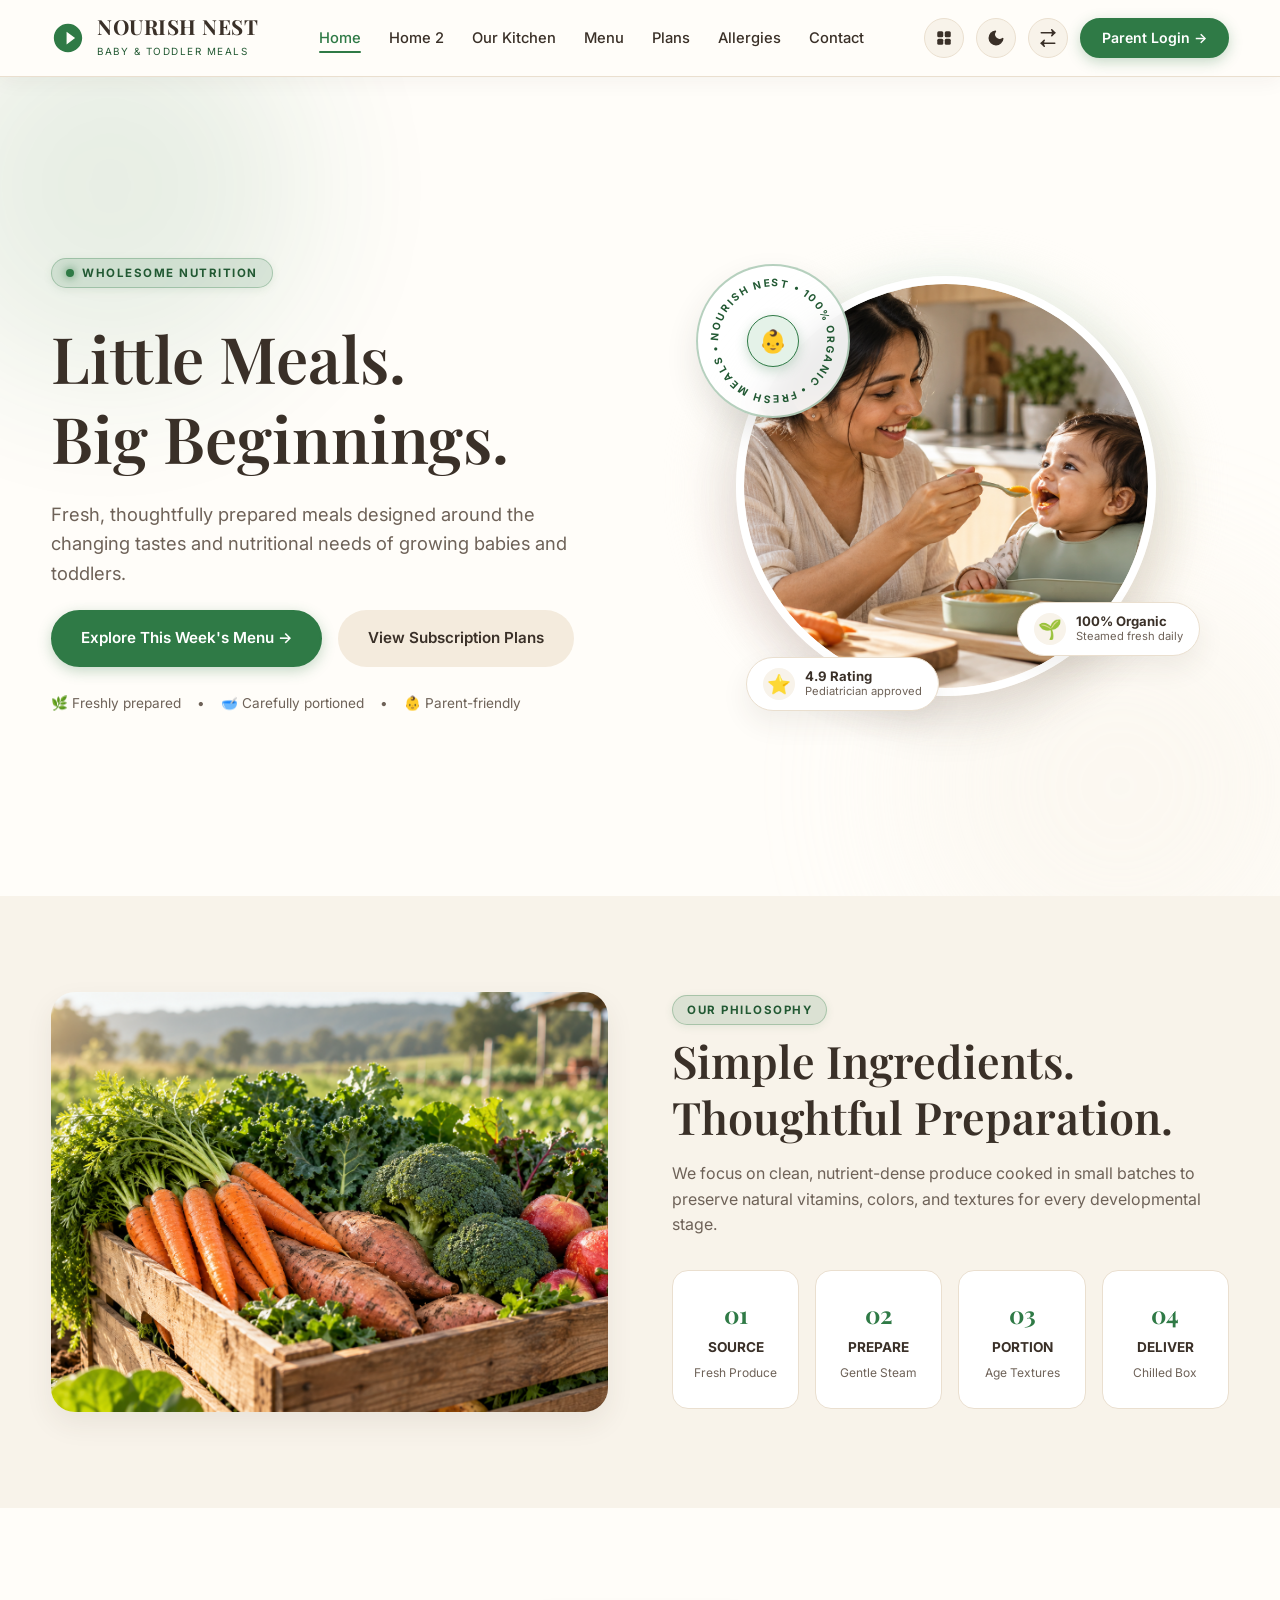
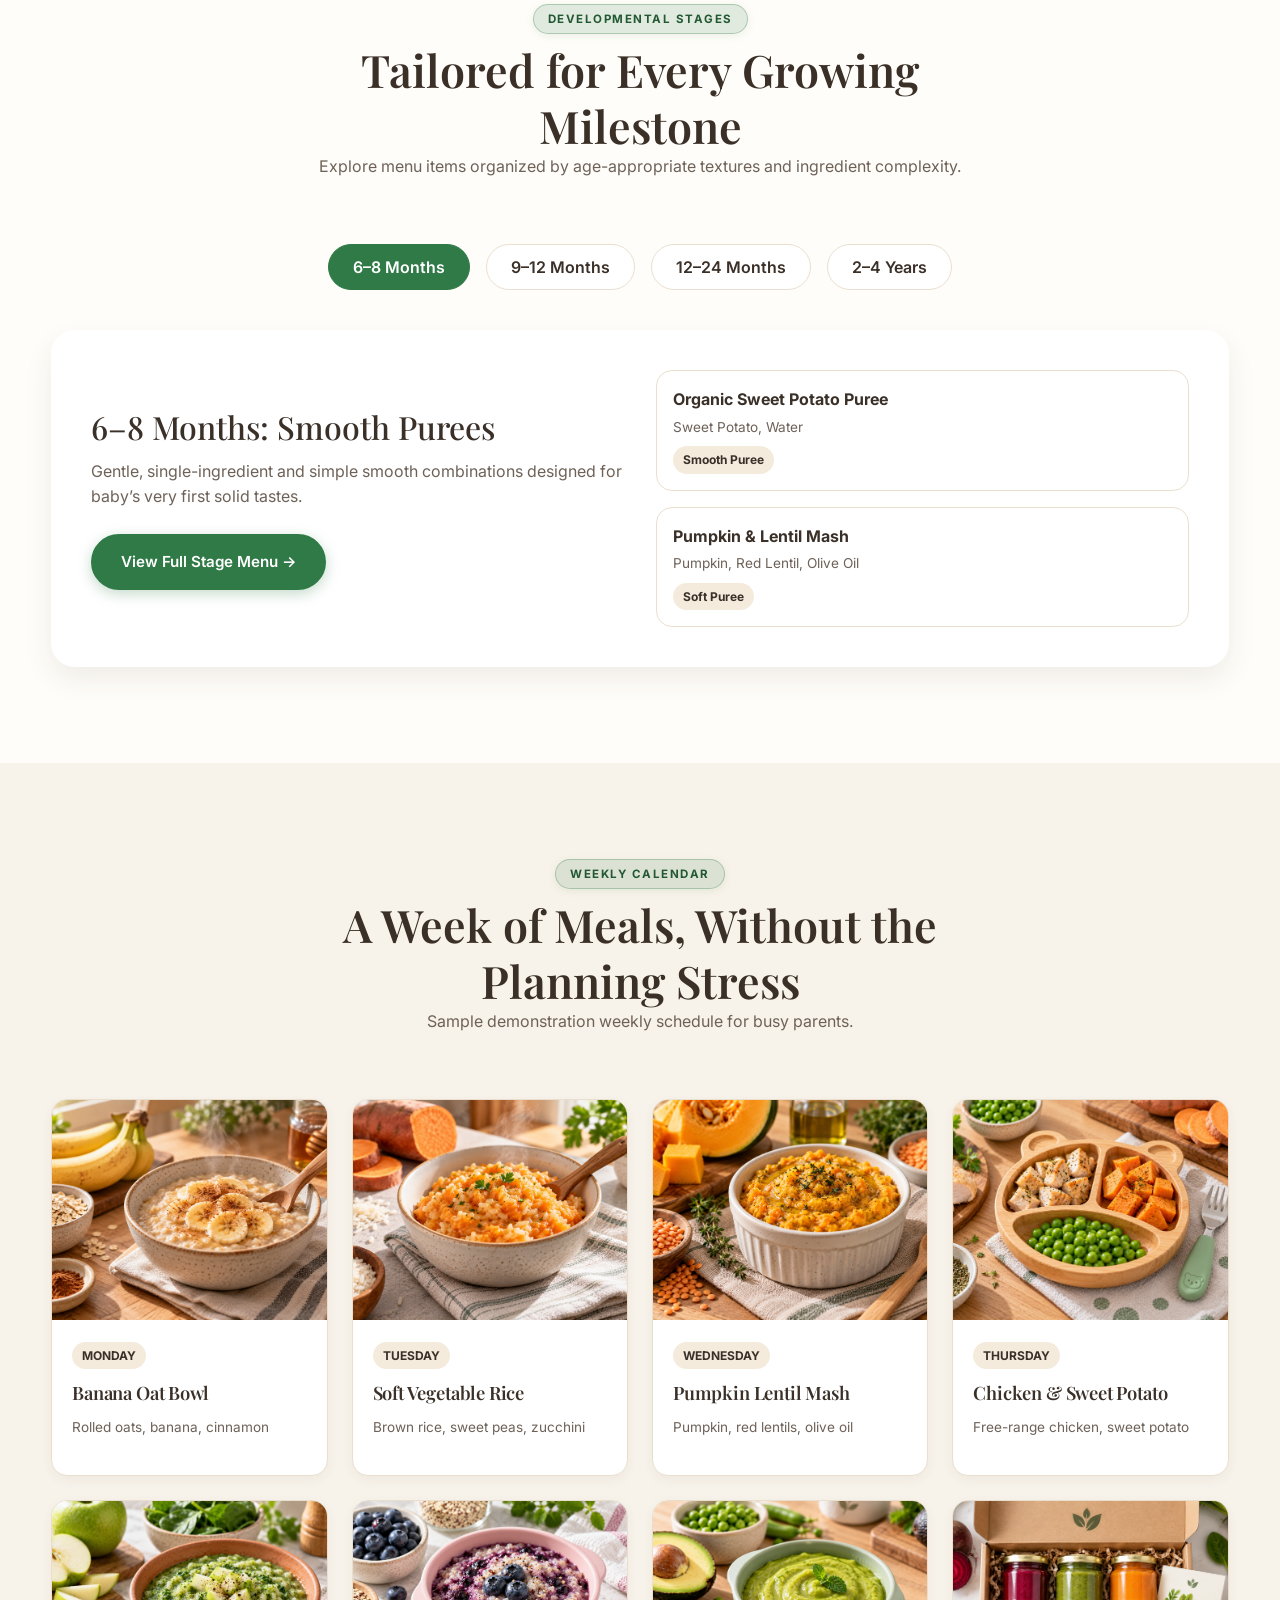
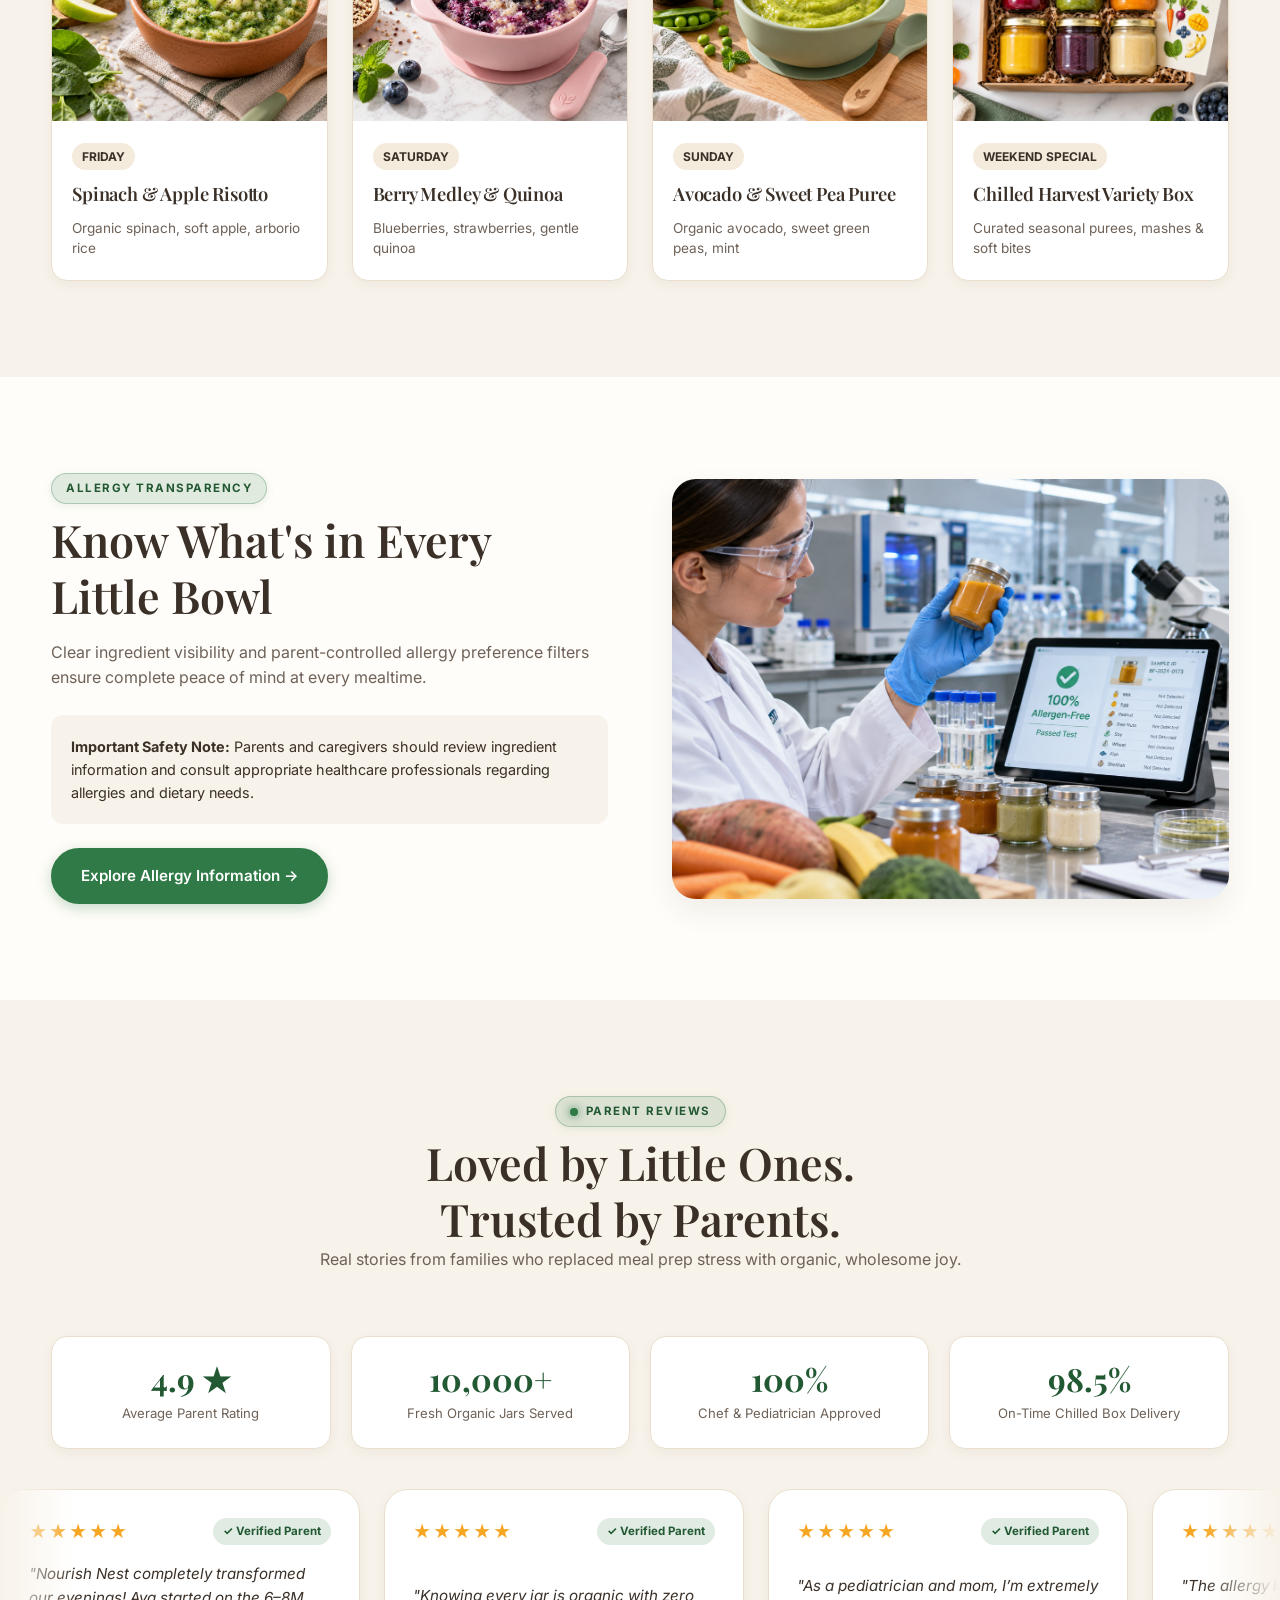
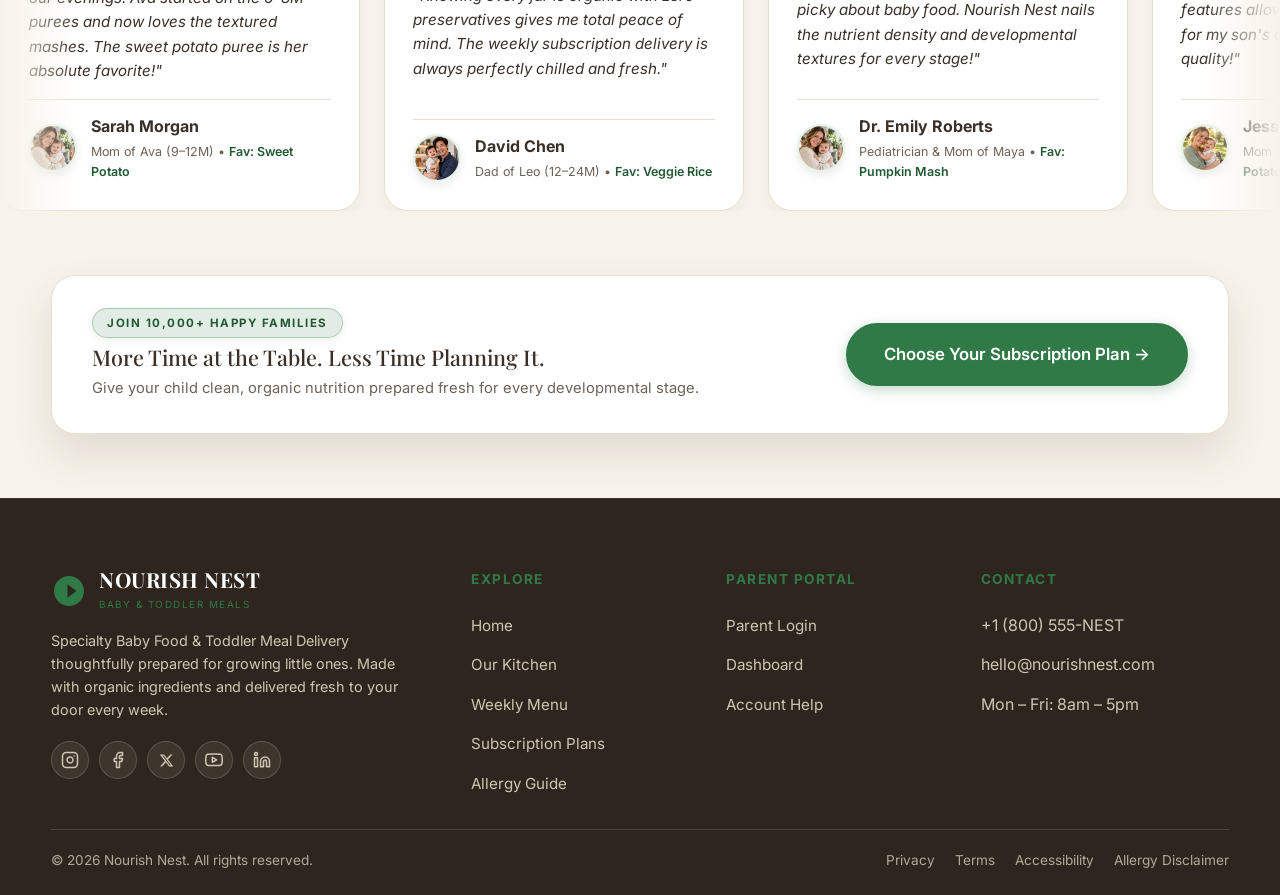
<file: index.html>
<!DOCTYPE html>
<html lang="en" data-theme="light" dir="ltr">
<head>
  <meta charset="UTF-8">
  <meta name="viewport" content="width=device-width, initial-scale=1.0">
  <title>Nourish Nest | Specialty Baby Food & Toddler Meal Delivery</title>
  <meta name="description" content="Wholesome little meals thoughtfully prepared for growing babies and toddlers. Organized by developmental age stage with allergy-aware weekly subscriptions.">
  
  <link rel="icon" type="image/svg+xml" href="assets/images/favicon.svg">
  <link rel="stylesheet" href="assets/css/style.css">
</head>
<body>

  <!-- Sticky Navbar -->
  <header class="navbar">
    <div class="container nav-container">
      <a href="index.html" class="brand-logo">
        <svg viewBox="0 0 24 24">
          <path d="M12 2C6.48 2 2 6.48 2 12s4.48 10 10 10 10-4.48 10-10S17.52 2 12 2zm-1 14.5v-9l6 4.5-6 4.5z"/>
        </svg>
        <div>
          <span class="brand-title">NOURISH NEST</span>
          <span class="brand-sub">BABY & TODDLER MEALS</span>
        </div>
      </a>

      <!-- Desktop Nav Links -->
      <ul class="nav-links">
        <li><a href="index.html" class="active">Home</a></li>
        <li><a href="index2.html">Home 2</a></li>
        <li><a href="about.html">Our Kitchen</a></li>
        <li><a href="menu.html">Menu</a></li>
        <li><a href="plans.html">Plans</a></li>
        <li><a href="allergies.html">Allergies</a></li>
        <li><a href="contact.html">Contact</a></li>
      </ul>

      <!-- Actions -->
      <div class="nav-actions">
        <!-- Professional Dashboard Grid Shortcut -->
        <a href="dashboard.html" class="icon-circle-btn" title="Parent Portal Dashboard" aria-label="Parent Portal Dashboard">
          <svg width="18" height="18" viewBox="0 0 24 24" fill="currentColor">
            <rect x="3" y="3" width="8" height="8" rx="2"/>
            <rect x="13" y="3" width="8" height="8" rx="2"/>
            <rect x="13" y="13" width="8" height="8" rx="2"/>
            <rect x="3" y="13" width="8" height="8" rx="2"/>
          </svg>
        </a>

        <!-- Theme Sun/Moon Circle Button -->
        <button class="icon-circle-btn theme-toggle-btn" aria-label="Toggle Theme"></button>
        
        <!-- RTL Left-Right Circle Button -->
        <button class="icon-circle-btn rtl-toggle-btn" aria-label="Toggle Direction"></button>
        
        <!-- Primary CTA: Parent Login -->
        <a href="login.html" class="btn btn-primary">Parent Login →</a>
      </div>

      <!-- Mobile Hamburger -->
      <button class="hamburger" aria-label="Open Menu">
        <span></span>
        <span></span>
        <span></span>
      </button>
    </div>
  </header>

  <!-- Mobile Drawer -->
  <div class="mobile-drawer">
    <ul class="mobile-nav-links">
      <li><a href="index.html" class="active">Home</a></li>
      <li><a href="index2.html">Home 2</a></li>
      <li><a href="about.html">Our Kitchen</a></li>
      <li><a href="menu.html">Menu</a></li>
      <li><a href="plans.html">Plans</a></li>
      <li><a href="allergies.html">Allergies</a></li>
      <li><a href="contact.html">Contact</a></li>
    </ul>

    <div class="mobile-controls">
      <a href="login.html" class="btn btn-primary" style="width: 100%;">Parent Login →</a>
      <div style="display: flex; gap: 12px; justify-content: center; margin-top: 12px;">
        <a href="dashboard.html" class="icon-circle-btn" title="Parent Portal Dashboard" aria-label="Parent Portal Dashboard">
          <svg width="18" height="18" viewBox="0 0 24 24" fill="currentColor">
            <rect x="3" y="3" width="8" height="8" rx="2"/>
            <rect x="13" y="3" width="8" height="8" rx="2"/>
            <rect x="13" y="13" width="8" height="8" rx="2"/>
            <rect x="3" y="13" width="8" height="8" rx="2"/>
          </svg>
        </a>
        <button class="icon-circle-btn theme-toggle-btn" aria-label="Toggle Theme"></button>
        <button class="icon-circle-btn rtl-toggle-btn" aria-label="Toggle Direction"></button>
      </div>
    </div>
  </div>

  <!-- HOME SECTION 01 — HERO -->
  <section class="hero">
    <div class="hero-bg-shapes" aria-hidden="true">
      <div class="hero-shape shape-1"></div>
      <div class="hero-shape shape-2"></div>
    </div>
    <div class="container hero-grid">
      <div class="hero-content">
        <span class="section-tag hero-badge">
          <span class="badge-dot"></span> WHOLESOME NUTRITION
        </span>
        <h1 class="hero-title">Little Meals.<br>Big Beginnings.</h1>
        <p class="hero-desc text-muted" style="font-size: 1.15rem;">
          Fresh, thoughtfully prepared meals designed around the changing tastes and nutritional needs of growing babies and toddlers.
        </p>
        <div class="hero-ctas">
          <a href="menu.html" class="btn btn-primary">Explore This Week's Menu →</a>
          <a href="plans.html" class="btn btn-secondary">View Subscription Plans</a>
        </div>
        <div class="hero-trust-badges">
          <span>🌿 Freshly prepared</span>
          <span>•</span>
          <span>🥣 Carefully portioned</span>
          <span>•</span>
          <span>👶 Parent-friendly</span>
        </div>
      </div>

      <div class="hero-image-container">
        <!-- Ambient Backlight Ring -->
        <div class="hero-circle-glow"></div>

        <!-- Main Circular Image Frame -->
        <div class="hero-image-circle">
          <img src="assets/images/hero-main-feeding.jpg" alt="Parent preparing wholesome baby meal in bright kitchen">
        </div>

        <!-- Connected Rotating Circular Text Badge -->
        <div class="hero-rotating-text-badge" title="100% Organic & Freshly Prepared">
          <svg viewBox="0 0 160 160" class="spin-text-svg">
            <path id="heroCirclePath" d="M 80, 80 m -58, 0 a 58,58 0 1,1 116,0 a 58,58 0 1,1 -116,0" fill="none"/>
            <text class="spinning-text">
              <textPath href="#heroCirclePath" startOffset="0%">
                NOURISH NEST • 100% ORGANIC • FRESH MEALS • 
              </textPath>
            </text>
          </svg>
          <div class="rotating-badge-center">
            <span class="center-emoji">👶</span>
          </div>
        </div>

        <!-- Connected Floating Badges -->
        <div class="hero-float-badge float-badge-top">
          <span class="float-icon">🌱</span>
          <div class="float-text">
            <strong>100% Organic</strong>
            <span>Steamed fresh daily</span>
          </div>
        </div>

        <div class="hero-float-badge float-badge-bottom">
          <span class="float-icon">⭐</span>
          <div class="float-text">
            <strong>4.9 Rating</strong>
            <span>Pediatrician approved</span>
          </div>
        </div>
      </div>
    </div>
  </section>

  <!-- HOME SECTION 02 — INGREDIENT STORY -->
  <section class="section section-bg-alt">
    <div class="container split-grid">
      <div class="split-image">
        <img src="assets/images/quality-farm-fresh-produce.jpg" alt="Fresh organic vegetables on kitchen counter">
      </div>
      <div>
        <span class="section-tag">OUR PHILOSOPHY</span>
        <h2>Simple Ingredients. Thoughtful Preparation.</h2>
        <p class="text-muted" style="margin-top: 16px;">
          We focus on clean, nutrient-dense produce cooked in small batches to preserve natural vitamins, colors, and textures for every developmental stage.
        </p>
        <div class="journey-timeline">
          <div class="journey-step">
            <div class="step-num">01</div>
            <strong style="font-size: 0.85rem; display: block; margin-top: 4px;">SOURCE</strong>
            <span style="font-size: 0.75rem; color: var(--text-muted);">Fresh Produce</span>
          </div>
          <div class="journey-step">
            <div class="step-num">02</div>
            <strong style="font-size: 0.85rem; display: block; margin-top: 4px;">PREPARE</strong>
            <span style="font-size: 0.75rem; color: var(--text-muted);">Gentle Steam</span>
          </div>
          <div class="journey-step">
            <div class="step-num">03</div>
            <strong style="font-size: 0.85rem; display: block; margin-top: 4px;">PORTION</strong>
            <span style="font-size: 0.75rem; color: var(--text-muted);">Age Textures</span>
          </div>
          <div class="journey-step">
            <div class="step-num">04</div>
            <strong style="font-size: 0.85rem; display: block; margin-top: 4px;">DELIVER</strong>
            <span style="font-size: 0.75rem; color: var(--text-muted);">Chilled Box</span>
          </div>
        </div>
      </div>
    </div>
  </section>

  <!-- HOME SECTION 03 — AGE-STAGE MENU -->
  <section class="section">
    <div class="container">
      <div class="section-header">
        <span class="section-tag">DEVELOPMENTAL STAGES</span>
        <h2>Tailored for Every Growing Milestone</h2>
        <p class="text-muted">Explore menu items organized by age-appropriate textures and ingredient complexity.</p>
      </div>

      <div class="age-tabs">
        <button class="tab-btn active" data-stage="6-8">6–8 Months</button>
        <button class="tab-btn" data-stage="9-12">9–12 Months</button>
        <button class="tab-btn" data-stage="12-24">12–24 Months</button>
        <button class="tab-btn" data-stage="2-4">2–4 Years</button>
      </div>

      <div class="stage-display-card">
        <div>
          <h3 id="stage-title">6–8 Months: Smooth Purees</h3>
          <p id="stage-desc" class="text-muted" style="margin-top: 12px; margin-bottom: 24px;">
            Gentle, single-ingredient and simple smooth combinations designed for baby’s very first solid tastes.
          </p>
          <a href="menu.html" class="btn btn-primary">View Full Stage Menu →</a>
        </div>
        <div id="stage-meals-list" style="display: flex; flex-direction: column; gap: 16px;">
          <div class="journey-step" style="text-align: left; padding: 16px;">
            <strong>Organic Sweet Potato Puree</strong>
            <div style="font-size: 0.85rem; color: var(--text-muted); margin-top: 4px;">Sweet Potato, Water</div>
            <span class="meal-badge" style="margin-top: 8px; display: inline-block;">Smooth Puree</span>
          </div>
          <div class="journey-step" style="text-align: left; padding: 16px;">
            <strong>Pumpkin & Lentil Mash</strong>
            <div style="font-size: 0.85rem; color: var(--text-muted); margin-top: 4px;">Pumpkin, Red Lentil, Olive Oil</div>
            <span class="meal-badge" style="margin-top: 8px; display: inline-block;">Soft Puree</span>
          </div>
        </div>
      </div>
    </div>
  </section>

  <!-- HOME SECTION 04 — WEEKLY MEAL EXPERIENCE -->
  <section class="section section-bg-alt">
    <div class="container">
      <div class="section-header">
        <span class="section-tag">WEEKLY CALENDAR</span>
        <h2>A Week of Meals, Without the Planning Stress</h2>
        <p class="text-muted">Sample demonstration weekly schedule for busy parents.</p>
      </div>

      <div class="meal-grid">
        <div class="meal-card" data-name="Banana Oat Bowl" data-stage="12–24M" data-ingredients="Rolled oats, banana, cinnamon" data-texture="Soft Mash">
          <div class="meal-card-img"><img src="assets/images/meal-banana-oat-porridge.jpg" alt="Banana Oat Bowl"></div>
          <div class="meal-card-body">
            <span class="meal-badge">MONDAY</span>
            <h4>Banana Oat Bowl</h4>
            <p class="text-muted" style="font-size: 0.85rem;">Rolled oats, banana, cinnamon</p>
          </div>
        </div>
        <div class="meal-card" data-name="Soft Vegetable Rice" data-stage="12–24M" data-ingredients="Brown rice, sweet peas, zucchini" data-texture="Textured Rice">
          <div class="meal-card-img"><img src="assets/images/meal-sweet-potato-rice.jpg" alt="Soft Vegetable Rice"></div>
          <div class="meal-card-body">
            <span class="meal-badge">TUESDAY</span>
            <h4>Soft Vegetable Rice</h4>
            <p class="text-muted" style="font-size: 0.85rem;">Brown rice, sweet peas, zucchini</p>
          </div>
        </div>
        <div class="meal-card" data-name="Pumpkin Lentil Mash" data-stage="9–12M" data-ingredients="Pumpkin, red lentils, olive oil" data-texture="Smooth Mash">
          <div class="meal-card-img"><img src="assets/images/meal-pumpkin-lentil-mash.jpg" alt="Pumpkin Lentil Mash"></div>
          <div class="meal-card-body">
            <span class="meal-badge">WEDNESDAY</span>
            <h4>Pumpkin Lentil Mash</h4>
            <p class="text-muted" style="font-size: 0.85rem;">Pumpkin, red lentils, olive oil</p>
          </div>
        </div>
        <div class="meal-card" data-name="Chicken & Sweet Potato" data-stage="12–24M" data-ingredients="Free-range chicken, sweet potato" data-texture="Soft Bites">
          <div class="meal-card-img"><img src="assets/images/meal-chicken-sweet-potato.jpg" alt="Chicken & Sweet Potato"></div>
          <div class="meal-card-body">
            <span class="meal-badge">THURSDAY</span>
            <h4>Chicken & Sweet Potato</h4>
            <p class="text-muted" style="font-size: 0.85rem;">Free-range chicken, sweet potato</p>
          </div>
        </div>
        <div class="meal-card" data-name="Spinach & Apple Risotto" data-stage="12–24M" data-ingredients="Organic spinach, soft apple, arborio rice" data-texture="Creamy Risotto">
          <div class="meal-card-img"><img src="assets/images/meal-spinach-apple-risotto.jpg" alt="Spinach & Apple Risotto"></div>
          <div class="meal-card-body">
            <span class="meal-badge">FRIDAY</span>
            <h4>Spinach & Apple Risotto</h4>
            <p class="text-muted" style="font-size: 0.85rem;">Organic spinach, soft apple, arborio rice</p>
          </div>
        </div>
        <div class="meal-card" data-name="Berry Medley & Quinoa" data-stage="9–12M" data-ingredients="Blueberries, strawberries, gentle quinoa" data-texture="Pureed Fruit Mash">
          <div class="meal-card-img"><img src="assets/images/meal-wild-berry-quinoa.jpg" alt="Berry Medley & Quinoa"></div>
          <div class="meal-card-body">
            <span class="meal-badge">SATURDAY</span>
            <h4>Berry Medley & Quinoa</h4>
            <p class="text-muted" style="font-size: 0.85rem;">Blueberries, strawberries, gentle quinoa</p>
          </div>
        </div>
        <div class="meal-card" data-name="Avocado & Sweet Pea Puree" data-stage="6–8M" data-ingredients="Organic avocado, sweet green peas, mint" data-texture="Smooth Puree">
          <div class="meal-card-img"><img src="assets/images/meal-avocado-sweet-pea.jpg" alt="Avocado & Sweet Pea Puree"></div>
          <div class="meal-card-body">
            <span class="meal-badge">SUNDAY</span>
            <h4>Avocado & Sweet Pea Puree</h4>
            <p class="text-muted" style="font-size: 0.85rem;">Organic avocado, sweet green peas, mint</p>
          </div>
        </div>
        <div class="meal-card" data-name="Organic Chilled Harvest Variety Box" data-stage="12–24M" data-ingredients="Curated seasonal puree, mashes & soft bites" data-texture="Weekly Sampler Box">
          <div class="meal-card-img"><img src="assets/images/meal-harvest-variety-box.jpg" alt="Organic Chilled Harvest Variety Box"></div>
          <div class="meal-card-body">
            <span class="meal-badge">WEEKEND SPECIAL</span>
            <h4>Chilled Harvest Variety Box</h4>
            <p class="text-muted" style="font-size: 0.85rem;">Curated seasonal purees, mashes & soft bites</p>
          </div>
        </div>
      </div>
    </div>
  </section>

  <!-- HOME SECTION 05 — ALLERGY-FIRST EXPERIENCE -->
  <section class="section">
    <div class="container split-grid">
      <div>
        <span class="section-tag">ALLERGY TRANSPARENCY</span>
        <h2>Know What's in Every Little Bowl</h2>
        <p class="text-muted" style="margin-top: 16px;">
          Clear ingredient visibility and parent-controlled allergy preference filters ensure complete peace of mind at every mealtime.
        </p>
        <div style="margin-top: 24px; padding: 20px; background: var(--bg-alt); border-radius: 12px; font-size: 0.9rem;">
          <strong>Important Safety Note:</strong> Parents and caregivers should review ingredient information and consult appropriate healthcare professionals regarding allergies and dietary needs.
        </div>
        <div style="margin-top: 24px;">
          <a href="allergies.html" class="btn btn-primary">Explore Allergy Information →</a>
        </div>
      </div>
      <div class="split-image">
        <img src="assets/images/quality-allergy-testing.jpg" alt="Allergen safety labeling and ingredients">
      </div>
    </div>
  </section>

  <!-- HOME SECTION 06 — PARENT TESTIMONIALS & TRUST (UNIQUE ANIMATED CAROUSEL) -->
  <section class="section section-bg-alt testimonials-section" style="padding-bottom: 0;">
    <div class="container">
      <div class="section-header">
        <span class="section-tag hero-badge">
          <span class="badge-dot"></span> PARENT REVIEWS
        </span>
        <h2>Loved by Little Ones.<br>Trusted by Parents.</h2>
        <p class="text-muted">Real stories from families who replaced meal prep stress with organic, wholesome joy.</p>
      </div>

      <!-- Trust Metrics Bar -->
      <div class="testimonial-metrics">
        <div class="metric-card">
          <div class="metric-number">4.9 ★</div>
          <div class="metric-label">Average Parent Rating</div>
        </div>
        <div class="metric-card">
          <div class="metric-number">10,000+</div>
          <div class="metric-label">Fresh Organic Jars Served</div>
        </div>
        <div class="metric-card">
          <div class="metric-number">100%</div>
          <div class="metric-label">Chef & Pediatrician Approved</div>
        </div>
        <div class="metric-card">
          <div class="metric-number">98.5%</div>
          <div class="metric-label">On-Time Chilled Box Delivery</div>
        </div>
      </div>
    </div>

    <!-- Infinite Animated Marquee Track (Single Clean Row) -->
    <div class="testimonial-marquee-wrapper" style="margin-top: 40px;">
      <div class="testimonial-marquee-track track-left">
        <!-- Testimonial Card 1 -->
        <div class="testimonial-card">
          <div class="testimonial-header">
            <div class="stars">★★★★★</div>
            <span class="verified-badge">✓ Verified Parent</span>
          </div>
          <p class="testimonial-quote">
            "Nourish Nest completely transformed our evenings! Ava started on the 6–8M purees and now loves the textured mashes. The sweet potato puree is her absolute favorite!"
          </p>
          <div class="testimonial-author">
            <img src="assets/images/avatar-parent-sarah-m.jpg" alt="Sarah Morgan" class="author-avatar">
            <div>
              <strong>Sarah Morgan</strong>
              <div class="author-sub">Mom of Ava (9–12M) • <span>Fav: Sweet Potato</span></div>
            </div>
          </div>
        </div>

        <!-- Testimonial Card 2 -->
        <div class="testimonial-card">
          <div class="testimonial-header">
            <div class="stars">★★★★★</div>
            <span class="verified-badge">✓ Verified Parent</span>
          </div>
          <p class="testimonial-quote">
            "Knowing every jar is organic with zero preservatives gives me total peace of mind. The weekly subscription delivery is always perfectly chilled and fresh."
          </p>
          <div class="testimonial-author">
            <img src="assets/images/avatar-parent-david-c.jpg" alt="David Chen" class="author-avatar">
            <div>
              <strong>David Chen</strong>
              <div class="author-sub">Dad of Leo (12–24M) • <span>Fav: Veggie Rice</span></div>
            </div>
          </div>
        </div>

        <!-- Testimonial Card 3 -->
        <div class="testimonial-card">
          <div class="testimonial-header">
            <div class="stars">★★★★★</div>
            <span class="verified-badge">✓ Verified Parent</span>
          </div>
          <p class="testimonial-quote">
            "As a pediatrician and mom, I’m extremely picky about baby food. Nourish Nest nails the nutrient density and developmental textures for every stage!"
          </p>
          <div class="testimonial-author">
            <img src="assets/images/avatar-parent-emily-r.jpg" alt="Dr. Emily Roberts" class="author-avatar">
            <div>
              <strong>Dr. Emily Roberts</strong>
              <div class="author-sub">Pediatrician & Mom of Maya • <span>Fav: Pumpkin Mash</span></div>
            </div>
          </div>
        </div>

        <!-- Testimonial Card 4 -->
        <div class="testimonial-card">
          <div class="testimonial-header">
            <div class="stars">★★★★★</div>
            <span class="verified-badge">✓ Verified Parent</span>
          </div>
          <p class="testimonial-quote">
            "The allergy labeling and customization features allowed us to tailor meals safely for my son's dairy sensitivity. Exceptional quality!"
          </p>
          <div class="testimonial-author">
            <img src="assets/images/avatar-parent-jessica-t.jpg" alt="Jessica Taylor" class="author-avatar">
            <div>
              <strong>Jessica Taylor</strong>
              <div class="author-sub">Mom of Noah (2–4Y) • <span>Fav: Chicken Potato</span></div>
            </div>
          </div>
        </div>

        <!-- Testimonial Card 5 -->
        <div class="testimonial-card">
          <div class="testimonial-header">
            <div class="stars">★★★★★</div>
            <span class="verified-badge">✓ Verified Parent</span>
          </div>
          <p class="testimonial-quote">
            "My picky eater toddler devoured the Spinach & Apple Risotto! Finally a healthy meal delivery service that actually tastes delicious."
          </p>
          <div class="testimonial-author">
            <img src="assets/images/avatar-parent-marcus-v.jpg" alt="Marcus Vance" class="author-avatar">
            <div>
              <strong>Marcus Vance</strong>
              <div class="author-sub">Dad of Chloe (12–24M) • <span>Fav: Spinach Risotto</span></div>
            </div>
          </div>
        </div>

        <!-- Testimonial Card 6 -->
        <div class="testimonial-card">
          <div class="testimonial-header">
            <div class="stars">★★★★★</div>
            <span class="verified-badge">✓ Verified Parent</span>
          </div>
          <p class="testimonial-quote">
            "Worth every single penny. I save 5+ hours of steaming and blending every week, and my baby gets clean, high quality organic meals."
          </p>
          <div class="testimonial-author">
            <img src="assets/images/avatar-parent-rachel-g.jpg" alt="Rachel Green" class="author-avatar">
            <div>
              <strong>Rachel Green</strong>
              <div class="author-sub">Mom of Oliver (6–8M) • <span>Fav: Berry Quinoa</span></div>
            </div>
          </div>
        </div>

        <!-- Duplicated Set for Seamless Infinite Loop -->
        <div class="testimonial-card">
          <div class="testimonial-header">
            <div class="stars">★★★★★</div>
            <span class="verified-badge">✓ Verified Parent</span>
          </div>
          <p class="testimonial-quote">
            "Nourish Nest completely transformed our evenings! Ava started on the 6–8M purees and now loves the textured mashes. The sweet potato puree is her absolute favorite!"
          </p>
          <div class="testimonial-author">
            <img src="assets/images/avatar-parent-priya-s.jpg" alt="Priya Sharma" class="author-avatar">
            <div>
              <strong>Priya Sharma</strong>
              <div class="author-sub">Mom of Aarav (8M) • <span>Fav: Mango Chia</span></div>
            </div>
          </div>
        </div>

        <div class="testimonial-card">
          <div class="testimonial-header">
            <div class="stars">★★★★★</div>
            <span class="verified-badge">✓ Verified Parent</span>
          </div>
          <p class="testimonial-quote">
            "Knowing every jar is organic with zero preservatives gives me total peace of mind. The weekly subscription delivery is always perfectly chilled and fresh."
          </p>
          <div class="testimonial-author">
            <img src="assets/images/avatar-parent-alex-k.jpg" alt="Alex Kumar" class="author-avatar">
            <div>
              <strong>Alex Kumar</strong>
              <div class="author-sub">Dad of Liam (14M) • <span>Fav: Turkey Bites</span></div>
            </div>
          </div>
        </div>

        <div class="testimonial-card">
          <div class="testimonial-header">
            <div class="stars">★★★★★</div>
            <span class="verified-badge">✓ Verified Parent</span>
          </div>
          <p class="testimonial-quote">
            "As a nutritionist, I love how clean the ingredients are. No hidden sugars, no synthetic fillers—just real whole organic food."
          </p>
          <div class="testimonial-author">
            <img src="assets/images/avatar-parent-elena-r.jpg" alt="Elena Rodriguez" class="author-avatar">
            <div>
              <strong>Elena Rodriguez</strong>
              <div class="author-sub">Mom of Mateo (10M) • <span>Fav: Avocado Pea</span></div>
            </div>
          </div>
        </div>

        <div class="testimonial-card">
          <div class="testimonial-header">
            <div class="stars">★★★★★</div>
            <span class="verified-badge">✓ Verified Parent</span>
          </div>
          <p class="testimonial-quote">
            "The allergy customization feature is a lifesaver. Being able to filter dairy and nuts gave us absolute peace of mind."
          </p>
          <div class="testimonial-author">
            <img src="assets/images/avatar-parent-james-w.jpg" alt="James Wilson" class="author-avatar">
            <div>
              <strong>James Wilson</strong>
              <div class="author-sub">Dad of Maya (2Y) • <span>Fav: Toddler Ravioli</span></div>
            </div>
          </div>
        </div>

        <div class="testimonial-card">
          <div class="testimonial-header">
            <div class="stars">★★★★★</div>
            <span class="verified-badge">✓ Verified Parent</span>
          </div>
          <p class="testimonial-quote">
            "Super fresh, beautiful packaging, and my baby eats every single bite. We couldn't be happier with Nourish Nest!"
          </p>
          <div class="testimonial-author">
            <img src="assets/images/avatar-parent-sophia-l.jpg" alt="Sophia Lee" class="author-avatar">
            <div>
              <strong>Sophia Lee</strong>
              <div class="author-sub">Mom of Kai (7M) • <span>Fav: Peach Custard</span></div>
            </div>
          </div>
        </div>

        <div class="testimonial-card">
          <div class="testimonial-header">
            <div class="stars">★★★★★</div>
            <span class="verified-badge">✓ Verified Parent</span>
          </div>
          <p class="testimonial-quote">
            "Subscribing to Nourish Nest saved our busy weeknight routines. Highly recommended to all new parents!"
          </p>
          <div class="testimonial-author">
            <img src="assets/images/avatar-parent-michael-b.jpg" alt="Michael Brown" class="author-avatar">
            <div>
              <strong>Michael Brown</strong>
              <div class="author-sub">Dad of Ben (18M) • <span>Fav: Broccoli Tots</span></div>
            </div>
          </div>
        </div>

      </div>

    </div>
  </section>

  <!-- Pre-Footer Action Banner (Matching About Page Structure) -->
  <section class="section section-bg-alt" style="padding: 64px 0;">
    <div class="container">
      <div class="cta-floating-banner">
        <div>
          <span class="section-tag" style="margin-bottom: 6px;">JOIN 10,000+ HAPPY FAMILIES</span>
          <h3 style="font-size: 1.35rem; margin-bottom: 6px;">More Time at the Table. Less Time Planning It.</h3>
          <p class="text-muted" style="font-size: 0.92rem;">Give your child clean, organic nutrition prepared fresh for every developmental stage.</p>
        </div>
        <a href="plans.html" class="btn btn-primary" style="padding: 16px 36px; font-size: 1.05rem;">Choose Your Subscription Plan →</a>
      </div>
    </div>
  </section>

  <!-- Shared Public Footer -->
  <footer class="footer">
    <div class="container">
      <div class="footer-grid">
        <div>
          <a href="index.html" class="footer-brand-logo">
            <svg viewBox="0 0 24 24">
              <path d="M12 2C6.48 2 2 6.48 2 12s4.48 10 10 10 10-4.48 10-10S17.52 2 12 2zm-1 14.5v-9l6 4.5-6 4.5z"/>
            </svg>
            <div>
              <span class="brand-title" style="color: #FFFFFF;">NOURISH NEST</span>
              <span class="brand-sub" style="color: var(--color-primary);">BABY & TODDLER MEALS</span>
            </div>
          </a>
          <p style="color: #D1C5B4; font-size: 0.9rem; line-height: 1.6;">
            Specialty Baby Food & Toddler Meal Delivery thoughtfully prepared for growing little ones. Made with organic ingredients and delivered fresh to your door every week.
          </p>

          <!-- Social Icons Bar -->
          <div class="footer-social-bar">
            <a href="#" class="footer-social-icon" aria-label="Instagram" title="Instagram">
              <svg width="18" height="18" viewBox="0 0 24 24" fill="none" stroke="currentColor" stroke-width="2" stroke-linecap="round" stroke-linejoin="round"><rect x="2" y="2" width="20" height="20" rx="5" ry="5"/><path d="M16 11.37A4 4 0 1 1 12.63 8 4 4 0 0 1 16 11.37z"/><line x1="17.5" y1="6.5" x2="17.51" y2="6.5"/></svg>
            </a>
            <a href="#" class="footer-social-icon" aria-label="Facebook" title="Facebook">
              <svg width="18" height="18" viewBox="0 0 24 24" fill="none" stroke="currentColor" stroke-width="2" stroke-linecap="round" stroke-linejoin="round"><path d="M18 2h-3a5 5 0 0 0-5 5v3H7v4h3v8h4v-8h3l1-4h-4V7a1 1 0 0 1 1-1h3z"/></svg>
            </a>
            <a href="#" class="footer-social-icon" aria-label="X" title="X">
              <svg width="15" height="15" viewBox="0 0 24 24" fill="currentColor"><path d="M18.244 2.25h3.308l-7.227 8.26 8.502 11.24H16.17l-5.214-6.817L4.99 21.75H1.68l7.73-8.835L1.254 2.25H8.08l4.713 6.231zm-1.161 17.52h1.833L7.084 4.126H5.117z"/></svg>
            </a>
            <a href="#" class="footer-social-icon" aria-label="YouTube" title="YouTube">
              <svg width="18" height="18" viewBox="0 0 24 24" fill="none" stroke="currentColor" stroke-width="2" stroke-linecap="round" stroke-linejoin="round"><path d="M22.54 6.42a2.78 2.78 0 0 0-1.94-2C18.88 4 12 4 12 4s-6.88 0-8.6.46a2.78 2.78 0 0 0-1.94 2A29 29 0 0 0 1 11.75a29 29 0 0 0 .46 5.33A2.78 2.78 0 0 0 3.4 19c1.72.46 8.6.46 8.6.46s6.88 0 8.6-.46a2.78 2.78 0 0 0 1.94-2 29 29 0 0 0 .46-5.25 29 29 0 0 0-.46-5.33z"/><polygon points="9.75 15.02 15.5 11.75 9.75 8.48 9.75 15.02"/></svg>
            </a>
            <a href="#" class="footer-social-icon" aria-label="LinkedIn" title="LinkedIn">
              <svg width="18" height="18" viewBox="0 0 24 24" fill="none" stroke="currentColor" stroke-width="2" stroke-linecap="round" stroke-linejoin="round"><path d="M16 8a6 6 0 0 1 6 6v7h-4v-7a2 2 0 0 0-2-2 2 2 0 0 0-2 2v7h-4v-7a6 6 0 0 1 6-6z"/><rect x="2" y="9" width="4" height="12"/><circle cx="4" cy="4" r="2"/></svg>
            </a>
          </div>
        </div>

        <div class="footer-col">
          <h5>EXPLORE</h5>
          <ul>
            <li><a href="index.html">Home</a></li>
            <li><a href="about.html">Our Kitchen</a></li>
            <li><a href="menu.html">Weekly Menu</a></li>
            <li><a href="plans.html">Subscription Plans</a></li>
            <li><a href="allergies.html">Allergy Guide</a></li>
          </ul>
        </div>

        <div class="footer-col">
          <h5>PARENT PORTAL</h5>
          <ul>
            <li><a href="login.html">Parent Login</a></li>
            <li><a href="dashboard.html">Dashboard</a></li>
            <li><a href="dashboard.html">Account Help</a></li>
          </ul>
        </div>

        <div class="footer-col">
          <h5>CONTACT</h5>
          <ul>
            <li><span style="color: #D1C5B4;">+1 (800) 555-NEST</span></li>
            <li><span style="color: #D1C5B4;">hello@nourishnest.com</span></li>
            <li><span style="color: #D1C5B4;">Mon – Fri: 8am – 5pm</span></li>
          </ul>
        </div>
      </div>

      <div class="footer-bottom">
        <div>© 2026 Nourish Nest. All rights reserved.</div>
        <div style="display: flex; gap: 20px;">
          <a href="#">Privacy</a>
          <a href="#">Terms</a>
          <a href="#">Accessibility</a>
          <a href="#">Allergy Disclaimer</a>
        </div>
      </div>
    </div>
  </footer>

  <!-- Public Reusable Modal -->
  <div class="modal-overlay" id="public-modal">
    <div class="modal-box">
      <button class="modal-close" aria-label="Close Modal">×</button>
      <div class="modal-body"></div>
    </div>
  </div>

  <!-- Floating Back to Top Button -->
  <button class="back-to-top" id="backToTopBtn" aria-label="Back to top" title="Back to top">
    <svg width="20" height="20" viewBox="0 0 24 24" fill="none" stroke="currentColor" stroke-width="2.5" stroke-linecap="round" stroke-linejoin="round">
      <polyline points="18 15 12 9 6 15"/>
    </svg>
  </button>

  <script src="assets/js/main.js"></script>
</body>
</html>
</file>
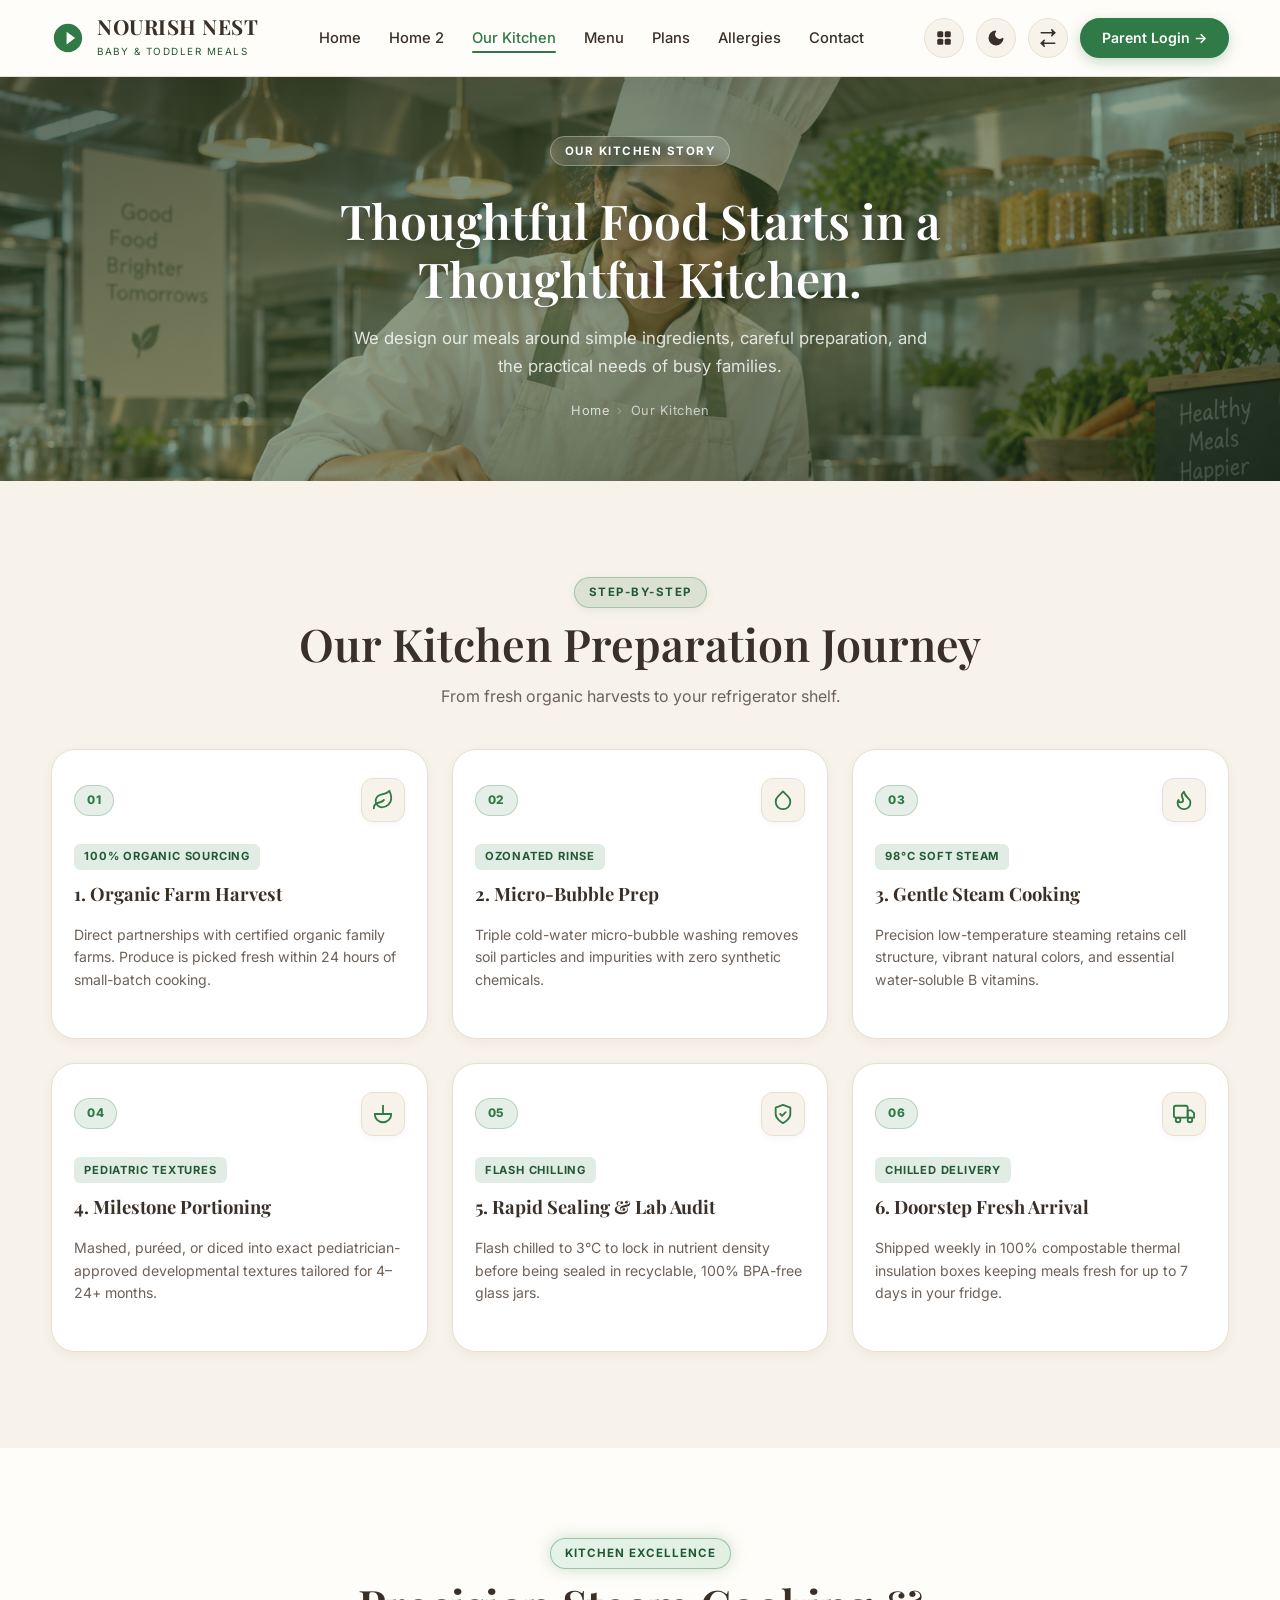
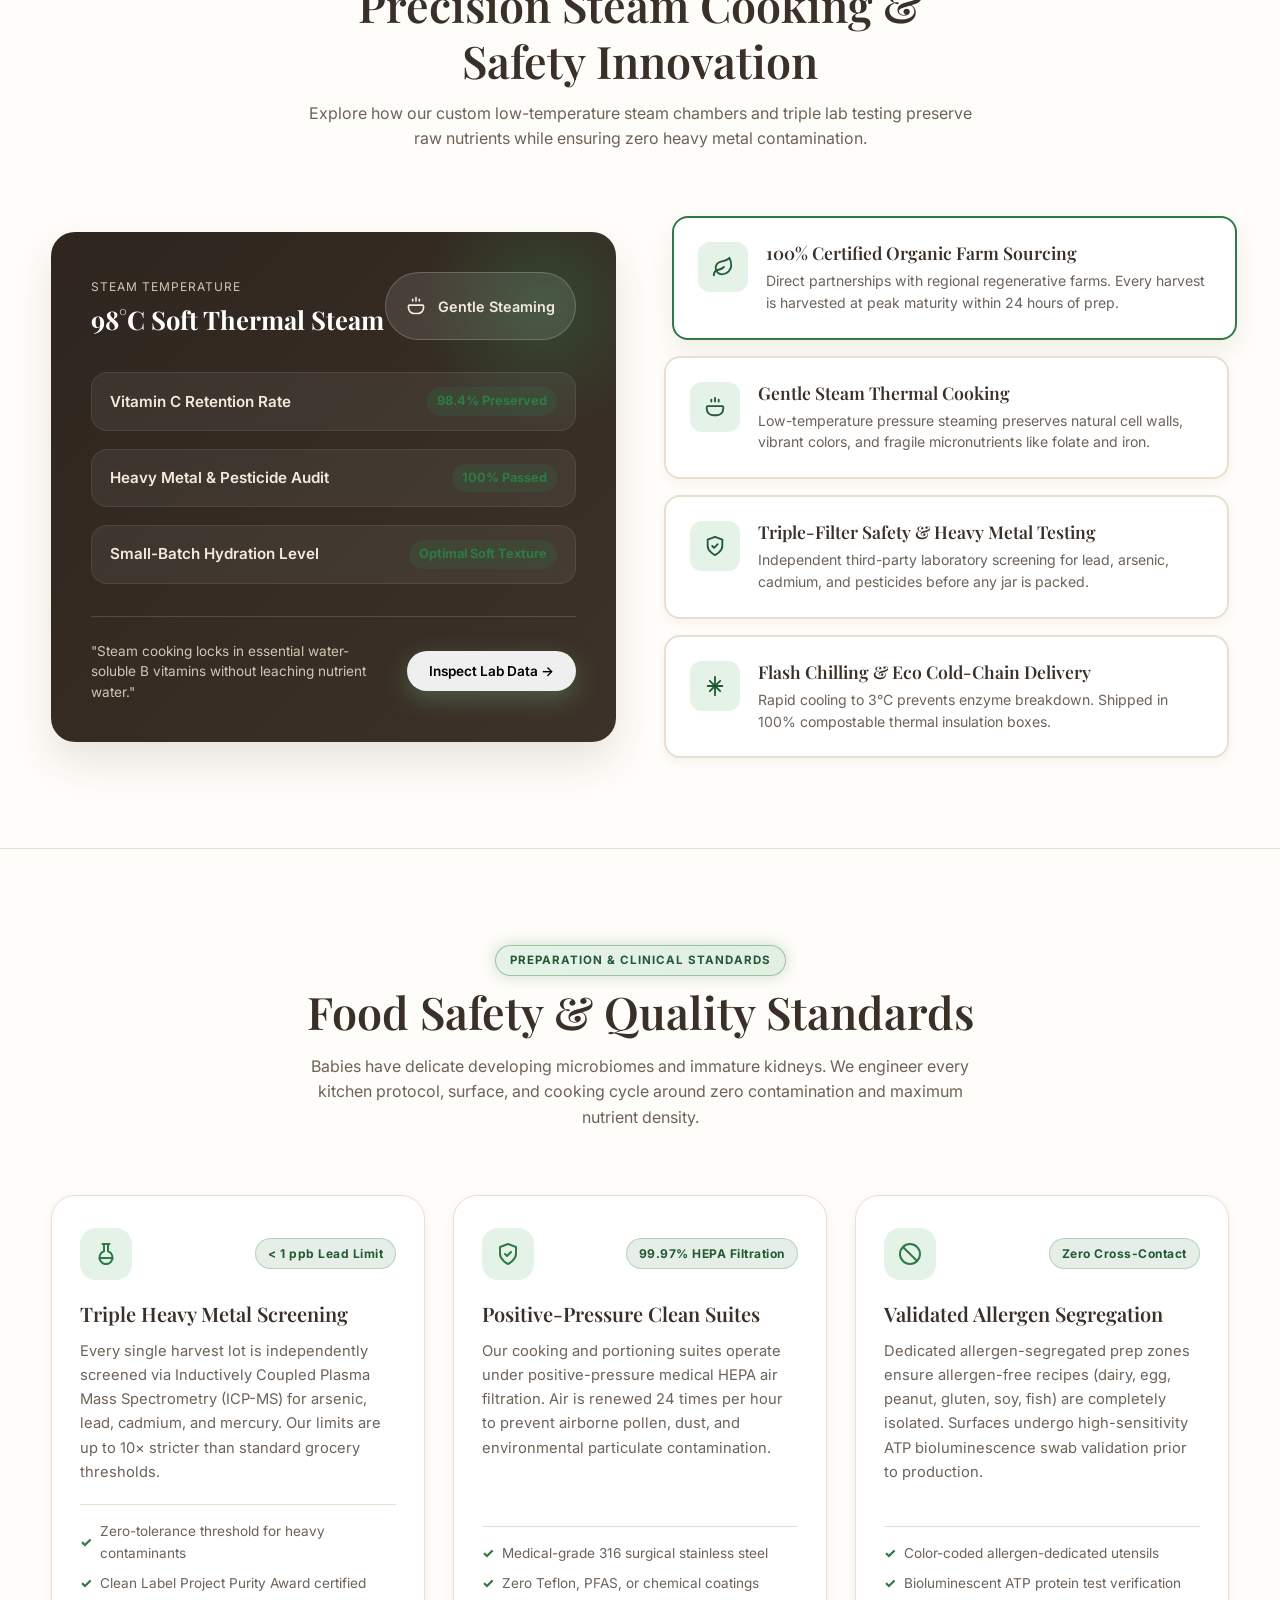
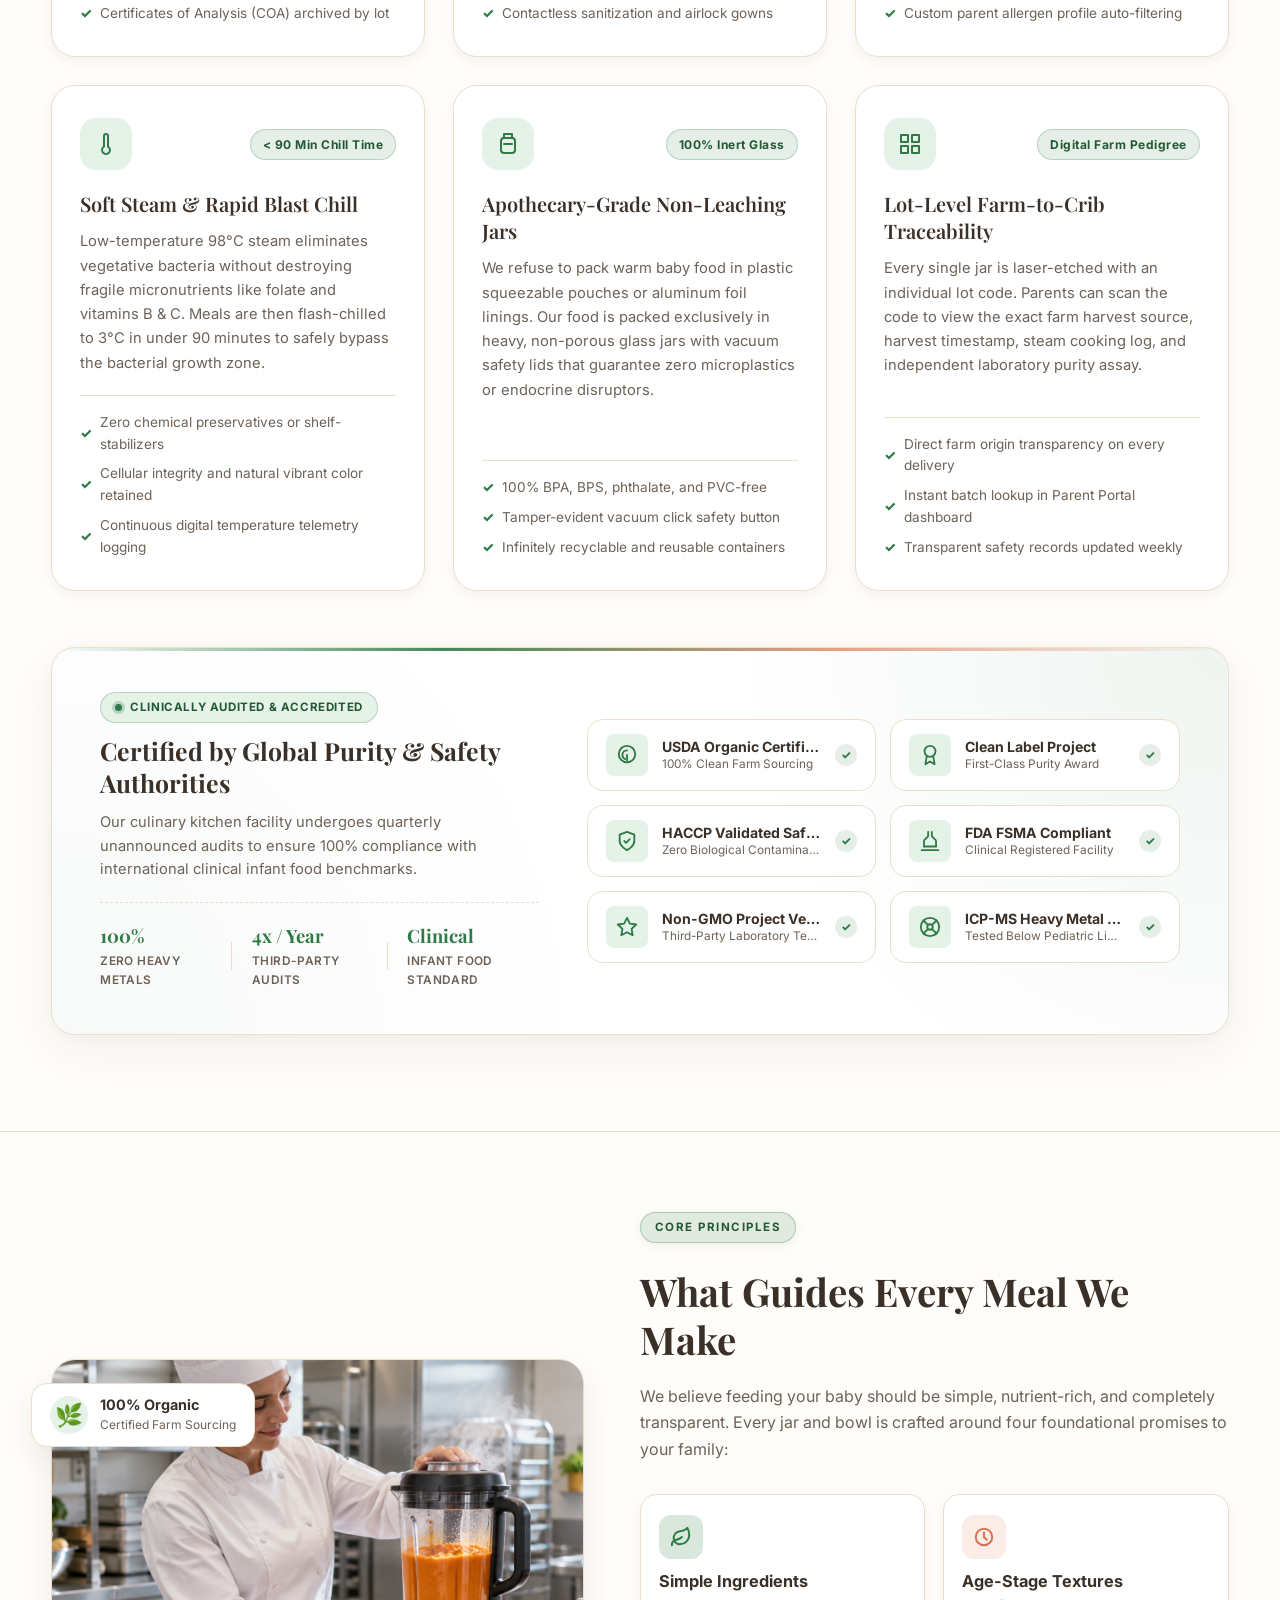
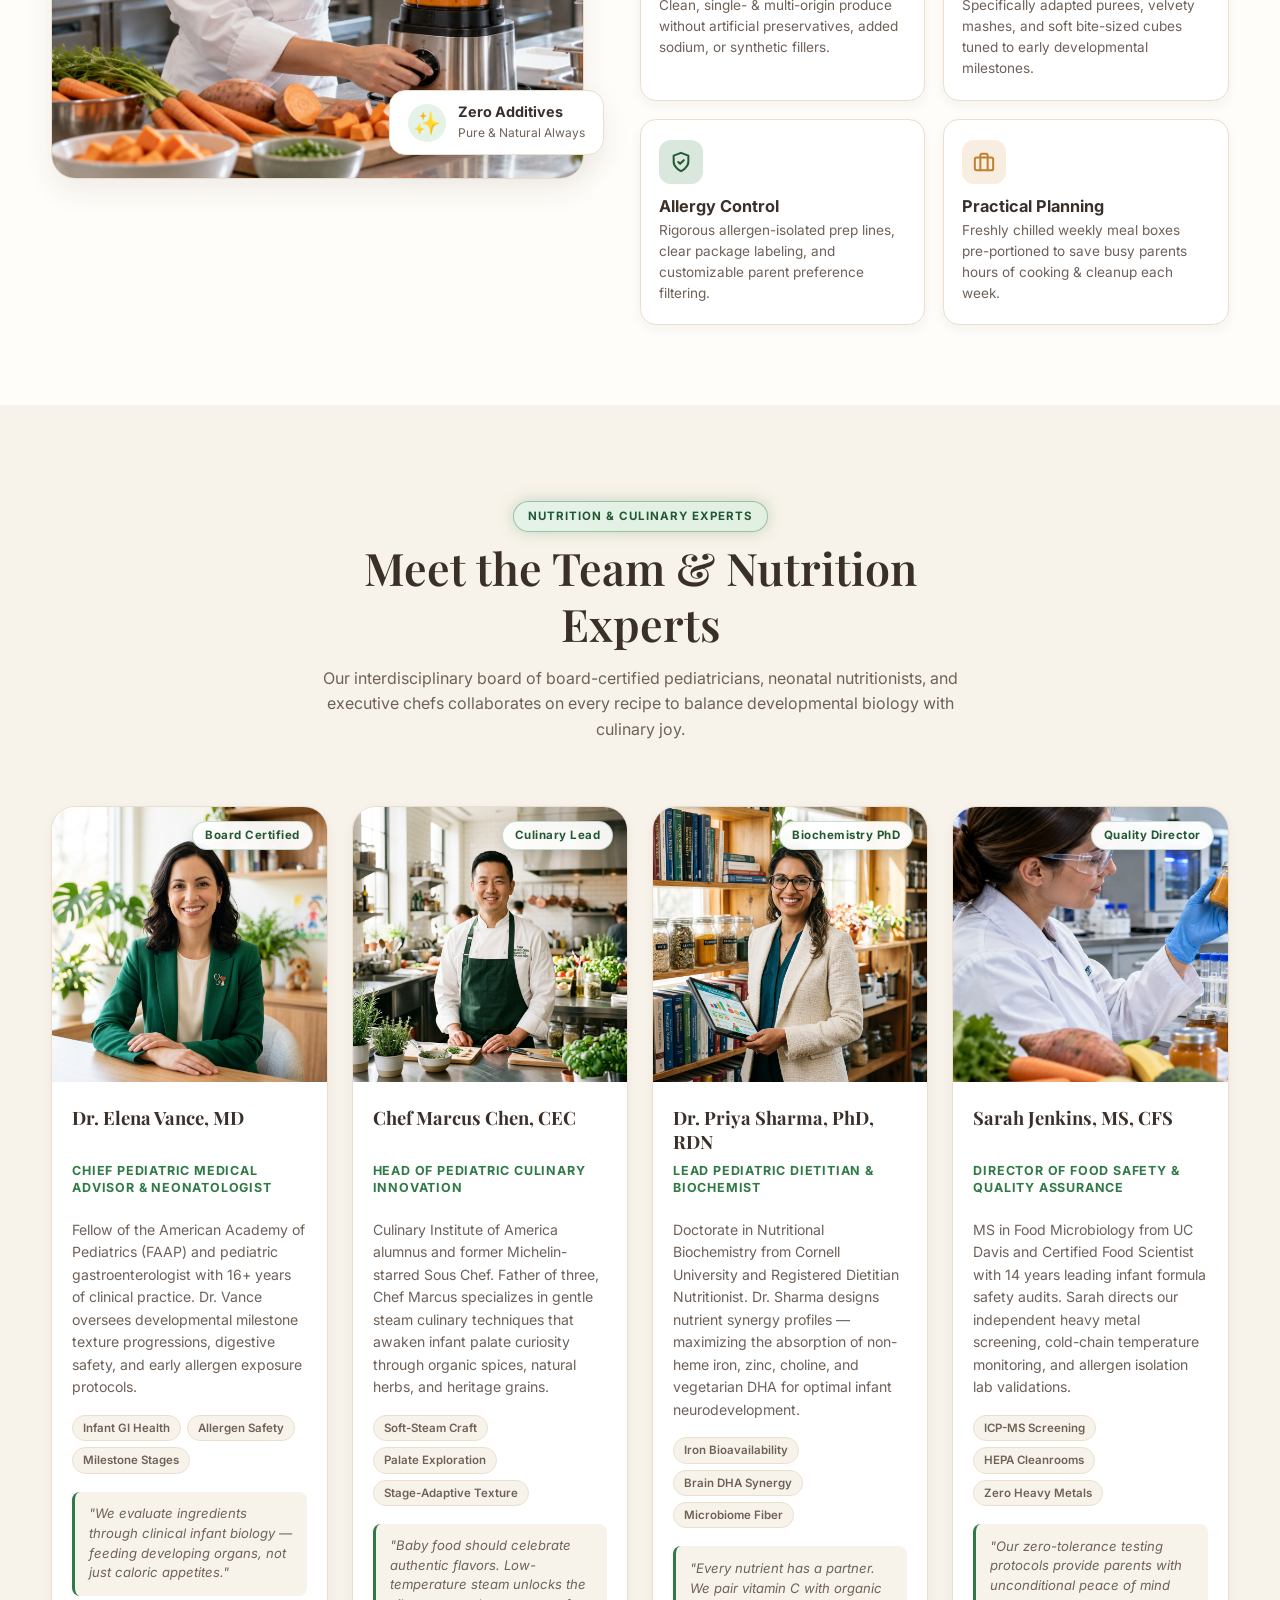
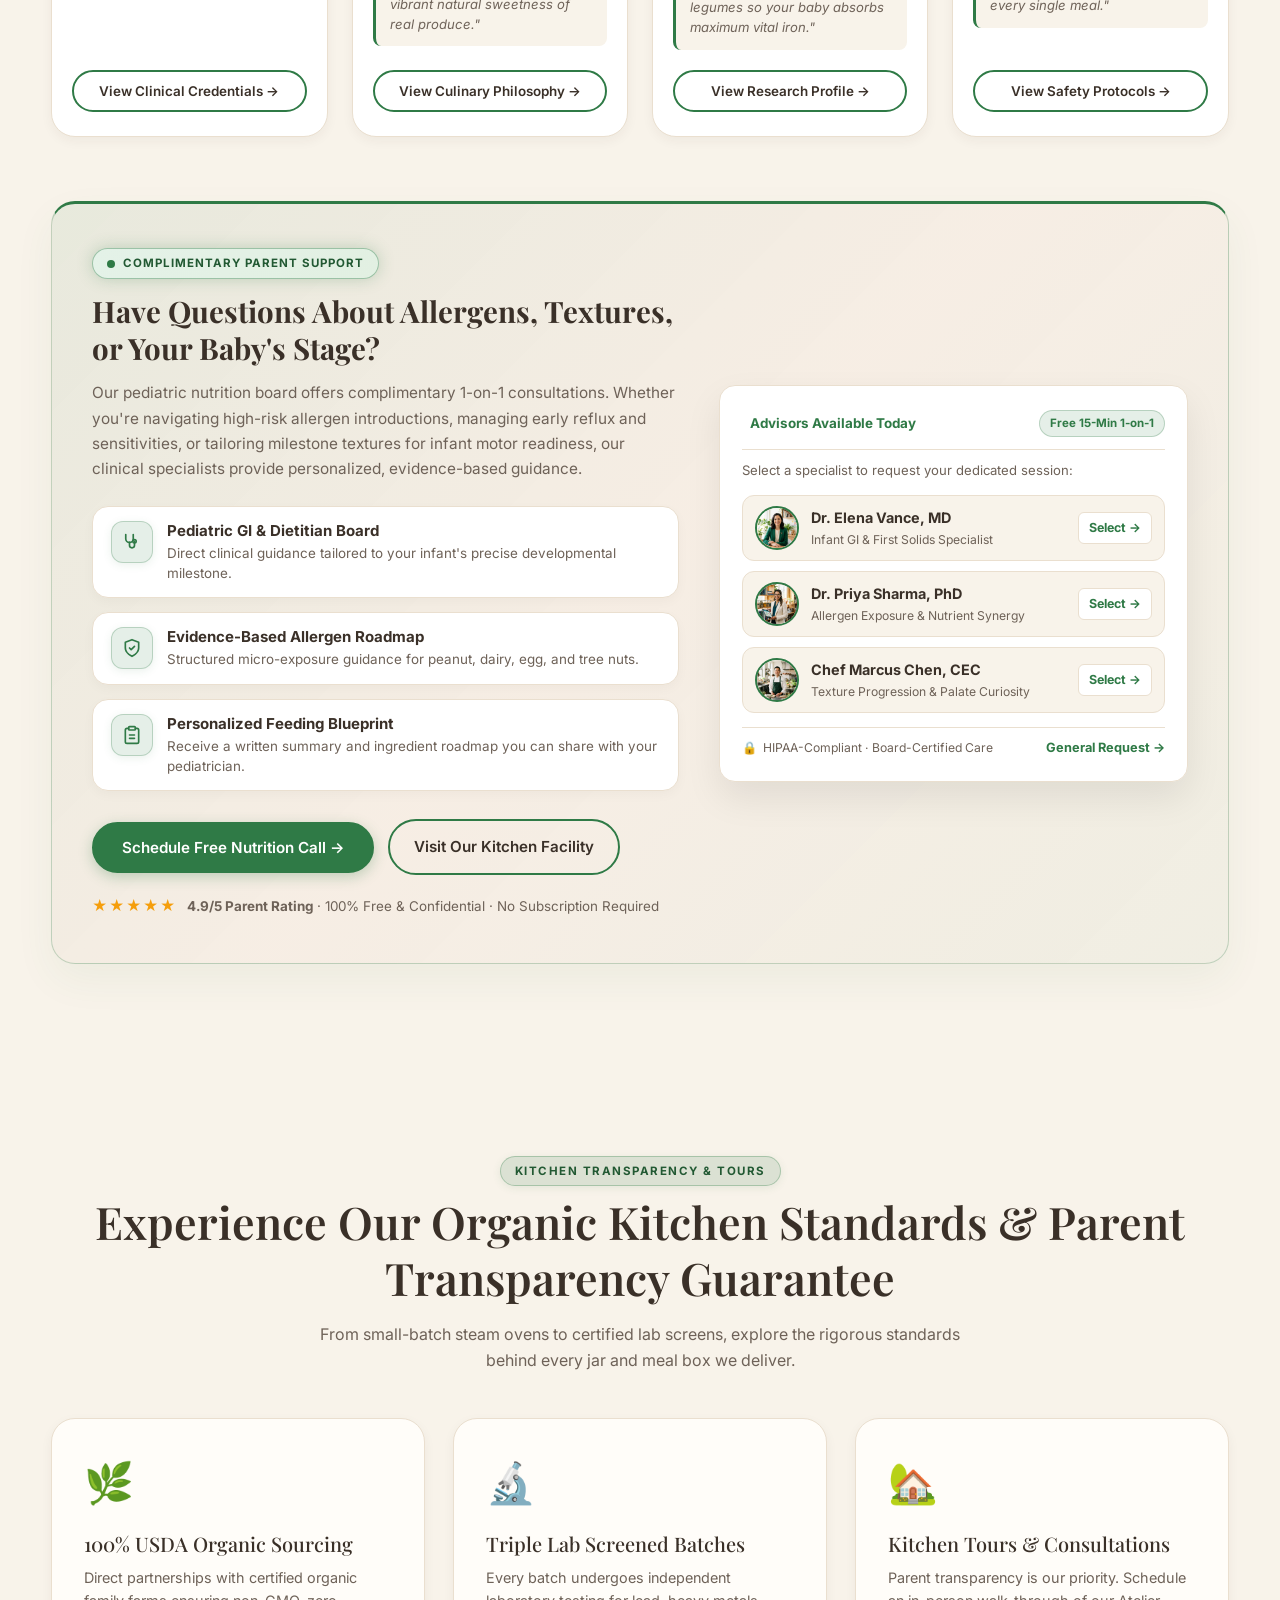
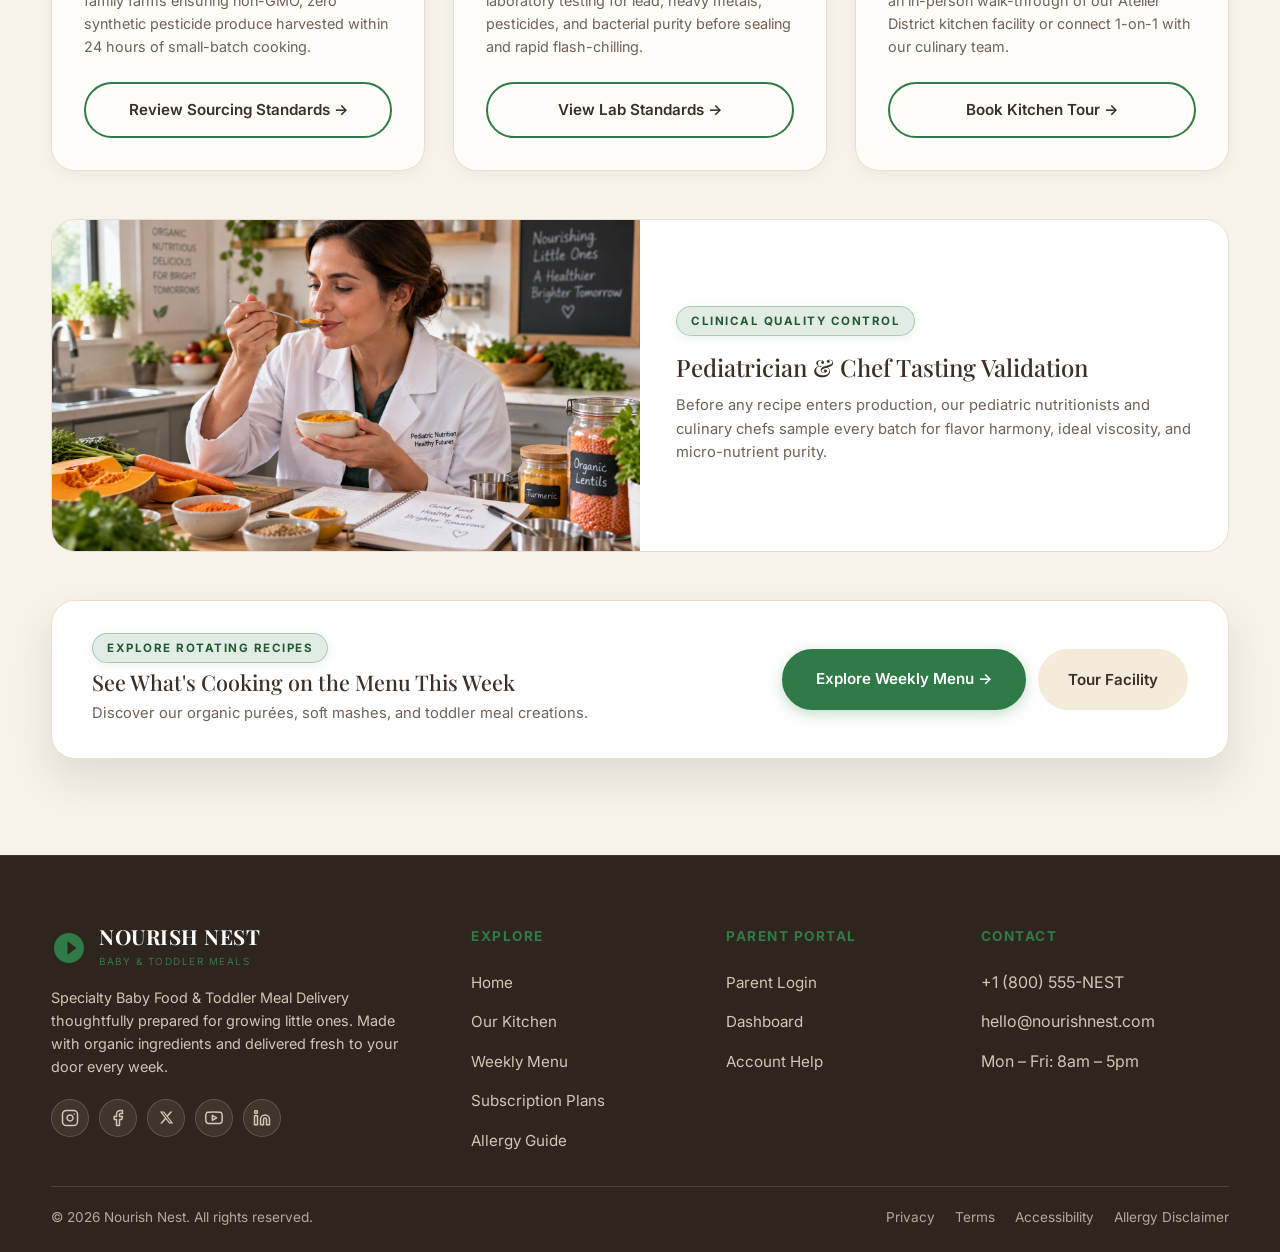
<file: about.html>
<!DOCTYPE html>
<html lang="en" data-theme="light" dir="ltr">
<head>
  <meta charset="UTF-8">
  <meta name="viewport" content="width=device-width, initial-scale=1.0">
  <title>Our Kitchen | Nourish Nest Specialty Baby Food</title>
  <meta name="description" content="Learn about the Nourish Nest kitchen philosophy, small batch organic cooking process, and food safety standards.">
  <link rel="icon" type="image/svg+xml" href="assets/images/favicon.svg">
  <link rel="stylesheet" href="assets/css/style.css">
</head>
<body>

  <!-- Sticky Navbar -->
  <header class="navbar">
    <div class="container nav-container">
      <a href="index.html" class="brand-logo">
        <svg viewBox="0 0 24 24">
          <path d="M12 2C6.48 2 2 6.48 2 12s4.48 10 10 10 10-4.48 10-10S17.52 2 12 2zm-1 14.5v-9l6 4.5-6 4.5z"/>
        </svg>
        <div>
          <span class="brand-title">NOURISH NEST</span>
          <span class="brand-sub">BABY & TODDLER MEALS</span>
        </div>
      </a>

      <ul class="nav-links">
        <li><a href="index.html">Home</a></li>
        <li><a href="index2.html">Home 2</a></li>
        <li><a href="about.html" class="active">Our Kitchen</a></li>
        <li><a href="menu.html">Menu</a></li>
        <li><a href="plans.html">Plans</a></li>
        <li><a href="allergies.html">Allergies</a></li>
        <li><a href="contact.html">Contact</a></li>
      </ul>

      <div class="nav-actions">
        <a href="dashboard.html" class="icon-circle-btn" title="Parent Portal Dashboard" aria-label="Parent Portal Dashboard">
          <svg width="18" height="18" viewBox="0 0 24 24" fill="currentColor">
            <rect x="3" y="3" width="8" height="8" rx="2"/>
            <rect x="13" y="3" width="8" height="8" rx="2"/>
            <rect x="13" y="13" width="8" height="8" rx="2"/>
            <rect x="3" y="13" width="8" height="8" rx="2"/>
          </svg>
        </a>
        <button class="icon-circle-btn theme-toggle-btn" aria-label="Toggle Theme"></button>
        <button class="icon-circle-btn rtl-toggle-btn" aria-label="Toggle Direction"></button>
        <a href="login.html" class="btn btn-primary">Parent Login →</a>
      </div>

      <button class="hamburger" aria-label="Open Menu">
        <span></span>
        <span></span>
        <span></span>
      </button>
    </div>
  </header>

  <!-- Mobile Drawer -->
  <div class="mobile-drawer">
    <ul class="mobile-nav-links">
      <li><a href="index.html">Home</a></li>
      <li><a href="index2.html">Home 2</a></li>
      <li><a href="about.html" class="active">Our Kitchen</a></li>
      <li><a href="menu.html">Menu</a></li>
      <li><a href="plans.html">Plans</a></li>
      <li><a href="allergies.html">Allergies</a></li>
      <li><a href="contact.html">Contact</a></li>
    </ul>
    <div class="mobile-controls">
      <a href="login.html" class="btn btn-primary" style="width: 100%;">Parent Login →</a>
      <div style="display: flex; gap: 12px; justify-content: center; margin-top: 12px;">
        <a href="dashboard.html" class="icon-circle-btn" title="Parent Portal Dashboard" aria-label="Parent Portal Dashboard">
          <svg width="18" height="18" viewBox="0 0 24 24" fill="currentColor">
            <rect x="3" y="3" width="8" height="8" rx="2"/>
            <rect x="13" y="3" width="8" height="8" rx="2"/>
            <rect x="13" y="13" width="8" height="8" rx="2"/>
            <rect x="3" y="13" width="8" height="8" rx="2"/>
          </svg>
        </a>
        <button class="icon-circle-btn theme-toggle-btn" aria-label="Toggle Theme"></button>
        <button class="icon-circle-btn rtl-toggle-btn" aria-label="Toggle Direction"></button>
      </div>
    </div>
  </div>

  <!-- ABOUT SECTION 01 — HERO -->
  <section class="page-hero" style="background-image: url('assets/images/hero-kitchen-chef.jpg'); background-position: center top;">
    <div class="page-hero-inner">
      <span class="section-tag">OUR KITCHEN STORY</span>
      <h1>Thoughtful Food Starts in a Thoughtful Kitchen.</h1>
      <p class="text-muted">
        We design our meals around simple ingredients, careful preparation, and the practical needs of busy families.
      </p>
      <nav class="page-hero-breadcrumb" aria-label="Breadcrumb">
        <a href="index.html">Home</a>
        <span class="sep">›</span>
        <span>Our Kitchen</span>
      </nav>
    </div>
  </section>

  <!-- ABOUT SECTION 02 — KITCHEN PROCESS TIMELINE -->
  <section class="section section-bg-alt">
    <div class="container text-center">
      <span class="section-tag">STEP-BY-STEP</span>
      <h2>Our Kitchen Preparation Journey</h2>
      <p class="text-muted" style="max-width: 600px; margin: 12px auto 0;">From fresh organic harvests to your refrigerator shelf.</p>

      <div class="journey-timeline-rich">
        
        <!-- Step 1 -->
        <div class="journey-step-card">
          <div class="journey-step-header">
            <span class="journey-step-num">01</span>
            <div class="journey-step-svg-icon">
              <svg width="22" height="22" viewBox="0 0 24 24" fill="none" stroke="currentColor" stroke-width="2" stroke-linecap="round" stroke-linejoin="round">
                <path d="M11 20A7 7 0 0 1 9.8 6.1C15.5 5 17 4.48 19 2c1 2 2 4.18 2 8 0 5.5-4.78 10-10 10Z"/>
                <path d="M2 21c0-3 1.85-5.36 5.08-6C9.5 14.52 12 13 13 12"/>
              </svg>
            </div>
          </div>
          <div>
            <span class="journey-step-tag">100% Organic Sourcing</span>
            <h4>1. Organic Farm Harvest</h4>
            <p>Direct partnerships with certified organic family farms. Produce is picked fresh within 24 hours of small-batch cooking.</p>
          </div>
        </div>

        <!-- Step 2 -->
        <div class="journey-step-card">
          <div class="journey-step-header">
            <span class="journey-step-num">02</span>
            <div class="journey-step-svg-icon">
              <svg width="22" height="22" viewBox="0 0 24 24" fill="none" stroke="currentColor" stroke-width="2" stroke-linecap="round" stroke-linejoin="round">
                <path d="M12 2.69l5.66 5.66a8 8 0 1 1-11.31 0z"/>
              </svg>
            </div>
          </div>
          <div>
            <span class="journey-step-tag">Ozonated Rinse</span>
            <h4>2. Micro-Bubble Prep</h4>
            <p>Triple cold-water micro-bubble washing removes soil particles and impurities with zero synthetic chemicals.</p>
          </div>
        </div>

        <!-- Step 3 -->
        <div class="journey-step-card">
          <div class="journey-step-header">
            <span class="journey-step-num">03</span>
            <div class="journey-step-svg-icon">
              <svg width="22" height="22" viewBox="0 0 24 24" fill="none" stroke="currentColor" stroke-width="2" stroke-linecap="round" stroke-linejoin="round">
                <path d="M8.5 14.5A2.5 2.5 0 0 0 11 12c0-1.38-.5-2-1-3-1.072-2.143-.224-4.054 2-6 .5 2.5 2 4.9 4 6.5 2 1.6 3 3.5 3 5.5a7 7 0 1 1-14 0c0-1.153.433-2.294 1-3a2.5 2.5 0 0 0 2.5 2.5z"/>
              </svg>
            </div>
          </div>
          <div>
            <span class="journey-step-tag">98°C Soft Steam</span>
            <h4>3. Gentle Steam Cooking</h4>
            <p>Precision low-temperature steaming retains cell structure, vibrant natural colors, and essential water-soluble B vitamins.</p>
          </div>
        </div>

        <!-- Step 4 -->
        <div class="journey-step-card">
          <div class="journey-step-header">
            <span class="journey-step-num">04</span>
            <div class="journey-step-svg-icon">
              <svg width="22" height="22" viewBox="0 0 24 24" fill="none" stroke="currentColor" stroke-width="2" stroke-linecap="round" stroke-linejoin="round">
                <path d="M12 21a9 9 0 0 0 9-9H3a9 9 0 0 0 9 9Z"/>
                <line x1="12" y1="3" x2="12" y2="12"/>
              </svg>
            </div>
          </div>
          <div>
            <span class="journey-step-tag">Pediatric Textures</span>
            <h4>4. Milestone Portioning</h4>
            <p>Mashed, puréed, or diced into exact pediatrician-approved developmental textures tailored for 4–24+ months.</p>
          </div>
        </div>

        <!-- Step 5 -->
        <div class="journey-step-card">
          <div class="journey-step-header">
            <span class="journey-step-num">05</span>
            <div class="journey-step-svg-icon">
              <svg width="22" height="22" viewBox="0 0 24 24" fill="none" stroke="currentColor" stroke-width="2" stroke-linecap="round" stroke-linejoin="round">
                <path d="M12 22s8-4 8-10V5l-8-3-8 3v7c0 6 8 10 8 10z"/>
                <path d="m9 12 2 2 4-4"/>
              </svg>
            </div>
          </div>
          <div>
            <span class="journey-step-tag">Flash Chilling</span>
            <h4>5. Rapid Sealing & Lab Audit</h4>
            <p>Flash chilled to 3°C to lock in nutrient density before being sealed in recyclable, 100% BPA-free glass jars.</p>
          </div>
        </div>

        <!-- Step 6 -->
        <div class="journey-step-card">
          <div class="journey-step-header">
            <span class="journey-step-num">06</span>
            <div class="journey-step-svg-icon">
              <svg width="22" height="22" viewBox="0 0 24 24" fill="none" stroke="currentColor" stroke-width="2" stroke-linecap="round" stroke-linejoin="round">
                <rect x="1" y="3" width="15" height="13" rx="2" ry="2"/>
                <polygon points="16 8 20 8 23 11 23 16 16 16 16 8"/>
                <circle cx="5.5" cy="18.5" r="2.5"/>
                <circle cx="18.5" cy="18.5" r="2.5"/>
              </svg>
            </div>
          </div>
          <div>
            <span class="journey-step-tag">Chilled Delivery</span>
            <h4>6. Doorstep Fresh Arrival</h4>
            <p>Shipped weekly in 100% compostable thermal insulation boxes keeping meals fresh for up to 7 days in your fridge.</p>
          </div>
        </div>

      </div>
    </div>
  </section>

  <!-- OUR KITCHEN SECTION — FARM-TO-JAR QUALITY & STEAM INNOVATION (UNIQUE SECTION) -->
  <section class="section kitchen-quality-section">
    <div class="container">
      <div class="section-header text-center">
        <span class="section-tag glow-tag">KITCHEN EXCELLENCE</span>
        <h2>Precision Steam Cooking & Safety Innovation</h2>
        <p class="text-muted" style="max-width: 680px; margin: 12px auto 0;">
          Explore how our custom low-temperature steam chambers and triple lab testing preserve raw nutrients while ensuring zero heavy metal contamination.
        </p>
      </div>

      <div class="kitchen-quality-grid">
        
        <!-- Left Column: Interactive Animated Steam Chamber Gauge -->
        <div class="steam-chamber-card">
          <div class="steam-chamber-bg-glow"></div>
          
          <div class="steam-dial-display">
            <div>
              <span class="temp-label">STEAM TEMPERATURE</span>
              <div class="temp-number" id="kitchenTempDisplay">98°C Soft Thermal Steam</div>
            </div>
            <div class="steam-temp-badge">
              <span class="steam-icon-pulse" id="kitchenPillarIcon">
                <svg width="20" height="20" viewBox="0 0 24 24" fill="none" stroke="currentColor" stroke-width="2" stroke-linecap="round" stroke-linejoin="round">
                  <path d="M12 2v4M8 4v2M16 4v2M4 11h16a1 1 0 0 1 1 1v2a7 7 0 0 1-7 7H10a7 7 0 0 1-7-7v-2a1 1 0 0 1 1-1z"/>
                </svg>
              </span>
              <span style="font-weight: 600; font-size: 0.9rem;" id="kitchenPillarBadge">Gentle Steaming</span>
            </div>
          </div>

          <div class="steam-metrics-list" id="kitchenMetricList">
            <div class="steam-metric-row">
              <div class="metric-title-wrap">
                <span>Vitamin C Retention Rate</span>
              </div>
              <span class="metric-status-tag">98.4% Preserved</span>
            </div>

            <div class="steam-metric-row">
              <div class="metric-title-wrap">
                <span>Heavy Metal & Pesticide Audit</span>
              </div>
              <span class="metric-status-tag">100% Passed</span>
            </div>

            <div class="steam-metric-row">
              <div class="metric-title-wrap">
                <span>Small-Batch Hydration Level</span>
              </div>
              <span class="metric-status-tag">Optimal Soft Texture</span>
            </div>
          </div>

          <div class="steam-card-footer">
            <div class="steam-note-text" id="kitchenNoteText">
              "Steam cooking locks in essential water-soluble B vitamins without leaching nutrient water."
            </div>
            <button class="btn btn-shine steam-inspect-btn" id="inspectKitchenBatchBtn" type="button">
              Inspect Lab Data →
            </button>
          </div>
        </div>

        <!-- Right Column: Interactive Pillar Cards -->
        <div class="kitchen-pillars-deck" role="tablist">
          <div class="pillar-interactive-card active" data-pillar="1" role="tab" aria-selected="true">
            <div class="pillar-icon-box">
              <svg width="22" height="22" viewBox="0 0 24 24" fill="none" stroke="currentColor" stroke-width="2" stroke-linecap="round" stroke-linejoin="round">
                <path d="M11 20A7 7 0 0 1 9.8 6.1C15.5 5 17 4.4 19 2c1 2 2 4.18 2 8 0 5.5-4.78 10-10 10Z"/>
                <path d="M2 21c0-3 1.85-5.36 5.08-6C9.5 14.52 12 13 13 12"/>
              </svg>
            </div>
            <div class="pillar-card-body">
              <h4>100% Certified Organic Farm Sourcing</h4>
              <p>Direct partnerships with regional regenerative farms. Every harvest is harvested at peak maturity within 24 hours of prep.</p>
            </div>
          </div>

          <div class="pillar-interactive-card" data-pillar="2" role="tab" aria-selected="false">
            <div class="pillar-icon-box">
              <svg width="22" height="22" viewBox="0 0 24 24" fill="none" stroke="currentColor" stroke-width="2" stroke-linecap="round" stroke-linejoin="round">
                <path d="M12 2v4M8 4v2M16 4v2M4 11h16a1 1 0 0 1 1 1v2a7 7 0 0 1-7 7H10a7 7 0 0 1-7-7v-2a1 1 0 0 1 1-1z"/>
              </svg>
            </div>
            <div class="pillar-card-body">
              <h4>Gentle Steam Thermal Cooking</h4>
              <p>Low-temperature pressure steaming preserves natural cell walls, vibrant colors, and fragile micronutrients like folate and iron.</p>
            </div>
          </div>

          <div class="pillar-interactive-card" data-pillar="3" role="tab" aria-selected="false">
            <div class="pillar-icon-box">
              <svg width="22" height="22" viewBox="0 0 24 24" fill="none" stroke="currentColor" stroke-width="2" stroke-linecap="round" stroke-linejoin="round">
                <path d="M12 22s8-4 8-10V5l-8-3-8 3v7c0 6 8 10 8 10z"/>
                <polyline points="9 12 11 14 15 10"/>
              </svg>
            </div>
            <div class="pillar-card-body">
              <h4>Triple-Filter Safety & Heavy Metal Testing</h4>
              <p>Independent third-party laboratory screening for lead, arsenic, cadmium, and pesticides before any jar is packed.</p>
            </div>
          </div>

          <div class="pillar-interactive-card" data-pillar="4" role="tab" aria-selected="false">
            <div class="pillar-icon-box">
              <svg width="22" height="22" viewBox="0 0 24 24" fill="none" stroke="currentColor" stroke-width="2" stroke-linecap="round" stroke-linejoin="round">
                <line x1="12" y1="2" x2="12" y2="22"/>
                <line x1="20" y1="12" x2="4" y2="12"/>
                <line x1="17.66" y1="6.34" x2="6.34" y2="17.66"/>
                <line x1="17.66" y1="17.66" x2="6.34" y2="6.34"/>
              </svg>
            </div>
            <div class="pillar-card-body">
              <h4>Flash Chilling & Eco Cold-Chain Delivery</h4>
              <p>Rapid cooling to 3°C prevents enzyme breakdown. Shipped in 100% compostable thermal insulation boxes.</p>
            </div>
          </div>
        </div>

      </div>
    </div>
  </section>

  <!-- OUR KITCHEN SECTION — FOOD SAFETY & QUALITY STANDARDS -->
  <section class="section kitchen-safety-section" id="food-safety-quality">
    <div class="container">
      <div class="section-header text-center">
        <span class="section-tag glow-tag">PREPARATION & CLINICAL STANDARDS</span>
        <h2>Food Safety & Quality Standards</h2>
        <p class="text-muted" style="max-width: 720px; margin: 14px auto 0;">
          Babies have delicate developing microbiomes and immature kidneys. We engineer every kitchen protocol, surface, and cooking cycle around zero contamination and maximum nutrient density.
        </p>
      </div>

      <div class="safety-standards-grid">
        
        <!-- Standard 1: Heavy Metal Testing -->
        <div class="safety-card">
          <div>
            <div class="safety-card-top">
              <div class="safety-card-icon" title="ICP-MS Mass Spectrometry">
                <svg width="24" height="24" viewBox="0 0 24 24" fill="none" stroke="currentColor" stroke-width="2" stroke-linecap="round" stroke-linejoin="round">
                  <path d="M10 2v7.31M14 9.3V1.99M8.5 2h7M14 9.3a6.5 6.5 0 1 1-4 0"/>
                  <path d="M5.52 16h12.96"/>
                </svg>
              </div>
              <span class="safety-stat-pill">&lt; 1 ppb Lead Limit</span>
            </div>
            <h4>Triple Heavy Metal Screening</h4>
            <p>Every single harvest lot is independently screened via Inductively Coupled Plasma Mass Spectrometry (ICP-MS) for arsenic, lead, cadmium, and mercury. Our limits are up to 10× stricter than standard grocery thresholds.</p>
          </div>
          <ul class="safety-card-feature-list">
            <li>Zero-tolerance threshold for heavy contaminants</li>
            <li>Clean Label Project Purity Award certified</li>
            <li>Certificates of Analysis (COA) archived by lot</li>
          </ul>
        </div>

        <!-- Standard 2: Cleanroom Environment -->
        <div class="safety-card">
          <div>
            <div class="safety-card-top">
              <div class="safety-card-icon" title="HEPA Positive-Pressure Air">
                <svg width="24" height="24" viewBox="0 0 24 24" fill="none" stroke="currentColor" stroke-width="2" stroke-linecap="round" stroke-linejoin="round">
                  <path d="M12 22s8-4 8-10V5l-8-3-8 3v7c0 6 8 10 8 10z"/>
                  <path d="m9 12 2 2 4-4"/>
                </svg>
              </div>
              <span class="safety-stat-pill">99.97% HEPA Filtration</span>
            </div>
            <h4>Positive-Pressure Clean Suites</h4>
            <p>Our cooking and portioning suites operate under positive-pressure medical HEPA air filtration. Air is renewed 24 times per hour to prevent airborne pollen, dust, and environmental particulate contamination.</p>
          </div>
          <ul class="safety-card-feature-list">
            <li>Medical-grade 316 surgical stainless steel</li>
            <li>Zero Teflon, PFAS, or chemical coatings</li>
            <li>Contactless sanitization and airlock gowns</li>
          </ul>
        </div>

        <!-- Standard 3: Allergen Isolation -->
        <div class="safety-card">
          <div>
            <div class="safety-card-top">
              <div class="safety-card-icon" title="Allergen Segregation">
                <svg width="24" height="24" viewBox="0 0 24 24" fill="none" stroke="currentColor" stroke-width="2" stroke-linecap="round" stroke-linejoin="round">
                  <path d="M12 22c5.523 0 10-4.477 10-10S17.523 2 12 2 2 6.477 2 12s4.477 10 10 10z"/>
                  <path d="m4.93 4.93 14.14 14.14"/>
                </svg>
              </div>
              <span class="safety-stat-pill">Zero Cross-Contact</span>
            </div>
            <h4>Validated Allergen Segregation</h4>
            <p>Dedicated allergen-segregated prep zones ensure allergen-free recipes (dairy, egg, peanut, gluten, soy, fish) are completely isolated. Surfaces undergo high-sensitivity ATP bioluminescence swab validation prior to production.</p>
          </div>
          <ul class="safety-card-feature-list">
            <li>Color-coded allergen-dedicated utensils</li>
            <li>Bioluminescent ATP protein test verification</li>
            <li>Custom parent allergen profile auto-filtering</li>
          </ul>
        </div>

        <!-- Standard 4: Thermal Cooking & Rapid Chilling -->
        <div class="safety-card">
          <div>
            <div class="safety-card-top">
              <div class="safety-card-icon" title="Thermal Steam & Blast Chill">
                <svg width="24" height="24" viewBox="0 0 24 24" fill="none" stroke="currentColor" stroke-width="2" stroke-linecap="round" stroke-linejoin="round">
                  <path d="M14 4v10.54a4 4 0 1 1-4 0V4a2 2 0 0 1 4 0Z"/>
                </svg>
              </div>
              <span class="safety-stat-pill">&lt; 90 Min Chill Time</span>
            </div>
            <h4>Soft Steam & Rapid Blast Chill</h4>
            <p>Low-temperature 98°C steam eliminates vegetative bacteria without destroying fragile micronutrients like folate and vitamins B &amp; C. Meals are then flash-chilled to 3°C in under 90 minutes to safely bypass the bacterial growth zone.</p>
          </div>
          <ul class="safety-card-feature-list">
            <li>Zero chemical preservatives or shelf-stabilizers</li>
            <li>Cellular integrity and natural vibrant color retained</li>
            <li>Continuous digital temperature telemetry logging</li>
          </ul>
        </div>

        <!-- Standard 5: Glass Packaging -->
        <div class="safety-card">
          <div>
            <div class="safety-card-top">
              <div class="safety-card-icon" title="Glass Packaging">
                <svg width="24" height="24" viewBox="0 0 24 24" fill="none" stroke="currentColor" stroke-width="2" stroke-linecap="round" stroke-linejoin="round">
                  <rect x="5" y="6" width="14" height="15" rx="3"/>
                  <path d="M8 2h8v4H8z"/>
                  <line x1="8" y1="12" x2="16" y2="12"/>
                </svg>
              </div>
              <span class="safety-stat-pill">100% Inert Glass</span>
            </div>
            <h4>Apothecary-Grade Non-Leaching Jars</h4>
            <p>We refuse to pack warm baby food in plastic squeezable pouches or aluminum foil linings. Our food is packed exclusively in heavy, non-porous glass jars with vacuum safety lids that guarantee zero microplastics or endocrine disruptors.</p>
          </div>
          <ul class="safety-card-feature-list">
            <li>100% BPA, BPS, phthalate, and PVC-free</li>
            <li>Tamper-evident vacuum click safety button</li>
            <li>Infinitely recyclable and reusable containers</li>
          </ul>
        </div>

        <!-- Standard 6: Batch Traceability -->
        <div class="safety-card">
          <div>
            <div class="safety-card-top">
              <div class="safety-card-icon" title="Lot Traceability">
                <svg width="24" height="24" viewBox="0 0 24 24" fill="none" stroke="currentColor" stroke-width="2" stroke-linecap="round" stroke-linejoin="round">
                  <rect x="3" y="3" width="7" height="7"/>
                  <rect x="14" y="3" width="7" height="7"/>
                  <rect x="14" y="14" width="7" height="7"/>
                  <rect x="3" y="14" width="7" height="7"/>
                </svg>
              </div>
              <span class="safety-stat-pill">Digital Farm Pedigree</span>
            </div>
            <h4>Lot-Level Farm-to-Crib Traceability</h4>
            <p>Every single jar is laser-etched with an individual lot code. Parents can scan the code to view the exact farm harvest source, harvest timestamp, steam cooking log, and independent laboratory purity assay.</p>
          </div>
          <ul class="safety-card-feature-list">
            <li>Direct farm origin transparency on every delivery</li>
            <li>Instant batch lookup in Parent Portal dashboard</li>
            <li>Transparent safety records updated weekly</li>
          </ul>
        </div>

      </div>

      <!-- Live Certifications Ribbon -->
      <div class="safety-certifications-panel">
        <div class="cert-panel-info">
          <div class="cert-status-chip">
            <span class="cert-status-dot"></span>
            <span class="cert-status-text">CLINICALLY AUDITED &amp; ACCREDITED</span>
          </div>
          <h3 class="cert-panel-title">Certified by Global Purity &amp; Safety Authorities</h3>
          <p class="cert-panel-desc">
            Our culinary kitchen facility undergoes quarterly unannounced audits to ensure 100% compliance with international clinical infant food benchmarks.
          </p>
          <div class="cert-meta-grid">
            <div class="cert-meta-item">
              <span class="cert-meta-val">100%</span>
              <span class="cert-meta-lbl">Zero Heavy Metals</span>
            </div>
            <div class="cert-meta-divider"></div>
            <div class="cert-meta-item">
              <span class="cert-meta-val">4x / Year</span>
              <span class="cert-meta-lbl">Third-Party Audits</span>
            </div>
            <div class="cert-meta-divider"></div>
            <div class="cert-meta-item">
              <span class="cert-meta-val">Clinical</span>
              <span class="cert-meta-lbl">Infant Food Standard</span>
            </div>
          </div>
        </div>

        <div class="cert-badges-grid">
          <!-- Cert 1: USDA Organic -->
          <div class="cert-credential-card">
            <div class="cert-icon-box">
              <svg width="22" height="22" viewBox="0 0 24 24" fill="none" stroke="currentColor" stroke-width="2" stroke-linecap="round" stroke-linejoin="round">
                <path d="M12 2a9 9 0 0 1 9 9c0 4.97-4.03 9-9 9A9 9 0 0 1 3 11a9 9 0 0 1 9-9z"/>
                <path d="M12 7c-2.76 0-5 2.24-5 5 0 2 1.2 3.71 2.93 4.47"/>
                <path d="M12 12v6"/>
              </svg>
            </div>
            <div class="cert-credential-details">
              <span class="cert-badge-name">USDA Organic Certified</span>
              <span class="cert-badge-desc">100% Clean Farm Sourcing</span>
            </div>
            <div class="cert-verified-icon">✓</div>
          </div>

          <!-- Cert 2: Clean Label Project -->
          <div class="cert-credential-card">
            <div class="cert-icon-box">
              <svg width="22" height="22" viewBox="0 0 24 24" fill="none" stroke="currentColor" stroke-width="2" stroke-linecap="round" stroke-linejoin="round">
                <circle cx="12" cy="8" r="6"/>
                <path d="M15.477 12.89 17 22l-5-3-5 3 1.523-9.11"/>
              </svg>
            </div>
            <div class="cert-credential-details">
              <span class="cert-badge-name">Clean Label Project</span>
              <span class="cert-badge-desc">First-Class Purity Award</span>
            </div>
            <div class="cert-verified-icon">✓</div>
          </div>

          <!-- Cert 3: HACCP Safety -->
          <div class="cert-credential-card">
            <div class="cert-icon-box">
              <svg width="22" height="22" viewBox="0 0 24 24" fill="none" stroke="currentColor" stroke-width="2" stroke-linecap="round" stroke-linejoin="round">
                <path d="M12 22s8-4 8-10V5l-8-3-8 3v7c0 6 8 10 8 10z"/>
                <path d="m9 12 2 2 4-4"/>
              </svg>
            </div>
            <div class="cert-credential-details">
              <span class="cert-badge-name">HACCP Validated Safety</span>
              <span class="cert-badge-desc">Zero Biological Contamination</span>
            </div>
            <div class="cert-verified-icon">✓</div>
          </div>

          <!-- Cert 4: FDA FSMA -->
          <div class="cert-credential-card">
            <div class="cert-icon-box">
              <svg width="22" height="22" viewBox="0 0 24 24" fill="none" stroke="currentColor" stroke-width="2" stroke-linecap="round" stroke-linejoin="round">
                <path d="M6 18h12"/>
                <path d="M3 22h18"/>
                <path d="M14 2v4a2 2 0 0 0 .586 1.414L18 10.828A2 2 0 0 1 18.586 12.242L18.586 18"/>
                <path d="M10 2v4a2 2 0 0 1-.586 1.414L6 10.828A2 2 0 0 0 5.414 12.242L5.414 18"/>
              </svg>
            </div>
            <div class="cert-credential-details">
              <span class="cert-badge-name">FDA FSMA Compliant</span>
              <span class="cert-badge-desc">Clinical Registered Facility</span>
            </div>
            <div class="cert-verified-icon">✓</div>
          </div>

          <!-- Cert 5: Non-GMO Project -->
          <div class="cert-credential-card">
            <div class="cert-icon-box">
              <svg width="22" height="22" viewBox="0 0 24 24" fill="none" stroke="currentColor" stroke-width="2" stroke-linecap="round" stroke-linejoin="round">
                <polygon points="12 2 15.09 8.26 22 9.27 17 14.14 18.18 21.02 12 17.77 5.82 21.02 7 14.14 2 9.27 8.91 8.26 12 2"/>
              </svg>
            </div>
            <div class="cert-credential-details">
              <span class="cert-badge-name">Non-GMO Project Verified</span>
              <span class="cert-badge-desc">Third-Party Laboratory Tested</span>
            </div>
            <div class="cert-verified-icon">✓</div>
          </div>

          <!-- Cert 6: ICP-MS Heavy Metal Free -->
          <div class="cert-credential-card">
            <div class="cert-icon-box">
              <svg width="22" height="22" viewBox="0 0 24 24" fill="none" stroke="currentColor" stroke-width="2" stroke-linecap="round" stroke-linejoin="round">
                <circle cx="12" cy="12" r="10"/>
                <path d="m4.93 4.93 4.24 4.24"/>
                <path d="m14.83 9.17 4.24-4.24"/>
                <path d="m14.83 14.83 4.24 4.24"/>
                <path d="m9.17 14.83-4.24 4.24"/>
                <circle cx="12" cy="12" r="3"/>
              </svg>
            </div>
            <div class="cert-credential-details">
              <span class="cert-badge-name">ICP-MS Heavy Metal Free</span>
              <span class="cert-badge-desc">Tested Below Pediatric Limits</span>
            </div>
            <div class="cert-verified-icon">✓</div>
          </div>
        </div>
      </div>

    </div>
  </section>

  <!-- ABOUT SECTION 03 — OUR FOOD PRINCIPLES -->
  <section class="section principles-section">
    <div class="container split-grid principles-split-container">
      <div class="split-image principles-image-wrapper">
        <img src="assets/images/quality-kitchen-prep.jpg" alt="Chef preparing fresh organic food in kitchen" class="principles-img">
        <div class="principles-img-badge badge-top">
          <span class="badge-icon">🌿</span>
          <div class="badge-text">
            <strong>100% Organic</strong>
            <small>Certified Farm Sourcing</small>
          </div>
        </div>
        <div class="principles-img-badge badge-bottom">
          <span class="badge-icon">✨</span>
          <div class="badge-text">
            <strong>Zero Additives</strong>
            <small>Pure & Natural Always</small>
          </div>
        </div>
      </div>
      <div class="principles-content">
        <span class="section-tag">CORE PRINCIPLES</span>
        <h2 class="principles-main-title">What Guides Every Meal We Make</h2>
        <p class="principles-lead">
          We believe feeding your baby should be simple, nutrient-rich, and completely transparent. Every jar and bowl is crafted around four foundational promises to your family:
        </p>

        <div class="principles-cards-grid">
          <div class="principle-card">
            <div class="principle-card-icon color-leaf">
              <svg width="22" height="22" viewBox="0 0 24 24" fill="none" stroke="currentColor" stroke-width="2.2" stroke-linecap="round" stroke-linejoin="round">
                <path d="M11 20A7 7 0 0 1 9.8 6.1C15.5 5 17 4.48 19 2c1 2 2 4.18 2 8 0 5.5-4.78 10-10 10Z"/>
                <path d="M2 21c0-3 1.85-5.36 5.08-6C9.5 14.52 12 13 13 12"/>
              </svg>
            </div>
            <div class="principle-card-body">
              <h3>Simple Ingredients</h3>
              <p>Clean, single- & multi-origin produce without artificial preservatives, added sodium, or synthetic fillers.</p>
            </div>
          </div>

          <div class="principle-card">
            <div class="principle-card-icon color-texture">
              <svg width="22" height="22" viewBox="0 0 24 24" fill="none" stroke="currentColor" stroke-width="2.2" stroke-linecap="round" stroke-linejoin="round">
                <circle cx="12" cy="12" r="9"/>
                <path d="M12 7v5l3 3"/>
              </svg>
            </div>
            <div class="principle-card-body">
              <h3>Age-Stage Textures</h3>
              <p>Specifically adapted purees, velvety mashes, and soft bite-sized cubes tuned to early developmental milestones.</p>
            </div>
          </div>

          <div class="principle-card">
            <div class="principle-card-icon color-shield">
              <svg width="22" height="22" viewBox="0 0 24 24" fill="none" stroke="currentColor" stroke-width="2.2" stroke-linecap="round" stroke-linejoin="round">
                <path d="M12 22s8-4 8-10V5l-8-3-8 3v7c0 6 8 10 8 10z"/>
                <polyline points="9 12 11 14 15 10"/>
              </svg>
            </div>
            <div class="principle-card-body">
              <h3>Allergy Control</h3>
              <p>Rigorous allergen-isolated prep lines, clear package labeling, and customizable parent preference filtering.</p>
            </div>
          </div>

          <div class="principle-card">
            <div class="principle-card-icon color-box">
              <svg width="22" height="22" viewBox="0 0 24 24" fill="none" stroke="currentColor" stroke-width="2.2" stroke-linecap="round" stroke-linejoin="round">
                <rect x="2" y="7" width="20" height="14" rx="2" ry="2"/>
                <path d="M16 21V5a2 2 0 0 0-2-2h-4a2 2 0 0 0-2 2v16"/>
              </svg>
            </div>
            <div class="principle-card-body">
              <h3>Practical Planning</h3>
              <p>Freshly chilled weekly meal boxes pre-portioned to save busy parents hours of cooking & cleanup each week.</p>
            </div>
          </div>
        </div>
      </div>
    </div>
  </section>

  <!-- OUR KITCHEN SECTION — MEET THE TEAM / NUTRITION EXPERTS -->
  <section class="section section-bg-alt kitchen-team-section" id="kitchen-team">
    <div class="container">
      <div class="section-header text-center">
        <span class="section-tag glow-tag">NUTRITION & CULINARY EXPERTS</span>
        <h2>Meet the Team & Nutrition Experts</h2>
        <p class="text-muted" style="max-width: 720px; margin: 14px auto 0;">
          Our interdisciplinary board of board-certified pediatricians, neonatal nutritionists, and executive chefs collaborates on every recipe to balance developmental biology with culinary joy.
        </p>
      </div>

      <div class="kitchen-team-grid">
        
        <!-- Member 1: Dr. Elena Vance -->
        <div class="team-member-card">
          <div class="team-member-img-wrap">
            <img src="assets/images/team-dr-elena-vance.jpg" alt="Dr. Elena Vance, MD, FAAP - Chief Pediatric Medical Advisor" loading="lazy">
            <span class="team-member-badge">Board Certified</span>
          </div>
          <div class="team-member-body">
            <h3 class="team-member-name">Dr. Elena Vance, MD</h3>
            <span class="team-member-role">Chief Pediatric Medical Advisor &amp; Neonatologist</span>
            <p class="team-member-bio">
              Fellow of the American Academy of Pediatrics (FAAP) and pediatric gastroenterologist with 16+ years of clinical practice. Dr. Vance oversees developmental milestone texture progressions, digestive safety, and early allergen exposure protocols.
            </p>
            <div class="team-member-tags">
              <span class="team-tag-pill">Infant GI Health</span>
              <span class="team-tag-pill">Allergen Safety</span>
              <span class="team-tag-pill">Milestone Stages</span>
            </div>
            <div class="team-quote-box">
              "We evaluate ingredients through clinical infant biology — feeding developing organs, not just caloric appetites."
            </div>
            <button class="btn btn-outline team-member-btn" onclick="openExpertModal('elena')" type="button">
              View Clinical Credentials →
            </button>
          </div>
        </div>

        <!-- Member 2: Chef Marcus Chen -->
        <div class="team-member-card">
          <div class="team-member-img-wrap">
            <img src="assets/images/team-chef-marcus-chen.jpg" alt="Chef Marcus Chen, CEC - Head of Pediatric Culinary Innovation" loading="lazy">
            <span class="team-member-badge">Culinary Lead</span>
          </div>
          <div class="team-member-body">
            <h3 class="team-member-name">Chef Marcus Chen, CEC</h3>
            <span class="team-member-role">Head of Pediatric Culinary Innovation</span>
            <p class="team-member-bio">
              Culinary Institute of America alumnus and former Michelin-starred Sous Chef. Father of three, Chef Marcus specializes in gentle steam culinary techniques that awaken infant palate curiosity through organic spices, natural herbs, and heritage grains.
            </p>
            <div class="team-member-tags">
              <span class="team-tag-pill">Soft-Steam Craft</span>
              <span class="team-tag-pill">Palate Exploration</span>
              <span class="team-tag-pill">Stage-Adaptive Texture</span>
            </div>
            <div class="team-quote-box">
              "Baby food should celebrate authentic flavors. Low-temperature steam unlocks the vibrant natural sweetness of real produce."
            </div>
            <button class="btn btn-outline team-member-btn" onclick="openExpertModal('marcus')" type="button">
              View Culinary Philosophy →
            </button>
          </div>
        </div>

        <!-- Member 3: Dr. Priya Sharma -->
        <div class="team-member-card">
          <div class="team-member-img-wrap">
            <img src="assets/images/team-dr-priya-sharma.jpg" alt="Dr. Priya Sharma, PhD, RDN - Lead Pediatric Dietitian" loading="lazy">
            <span class="team-member-badge">Biochemistry PhD</span>
          </div>
          <div class="team-member-body">
            <h3 class="team-member-name">Dr. Priya Sharma, PhD, RDN</h3>
            <span class="team-member-role">Lead Pediatric Dietitian &amp; Biochemist</span>
            <p class="team-member-bio">
              Doctorate in Nutritional Biochemistry from Cornell University and Registered Dietitian Nutritionist. Dr. Sharma designs nutrient synergy profiles — maximizing the absorption of non-heme iron, zinc, choline, and vegetarian DHA for optimal infant neurodevelopment.
            </p>
            <div class="team-member-tags">
              <span class="team-tag-pill">Iron Bioavailability</span>
              <span class="team-tag-pill">Brain DHA Synergy</span>
              <span class="team-tag-pill">Microbiome Fiber</span>
            </div>
            <div class="team-quote-box">
              "Every nutrient has a partner. We pair vitamin C with organic legumes so your baby absorbs maximum vital iron."
            </div>
            <button class="btn btn-outline team-member-btn" onclick="openExpertModal('priya')" type="button">
              View Research Profile →
            </button>
          </div>
        </div>

        <!-- Member 4: Sarah Jenkins, MS -->
        <div class="team-member-card">
          <div class="team-member-img-wrap">
            <img src="assets/images/team-sarah-jenkins.jpg" alt="Sarah Jenkins, MS, CFS - Director of Food Safety & QA" loading="lazy">
            <span class="team-member-badge">Quality Director</span>
          </div>
          <div class="team-member-body">
            <h3 class="team-member-name">Sarah Jenkins, MS, CFS</h3>
            <span class="team-member-role">Director of Food Safety &amp; Quality Assurance</span>
            <p class="team-member-bio">
              MS in Food Microbiology from UC Davis and Certified Food Scientist with 14 years leading infant formula safety audits. Sarah directs our independent heavy metal screening, cold-chain temperature monitoring, and allergen isolation lab validations.
            </p>
            <div class="team-member-tags">
              <span class="team-tag-pill">ICP-MS Screening</span>
              <span class="team-tag-pill">HEPA Cleanrooms</span>
              <span class="team-tag-pill">Zero Heavy Metals</span>
            </div>
            <div class="team-quote-box">
              "Our zero-tolerance testing protocols provide parents with unconditional peace of mind every single meal."
            </div>
            <button class="btn btn-outline team-member-btn" onclick="openExpertModal('sarah')" type="button">
              View Safety Protocols →
            </button>
          </div>
        </div>

      </div>

      <!-- Team Consultation Highlight Card / CTA -->
      <div class="team-consultation-banner">
        <div class="consultation-banner-content">
          <span class="section-tag glow-tag consultation-badge-tag">
            <span class="pulse-indicator-dot"></span> COMPLIMENTARY PARENT SUPPORT
          </span>
          <h3 class="consultation-banner-title">Have Questions About Allergens, Textures, or Your Baby's Stage?</h3>
          <p class="consultation-banner-desc">
            Our pediatric nutrition board offers complimentary 1-on-1 consultations. Whether you're navigating high-risk allergen introductions, managing early reflux and sensitivities, or tailoring milestone textures for infant motor readiness, our clinical specialists provide personalized, evidence-based guidance.
          </p>

          <!-- Key consultation features list -->
          <div class="consultation-features-list">
            <div class="consultation-feature-item">
              <div class="feature-icon-circle">
                <svg width="20" height="20" viewBox="0 0 24 24" fill="none" stroke="currentColor" stroke-width="2" stroke-linecap="round" stroke-linejoin="round">
                  <path d="M4.5 3v5a4.5 4.5 0 0 0 9 0V3"></path>
                  <path d="M9 12.5v3.5a3 3 0 0 0 6 0V11"></path>
                  <circle cx="15" cy="11" r="2"></circle>
                </svg>
              </div>
              <div class="consultation-feature-text">
                <strong>Pediatric GI &amp; Dietitian Board</strong>
                <span>Direct clinical guidance tailored to your infant's precise developmental milestone.</span>
              </div>
            </div>
            <div class="consultation-feature-item">
              <div class="feature-icon-circle">
                <svg width="20" height="20" viewBox="0 0 24 24" fill="none" stroke="currentColor" stroke-width="2" stroke-linecap="round" stroke-linejoin="round">
                  <path d="M12 22s8-4 8-10V5l-8-3-8 3v7c0 6 8 10 8 10z"></path>
                  <path d="m9 12 2 2 4-4"></path>
                </svg>
              </div>
              <div class="consultation-feature-text">
                <strong>Evidence-Based Allergen Roadmap</strong>
                <span>Structured micro-exposure guidance for peanut, dairy, egg, and tree nuts.</span>
              </div>
            </div>
            <div class="consultation-feature-item">
              <div class="feature-icon-circle">
                <svg width="20" height="20" viewBox="0 0 24 24" fill="none" stroke="currentColor" stroke-width="2" stroke-linecap="round" stroke-linejoin="round">
                  <path d="M16 4h2a2 2 0 0 1 2 2v14a2 2 0 0 1-2 2H6a2 2 0 0 1-2-2V6a2 2 0 0 1 2-2h2"></path>
                  <rect x="8" y="2" width="8" height="4" rx="1" ry="1"></rect>
                  <path d="M9 12h6"></path>
                  <path d="M9 16h6"></path>
                </svg>
              </div>
              <div class="consultation-feature-text">
                <strong>Personalized Feeding Blueprint</strong>
                <span>Receive a written summary and ingredient roadmap you can share with your pediatrician.</span>
              </div>
            </div>
          </div>

          <!-- CTA Button Group -->
          <div class="consultation-btn-group">
            <button class="btn btn-primary consultation-cta-btn" onclick="openConsultationModal()" type="button">
              Schedule Free Nutrition Call →
            </button>
            <a href="contact.html" class="btn btn-outline consultation-visit-btn">
              Visit Our Kitchen Facility
            </a>
          </div>

          <!-- Trust bar -->
          <div class="consultation-trust-bar">
            <span class="trust-stars">★★★★★</span>
            <span><strong>4.9/5 Parent Rating</strong> · 100% Free &amp; Confidential · No Subscription Required</span>
          </div>
        </div>

        <!-- Right side: Interactive Advisor Quick-Select Card -->
        <div class="consultation-booking-card">
          <div class="booking-card-header">
            <div class="booking-header-status">
              <span class="live-dot"></span>
              <span>Advisors Available Today</span>
            </div>
            <span class="booking-badge-pill">Free 15-Min 1-on-1</span>
          </div>

          <div class="booking-card-sub">
            Select a specialist to request your dedicated session:
          </div>

          <div class="booking-advisors-list">
            <!-- Advisor 1 -->
            <div class="booking-advisor-row" onclick="openConsultationModal('Dr. Elena Vance')" onkeydown="if(event.key==='Enter'||event.key===' '){event.preventDefault();openConsultationModal('Dr. Elena Vance');}" role="button" tabindex="0">
              <img src="assets/images/team-dr-elena-vance.jpg" alt="Dr. Elena Vance" class="booking-advisor-img">
              <div class="booking-advisor-info">
                <div class="booking-advisor-name">Dr. Elena Vance, MD</div>
                <div class="booking-advisor-role">Infant GI &amp; First Solids Specialist</div>
              </div>
              <span class="booking-advisor-btn">Select →</span>
            </div>

            <!-- Advisor 2 -->
            <div class="booking-advisor-row" onclick="openConsultationModal('Dr. Priya Sharma')" onkeydown="if(event.key==='Enter'||event.key===' '){event.preventDefault();openConsultationModal('Dr. Priya Sharma');}" role="button" tabindex="0">
              <img src="assets/images/team-dr-priya-sharma.jpg" alt="Dr. Priya Sharma" class="booking-advisor-img">
              <div class="booking-advisor-info">
                <div class="booking-advisor-name">Dr. Priya Sharma, PhD</div>
                <div class="booking-advisor-role">Allergen Exposure &amp; Nutrient Synergy</div>
              </div>
              <span class="booking-advisor-btn">Select →</span>
            </div>

            <!-- Advisor 3 -->
            <div class="booking-advisor-row" onclick="openConsultationModal('Chef Marcus Chen')" onkeydown="if(event.key==='Enter'||event.key===' '){event.preventDefault();openConsultationModal('Chef Marcus Chen');}" role="button" tabindex="0">
              <img src="assets/images/team-chef-marcus-chen.jpg" alt="Chef Marcus Chen" class="booking-advisor-img">
              <div class="booking-advisor-info">
                <div class="booking-advisor-name">Chef Marcus Chen, CEC</div>
                <div class="booking-advisor-role">Texture Progression &amp; Palate Curiosity</div>
              </div>
              <span class="booking-advisor-btn">Select →</span>
            </div>
          </div>

          <div class="booking-card-footer">
            <div class="footer-guarantee">
              <span>🔒</span>
              <span>HIPAA-Compliant · Board-Certified Care</span>
            </div>
            <button class="booking-quick-btn" onclick="openConsultationModal()" type="button">
              General Request →
            </button>
          </div>
        </div>
      </div>

    </div>
  </section>

  <!-- ABOUT SECTION 04 — KITCHEN QUALITY ASSURANCE & PARENT TRANSPARENCY HUB -->
  <section class="section section-bg-alt text-center">
    <div class="container">
      <span class="section-tag">KITCHEN TRANSPARENCY & TOURS</span>
      <h2>Experience Our Organic Kitchen Standards & Parent Transparency Guarantee</h2>
      <p class="text-muted" style="max-width: 680px; margin: 16px auto 0;">
        From small-batch steam ovens to certified lab screens, explore the rigorous standards behind every jar and meal box we deliver.
      </p>

      <div class="assurance-grid" style="margin: 44px 0 48px;">
        
        <div class="assurance-card">
          <div>
            <div style="font-size: 2.5rem; margin-bottom: 16px;">🌿</div>
            <h3 style="margin-bottom: 10px; font-size: 1.25rem;">100% USDA Organic Sourcing</h3>
            <p class="text-muted" style="font-size: 0.9rem; line-height: 1.6;">
              Direct partnerships with certified organic family farms ensuring non-GMO, zero synthetic pesticide produce harvested within 24 hours of small-batch cooking.
            </p>
          </div>
          <div style="margin-top: 24px;">
            <a href="menu.html" class="btn btn-outline" style="width: 100%;">Review Sourcing Standards →</a>
          </div>
        </div>

        <div class="assurance-card">
          <div>
            <div style="font-size: 2.5rem; margin-bottom: 16px;">🔬</div>
            <h3 style="margin-bottom: 10px; font-size: 1.25rem;">Triple Lab Screened Batches</h3>
            <p class="text-muted" style="font-size: 0.9rem; line-height: 1.6;">
              Every batch undergoes independent laboratory testing for lead, heavy metals, pesticides, and bacterial purity before sealing and rapid flash-chilling.
            </p>
          </div>
          <div style="margin-top: 24px;">
            <a href="allergies.html" class="btn btn-outline" style="width: 100%;">View Lab Standards →</a>
          </div>
        </div>

        <div class="assurance-card">
          <div>
            <div style="font-size: 2.5rem; margin-bottom: 16px;">🏡</div>
            <h3 style="margin-bottom: 10px; font-size: 1.25rem;">Kitchen Tours & Consultations</h3>
            <p class="text-muted" style="font-size: 0.9rem; line-height: 1.6;">
              Parent transparency is our priority. Schedule an in-person walk-through of our Atelier District kitchen facility or connect 1-on-1 with our culinary team.
            </p>
          </div>
          <div style="margin-top: 24px;">
            <a href="contact.html" class="btn btn-outline" style="width: 100%;">Book Kitchen Tour →</a>
          </div>
        </div>

      </div>

      <!-- Pediatric Chef Tasting Feature Card -->
      <div class="quality-tasting-feature-card">
        <div class="quality-tasting-img-wrap">
          <img src="assets/images/quality-pediatric-chef-tasting.jpg" alt="Pediatric Nutritionist Quality Control Tasting">
        </div>
        <div class="quality-tasting-body">
          <span class="section-tag">CLINICAL QUALITY CONTROL</span>
          <h3>Pediatrician &amp; Chef Tasting Validation</h3>
          <p class="text-muted">
            Before any recipe enters production, our pediatric nutritionists and culinary chefs sample every batch for flavor harmony, ideal viscosity, and micro-nutrient purity.
          </p>
        </div>
      </div>

      <!-- Integrated Action Banner Bar (Floating overlapping footer) -->
      <div class="cta-floating-banner">
        <div>
          <span class="section-tag" style="margin-bottom: 6px;">EXPLORE ROTATING RECIPES</span>
          <h3 style="font-size: 1.35rem; margin-bottom: 6px;">See What's Cooking on the Menu This Week</h3>
          <p class="text-muted" style="font-size: 0.92rem;">Discover our organic purées, soft mashes, and toddler meal creations.</p>
        </div>
        <div style="display: flex; gap: 12px; flex-wrap: wrap;">
          <a href="menu.html" class="btn btn-primary" style="padding: 16px 32px;">Explore Weekly Menu →</a>
          <button class="btn btn-secondary" onclick="showToast('Opening Kitchen Facility Schedule...')">Tour Facility</button>
        </div>
      </div>

    </div>
  </section>

  <!-- Shared Footer -->
  <footer class="footer">
    <div class="container">
      <div class="footer-grid">
        <div>
          <a href="index.html" class="footer-brand-logo">
            <svg viewBox="0 0 24 24">
              <path d="M12 2C6.48 2 2 6.48 2 12s4.48 10 10 10 10-4.48 10-10S17.52 2 12 2zm-1 14.5v-9l6 4.5-6 4.5z"/>
            </svg>
            <div>
              <span class="brand-title" style="color: #FFFFFF;">NOURISH NEST</span>
              <span class="brand-sub" style="color: var(--color-primary);">BABY & TODDLER MEALS</span>
            </div>
          </a>
          <p style="color: #D1C5B4; font-size: 0.9rem; line-height: 1.6;">
            Specialty Baby Food & Toddler Meal Delivery thoughtfully prepared for growing little ones. Made with organic ingredients and delivered fresh to your door every week.
          </p>

          <!-- Social Icons Bar -->
          <div class="footer-social-bar">
            <a href="#" class="footer-social-icon" aria-label="Instagram" title="Instagram">
              <svg width="18" height="18" viewBox="0 0 24 24" fill="none" stroke="currentColor" stroke-width="2" stroke-linecap="round" stroke-linejoin="round"><rect x="2" y="2" width="20" height="20" rx="5" ry="5"/><path d="M16 11.37A4 4 0 1 1 12.63 8 4 4 0 0 1 16 11.37z"/><line x1="17.5" y1="6.5" x2="17.51" y2="6.5"/></svg>
            </a>
            <a href="#" class="footer-social-icon" aria-label="Facebook" title="Facebook">
              <svg width="18" height="18" viewBox="0 0 24 24" fill="none" stroke="currentColor" stroke-width="2" stroke-linecap="round" stroke-linejoin="round"><path d="M18 2h-3a5 5 0 0 0-5 5v3H7v4h3v8h4v-8h3l1-4h-4V7a1 1 0 0 1 1-1h3z"/></svg>
            </a>
            <a href="#" class="footer-social-icon" aria-label="X" title="X">
              <svg width="15" height="15" viewBox="0 0 24 24" fill="currentColor"><path d="M18.244 2.25h3.308l-7.227 8.26 8.502 11.24H16.17l-5.214-6.817L4.99 21.75H1.68l7.73-8.835L1.254 2.25H8.08l4.713 6.231zm-1.161 17.52h1.833L7.084 4.126H5.117z"/></svg>
            </a>
            <a href="#" class="footer-social-icon" aria-label="YouTube" title="YouTube">
              <svg width="18" height="18" viewBox="0 0 24 24" fill="none" stroke="currentColor" stroke-width="2" stroke-linecap="round" stroke-linejoin="round"><path d="M22.54 6.42a2.78 2.78 0 0 0-1.94-2C18.88 4 12 4 12 4s-6.88 0-8.6.46a2.78 2.78 0 0 0-1.94 2A29 29 0 0 0 1 11.75a29 29 0 0 0 .46 5.33A2.78 2.78 0 0 0 3.4 19c1.72.46 8.6.46 8.6.46s6.88 0 8.6-.46a2.78 2.78 0 0 0 1.94-2 29 29 0 0 0 .46-5.25 29 29 0 0 0-.46-5.33z"/><polygon points="9.75 15.02 15.5 11.75 9.75 8.48 9.75 15.02"/></svg>
            </a>
            <a href="#" class="footer-social-icon" aria-label="LinkedIn" title="LinkedIn">
              <svg width="18" height="18" viewBox="0 0 24 24" fill="none" stroke="currentColor" stroke-width="2" stroke-linecap="round" stroke-linejoin="round"><path d="M16 8a6 6 0 0 1 6 6v7h-4v-7a2 2 0 0 0-2-2 2 2 0 0 0-2 2v7h-4v-7a6 6 0 0 1 6-6z"/><rect x="2" y="9" width="4" height="12"/><circle cx="4" cy="4" r="2"/></svg>
            </a>
          </div>
        </div>

        <div class="footer-col">
          <h5>EXPLORE</h5>
          <ul>
            <li><a href="index.html">Home</a></li>
            <li><a href="about.html">Our Kitchen</a></li>
            <li><a href="menu.html">Weekly Menu</a></li>
            <li><a href="plans.html">Subscription Plans</a></li>
            <li><a href="allergies.html">Allergy Guide</a></li>
          </ul>
        </div>

        <div class="footer-col">
          <h5>PARENT PORTAL</h5>
          <ul>
            <li><a href="login.html">Parent Login</a></li>
            <li><a href="dashboard.html">Dashboard</a></li>
            <li><a href="dashboard.html">Account Help</a></li>
          </ul>
        </div>

        <div class="footer-col">
          <h5>CONTACT</h5>
          <ul>
            <li><span style="color: #D1C5B4;">+1 (800) 555-NEST</span></li>
            <li><span style="color: #D1C5B4;">hello@nourishnest.com</span></li>
            <li><span style="color: #D1C5B4;">Mon – Fri: 8am – 5pm</span></li>
          </ul>
        </div>
      </div>

      <div class="footer-bottom">
        <div>© 2026 Nourish Nest. All rights reserved.</div>
        <div style="display: flex; gap: 20px;">
          <a href="#">Privacy</a>
          <a href="#">Terms</a>
          <a href="#">Accessibility</a>
          <a href="#">Allergy Disclaimer</a>
        </div>
      </div>
    </div>
  </footer>

  <!-- Floating Back to Top Button -->
  <button class="back-to-top" id="backToTopBtn" aria-label="Back to top" title="Back to top">
    <svg width="20" height="20" viewBox="0 0 24 24" fill="none" stroke="currentColor" stroke-width="2.5" stroke-linecap="round" stroke-linejoin="round">
      <polyline points="18 15 12 9 6 15"/>
    </svg>
  </button>

  <script src="assets/js/main.js"></script>
</body>
</html>
</file>
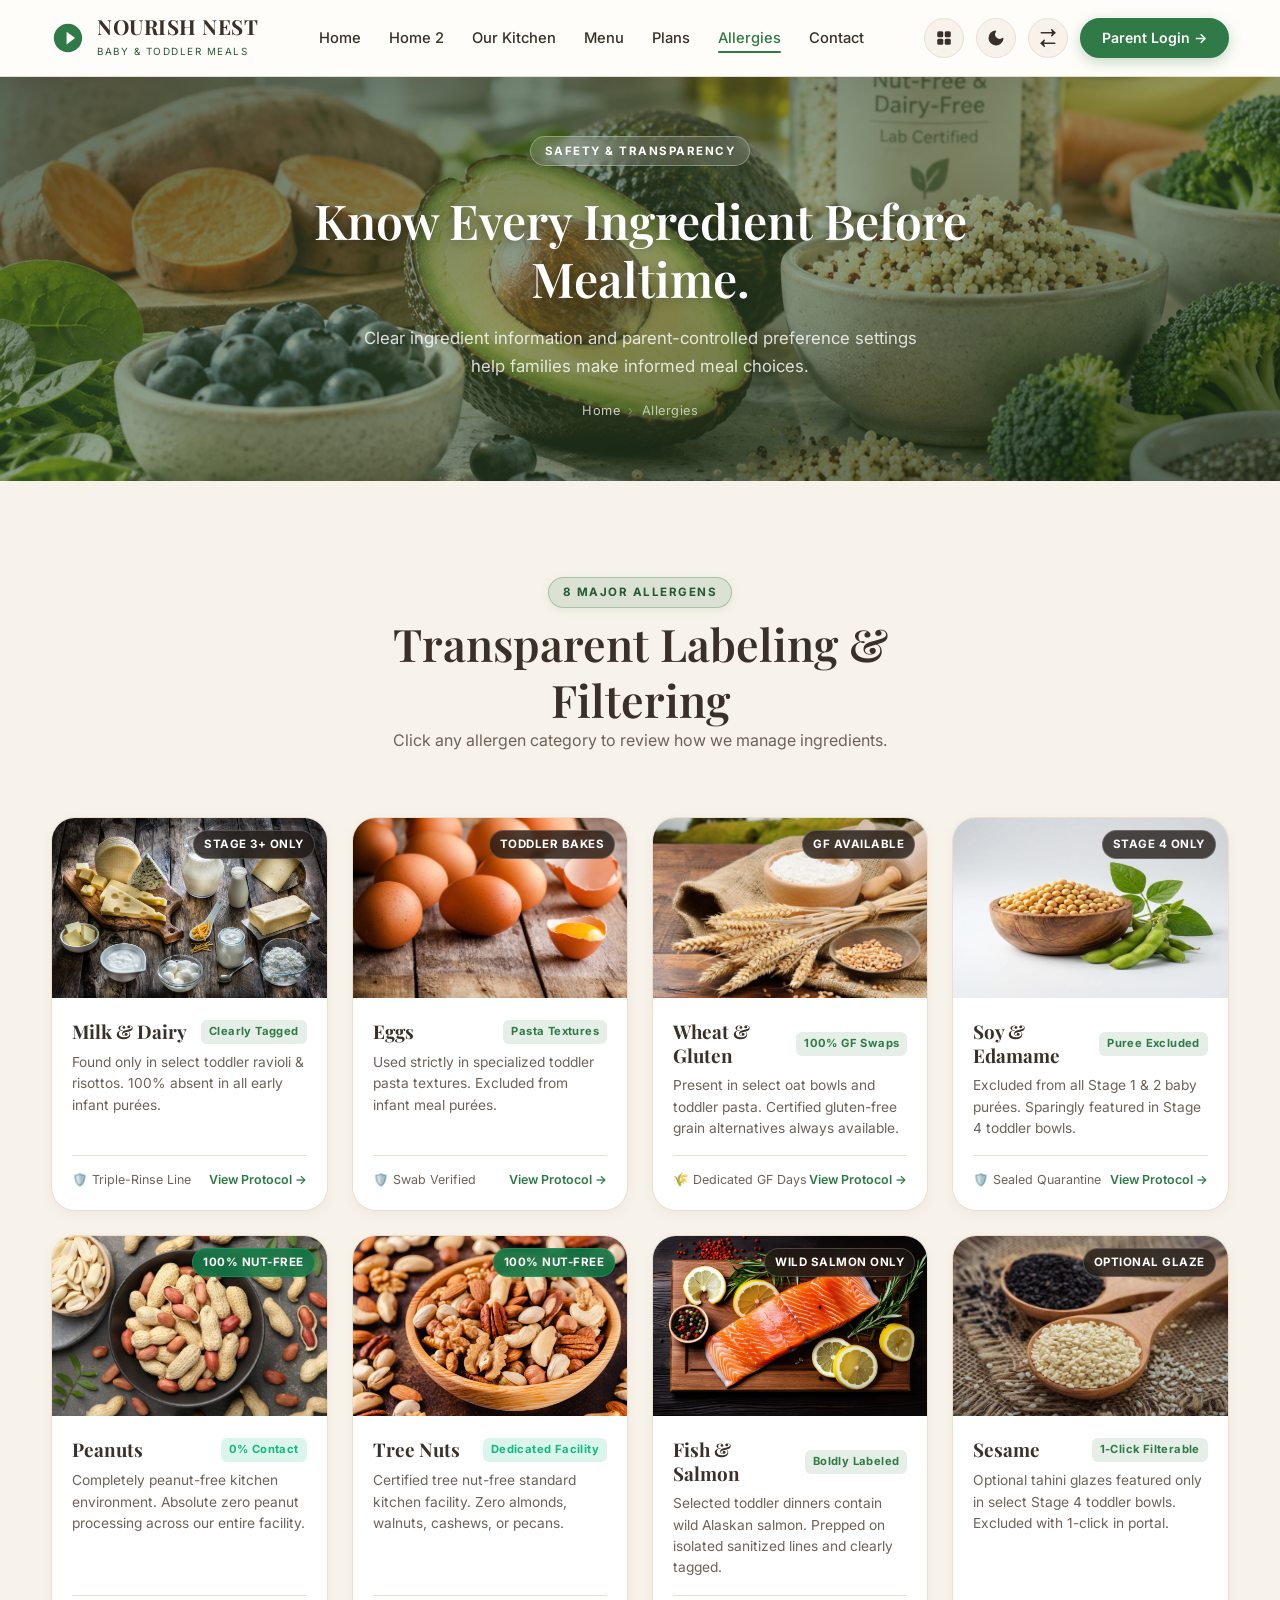
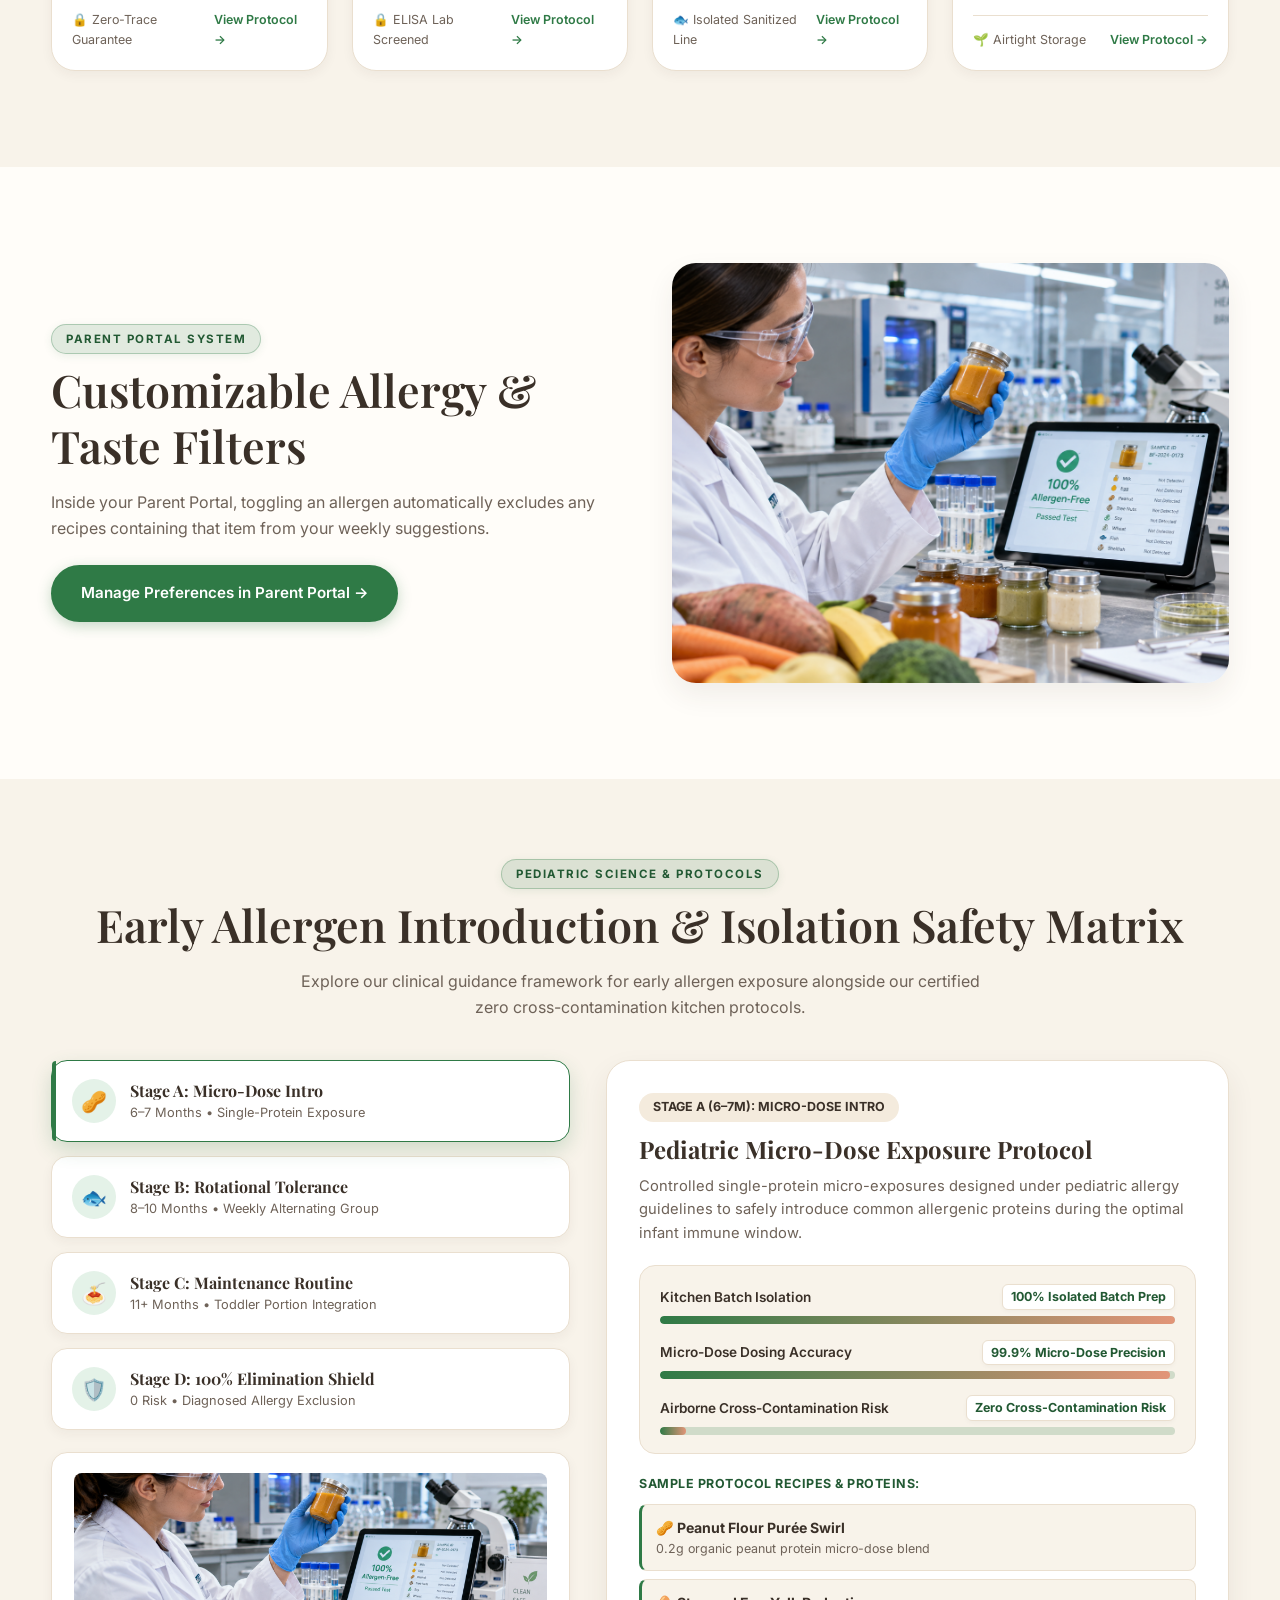
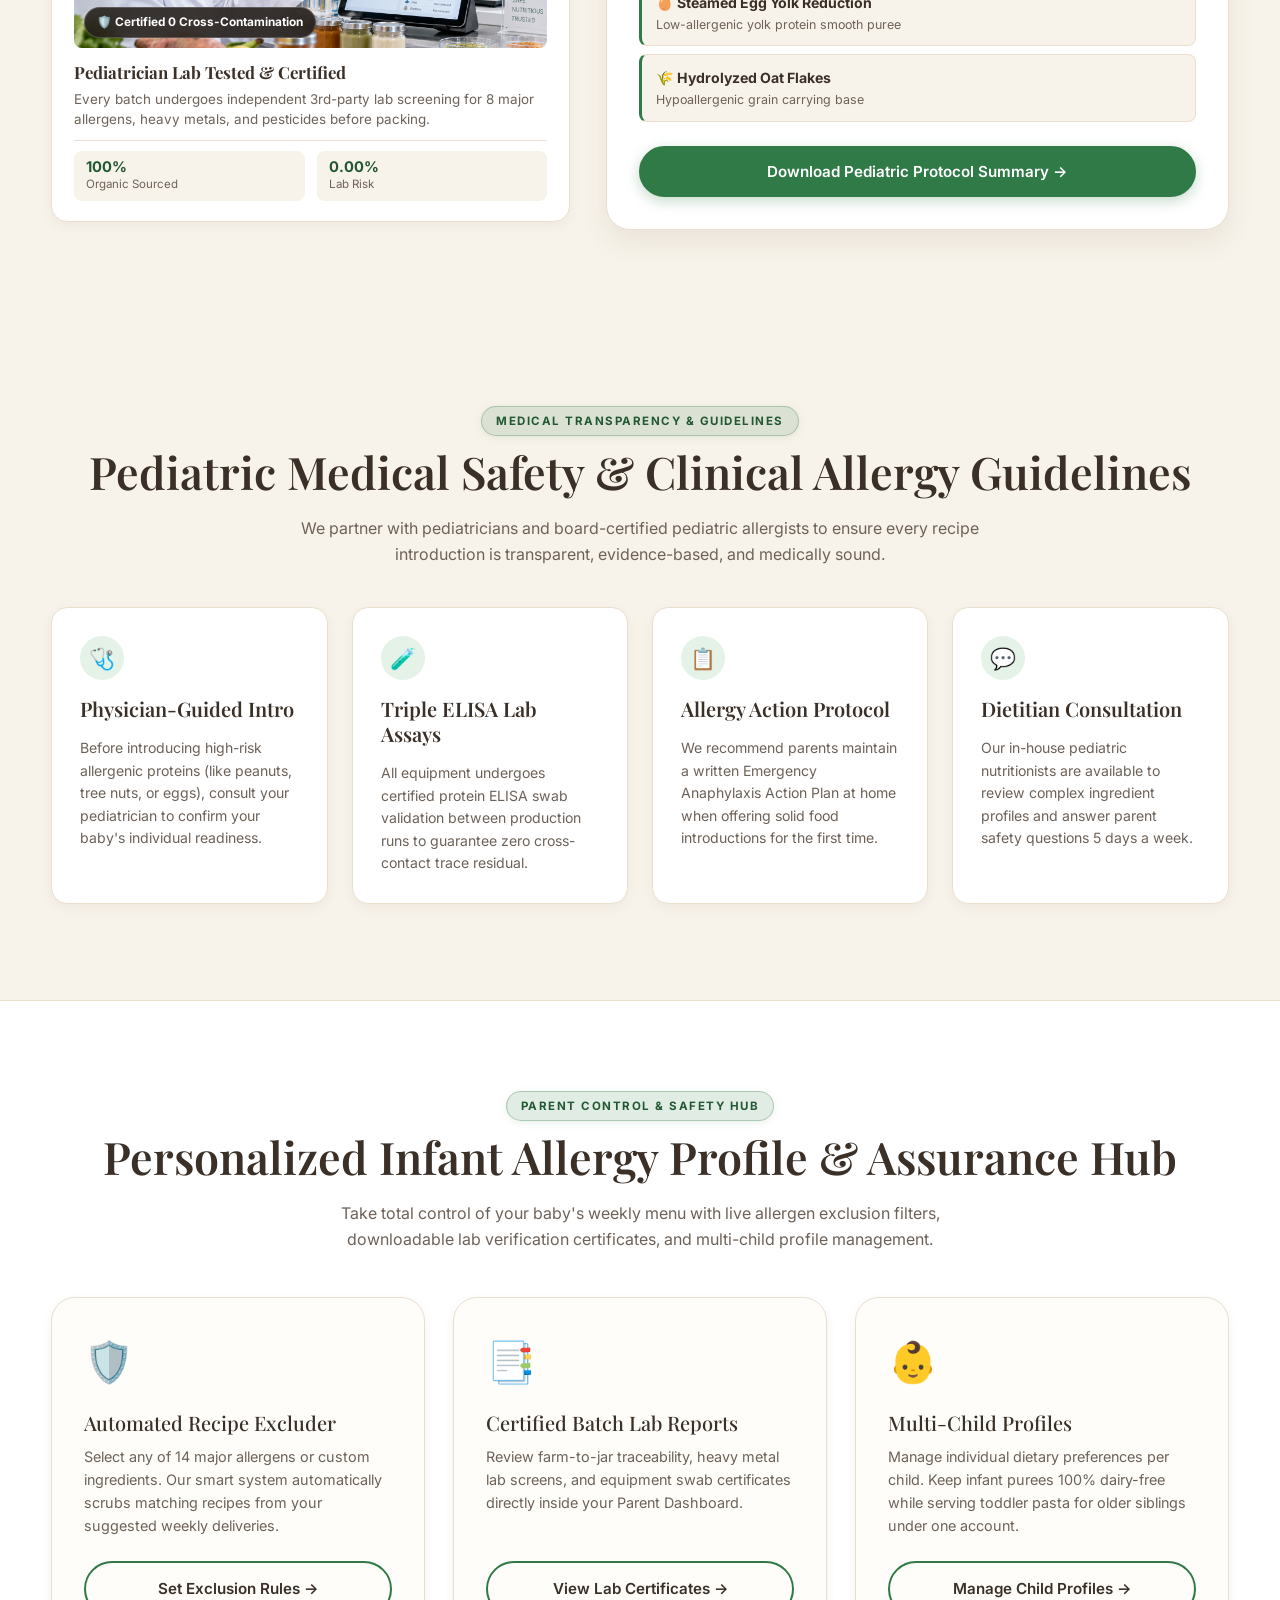
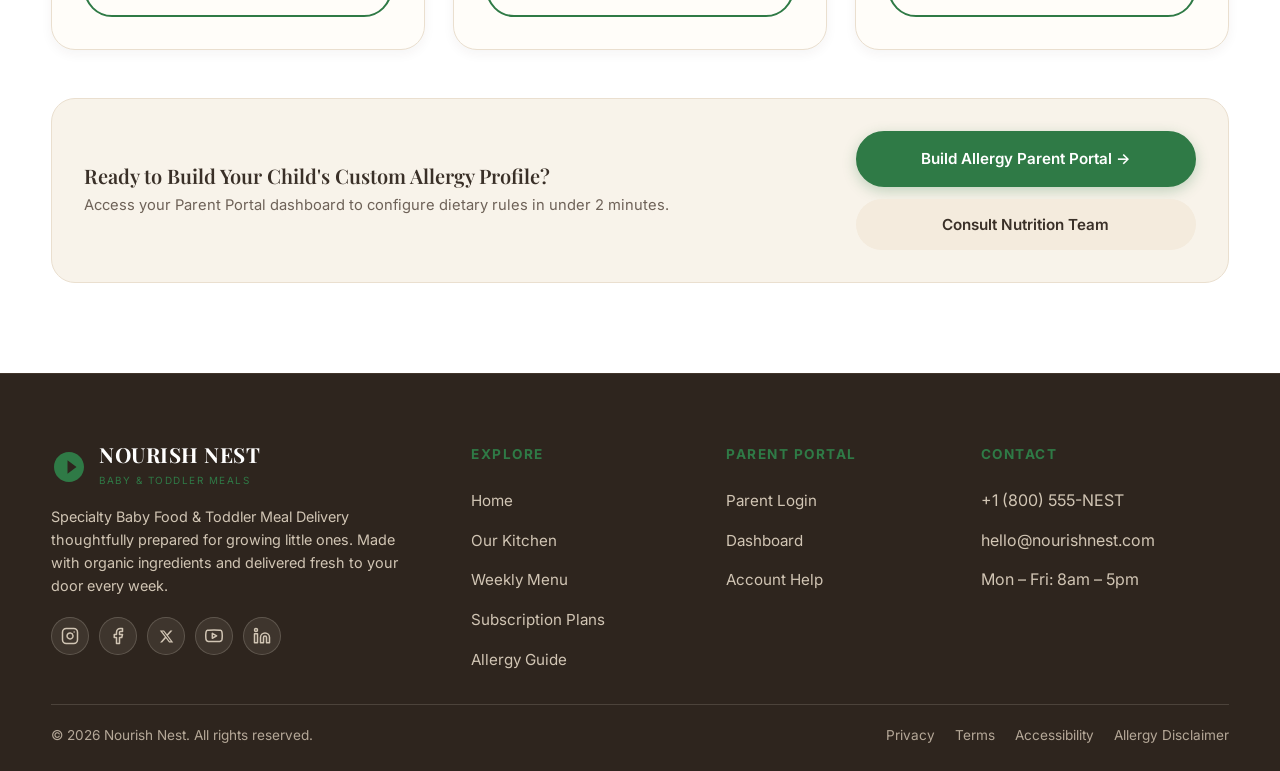
<file: allergies.html>
<!DOCTYPE html>
<html lang="en" data-theme="light" dir="ltr">
<head>
  <meta charset="UTF-8">
  <meta name="viewport" content="width=device-width, initial-scale=1.0">
  <title>Allergy Information | Nourish Nest Specialty Baby Food</title>
  <meta name="description" content="Detailed allergen breakdown and transparency guidelines for Nourish Nest baby and toddler meals. Parent-controlled allergen filtering.">
  <link rel="icon" type="image/svg+xml" href="assets/images/favicon.svg">
  <link rel="stylesheet" href="assets/css/style.css">
</head>
<body>

  <!-- Sticky Navbar -->
  <header class="navbar">
    <div class="container nav-container">
      <a href="index.html" class="brand-logo">
        <svg viewBox="0 0 24 24">
          <path d="M12 2C6.48 2 2 6.48 2 12s4.48 10 10 10 10-4.48 10-10S17.52 2 12 2zm-1 14.5v-9l6 4.5-6 4.5z"/>
        </svg>
        <div>
          <span class="brand-title">NOURISH NEST</span>
          <span class="brand-sub">BABY & TODDLER MEALS</span>
        </div>
      </a>

      <ul class="nav-links">
        <li><a href="index.html">Home</a></li>
        <li><a href="index2.html">Home 2</a></li>
        <li><a href="about.html">Our Kitchen</a></li>
        <li><a href="menu.html">Menu</a></li>
        <li><a href="plans.html">Plans</a></li>
        <li><a href="allergies.html" class="active">Allergies</a></li>
        <li><a href="contact.html">Contact</a></li>
      </ul>

      <div class="nav-actions">
        <a href="dashboard.html" class="icon-circle-btn" title="Parent Portal Dashboard" aria-label="Parent Portal Dashboard">
          <svg width="18" height="18" viewBox="0 0 24 24" fill="currentColor">
            <rect x="3" y="3" width="8" height="8" rx="2"/>
            <rect x="13" y="3" width="8" height="8" rx="2"/>
            <rect x="13" y="13" width="8" height="8" rx="2"/>
            <rect x="3" y="13" width="8" height="8" rx="2"/>
          </svg>
        </a>
        <button class="icon-circle-btn theme-toggle-btn" aria-label="Toggle Theme"></button>
        <button class="icon-circle-btn rtl-toggle-btn" aria-label="Toggle Direction"></button>
        <a href="login.html" class="btn btn-primary">Parent Login →</a>
      </div>

      <button class="hamburger" aria-label="Open Menu">
        <span></span>
        <span></span>
        <span></span>
      </button>
    </div>
  </header>

  <!-- Mobile Drawer -->
  <div class="mobile-drawer">
    <ul class="mobile-nav-links">
      <li><a href="index.html">Home</a></li>
      <li><a href="index2.html">Home 2</a></li>
      <li><a href="about.html">Our Kitchen</a></li>
      <li><a href="menu.html">Menu</a></li>
      <li><a href="plans.html">Plans</a></li>
      <li><a href="allergies.html" class="active">Allergies</a></li>
      <li><a href="contact.html">Contact</a></li>
    </ul>
    <div class="mobile-controls">
      <a href="login.html" class="btn btn-primary" style="width: 100%;">Parent Login →</a>
      <div style="display: flex; gap: 12px; justify-content: center; margin-top: 12px;">
        <a href="dashboard.html" class="icon-circle-btn" title="Parent Portal Dashboard" aria-label="Parent Portal Dashboard">
          <svg width="18" height="18" viewBox="0 0 24 24" fill="currentColor">
            <rect x="3" y="3" width="8" height="8" rx="2"/>
            <rect x="13" y="3" width="8" height="8" rx="2"/>
            <rect x="13" y="13" width="8" height="8" rx="2"/>
            <rect x="3" y="13" width="8" height="8" rx="2"/>
          </svg>
        </a>
        <button class="icon-circle-btn theme-toggle-btn" aria-label="Toggle Theme"></button>
        <button class="icon-circle-btn rtl-toggle-btn" aria-label="Toggle Direction"></button>
      </div>
    </div>
  </div>

  <!-- ALLERGY SECTION 01 — HERO -->
  <section class="page-hero" style="background-image: url('assets/images/hero-allergy-safe-kitchen.jpg');">
    <div class="page-hero-inner">
      <span class="section-tag">SAFETY &amp; TRANSPARENCY</span>
      <h1>Know Every Ingredient Before Mealtime.</h1>
      <p class="text-muted">
        Clear ingredient information and parent-controlled preference settings help families make informed meal choices.
      </p>
      <nav class="page-hero-breadcrumb" aria-label="Breadcrumb">
        <a href="index.html">Home</a>
        <span class="sep">›</span>
        <span>Allergies</span>
      </nav>
    </div>
  </section>

  <!-- ALLERGY SECTION 02 — ALLERGEN GUIDE GRID -->
  <section class="section section-bg-alt">
    <div class="container">
      <div class="section-header">
        <span class="section-tag">8 MAJOR ALLERGENS</span>
        <h2>Transparent Labeling & Filtering</h2>
        <p class="text-muted">Click any allergen category to review how we manage ingredients.</p>
      </div>

      <div class="allergen-catalog-grid">
        
        <!-- Allergen 1: Milk / Dairy (1.jpg) -->
        <div class="allergen-card" onclick="openAllergenDetailModal('milk')" role="button" tabindex="0" aria-label="Review Milk & Dairy allergy policy">
          <div class="allergen-card-media">
            <img src="assets/images/1.jpg" alt="Organic dairy, milk and cheese ingredients" class="allergen-card-img" loading="lazy">
            <span class="allergen-badge-overlay">Stage 3+ Only</span>
          </div>
          <div class="allergen-card-body">
            <div class="allergen-card-header">
              <h4 class="allergen-card-title">Milk &amp; Dairy</h4>
              <span class="allergen-pill-status">Clearly Tagged</span>
            </div>
            <p class="allergen-card-desc">Found only in select toddler ravioli &amp; risottos. 100% absent in all early infant purées.</p>
            <div class="allergen-card-footer">
              <span>🛡️ Triple-Rinse Line</span>
              <span class="allergen-action-link">View Protocol →</span>
            </div>
          </div>
        </div>

        <!-- Allergen 2: Egg (2.jpg) -->
        <div class="allergen-card" onclick="openAllergenDetailModal('egg')" role="button" tabindex="0" aria-label="Review Egg allergy policy">
          <div class="allergen-card-media">
            <img src="assets/images/2.jpg" alt="Farm fresh pasture raised eggs" class="allergen-card-img" loading="lazy">
            <span class="allergen-badge-overlay">Toddler Bakes</span>
          </div>
          <div class="allergen-card-body">
            <div class="allergen-card-header">
              <h4 class="allergen-card-title">Eggs</h4>
              <span class="allergen-pill-status">Pasta Textures</span>
            </div>
            <p class="allergen-card-desc">Used strictly in specialized toddler pasta textures. Excluded from infant meal purées.</p>
            <div class="allergen-card-footer">
              <span>🛡️ Swab Verified</span>
              <span class="allergen-action-link">View Protocol →</span>
            </div>
          </div>
        </div>

        <!-- Allergen 3: Wheat / Gluten (3.jpg) -->
        <div class="allergen-card" onclick="openAllergenDetailModal('wheat')" role="button" tabindex="0" aria-label="Review Wheat & Gluten allergy policy">
          <div class="allergen-card-media">
            <img src="assets/images/3.jpg" alt="Whole grain wheat and gluten grains" class="allergen-card-img" loading="lazy">
            <span class="allergen-badge-overlay">GF Available</span>
          </div>
          <div class="allergen-card-body">
            <div class="allergen-card-header">
              <h4 class="allergen-card-title">Wheat &amp; Gluten</h4>
              <span class="allergen-pill-status">100% GF Swaps</span>
            </div>
            <p class="allergen-card-desc">Present in select oat bowls and toddler pasta. Certified gluten-free grain alternatives always available.</p>
            <div class="allergen-card-footer">
              <span>🌾 Dedicated GF Days</span>
              <span class="allergen-action-link">View Protocol →</span>
            </div>
          </div>
        </div>

        <!-- Allergen 4: Soy (4.jpg) -->
        <div class="allergen-card" onclick="openAllergenDetailModal('soy')" role="button" tabindex="0" aria-label="Review Soy allergy policy">
          <div class="allergen-card-media">
            <img src="assets/images/4.jpg" alt="Organic non-GMO soybeans and edamame" class="allergen-card-img" loading="lazy">
            <span class="allergen-badge-overlay">Stage 4 Only</span>
          </div>
          <div class="allergen-card-body">
            <div class="allergen-card-header">
              <h4 class="allergen-card-title">Soy &amp; Edamame</h4>
              <span class="allergen-pill-status">Puree Excluded</span>
            </div>
            <p class="allergen-card-desc">Excluded from all Stage 1 &amp; 2 baby purées. Sparingly featured in Stage 4 toddler bowls.</p>
            <div class="allergen-card-footer">
              <span>🛡️ Sealed Quarantine</span>
              <span class="allergen-action-link">View Protocol →</span>
            </div>
          </div>
        </div>

        <!-- Allergen 5: Peanuts (5.jpg) -->
        <div class="allergen-card" onclick="openAllergenDetailModal('peanuts')" role="button" tabindex="0" aria-label="Review Peanuts safety policy">
          <div class="allergen-card-media">
            <img src="assets/images/5.jpg" alt="Whole peanuts and peanut shells" class="allergen-card-img" loading="lazy">
            <span class="allergen-badge-overlay allergen-badge-safe">100% Nut-Free</span>
          </div>
          <div class="allergen-card-body">
            <div class="allergen-card-header">
              <h4 class="allergen-card-title">Peanuts</h4>
              <span class="allergen-pill-status" style="background: rgba(16, 185, 129, 0.15); color: #10B981;">0% Contact</span>
            </div>
            <p class="allergen-card-desc">Completely peanut-free kitchen environment. Absolute zero peanut processing across our entire facility.</p>
            <div class="allergen-card-footer">
              <span>🔒 Zero-Trace Guarantee</span>
              <span class="allergen-action-link">View Protocol →</span>
            </div>
          </div>
        </div>

        <!-- Allergen 6: Tree Nuts (6.jpg) -->
        <div class="allergen-card" onclick="openAllergenDetailModal('tree-nuts')" role="button" tabindex="0" aria-label="Review Tree Nuts safety policy">
          <div class="allergen-card-media">
            <img src="assets/images/6.jpg" alt="Assorted organic tree nuts in bowl" class="allergen-card-img" loading="lazy">
            <span class="allergen-badge-overlay allergen-badge-safe">100% Nut-Free</span>
          </div>
          <div class="allergen-card-body">
            <div class="allergen-card-header">
              <h4 class="allergen-card-title">Tree Nuts</h4>
              <span class="allergen-pill-status" style="background: rgba(16, 185, 129, 0.15); color: #10B981;">Dedicated Facility</span>
            </div>
            <p class="allergen-card-desc">Certified tree nut-free standard kitchen facility. Zero almonds, walnuts, cashews, or pecans.</p>
            <div class="allergen-card-footer">
              <span>🔒 ELISA Lab Screened</span>
              <span class="allergen-action-link">View Protocol →</span>
            </div>
          </div>
        </div>

        <!-- Allergen 7: Fish (7.jpg) -->
        <div class="allergen-card" onclick="openAllergenDetailModal('fish')" role="button" tabindex="0" aria-label="Review Fish and Salmon policy">
          <div class="allergen-card-media">
            <img src="assets/images/7.jpg" alt="Wild Alaskan salmon fillet on cutting board" class="allergen-card-img" loading="lazy">
            <span class="allergen-badge-overlay">Wild Salmon Only</span>
          </div>
          <div class="allergen-card-body">
            <div class="allergen-card-header">
              <h4 class="allergen-card-title">Fish &amp; Salmon</h4>
              <span class="allergen-pill-status">Boldly Labeled</span>
            </div>
            <p class="allergen-card-desc">Selected toddler dinners contain wild Alaskan salmon. Prepped on isolated sanitized lines and clearly tagged.</p>
            <div class="allergen-card-footer">
              <span>🐟 Isolated Sanitized Line</span>
              <span class="allergen-action-link">View Protocol →</span>
            </div>
          </div>
        </div>

        <!-- Allergen 8: Sesame (8.jpg) -->
        <div class="allergen-card" onclick="openAllergenDetailModal('sesame')" role="button" tabindex="0" aria-label="Review Sesame policy">
          <div class="allergen-card-media">
            <img src="assets/images/8.jpg" alt="Organic white and black sesame seeds in wooden spoon" class="allergen-card-img" loading="lazy">
            <span class="allergen-badge-overlay">Optional Glaze</span>
          </div>
          <div class="allergen-card-body">
            <div class="allergen-card-header">
              <h4 class="allergen-card-title">Sesame</h4>
              <span class="allergen-pill-status">1-Click Filterable</span>
            </div>
            <p class="allergen-card-desc">Optional tahini glazes featured only in select Stage 4 toddler bowls. Excluded with 1-click in portal.</p>
            <div class="allergen-card-footer">
              <span>🌱 Airtight Storage</span>
              <span class="allergen-action-link">View Protocol →</span>
            </div>
          </div>
        </div>

      </div>
    </div>
  </section>

  <!-- ALLERGY SECTION 03 — PREFERENCE SYSTEM SHOWCASE -->
  <section class="section">
    <div class="container split-grid">
      <div>
        <span class="section-tag">PARENT PORTAL SYSTEM</span>
        <h2>Customizable Allergy & Taste Filters</h2>
        <p class="text-muted" style="margin-top: 16px;">
          Inside your Parent Portal, toggling an allergen automatically excludes any recipes containing that item from your weekly suggestions.
        </p>
        <div style="margin-top: 24px;">
          <a href="dashboard.html" class="btn btn-primary">Manage Preferences in Parent Portal →</a>
        </div>
      </div>
      <div class="split-image">
        <img src="assets/images/quality-allergy-testing.jpg" alt="Parent portal allergy toggle demonstration">
      </div>
    </div>
  </section>

  <!-- ALLERGY SECTION 04 — UNIQUE INTERACTIVE EARLY ALLERGEN PROTOCOL & SAFETY MATRIX -->
  <section class="section allergen-protocol-section">
    <div class="container text-center">
      <span class="section-tag">PEDIATRIC SCIENCE & PROTOCOLS</span>
      <h2>Early Allergen Introduction & Isolation Safety Matrix</h2>
      <p class="text-muted" style="max-width: 680px; margin: 16px auto 0;">
        Explore our clinical guidance framework for early allergen exposure alongside our certified zero cross-contamination kitchen protocols.
      </p>

      <div class="allergen-protocol-grid">
        
        <!-- Left Column: Protocol Stage Selectors -->
        <div class="protocol-selector-list">
          
          <div class="protocol-stage-card active" data-protocol="1" role="button" aria-selected="true" tabindex="0">
            <div class="protocol-icon-badge">🥜</div>
            <div class="protocol-stage-info">
              <h4>Stage A: Micro-Dose Intro</h4>
              <span>6–7 Months • Single-Protein Exposure</span>
            </div>
          </div>

          <div class="protocol-stage-card" data-protocol="2" role="button" aria-selected="false" tabindex="0">
            <div class="protocol-icon-badge">🐟</div>
            <div class="protocol-stage-info">
              <h4>Stage B: Rotational Tolerance</h4>
              <span>8–10 Months • Weekly Alternating Group</span>
            </div>
          </div>

          <div class="protocol-stage-card" data-protocol="3" role="button" aria-selected="false" tabindex="0">
            <div class="protocol-icon-badge">🍝</div>
            <div class="protocol-stage-info">
              <h4>Stage C: Maintenance Routine</h4>
              <span>11+ Months • Toddler Portion Integration</span>
            </div>
          </div>

          <div class="protocol-stage-card" data-protocol="4" role="button" aria-selected="false" tabindex="0">
            <div class="protocol-icon-badge">🛡️</div>
            <div class="protocol-stage-info">
              <h4>Stage D: 100% Elimination Shield</h4>
              <span>0 Risk • Diagnosed Allergy Exclusion</span>
            </div>
          </div>

          <!-- Pediatric Clinical Safety & Lab Guarantee Card (Fills desktop left column space) -->
          <div class="protocol-safety-feature-card">
            <div class="protocol-feature-img-wrap">
              <img src="assets/images/quality-allergy-testing.jpg" alt="Certified Organic Ingredient Lab Testing" class="protocol-feature-img">
              <span class="protocol-feature-badge">🛡️ Certified 0 Cross-Contamination</span>
            </div>
            <div class="protocol-feature-body">
              <h4>Pediatrician Lab Tested & Certified</h4>
              <p>Every batch undergoes independent 3rd-party lab screening for 8 major allergens, heavy metals, and pesticides before packing.</p>
              <div class="protocol-feature-stats">
                <div class="stat-pill">
                  <strong>100%</strong>
                  <span>Organic Sourced</span>
                </div>
                <div class="stat-pill">
                  <strong>0.00%</strong>
                  <span>Lab Risk</span>
                </div>
              </div>
            </div>
          </div>

        </div>

        <!-- Right Column: Interactive Protocol Display Panel -->
        <div class="protocol-display-panel" id="protocolDisplayPanel">
          <span class="protocol-header-badge" id="protocolBadge">STAGE A (6–7M): MICRO-DOSE INTRO</span>
          <h3 id="protocolTitle" class="protocol-title">Pediatric Micro-Dose Exposure Protocol</h3>
          <p class="text-muted" id="protocolDesc" style="font-size: 0.92rem; line-height: 1.6; margin-bottom: 20px;">
            Controlled single-protein micro-exposures designed under pediatric allergy guidelines to safely introduce common allergenic proteins during the optimal infant immune window.
          </p>

          <!-- Dynamic Meters -->
          <div class="safety-meter-box">
            <div class="safety-meter-row">
              <div class="safety-meter-header">
                <span class="safety-meter-name">Kitchen Batch Isolation</span>
                <span class="safety-meter-val" id="isoVal">100% Isolated Batch Prep</span>
              </div>
              <div class="safety-progress-bar">
                <div class="safety-progress-fill" id="isoBar" style="width: 100%;"></div>
              </div>
            </div>

            <div class="safety-meter-row">
              <div class="safety-meter-header">
                <span class="safety-meter-name">Micro-Dose Dosing Accuracy</span>
                <span class="safety-meter-val" id="purVal">99.9% Micro-Dose Precision</span>
              </div>
              <div class="safety-progress-bar">
                <div class="safety-progress-fill" id="purBar" style="width: 99%;"></div>
              </div>
            </div>

            <div class="safety-meter-row">
              <div class="safety-meter-header">
                <span class="safety-meter-name">Airborne Cross-Contamination Risk</span>
                <span class="safety-meter-val" id="airVal">Zero Cross-Contamination Risk</span>
              </div>
              <div class="safety-progress-bar">
                <div class="safety-progress-fill" id="airBar" style="width: 5%;"></div>
              </div>
            </div>
          </div>

          <!-- Sample Ingredients Cloud -->
          <div style="margin-bottom: 24px;">
            <span class="protocol-ingredient-heading">Sample Protocol Recipes & Proteins:</span>
            <div id="protocolIngredientList" class="protocol-ingredient-stack">
              <div class="protocol-ingredient-item">
                <strong class="ingredient-title">🥜 Peanut Flour Purée Swirl</strong>
                <span class="ingredient-note">0.2g organic peanut protein micro-dose blend</span>
              </div>
              <div class="protocol-ingredient-item">
                <strong class="ingredient-title">🥚 Steamed Egg Yolk Reduction</strong>
                <span class="ingredient-note">Low-allergenic yolk protein smooth puree</span>
              </div>
              <div class="protocol-ingredient-item">
                <strong class="ingredient-title">🌾 Hydrolyzed Oat Flakes</strong>
                <span class="ingredient-note">Hypoallergenic grain carrying base</span>
              </div>
            </div>
          </div>

          <button class="btn btn-primary" id="generateAllergyReportBtn" style="width: 100%;">Download Pediatric Protocol Summary →</button>
        </div>

      </div>
    </div>
  </section>

  <!-- ALLERGY SECTION 05 — PEDIATRIC MEDICAL ADVISORY & SAFETY GUIDELINES -->
  <section class="section section-bg-alt">
    <div class="container text-center">
      <span class="section-tag">MEDICAL TRANSPARENCY & GUIDELINES</span>
      <h2>Pediatric Medical Safety & Clinical Allergy Guidelines</h2>
      <p class="text-muted" style="max-width: 720px; margin: 16px auto 0;">
        We partner with pediatricians and board-certified pediatric allergists to ensure every recipe introduction is transparent, evidence-based, and medically sound.
      </p>

      <div class="allergy-advisory-grid">
        
        <div class="advisory-card">
          <div class="advisory-icon">🩺</div>
          <h4 style="margin-bottom: 4px;">Physician-Guided Intro</h4>
          <p class="text-muted" style="font-size: 0.88rem; line-height: 1.6;">
            Before introducing high-risk allergenic proteins (like peanuts, tree nuts, or eggs), consult your pediatrician to confirm your baby's individual readiness.
          </p>
        </div>

        <div class="advisory-card">
          <div class="advisory-icon">🧪</div>
          <h4 style="margin-bottom: 4px;">Triple ELISA Lab Assays</h4>
          <p class="text-muted" style="font-size: 0.88rem; line-height: 1.6;">
            All equipment undergoes certified protein ELISA swab validation between production runs to guarantee zero cross-contact trace residual.
          </p>
        </div>

        <div class="advisory-card">
          <div class="advisory-icon">📋</div>
          <h4 style="margin-bottom: 4px;">Allergy Action Protocol</h4>
          <p class="text-muted" style="font-size: 0.88rem; line-height: 1.6;">
            We recommend parents maintain a written Emergency Anaphylaxis Action Plan at home when offering solid food introductions for the first time.
          </p>
        </div>

        <div class="advisory-card">
          <div class="advisory-icon">💬</div>
          <h4 style="margin-bottom: 4px;">Dietitian Consultation</h4>
          <p class="text-muted" style="font-size: 0.88rem; line-height: 1.6;">
            Our in-house pediatric nutritionists are available to review complex ingredient profiles and answer parent safety questions 5 days a week.
          </p>
        </div>

      </div>
    </div>
  </section>

  <!-- ALLERGY SECTION 06 — NEW INFANT ALLERGY ASSURANCE & PROFILE BUILDER HUB -->
  <section class="section allergy-assurance-section text-center">
    <div class="container">
      <span class="section-tag">PARENT CONTROL & SAFETY HUB</span>
      <h2>Personalized Infant Allergy Profile & Assurance Hub</h2>
      <p class="text-muted" style="max-width: 680px; margin: 16px auto 0;">
        Take total control of your baby's weekly menu with live allergen exclusion filters, downloadable lab verification certificates, and multi-child profile management.
      </p>

      <div class="assurance-grid">
        
        <div class="assurance-card">
          <div>
            <div style="font-size: 2.5rem; margin-bottom: 16px;">🛡️</div>
            <h3 style="margin-bottom: 10px; font-size: 1.25rem;">Automated Recipe Excluder</h3>
            <p class="text-muted" style="font-size: 0.9rem; line-height: 1.6;">
              Select any of 14 major allergens or custom ingredients. Our smart system automatically scrubs matching recipes from your suggested weekly deliveries.
            </p>
          </div>
          <div style="margin-top: 24px;">
            <a href="dashboard.html" class="btn btn-outline" style="width: 100%;">Set Exclusion Rules →</a>
          </div>
        </div>

        <div class="assurance-card">
          <div>
            <div style="font-size: 2.5rem; margin-bottom: 16px;">📑</div>
            <h3 style="margin-bottom: 10px; font-size: 1.25rem;">Certified Batch Lab Reports</h3>
            <p class="text-muted" style="font-size: 0.9rem; line-height: 1.6;">
              Review farm-to-jar traceability, heavy metal lab screens, and equipment swab certificates directly inside your Parent Dashboard.
            </p>
          </div>
          <div style="margin-top: 24px;">
            <a href="dashboard.html" class="btn btn-outline" style="width: 100%;">View Lab Certificates →</a>
          </div>
        </div>

        <div class="assurance-card">
          <div>
            <div style="font-size: 2.5rem; margin-bottom: 16px;">👶</div>
            <h3 style="margin-bottom: 10px; font-size: 1.25rem;">Multi-Child Profiles</h3>
            <p class="text-muted" style="font-size: 0.9rem; line-height: 1.6;">
              Manage individual dietary preferences per child. Keep infant purees 100% dairy-free while serving toddler pasta for older siblings under one account.
            </p>
          </div>
          <div style="margin-top: 24px;">
            <a href="dashboard.html" class="btn btn-outline" style="width: 100%;">Manage Child Profiles →</a>
          </div>
        </div>

      </div>

      <div style="background: var(--bg-alt); padding: 32px; border-radius: var(--radius-lg); border: 1px solid var(--border-color); display: flex; align-items: center; justify-content: space-between; flex-wrap: wrap; gap: 20px; text-align: left;">
        <div style="flex: 1; min-width: 0;">
          <h4 style="margin-bottom: 6px;">Ready to Build Your Child's Custom Allergy Profile?</h4>
          <p class="text-muted" style="font-size: 0.92rem;">Access your Parent Portal dashboard to configure dietary rules in under 2 minutes.</p>
        </div>
        <div style="display: flex; flex-direction: column; gap: 12px; width: 100%; max-width: 340px;">
          <a href="dashboard.html" class="btn btn-primary" style="width: 100%; text-align: center; box-sizing: border-box; white-space: normal; word-break: break-word;">Build Allergy Parent Portal →</a>
          <button class="btn btn-secondary" style="width: 100%; box-sizing: border-box;" onclick="showToast('Opening Pediatric Nutrition Hotline...')">Consult Nutrition Team</button>
        </div>
      </div>

    </div>
  </section>

  <!-- Shared Footer -->
  <footer class="footer">
    <div class="container">
      <div class="footer-grid">
        <div>
          <a href="index.html" class="footer-brand-logo">
            <svg viewBox="0 0 24 24">
              <path d="M12 2C6.48 2 2 6.48 2 12s4.48 10 10 10 10-4.48 10-10S17.52 2 12 2zm-1 14.5v-9l6 4.5-6 4.5z"/>
            </svg>
            <div>
              <span class="brand-title" style="color: #FFFFFF;">NOURISH NEST</span>
              <span class="brand-sub" style="color: var(--color-primary);">BABY & TODDLER MEALS</span>
            </div>
          </a>
          <p style="color: #D1C5B4; font-size: 0.9rem; line-height: 1.6;">
            Specialty Baby Food & Toddler Meal Delivery thoughtfully prepared for growing little ones. Made with organic ingredients and delivered fresh to your door every week.
          </p>

          <!-- Social Icons Bar -->
          <div class="footer-social-bar">
            <a href="#" class="footer-social-icon" aria-label="Instagram" title="Instagram">
              <svg width="18" height="18" viewBox="0 0 24 24" fill="none" stroke="currentColor" stroke-width="2" stroke-linecap="round" stroke-linejoin="round"><rect x="2" y="2" width="20" height="20" rx="5" ry="5"/><path d="M16 11.37A4 4 0 1 1 12.63 8 4 4 0 0 1 16 11.37z"/><line x1="17.5" y1="6.5" x2="17.51" y2="6.5"/></svg>
            </a>
            <a href="#" class="footer-social-icon" aria-label="Facebook" title="Facebook">
              <svg width="18" height="18" viewBox="0 0 24 24" fill="none" stroke="currentColor" stroke-width="2" stroke-linecap="round" stroke-linejoin="round"><path d="M18 2h-3a5 5 0 0 0-5 5v3H7v4h3v8h4v-8h3l1-4h-4V7a1 1 0 0 1 1-1h3z"/></svg>
            </a>
            <a href="#" class="footer-social-icon" aria-label="X" title="X">
              <svg width="15" height="15" viewBox="0 0 24 24" fill="currentColor"><path d="M18.244 2.25h3.308l-7.227 8.26 8.502 11.24H16.17l-5.214-6.817L4.99 21.75H1.68l7.73-8.835L1.254 2.25H8.08l4.713 6.231zm-1.161 17.52h1.833L7.084 4.126H5.117z"/></svg>
            </a>
            <a href="#" class="footer-social-icon" aria-label="YouTube" title="YouTube">
              <svg width="18" height="18" viewBox="0 0 24 24" fill="none" stroke="currentColor" stroke-width="2" stroke-linecap="round" stroke-linejoin="round"><path d="M22.54 6.42a2.78 2.78 0 0 0-1.94-2C18.88 4 12 4 12 4s-6.88 0-8.6.46a2.78 2.78 0 0 0-1.94 2A29 29 0 0 0 1 11.75a29 29 0 0 0 .46 5.33A2.78 2.78 0 0 0 3.4 19c1.72.46 8.6.46 8.6.46s6.88 0 8.6-.46a2.78 2.78 0 0 0 1.94-2 29 29 0 0 0 .46-5.25 29 29 0 0 0-.46-5.33z"/><polygon points="9.75 15.02 15.5 11.75 9.75 8.48 9.75 15.02"/></svg>
            </a>
            <a href="#" class="footer-social-icon" aria-label="LinkedIn" title="LinkedIn">
              <svg width="18" height="18" viewBox="0 0 24 24" fill="none" stroke="currentColor" stroke-width="2" stroke-linecap="round" stroke-linejoin="round"><path d="M16 8a6 6 0 0 1 6 6v7h-4v-7a2 2 0 0 0-2-2 2 2 0 0 0-2 2v7h-4v-7a6 6 0 0 1 6-6z"/><rect x="2" y="9" width="4" height="12"/><circle cx="4" cy="4" r="2"/></svg>
            </a>
          </div>
        </div>

        <div class="footer-col">
          <h5>EXPLORE</h5>
          <ul>
            <li><a href="index.html">Home</a></li>
            <li><a href="about.html">Our Kitchen</a></li>
            <li><a href="menu.html">Weekly Menu</a></li>
            <li><a href="plans.html">Subscription Plans</a></li>
            <li><a href="allergies.html">Allergy Guide</a></li>
          </ul>
        </div>

        <div class="footer-col">
          <h5>PARENT PORTAL</h5>
          <ul>
            <li><a href="login.html">Parent Login</a></li>
            <li><a href="dashboard.html">Dashboard</a></li>
            <li><a href="dashboard.html">Account Help</a></li>
          </ul>
        </div>

        <div class="footer-col">
          <h5>CONTACT</h5>
          <ul>
            <li><span style="color: #D1C5B4;">+1 (800) 555-NEST</span></li>
            <li><span style="color: #D1C5B4;">hello@nourishnest.com</span></li>
            <li><span style="color: #D1C5B4;">Mon – Fri: 8am – 5pm</span></li>
          </ul>
        </div>
      </div>

      <div class="footer-bottom">
        <div>© 2026 Nourish Nest. All rights reserved.</div>
        <div style="display: flex; gap: 20px;">
          <a href="#">Privacy</a>
          <a href="#">Terms</a>
          <a href="#">Accessibility</a>
          <a href="#">Allergy Disclaimer</a>
        </div>
      </div>
    </div>
  </footer>

  <!-- Floating Back to Top Button -->
  <button class="back-to-top" id="backToTopBtn" aria-label="Back to top" title="Back to top">
    <svg width="20" height="20" viewBox="0 0 24 24" fill="none" stroke="currentColor" stroke-width="2.5" stroke-linecap="round" stroke-linejoin="round">
      <polyline points="18 15 12 9 6 15"/>
    </svg>
  </button>

  <script src="assets/js/main.js"></script>
</body>
</html>
</file>
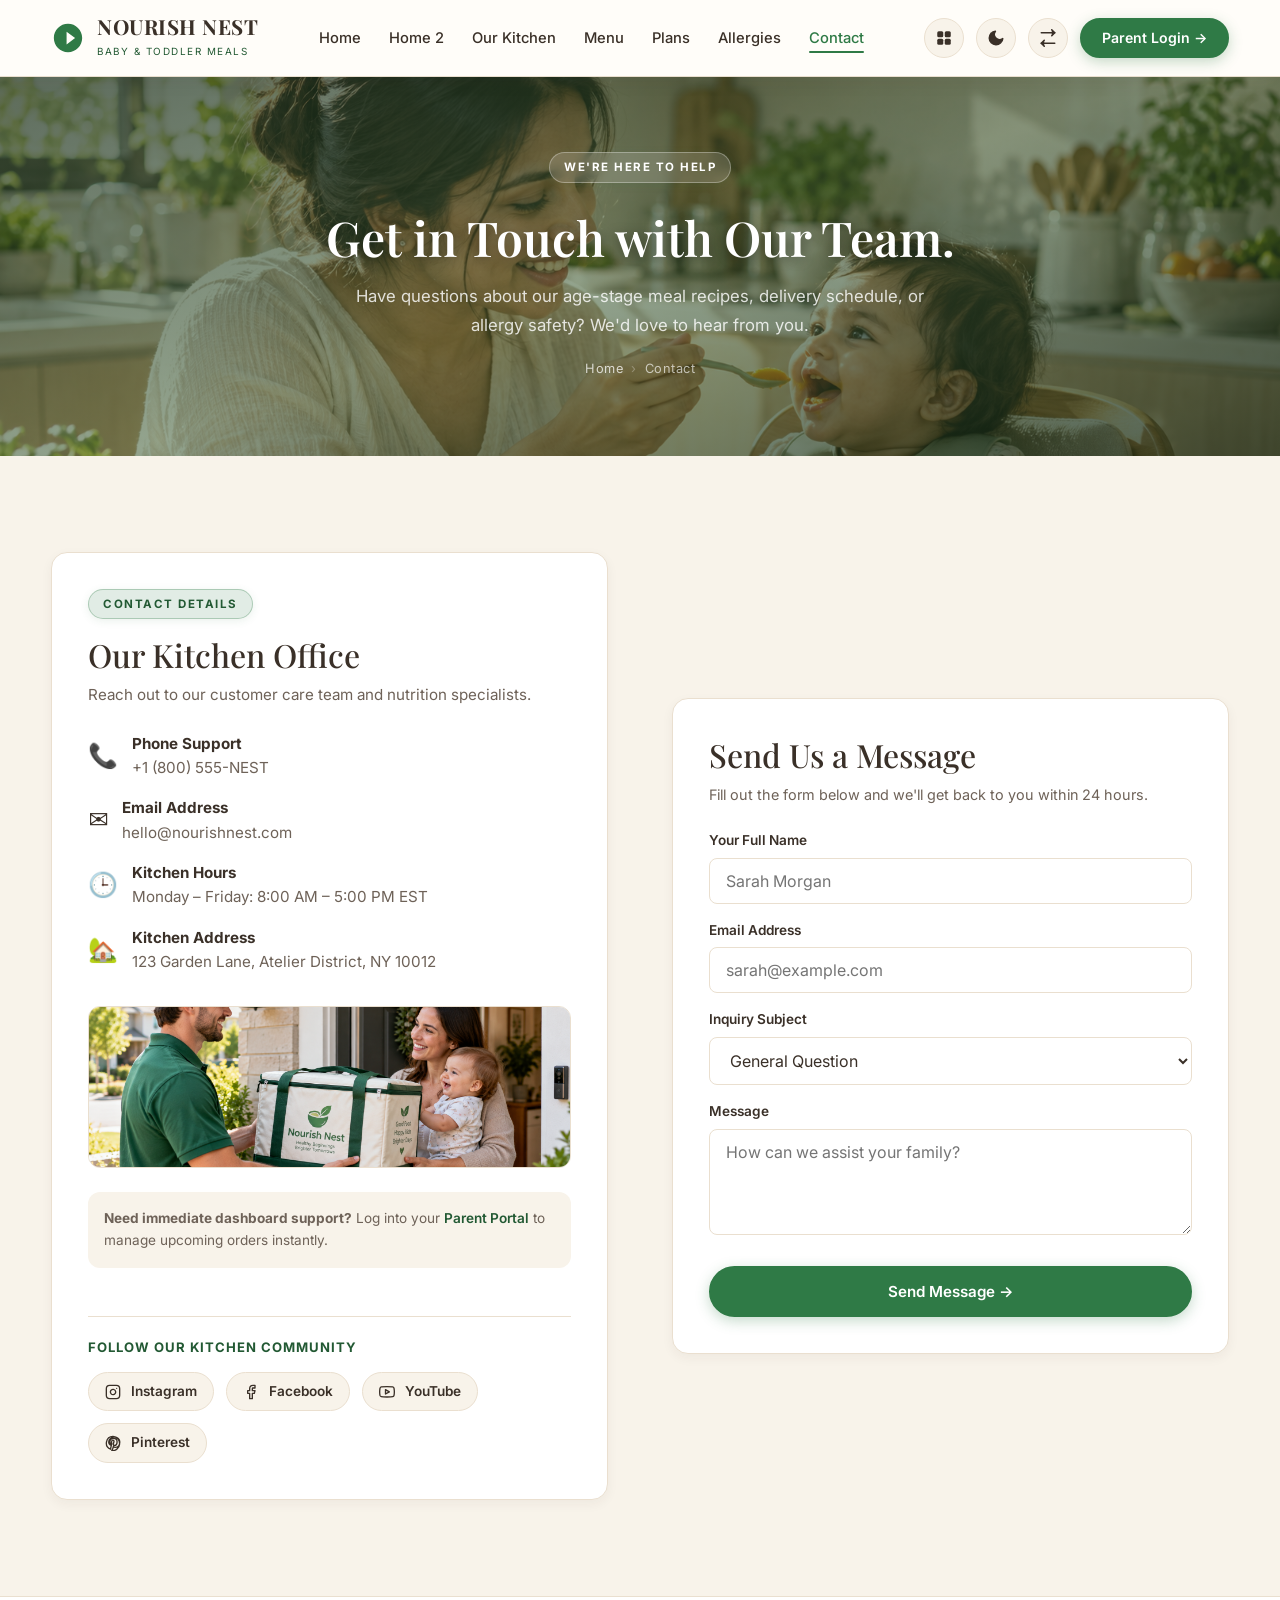
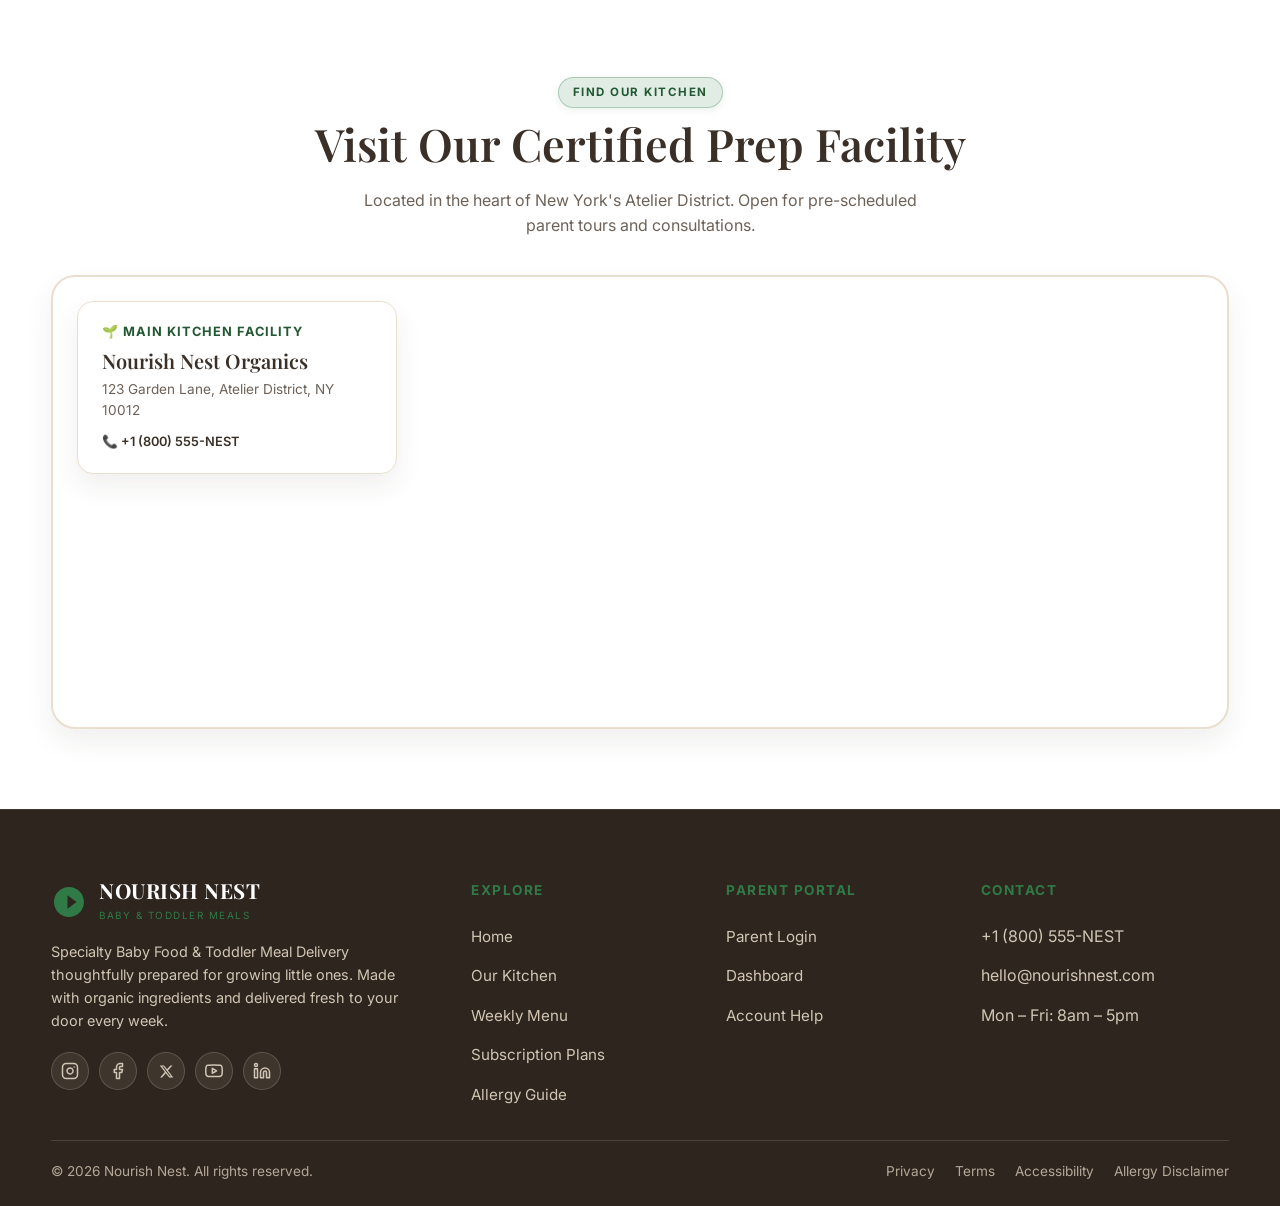
<file: contact.html>
<!DOCTYPE html>
<html lang="en" data-theme="light" dir="ltr">
<head>
  <meta charset="UTF-8">
  <meta name="viewport" content="width=device-width, initial-scale=1.0">
  <title>Contact Us | Nourish Nest Specialty Baby Food</title>
  <meta name="description" content="Get in touch with the Nourish Nest team for inquiries regarding baby & toddler meals, subscriptions, dietary advice, or delivery support.">
  <link rel="icon" type="image/svg+xml" href="assets/images/favicon.svg">
  <link rel="stylesheet" href="assets/css/style.css">
</head>
<body>

  <!-- Sticky Navbar -->
  <header class="navbar">
    <div class="container nav-container">
      <a href="index.html" class="brand-logo">
        <svg viewBox="0 0 24 24">
          <path d="M12 2C6.48 2 2 6.48 2 12s4.48 10 10 10 10-4.48 10-10S17.52 2 12 2zm-1 14.5v-9l6 4.5-6 4.5z"/>
        </svg>
        <div>
          <span class="brand-title">NOURISH NEST</span>
          <span class="brand-sub">BABY & TODDLER MEALS</span>
        </div>
      </a>

      <!-- Desktop Nav Links (Our Kitchen next to Home 2, Contact included) -->
      <ul class="nav-links">
        <li><a href="index.html">Home</a></li>
        <li><a href="index2.html">Home 2</a></li>
        <li><a href="about.html">Our Kitchen</a></li>
        <li><a href="menu.html">Menu</a></li>
        <li><a href="plans.html">Plans</a></li>
        <li><a href="allergies.html">Allergies</a></li>
        <li><a href="contact.html" class="active">Contact</a></li>
      </ul>

      <!-- Actions -->
      <div class="nav-actions">
        <a href="dashboard.html" class="icon-circle-btn" title="Parent Portal Dashboard" aria-label="Parent Portal Dashboard">
          <svg width="18" height="18" viewBox="0 0 24 24" fill="currentColor">
            <rect x="3" y="3" width="8" height="8" rx="2"/>
            <rect x="13" y="3" width="8" height="8" rx="2"/>
            <rect x="13" y="13" width="8" height="8" rx="2"/>
            <rect x="3" y="13" width="8" height="8" rx="2"/>
          </svg>
        </a>
        <button class="icon-circle-btn theme-toggle-btn" aria-label="Toggle Theme"></button>
        <button class="icon-circle-btn rtl-toggle-btn" aria-label="Toggle Direction"></button>
        <a href="login.html" class="btn btn-primary">Parent Login →</a>
      </div>

      <!-- Mobile Hamburger -->
      <button class="hamburger" aria-label="Open Menu">
        <span></span>
        <span></span>
        <span></span>
      </button>
    </div>
  </header>

  <!-- Mobile Drawer -->
  <div class="mobile-drawer">
    <ul class="mobile-nav-links">
      <li><a href="index.html">Home</a></li>
      <li><a href="index2.html">Home 2</a></li>
      <li><a href="about.html">Our Kitchen</a></li>
      <li><a href="menu.html">Menu</a></li>
      <li><a href="plans.html">Plans</a></li>
      <li><a href="allergies.html">Allergies</a></li>
      <li><a href="contact.html" class="active">Contact</a></li>
    </ul>

    <div class="mobile-controls">
      <a href="login.html" class="btn btn-primary" style="width: 100%;">Parent Login →</a>
      <div style="display: flex; gap: 12px; justify-content: center; margin-top: 12px;">
        <a href="dashboard.html" class="icon-circle-btn" title="Parent Portal Dashboard" aria-label="Parent Portal Dashboard">
          <svg width="18" height="18" viewBox="0 0 24 24" fill="currentColor">
            <rect x="3" y="3" width="8" height="8" rx="2"/>
            <rect x="13" y="3" width="8" height="8" rx="2"/>
            <rect x="13" y="13" width="8" height="8" rx="2"/>
            <rect x="3" y="13" width="8" height="8" rx="2"/>
          </svg>
        </a>
        <button class="icon-circle-btn theme-toggle-btn" aria-label="Toggle Theme"></button>
        <button class="icon-circle-btn rtl-toggle-btn" aria-label="Toggle Direction"></button>
      </div>
    </div>
  </div>

  <!-- CONTACT SECTION 01 — HERO -->
  <section class="page-hero" style="background-image: url('assets/images/hero-main-feeding.jpg'); background-position: center 20%;">
    <div class="page-hero-inner">
      <span class="section-tag">WE'RE HERE TO HELP</span>
      <h1>Get in Touch with Our Team.</h1>
      <p class="text-muted">
        Have questions about our age-stage meal recipes, delivery schedule, or allergy safety? We'd love to hear from you.
      </p>
      <nav class="page-hero-breadcrumb" aria-label="Breadcrumb">
        <a href="index.html">Home</a>
        <span class="sep">›</span>
        <span>Contact</span>
      </nav>
    </div>
  </section>

  <!-- CONTACT SECTION 02 — FORM & DETAILS GRID -->
  <section class="section section-bg-alt">
    <div class="container split-grid">
      
      <!-- Contact Info Card -->
      <div class="meal-card" style="padding: 36px; display: flex; flex-direction: column; gap: 24px;">
        <div>
          <span class="section-tag">CONTACT DETAILS</span>
          <h3 style="margin-top: 8px;">Our Kitchen Office</h3>
          <p class="text-muted" style="font-size: 0.95rem; margin-top: 8px;">
            Reach out to our customer care team and nutrition specialists.
          </p>
        </div>

        <div style="display: flex; flex-direction: column; gap: 16px; font-size: 0.95rem;">
          <div style="display: flex; align-items: center; gap: 14px;">
            <span style="font-size: 1.5rem;">📞</span>
            <div>
              <strong>Phone Support</strong>
              <div class="text-muted">+1 (800) 555-NEST</div>
            </div>
          </div>

          <div style="display: flex; align-items: center; gap: 14px;">
            <span style="font-size: 1.5rem;">✉️</span>
            <div>
              <strong>Email Address</strong>
              <div class="text-muted">hello@nourishnest.com</div>
            </div>
          </div>

          <div style="display: flex; align-items: center; gap: 14px;">
            <span style="font-size: 1.5rem;">🕒</span>
            <div>
              <strong>Kitchen Hours</strong>
              <div class="text-muted">Monday – Friday: 8:00 AM – 5:00 PM EST</div>
            </div>
          </div>

          <div style="display: flex; align-items: center; gap: 14px;">
            <span style="font-size: 1.5rem;">🏡</span>
            <div>
              <strong>Kitchen Address</strong>
              <div class="text-muted">123 Garden Lane, Atelier District, NY 10012</div>
            </div>
          </div>
        </div>

        <div style="border-radius: 12px; overflow: hidden; margin-top: 8px; border: 1px solid var(--border-color);">
          <img src="assets/images/quality-cold-chain-delivery.jpg" alt="Cold Chain Delivery Courier" style="width: 100%; height: 160px; object-fit: cover; display: block;">
        </div>

        <div style="padding: 16px; background: var(--bg-alt); border-radius: 12px; font-size: 0.85rem; color: var(--text-muted);">
          <strong>Need immediate dashboard support?</strong> Log into your <a href="dashboard.html" style="color: var(--color-primary-dark); font-weight: 600;">Parent Portal</a> to manage upcoming orders instantly.
        </div>

        <!-- Interactive Social Channels Bar -->
        <div class="contact-social-wrapper">
          <span class="contact-social-title">Follow Our Kitchen Community</span>
          <div class="contact-social-list">
            <a href="#" class="contact-social-pill" title="Instagram @nourishnestbaby">
              <svg width="16" height="16" viewBox="0 0 24 24" fill="none" stroke="currentColor" stroke-width="2" stroke-linecap="round" stroke-linejoin="round"><rect x="2" y="2" width="20" height="20" rx="5" ry="5"/><path d="M16 11.37A4 4 0 1 1 12.63 8 4 4 0 0 1 16 11.37z"/><line x1="17.5" y1="6.5" x2="17.51" y2="6.5"/></svg>
              <span>Instagram</span>
            </a>
            <a href="#" class="contact-social-pill" title="Facebook @nourishnestmeals">
              <svg width="16" height="16" viewBox="0 0 24 24" fill="none" stroke="currentColor" stroke-width="2" stroke-linecap="round" stroke-linejoin="round"><path d="M18 2h-3a5 5 0 0 0-5 5v3H7v4h3v8h4v-8h3l1-4h-4V7a1 1 0 0 1 1-1h3z"/></svg>
              <span>Facebook</span>
            </a>
            <a href="#" class="contact-social-pill" title="YouTube @nourishnestkitchen">
              <svg width="16" height="16" viewBox="0 0 24 24" fill="none" stroke="currentColor" stroke-width="2" stroke-linecap="round" stroke-linejoin="round"><path d="M22.54 6.42a2.78 2.78 0 0 0-1.94-2C18.88 4 12 4 12 4s-6.88 0-8.6.46a2.78 2.78 0 0 0-1.94 2A29 29 0 0 0 1 11.75a29 29 0 0 0 .46 5.33A2.78 2.78 0 0 0 3.4 19c1.72.46 8.6.46 8.6.46s6.88 0 8.6-.46a2.78 2.78 0 0 0 1.94-2 29 29 0 0 0 .46-5.25 29 29 0 0 0-.46-5.33z"/><polygon points="9.75 15.02 15.5 11.75 9.75 8.48 9.75 15.02"/></svg>
              <span>YouTube</span>
            </a>
            <a href="#" class="contact-social-pill" title="Pinterest @nourishnestbaby">
              <svg width="16" height="16" viewBox="0 0 24 24" fill="none" stroke="currentColor" stroke-width="2" stroke-linecap="round" stroke-linejoin="round"><path d="M12 2a10 10 0 0 0-3.6 19.3c.1-.8.2-2 .4-2.8l1.4-6s-.4-.7-.4-1.8c0-1.7 1-3 2.2-3 1 0 1.5.8 1.5 1.7 0 1-.7 2.6-1 4-.3 1.2.6 2.2 1.8 2.2 2.2 0 3.8-2.3 3.8-5.6 0-3-2.1-5-5.1-5-3.5 0-5.6 2.6-5.6 5.3 0 1.1.4 2.2.9 2.8.1.1.1.2.1.3l-.3 1.3c0 .2-.2.3-.4.2-1.3-.6-2.1-2.5-2.1-4 0-4.1 3-7.9 8.6-7.9 4.5 0 8 3.2 8 7.5 0 4.5-2.8 8.1-6.7 8.1-1.3 0-2.5-.7-2.9-1.5l-.8 3c-.3 1.1-1.1 2.5-1.6 3.4A10 10 0 1 0 12 2z"/></svg>
              <span>Pinterest</span>
            </a>
          </div>
        </div>
      </div>

      <!-- Contact Form Card -->
      <div class="meal-card" style="padding: 36px;">
        <h3 style="margin-bottom: 8px;">Send Us a Message</h3>
        <p class="text-muted" style="font-size: 0.9rem; margin-bottom: 24px;">Fill out the form below and we'll get back to you within 24 hours.</p>

        <form onsubmit="event.preventDefault(); showToast('Thank you! Your message has been sent.');" style="display: flex; flex-direction: column; gap: 16px;">
          <div>
            <label style="display: block; font-size: 0.85rem; font-weight: 600; margin-bottom: 6px;">Your Full Name</label>
            <input type="text" required placeholder="Sarah Morgan" style="width: 100%; padding: 12px 16px; border-radius: 8px; border: 1px solid var(--border-color); background: var(--bg-surface); color: var(--text-main);">
          </div>

          <div>
            <label style="display: block; font-size: 0.85rem; font-weight: 600; margin-bottom: 6px;">Email Address</label>
            <input type="email" required placeholder="sarah@example.com" style="width: 100%; padding: 12px 16px; border-radius: 8px; border: 1px solid var(--border-color); background: var(--bg-surface); color: var(--text-main);">
          </div>

          <div>
            <label style="display: block; font-size: 0.85rem; font-weight: 600; margin-bottom: 6px;">Inquiry Subject</label>
            <select style="width: 100%; padding: 12px 16px; border-radius: 8px; border: 1px solid var(--border-color); background: var(--bg-surface); color: var(--text-main);">
              <option>General Question</option>
              <option>Subscription & Delivery Help</option>
              <option>Allergy & Ingredient Consultation</option>
              <option>Feedback</option>
            </select>
          </div>

          <div>
            <label style="display: block; font-size: 0.85rem; font-weight: 600; margin-bottom: 6px;">Message</label>
            <textarea rows="4" required placeholder="How can we assist your family?" style="width: 100%; padding: 12px 16px; border-radius: 8px; border: 1px solid var(--border-color); background: var(--bg-surface); color: var(--text-main); font-family: inherit;"></textarea>
          </div>

          <button type="submit" class="btn btn-primary" style="width: 100%; margin-top: 8px;">Send Message →</button>
        </form>
      </div>

    </div>
  </section>

  <!-- CONTACT SECTION 03 — FULL-COLOR GOOGLE MAP SECTION -->
  <section class="section contact-map-section text-center">
    <div class="container">
      <span class="section-tag">FIND OUR KITCHEN</span>
      <h2>Visit Our Certified Prep Facility</h2>
      <p class="text-muted" style="max-width: 600px; margin: 16px auto 0;">
        Located in the heart of New York's Atelier District. Open for pre-scheduled parent tours and consultations.
      </p>

      <div class="contact-map-card">
        <!-- Floating Info Overlay Badge -->
        <div class="contact-map-info-overlay" style="text-align: left;">
          <div style="font-size: 0.8rem; font-weight: 700; color: var(--color-primary-dark); text-transform: uppercase; letter-spacing: 1px; margin-bottom: 6px;">🌱 Main Kitchen Facility</div>
          <h4 style="margin-bottom: 6px;">Nourish Nest Organics</h4>
          <p class="text-muted" style="font-size: 0.85rem; line-height: 1.5; margin-bottom: 12px;">123 Garden Lane, Atelier District, NY 10012</p>
          <div style="font-size: 0.8rem; font-weight: 600; color: var(--text-main);">📞 +1 (800) 555-NEST</div>
        </div>

        <!-- Vibrant Full-Color Google Map Embed (NO GRAYSCALE FILTER) -->
        <iframe 
          class="contact-map-frame"
          src="https://www.google.com/maps/embed?pb=!1m18!1m12!1m3!1d3023.257778942284!2d-73.99824362343867!3d40.72895697139158!2m3!1f0!2f0!3f0!3m2!1i1024!2i768!4f13.1!3m3!1m2!1s0x89c25985b8fae7ad%3A0x6b87612f0c7e2b7a!2sWashington%20Square%20Park!5e0!3m2!1sen!2sus!4v1700000000000!5m2!1sen!2sus" 
          allowfullscreen="" 
          loading="lazy" 
          referrerpolicy="no-referrer-when-downgrade"
          title="Nourish Nest Kitchen Google Map Location">
        </iframe>
      </div>
    </div>
  </section>

  <!-- Shared Footer -->
  <footer class="footer">
    <div class="container">
      <div class="footer-grid">
        <div>
          <a href="index.html" class="footer-brand-logo">
            <svg viewBox="0 0 24 24">
              <path d="M12 2C6.48 2 2 6.48 2 12s4.48 10 10 10 10-4.48 10-10S17.52 2 12 2zm-1 14.5v-9l6 4.5-6 4.5z"/>
            </svg>
            <div>
              <span class="brand-title" style="color: #FFFFFF;">NOURISH NEST</span>
              <span class="brand-sub" style="color: var(--color-primary);">BABY & TODDLER MEALS</span>
            </div>
          </a>
          <p style="color: #D1C5B4; font-size: 0.9rem; line-height: 1.6;">
            Specialty Baby Food & Toddler Meal Delivery thoughtfully prepared for growing little ones. Made with organic ingredients and delivered fresh to your door every week.
          </p>

          <!-- Social Icons Bar -->
          <div class="footer-social-bar">
            <a href="#" class="footer-social-icon" aria-label="Instagram" title="Instagram">
              <svg width="18" height="18" viewBox="0 0 24 24" fill="none" stroke="currentColor" stroke-width="2" stroke-linecap="round" stroke-linejoin="round"><rect x="2" y="2" width="20" height="20" rx="5" ry="5"/><path d="M16 11.37A4 4 0 1 1 12.63 8 4 4 0 0 1 16 11.37z"/><line x1="17.5" y1="6.5" x2="17.51" y2="6.5"/></svg>
            </a>
            <a href="#" class="footer-social-icon" aria-label="Facebook" title="Facebook">
              <svg width="18" height="18" viewBox="0 0 24 24" fill="none" stroke="currentColor" stroke-width="2" stroke-linecap="round" stroke-linejoin="round"><path d="M18 2h-3a5 5 0 0 0-5 5v3H7v4h3v8h4v-8h3l1-4h-4V7a1 1 0 0 1 1-1h3z"/></svg>
            </a>
            <a href="#" class="footer-social-icon" aria-label="X" title="X">
              <svg width="15" height="15" viewBox="0 0 24 24" fill="currentColor"><path d="M18.244 2.25h3.308l-7.227 8.26 8.502 11.24H16.17l-5.214-6.817L4.99 21.75H1.68l7.73-8.835L1.254 2.25H8.08l4.713 6.231zm-1.161 17.52h1.833L7.084 4.126H5.117z"/></svg>
            </a>
            <a href="#" class="footer-social-icon" aria-label="YouTube" title="YouTube">
              <svg width="18" height="18" viewBox="0 0 24 24" fill="none" stroke="currentColor" stroke-width="2" stroke-linecap="round" stroke-linejoin="round"><path d="M22.54 6.42a2.78 2.78 0 0 0-1.94-2C18.88 4 12 4 12 4s-6.88 0-8.6.46a2.78 2.78 0 0 0-1.94 2A29 29 0 0 0 1 11.75a29 29 0 0 0 .46 5.33A2.78 2.78 0 0 0 3.4 19c1.72.46 8.6.46 8.6.46s6.88 0 8.6-.46a2.78 2.78 0 0 0 1.94-2 29 29 0 0 0 .46-5.25 29 29 0 0 0-.46-5.33z"/><polygon points="9.75 15.02 15.5 11.75 9.75 8.48 9.75 15.02"/></svg>
            </a>
            <a href="#" class="footer-social-icon" aria-label="LinkedIn" title="LinkedIn">
              <svg width="18" height="18" viewBox="0 0 24 24" fill="none" stroke="currentColor" stroke-width="2" stroke-linecap="round" stroke-linejoin="round"><path d="M16 8a6 6 0 0 1 6 6v7h-4v-7a2 2 0 0 0-2-2 2 2 0 0 0-2 2v7h-4v-7a6 6 0 0 1 6-6z"/><rect x="2" y="9" width="4" height="12"/><circle cx="4" cy="4" r="2"/></svg>
            </a>
          </div>
        </div>

        <div class="footer-col">
          <h5>EXPLORE</h5>
          <ul>
            <li><a href="index.html">Home</a></li>
            <li><a href="about.html">Our Kitchen</a></li>
            <li><a href="menu.html">Weekly Menu</a></li>
            <li><a href="plans.html">Subscription Plans</a></li>
            <li><a href="allergies.html">Allergy Guide</a></li>
          </ul>
        </div>

        <div class="footer-col">
          <h5>PARENT PORTAL</h5>
          <ul>
            <li><a href="login.html">Parent Login</a></li>
            <li><a href="dashboard.html">Dashboard</a></li>
            <li><a href="dashboard.html">Account Help</a></li>
          </ul>
        </div>

        <div class="footer-col">
          <h5>CONTACT</h5>
          <ul>
            <li><span style="color: #D1C5B4;">+1 (800) 555-NEST</span></li>
            <li><span style="color: #D1C5B4;">hello@nourishnest.com</span></li>
            <li><span style="color: #D1C5B4;">Mon – Fri: 8am – 5pm</span></li>
          </ul>
        </div>
      </div>

      <div class="footer-bottom">
        <div>© 2026 Nourish Nest. All rights reserved.</div>
        <div style="display: flex; gap: 20px;">
          <a href="#">Privacy</a>
          <a href="#">Terms</a>
          <a href="#">Accessibility</a>
          <a href="#">Allergy Disclaimer</a>
        </div>
      </div>
    </div>
  </footer>

  <!-- Floating Back to Top Button -->
  <button class="back-to-top" id="backToTopBtn" aria-label="Back to top" title="Back to top">
    <svg width="20" height="20" viewBox="0 0 24 24" fill="none" stroke="currentColor" stroke-width="2.5" stroke-linecap="round" stroke-linejoin="round">
      <polyline points="18 15 12 9 6 15"/>
    </svg>
  </button>

  <script src="assets/js/main.js"></script>
</body>
</html>
</file>
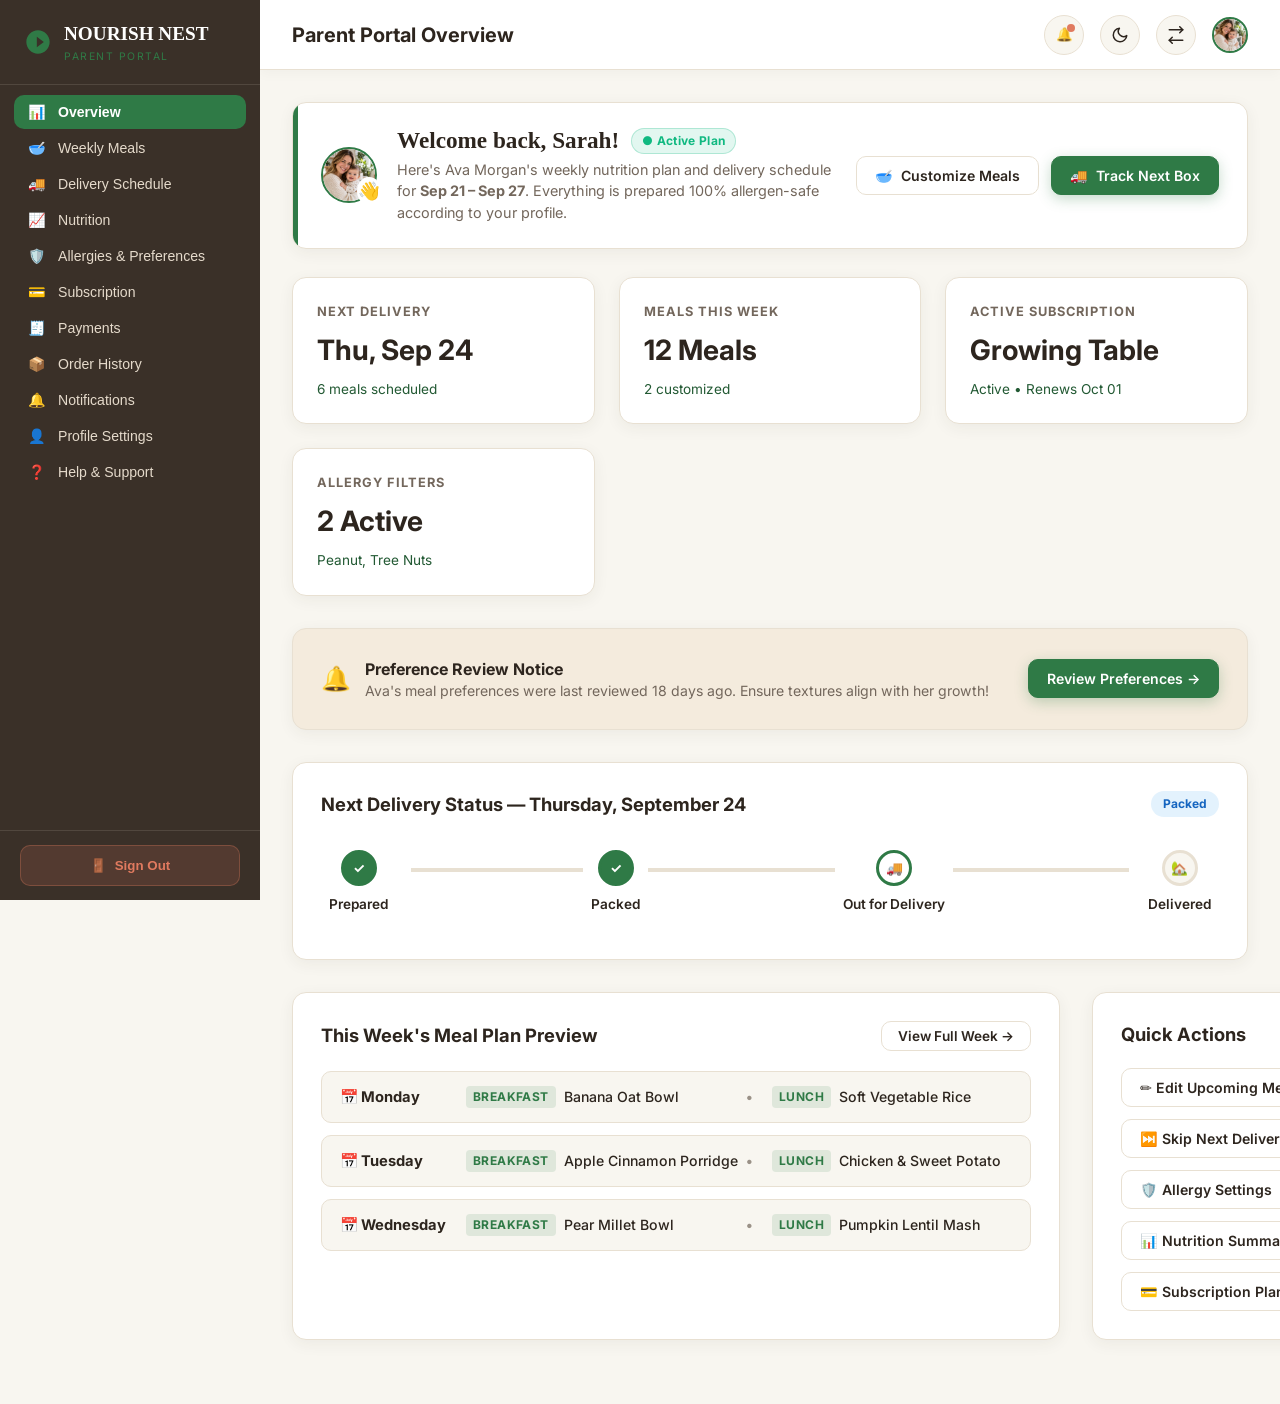
<file: dashboard.html>
<!DOCTYPE html>
<html lang="en" data-theme="light" dir="ltr">
<head>
  <meta charset="UTF-8">
  <meta name="viewport" content="width=device-width, initial-scale=1.0">
  <title>Nourish Nest | Parent Portal Dashboard</title>
  <link rel="icon" type="image/svg+xml" href="assets/images/favicon.svg">
  <link rel="stylesheet" href="assets/css/dashboard.css">
</head>
<body class="dash-body">

  <div class="dash-layout">

    <!-- 01. FIXED SIDEBAR -->
    <aside class="dash-sidebar">
      <div class="sidebar-header">
        <a href="index.html" style="text-decoration: none; color: inherit; display: flex; align-items: center; gap: 12px;" title="Go to Nourish Nest Home">
          <svg width="28" height="28" viewBox="0 0 24 24" fill="var(--dash-primary)">
            <path d="M12 2C6.48 2 2 6.48 2 12s4.48 10 10 10 10-4.48 10-10S17.52 2 12 2zm-1 14.5v-9l6 4.5-6 4.5z"/>
          </svg>
          <div>
            <div class="sidebar-brand">NOURISH NEST</div>
            <div style="font-size: 0.65rem; letter-spacing: 1.5px; color: var(--dash-primary); text-transform: uppercase;">Parent Portal</div>
          </div>
        </a>
      </div>

      <!-- 11 MENU ITEMS -->
      <ul class="sidebar-menu">
        <li class="sidebar-menu-item">
          <button data-view="overview" class="active">
            <span>📊</span> Overview
          </button>
        </li>
        <li class="sidebar-menu-item">
          <button data-view="meals">
            <span>🥣</span> Weekly Meals
          </button>
        </li>
        <li class="sidebar-menu-item">
          <button data-view="schedule">
            <span>🚚</span> Delivery Schedule
          </button>
        </li>
        <li class="sidebar-menu-item">
          <button data-view="nutrition">
            <span>📈</span> Nutrition
          </button>
        </li>
        <li class="sidebar-menu-item">
          <button data-view="allergies">
            <span>🛡️</span> Allergies & Preferences
          </button>
        </li>
        <li class="sidebar-menu-item">
          <button data-view="subscription">
            <span>💳</span> Subscription
          </button>
        </li>
        <li class="sidebar-menu-item">
          <button data-view="payments">
            <span>🧾</span> Payments
          </button>
        </li>
        <li class="sidebar-menu-item">
          <button data-view="history">
            <span>📦</span> Order History
          </button>
        </li>
        <li class="sidebar-menu-item">
          <button data-view="notifications">
            <span>🔔</span> Notifications
          </button>
        </li>
        <li class="sidebar-menu-item">
          <button data-view="profile">
            <span>👤</span> Profile Settings
          </button>
        </li>
        <li class="sidebar-menu-item">
          <button data-view="help">
            <span>❓</span> Help & Support
          </button>
        </li>
      </ul>

      <div class="sidebar-footer">
        <button class="btn-signout" onclick="handleSignOut()">
          <span>🚪</span> Sign Out
        </button>
      </div>
    </aside>

    <!-- 02. MAIN CONTENT WRAPPER -->
    <div class="dash-main">
      
      <!-- STICKY TOPBAR -->
      <header class="dash-topbar">
        <div class="topbar-left">
          <button class="dash-menu-toggle" aria-label="Toggle Sidebar Menu">☰</button>
          <div class="topbar-title" id="dash-page-title">Parent Portal Overview</div>
        </div>

        <div class="topbar-right">
          <!-- Notification Bell -->
          <button class="icon-btn" onclick="switchView('notifications')" title="Notifications" aria-label="Notifications">
            🔔
            <span class="badge-dot"></span>
          </button>

          <!-- Theme Toggle -->
          <button class="icon-btn dash-theme-btn" title="Toggle Theme" aria-label="Toggle Theme">
            🌙
          </button>

          <!-- RTL Toggle -->
          <button class="icon-btn dash-rtl-btn" title="Toggle RTL" aria-label="Toggle Direction">
            🌐
          </button>

          <!-- Parent Avatar Thumbnail -->
          <div style="display: flex; align-items: center; cursor: pointer;" onclick="switchView('profile')" title="Sarah Morgan Profile">
            <img src="assets/images/avatar-parent-sarah-m.jpg" alt="Sarah Morgan" style="width: 36px; height: 36px; border-radius: 50%; object-fit: cover; display: block; border: 2px solid var(--dash-primary);">
          </div>
        </div>
      </header>

      <!-- DYNAMIC DASHBOARD CONTAINER -->
      <main class="dash-content" id="dash-main-content">
        <!-- Rendered dynamically by assets/js/dashboard.js -->
      </main>

    </div>

  </div>

  <script src="assets/js/dashboard.js"></script>
</body>
</html>
</file>
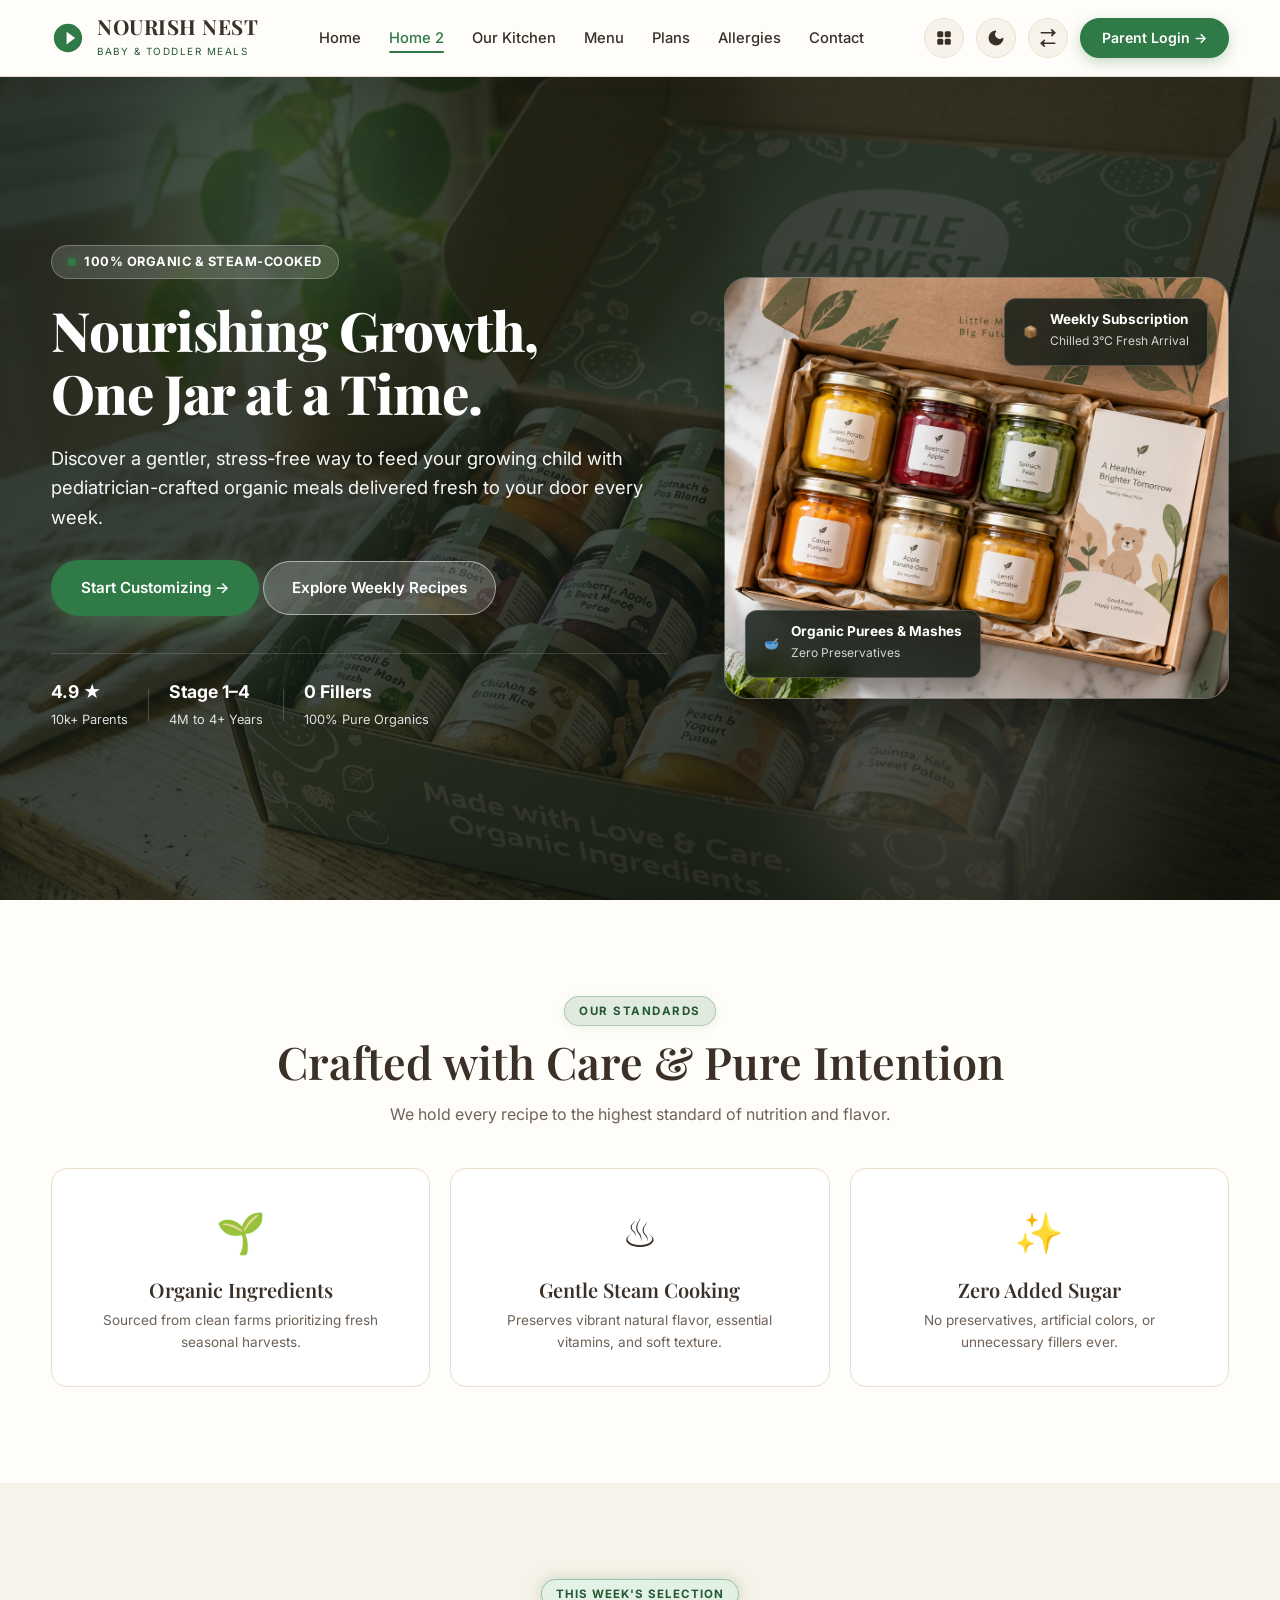
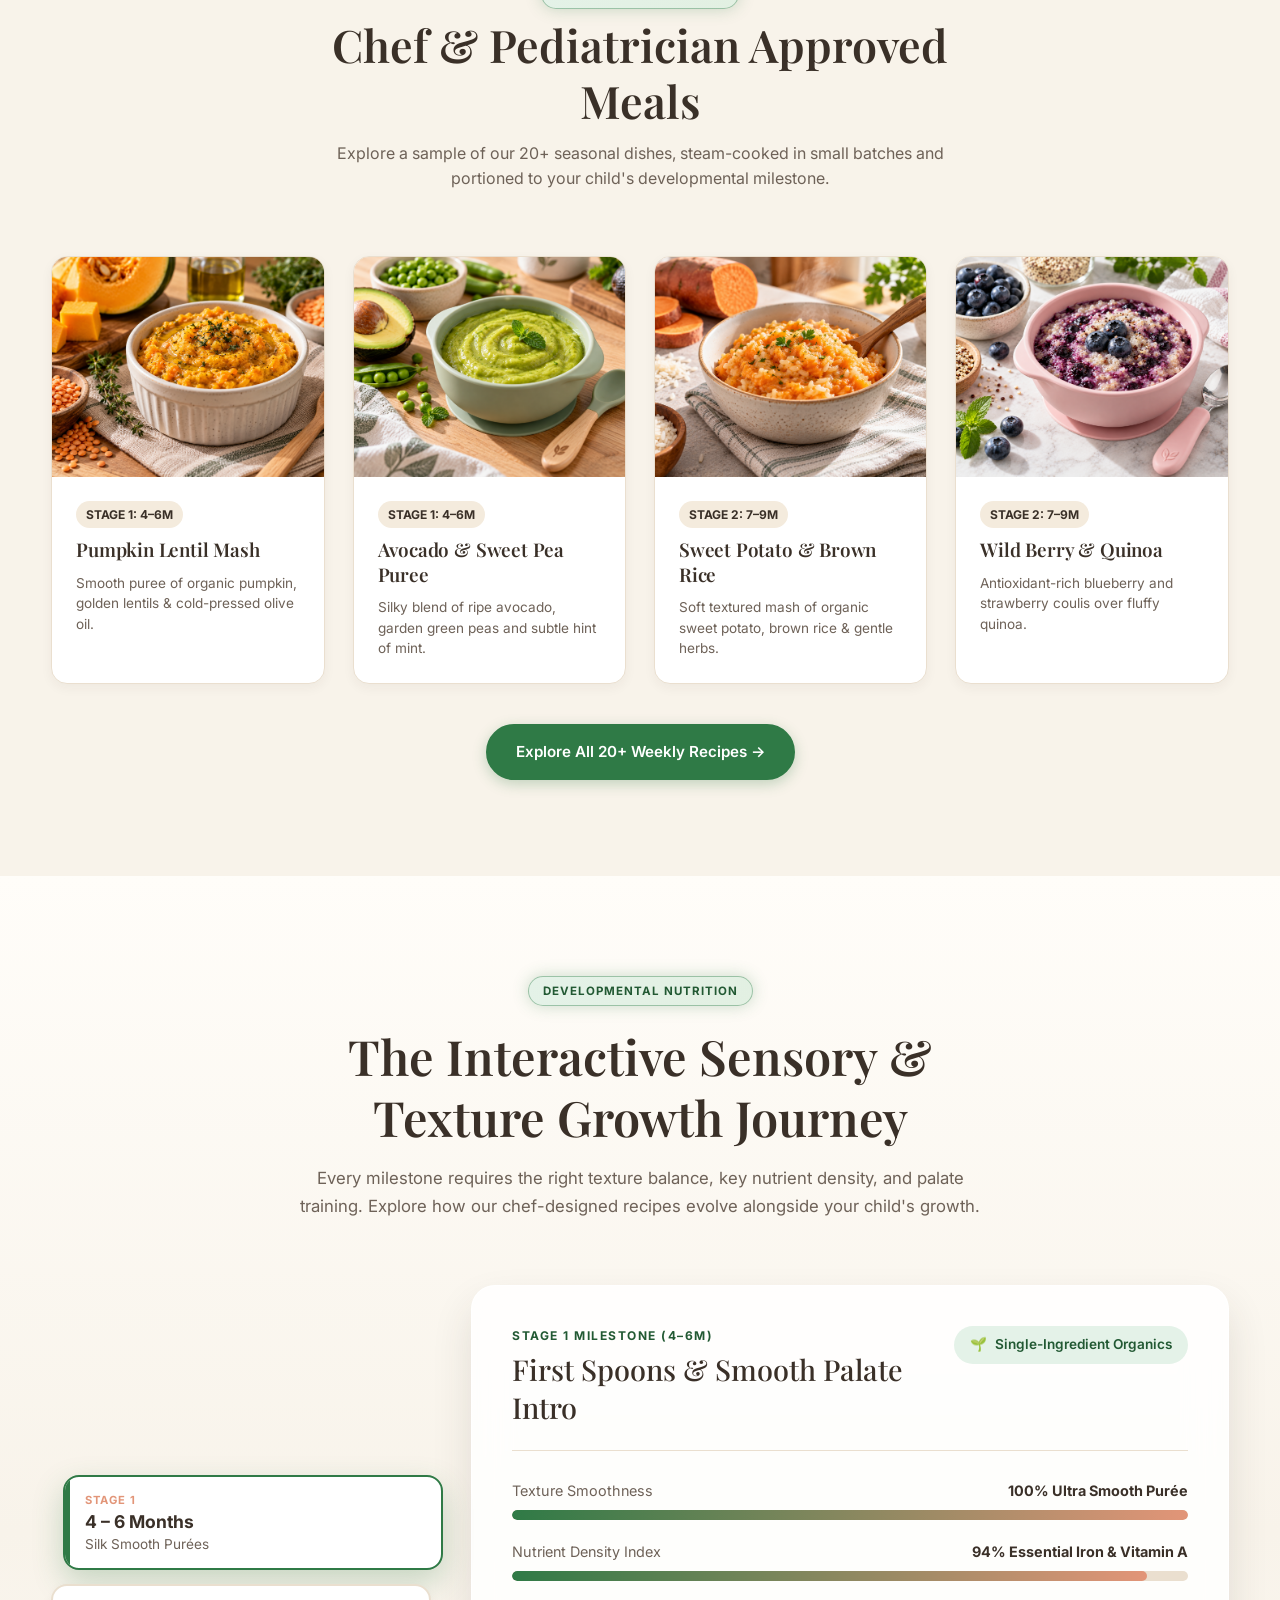
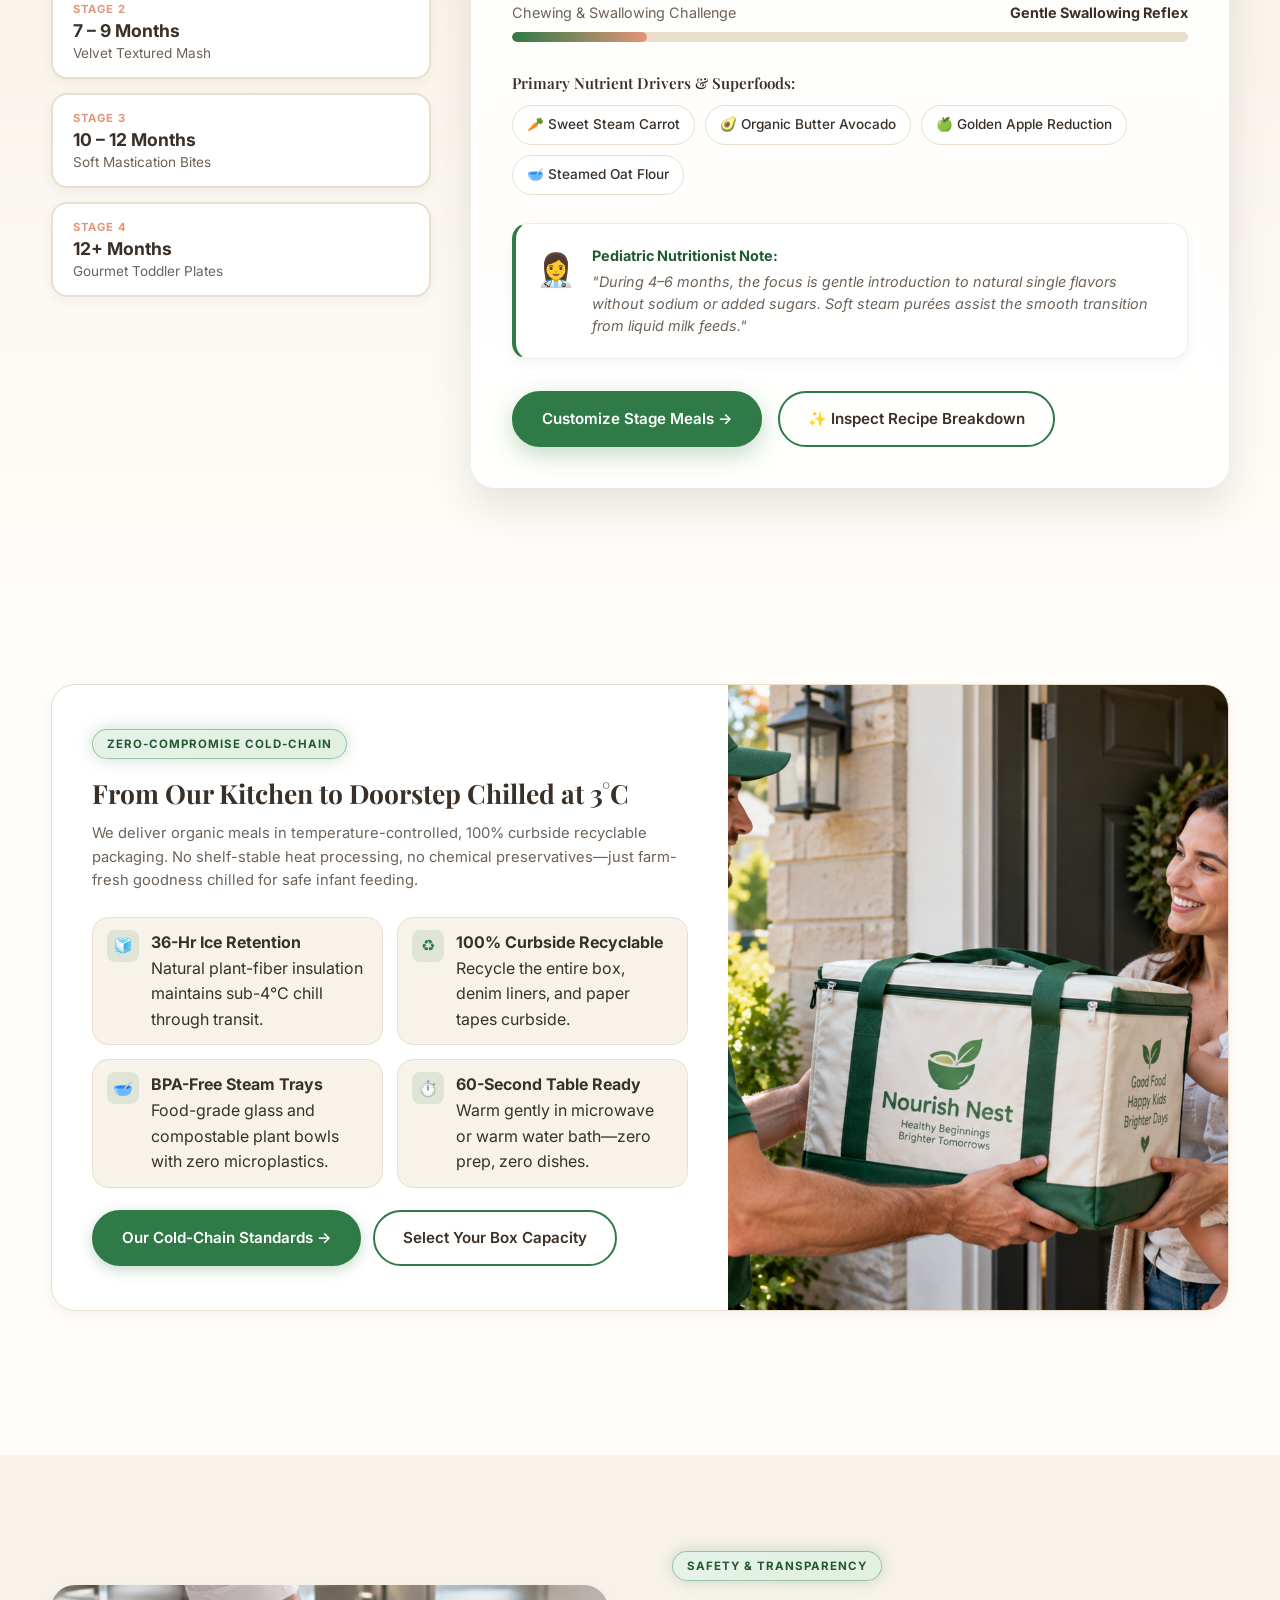
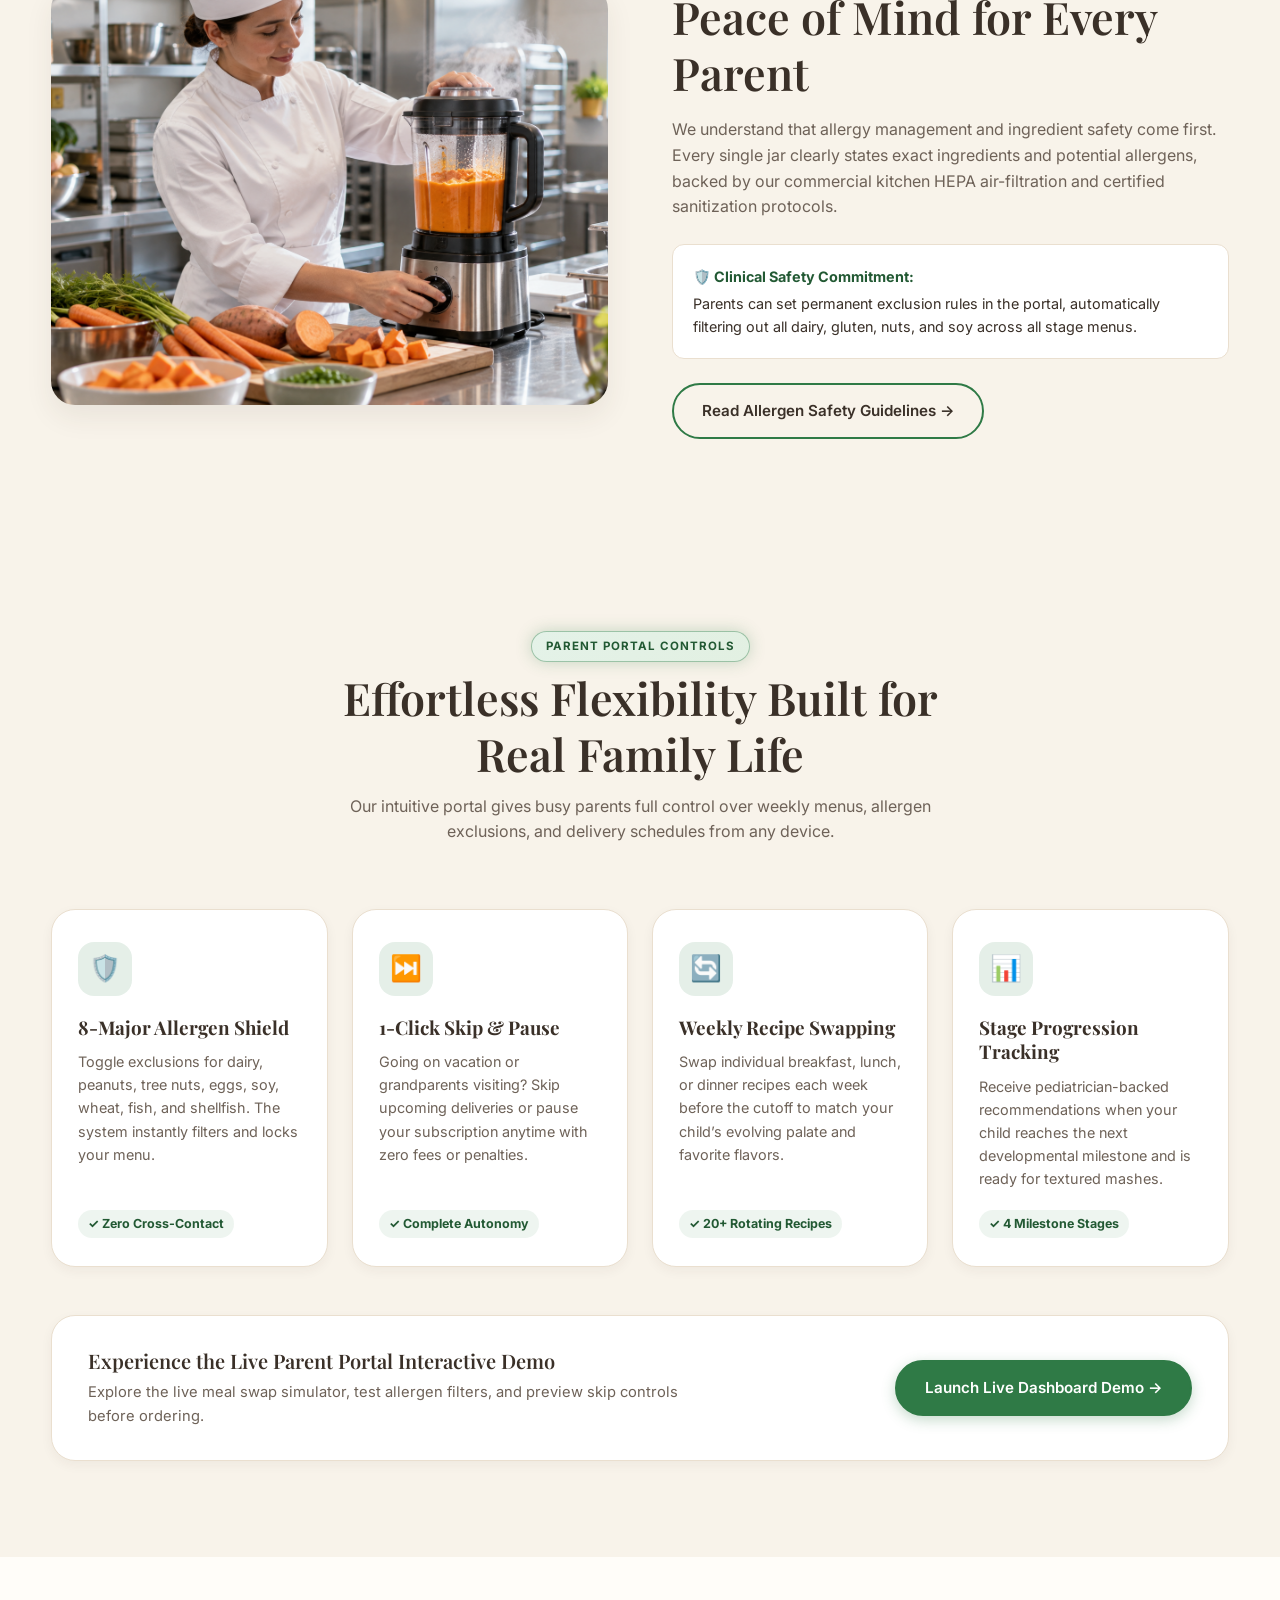
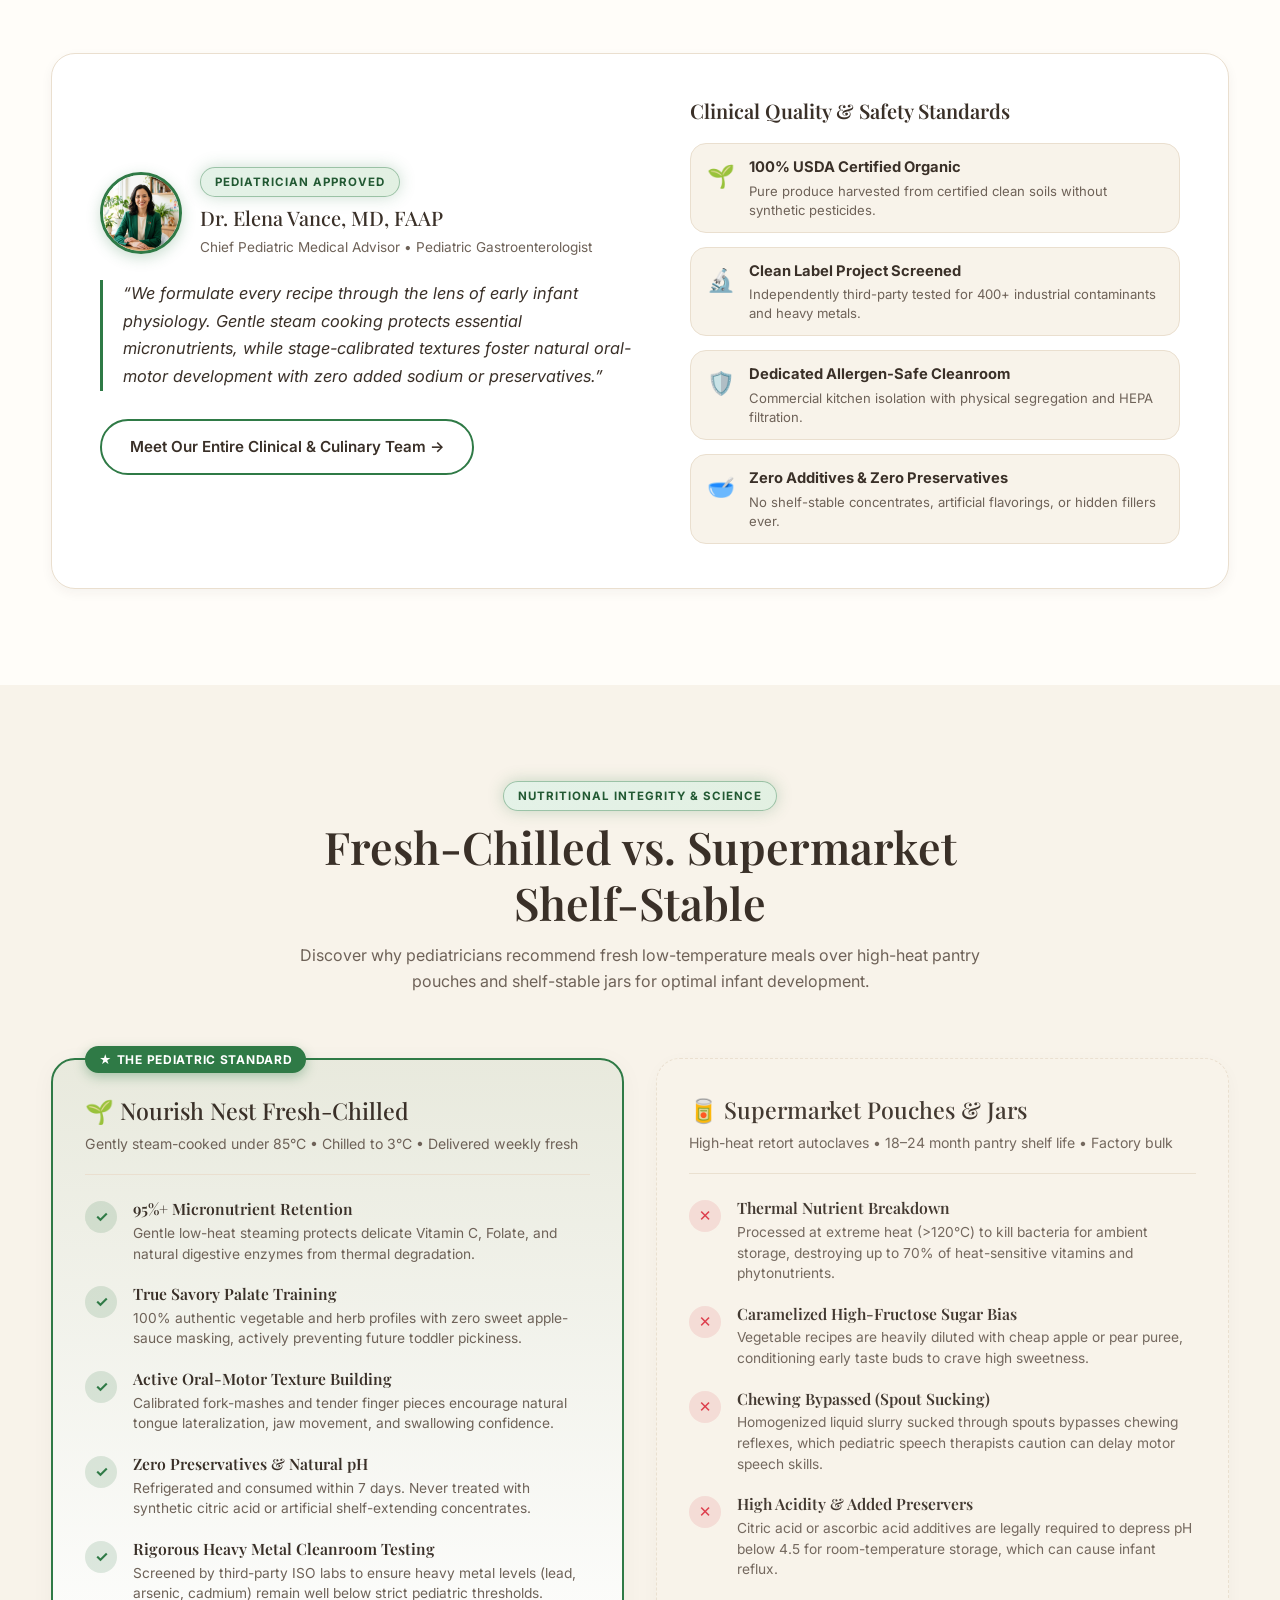
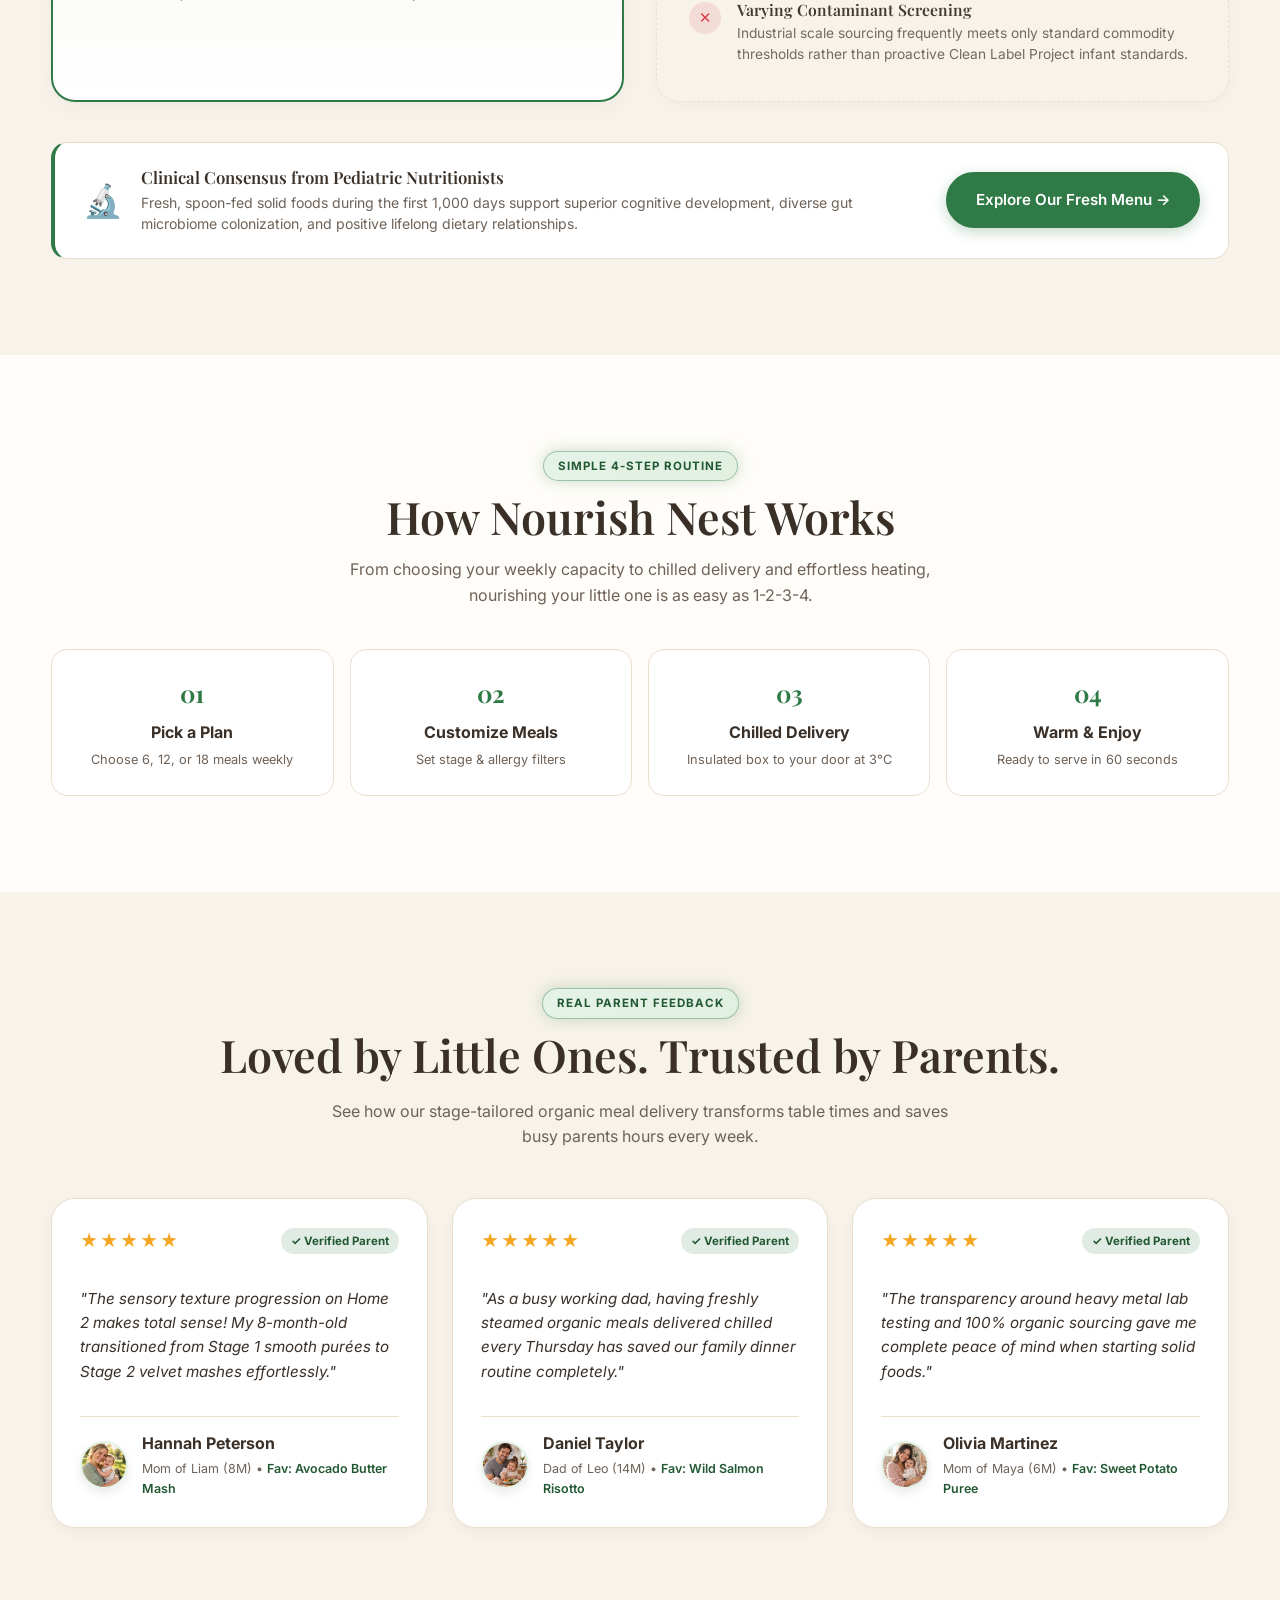
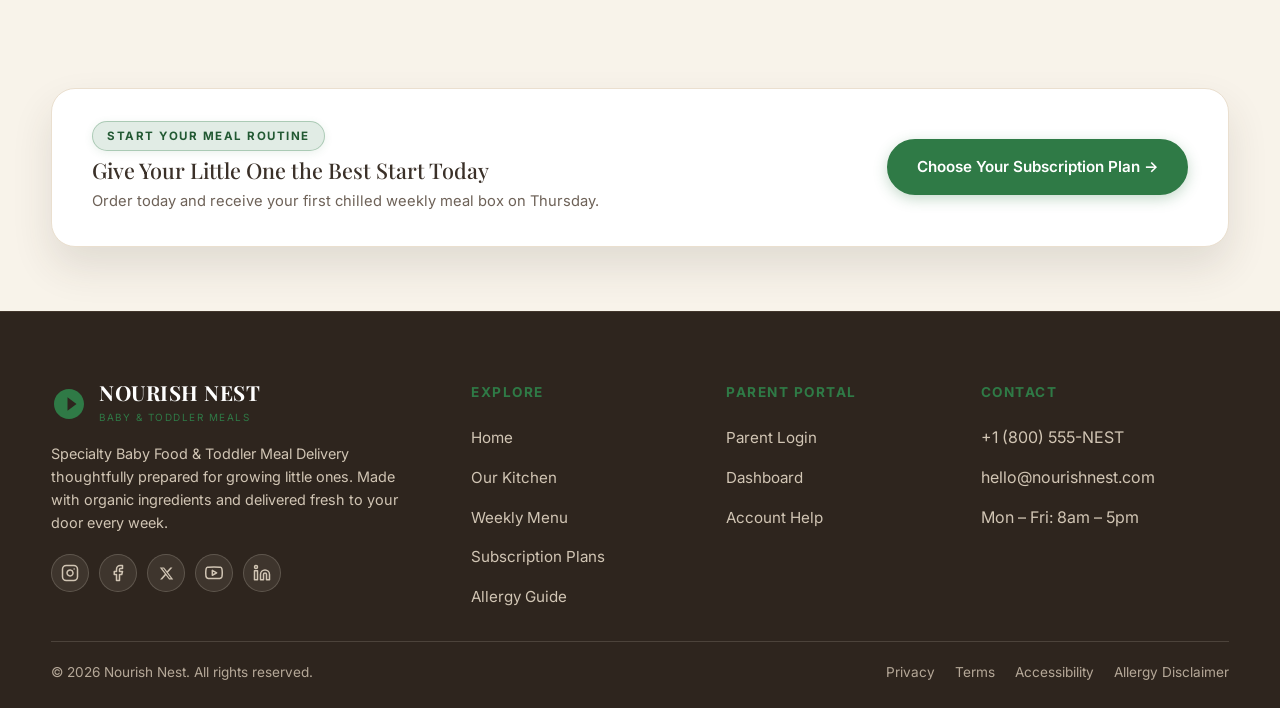
<file: index2.html>
<!DOCTYPE html>
<html lang="en" data-theme="light" dir="ltr">
<head>
  <meta charset="UTF-8">
  <meta name="viewport" content="width=device-width, initial-scale=1.0">
  <title>Nourish Nest | Wholesome Baby & Toddler Meals (Home 2)</title>
  <meta name="description" content="Nourish Nest Home 2 Variant - Thoughtfully prepared organic meals for growing little ones.">
  <link rel="icon" type="image/svg+xml" href="assets/images/favicon.svg">
  <link rel="stylesheet" href="assets/css/style.css">
</head>
<body>

  <!-- Sticky Navbar -->
  <header class="navbar">
    <div class="container nav-container">
      <a href="index.html" class="brand-logo">
        <svg viewBox="0 0 24 24">
          <path d="M12 2C6.48 2 2 6.48 2 12s4.48 10 10 10 10-4.48 10-10S17.52 2 12 2zm-1 14.5v-9l6 4.5-6 4.5z"/>
        </svg>
        <div>
          <span class="brand-title">NOURISH NEST</span>
          <span class="brand-sub">BABY & TODDLER MEALS</span>
        </div>
      </a>

      <ul class="nav-links">
        <li><a href="index.html">Home</a></li>
        <li><a href="index2.html" class="active">Home 2</a></li>
        <li><a href="about.html">Our Kitchen</a></li>
        <li><a href="menu.html">Menu</a></li>
        <li><a href="plans.html">Plans</a></li>
        <li><a href="allergies.html">Allergies</a></li>
        <li><a href="contact.html">Contact</a></li>
      </ul>

      <div class="nav-actions">
        <a href="dashboard.html" class="icon-circle-btn" title="Parent Portal Dashboard" aria-label="Parent Portal Dashboard">
          <svg width="18" height="18" viewBox="0 0 24 24" fill="currentColor">
            <rect x="3" y="3" width="8" height="8" rx="2"/>
            <rect x="13" y="3" width="8" height="8" rx="2"/>
            <rect x="13" y="13" width="8" height="8" rx="2"/>
            <rect x="3" y="13" width="8" height="8" rx="2"/>
          </svg>
        </a>
        <button class="icon-circle-btn theme-toggle-btn" aria-label="Toggle Theme"></button>
        <button class="icon-circle-btn rtl-toggle-btn" aria-label="Toggle Direction"></button>
        <a href="login.html" class="btn btn-primary">Parent Login →</a>
      </div>

      <button class="hamburger" aria-label="Open Menu">
        <span></span>
        <span></span>
        <span></span>
      </button>
    </div>
  </header>

  <!-- Mobile Drawer -->
  <div class="mobile-drawer">
    <ul class="mobile-nav-links">
      <li><a href="index.html">Home</a></li>
      <li><a href="index2.html" class="active">Home 2</a></li>
      <li><a href="about.html">Our Kitchen</a></li>
      <li><a href="menu.html">Menu</a></li>
      <li><a href="plans.html">Plans</a></li>
      <li><a href="allergies.html">Allergies</a></li>
      <li><a href="contact.html">Contact</a></li>
    </ul>
    <div class="mobile-controls">
      <a href="login.html" class="btn btn-primary" style="width: 100%;">Parent Login →</a>
      <div style="display: flex; gap: 12px; justify-content: center; margin-top: 12px;">
        <a href="dashboard.html" class="icon-circle-btn" title="Parent Portal Dashboard" aria-label="Parent Portal Dashboard">
          <svg width="18" height="18" viewBox="0 0 24 24" fill="currentColor">
            <rect x="3" y="3" width="8" height="8" rx="2"/>
            <rect x="13" y="3" width="8" height="8" rx="2"/>
            <rect x="13" y="13" width="8" height="8" rx="2"/>
            <rect x="3" y="13" width="8" height="8" rx="2"/>
          </svg>
        </a>
        <button class="icon-circle-btn theme-toggle-btn" aria-label="Toggle Theme"></button>
        <button class="icon-circle-btn rtl-toggle-btn" aria-label="Toggle Direction"></button>
      </div>
    </div>
  </div>

  <!-- HOME 2 SECTION 01 — FULL-BLEED ANIMATED HERO -->
  <section class="hero hero-home2">
    <div class="hero-home2-bg-animated"></div>
    <div class="hero-home2-overlay"></div>
    
    <!-- Ambient Floating Light Orbs -->
    <div class="hero-ambient-orbs" aria-hidden="true">
      <div class="orb orb-1"></div>
      <div class="orb orb-2"></div>
      <div class="orb orb-3"></div>
    </div>

    <div class="container hero-home2-container">
      <div class="hero-home2-grid">
        <!-- Left Text Column -->
        <div class="hero-home2-text">
          <span class="hero-badge-pill hero-anim-title">
            <span class="badge-dot"></span> 100% ORGANIC & STEAM-COOKED
          </span>
          <h1 class="hero-title hero-title-light hero-anim-title" style="text-align: left;">
            Nourishing Growth,<br>One Jar at a Time.
          </h1>
          <p class="hero-desc hero-desc-light hero-anim-desc" style="text-align: left;">
            Discover a gentler, stress-free way to feed your growing child with pediatrician-crafted organic meals delivered fresh to your door every week.
          </p>
          
          <div class="hero-ctas hero-anim-ctas" style="justify-content: flex-start;">
            <a href="plans.html" class="btn btn-primary btn-shine">Start Customizing →</a>
            <a href="menu.html" class="btn btn-glass">Explore Weekly Recipes</a>
          </div>

          <!-- Trust metrics row -->
          <div class="hero-trust-row hero-anim-ctas">
            <div>
              <strong style="color: #FFF; font-size: 1.1rem; display: block;">4.9 ★</strong>
              <span style="font-size: 0.8rem; color: rgba(255,255,255,0.85);">10k+ Parents</span>
            </div>
            <div class="trust-divider"></div>
            <div>
              <strong style="color: #FFF; font-size: 1.1rem; display: block;">Stage 1–4</strong>
              <span style="font-size: 0.8rem; color: rgba(255,255,255,0.85);">4M to 4+ Years</span>
            </div>
            <div class="trust-divider"></div>
            <div>
              <strong style="color: #FFF; font-size: 1.1rem; display: block;">0 Fillers</strong>
              <span style="font-size: 0.8rem; color: rgba(255,255,255,0.85);">100% Pure Organics</span>
            </div>
          </div>
        </div>

        <!-- Right Product Showcase Column -->
        <div class="hero-home2-media hero-anim-title">
          <div class="hero-card-showcase">
            <img src="assets/images/hero-toddler-meal-box.jpg" alt="Premium Eco-Friendly Weekly Meal Subscription Box" class="hero-showcase-img">
            
            <!-- Floating Overlay Badges -->
            <div class="hero-float-tag float-tag-top">
              <span class="float-tag-icon">📦</span>
              <div>
                <strong>Weekly Subscription</strong>
                <span>Chilled 3°C Fresh Arrival</span>
              </div>
            </div>

            <div class="hero-float-tag float-tag-bottom">
              <span class="float-tag-icon">🥣</span>
              <div>
                <strong>Organic Purees & Mashes</strong>
                <span>Zero Preservatives</span>
              </div>
            </div>
          </div>
        </div>
      </div>
    </div>
  </section>

  <!-- HOME 2 SECTION 02 — KITCHEN & RECIPE STANDARDS -->
  <section class="section">
    <div class="container text-center">
      <span class="section-tag">OUR STANDARDS</span>
      <h2>Crafted with Care & Pure Intention</h2>
      <p class="text-muted" style="max-width: 600px; margin: 12px auto 40px;">
        We hold every recipe to the highest standard of nutrition and flavor.
      </p>

      <div class="journey-timeline standards-timeline">
        <div class="journey-step" style="padding: 32px;">
          <span style="font-size: 2.5rem;">🌱</span>
          <h4 style="margin-top: 12px;">Organic Ingredients</h4>
          <p class="text-muted" style="font-size: 0.85rem; margin-top: 8px;">Sourced from clean farms prioritizing fresh seasonal harvests.</p>
        </div>
        <div class="journey-step" style="padding: 32px;">
          <span style="font-size: 2.5rem;">♨️</span>
          <h4 style="margin-top: 12px;">Gentle Steam Cooking</h4>
          <p class="text-muted" style="font-size: 0.85rem; margin-top: 8px;">Preserves vibrant natural flavor, essential vitamins, and soft texture.</p>
        </div>
        <div class="journey-step" style="padding: 32px;">
          <span style="font-size: 2.5rem;">✨</span>
          <h4 style="margin-top: 12px;">Zero Added Sugar</h4>
          <p class="text-muted" style="font-size: 0.85rem; margin-top: 8px;">No preservatives, artificial colors, or unnecessary fillers ever.</p>
        </div>
      </div>
    </div>
  </section>

  <!-- HOME 2 SECTION 03 — ROTATING MENU HIGHLIGHT -->
  <section class="section section-bg-alt">
    <div class="container">
      <div class="section-header text-center">
        <span class="section-tag glow-tag">THIS WEEK'S SELECTION</span>
        <h2>Chef &amp; Pediatrician Approved Meals</h2>
        <p class="text-muted" style="max-width: 620px; margin: 12px auto 0;">
          Explore a sample of our 20+ seasonal dishes, steam-cooked in small batches and portioned to your child's developmental milestone.
        </p>
      </div>

      <div class="meal-grid home2-featured-meals">
        <!-- Meal 1 -->
        <div class="meal-card" data-name="Pumpkin Lentil Mash" data-stage="6–8M">
          <div class="meal-card-img"><img src="assets/images/meal-pumpkin-lentil-mash.jpg" alt="Pumpkin Lentil Mash" loading="lazy"></div>
          <div class="meal-card-body">
            <span class="meal-badge">STAGE 1: 4–6M</span>
            <h4>Pumpkin Lentil Mash</h4>
            <p class="text-muted" style="font-size: 0.85rem;">Smooth puree of organic pumpkin, golden lentils &amp; cold-pressed olive oil.</p>
          </div>
        </div>

        <!-- Meal 2 -->
        <div class="meal-card" data-name="Avocado & Sweet Pea Puree" data-stage="6–8M">
          <div class="meal-card-img"><img src="assets/images/meal-avocado-sweet-pea.jpg" alt="Avocado & Sweet Pea Puree" loading="lazy"></div>
          <div class="meal-card-body">
            <span class="meal-badge">STAGE 1: 4–6M</span>
            <h4>Avocado &amp; Sweet Pea Puree</h4>
            <p class="text-muted" style="font-size: 0.85rem;">Silky blend of ripe avocado, garden green peas and subtle hint of mint.</p>
          </div>
        </div>

        <!-- Meal 3 -->
        <div class="meal-card" data-name="Sweet Potato & Rice" data-stage="9–12M">
          <div class="meal-card-img"><img src="assets/images/meal-sweet-potato-rice.jpg" alt="Sweet Potato & Rice" loading="lazy"></div>
          <div class="meal-card-body">
            <span class="meal-badge">STAGE 2: 7–9M</span>
            <h4>Sweet Potato &amp; Brown Rice</h4>
            <p class="text-muted" style="font-size: 0.85rem;">Soft textured mash of organic sweet potato, brown rice &amp; gentle herbs.</p>
          </div>
        </div>

        <!-- Meal 4 -->
        <div class="meal-card" data-name="Wild Berry & Quinoa" data-stage="9–12M">
          <div class="meal-card-img"><img src="assets/images/meal-wild-berry-quinoa.jpg" alt="Wild Berry & Quinoa" loading="lazy"></div>
          <div class="meal-card-body">
            <span class="meal-badge">STAGE 2: 7–9M</span>
            <h4>Wild Berry &amp; Quinoa</h4>
            <p class="text-muted" style="font-size: 0.85rem;">Antioxidant-rich blueberry and strawberry coulis over fluffy quinoa.</p>
          </div>
        </div>

        
      </div>

      <div style="text-align: center; margin-top: 40px;">
        <a href="menu.html" class="btn btn-primary" style="padding: 14px 28px;">Explore All 20+ Weekly Recipes →</a>
      </div>
    </div>
  </section>

  <!-- HOME 2 SECTION — INTERACTIVE SENSORY & FLAVOR GROWTH MATRIX -->
  <section class="section sensory-growth-section">
    <div class="container">
      <div class="section-header text-center">
        <span class="section-tag glow-tag">DEVELOPMENTAL NUTRITION</span>
        <h2 class="sensory-title">The Interactive Sensory & Texture Growth Journey</h2>
        <p class="text-muted sensory-subtitle">
          Every milestone requires the right texture balance, key nutrient density, and palate training. Explore how our chef-designed recipes evolve alongside your child's growth.
        </p>
      </div>

      <!-- Stage Interactive Deck -->
      <div class="sensory-stage-deck">
        
        <!-- Left Panel: Interactive Stage Selector -->
        <div class="sensory-orbit-wrapper">
          <!-- Stage Navigation Buttons -->
          <div class="sensory-stage-nodes" role="tablist" aria-label="Developmental Stages">
            <button class="stage-node-btn active" data-stage="1" role="tab" aria-selected="true">
              <span class="node-badge">STAGE 1</span>
              <span class="node-title">4 – 6 Months</span>
              <span class="node-desc">Silk Smooth Purées</span>
            </button>

            <button class="stage-node-btn" data-stage="2" role="tab" aria-selected="false">
              <span class="node-badge">STAGE 2</span>
              <span class="node-title">7 – 9 Months</span>
              <span class="node-desc">Velvet Textured Mash</span>
            </button>

            <button class="stage-node-btn" data-stage="3" role="tab" aria-selected="false">
              <span class="node-badge">STAGE 3</span>
              <span class="node-title">10 – 12 Months</span>
              <span class="node-desc">Soft Mastication Bites</span>
            </button>

            <button class="stage-node-btn" data-stage="4" role="tab" aria-selected="false">
              <span class="node-badge">STAGE 4</span>
              <span class="node-title">12+ Months</span>
              <span class="node-desc">Gourmet Toddler Plates</span>
            </button>
          </div>
        </div>

        <!-- Right Panel: Dynamic Glassmorphism Display Card -->
        <div class="sensory-display-card glass-panel" id="sensoryDisplayCard">
          <!-- Stage Visual Header -->
          <div class="sensory-card-header">
            <div>
              <span class="sensory-stage-label" id="sensoryStageLabel">STAGE 1 MILESTONE (4–6M)</span>
              <h3 class="sensory-card-title" id="sensoryCardTitle">First Spoons & Smooth Palate Intro</h3>
            </div>
            <div class="sensory-hero-badge" id="sensoryHeroBadge">
              <span class="badge-icon">🌱</span>
              <span id="sensoryBadgeText">Single-Ingredient Organics</span>
            </div>
          </div>

          <!-- Animated Texture & Density Meters -->
          <div class="sensory-meters-block">
            <div class="meter-item">
              <div class="meter-label">
                <span>Texture Smoothness</span>
                <strong id="textureVal">100% Ultra Smooth Purée</strong>
              </div>
              <div class="meter-bar-track">
                <div class="meter-bar-fill" id="textureBar" style="width: 100%;"></div>
              </div>
            </div>

            <div class="meter-item">
              <div class="meter-label">
                <span>Nutrient Density Index</span>
                <strong id="nutrientVal">94% Essential Iron & Vitamin A</strong>
              </div>
              <div class="meter-bar-track">
                <div class="meter-bar-fill" id="nutrientBar" style="width: 94%;"></div>
              </div>
            </div>

            <div class="meter-item">
              <div class="meter-label">
                <span>Chewing & Swallowing Challenge</span>
                <strong id="chewVal">Gentle Swallowing Reflex</strong>
              </div>
              <div class="meter-bar-track">
                <div class="meter-bar-fill" id="chewBar" style="width: 20%;"></div>
              </div>
            </div>
          </div>

          <!-- Featured Ingredients & Benefits Cloud -->
          <div class="sensory-ingredients-wrap">
            <h4 class="ingredients-title">Primary Nutrient Drivers & Superfoods:</h4>
            <div class="ingredient-cloud" id="ingredientCloud">
              <span class="ingredient-chip" title="Rich in Beta-Carotene for healthy eye & immune development">🥕 Sweet Steam Carrot</span>
              <span class="ingredient-chip" title="Packed with healthy monounsaturated fats for brain growth">🥑 Organic Butter Avocado</span>
              <span class="ingredient-chip" title="Soluble pectin fiber for gentle first digestion">🍏 Golden Apple Reduction</span>
              <span class="ingredient-chip" title="Hypoallergenic grain base for sustained calm energy">🥣 Steamed Oat Flour</span>
            </div>
          </div>

          <!-- Pediatrician Growth Insight Box -->
          <div class="pediatrician-insight-card">
            <div class="insight-avatar">👩‍⚕️</div>
            <div class="insight-content">
              <strong class="insight-title">Pediatric Nutritionist Note:</strong>
              <p class="insight-text" id="pediatricInsight">
                "During 4–6 months, the focus is gentle introduction to natural single flavors without sodium or added sugars. Soft steam purées assist the smooth transition from liquid milk feeds."
              </p>
            </div>
          </div>

          <!-- Interactive CTA Row -->
          <div class="sensory-card-footer">
            <a href="plans.html" class="btn btn-primary btn-shine">Customize Stage Meals →</a>
            <button class="btn btn-outline" id="sampleRecipeBtn" type="button">✨ Inspect Recipe Breakdown</button>
          </div>
        </div>

      </div>
    </div>
  </section>

  <!-- HOME 2 SECTION 05 — COLD-CHAIN & SUSTAINABLE PACKAGING -->
  <section class="section">
    <div class="container">
      <div class="eco-packaging-card">
        <div class="eco-packaging-content">
          <span class="section-tag glow-tag">ZERO-COMPROMISE COLD-CHAIN</span>
          <h2 class="eco-packaging-heading">From Our Kitchen to Doorstep Chilled at 3°C</h2>
          <p class="eco-packaging-desc">
            We deliver organic meals in temperature-controlled, 100% curbside recyclable packaging. No shelf-stable heat processing, no chemical preservatives—just farm-fresh goodness chilled for safe infant feeding.
          </p>

          <div class="eco-packaging-grid">
            <div class="eco-packaging-pill">
              <span class="eco-packaging-pill-icon">🧊</span>
              <div>
                <strong>36-Hr Ice Retention</strong>
                <p>Natural plant-fiber insulation maintains sub-4°C chill through transit.</p>
              </div>
            </div>
            <div class="eco-packaging-pill">
              <span class="eco-packaging-pill-icon">♻️</span>
              <div>
                <strong>100% Curbside Recyclable</strong>
                <p>Recycle the entire box, denim liners, and paper tapes curbside.</p>
              </div>
            </div>
            <div class="eco-packaging-pill">
              <span class="eco-packaging-pill-icon">🥣</span>
              <div>
                <strong>BPA-Free Steam Trays</strong>
                <p>Food-grade glass and compostable plant bowls with zero microplastics.</p>
              </div>
            </div>
            <div class="eco-packaging-pill">
              <span class="eco-packaging-pill-icon">⏱️</span>
              <div>
                <strong>60-Second Table Ready</strong>
                <p>Warm gently in microwave or warm water bath—zero prep, zero dishes.</p>
              </div>
            </div>
          </div>

          <div class="eco-packaging-actions">
            <a href="about.html" class="btn btn-primary">Our Cold-Chain Standards →</a>
            <a href="plans.html" class="btn btn-outline">Select Your Box Capacity</a>
          </div>
        </div>

        <div class="eco-packaging-img-col">
          <img src="assets/images/quality-cold-chain-delivery.jpg" alt="Chilled eco-friendly baby meal subscription packaging arrival" loading="lazy">
        </div>
      </div>
    </div>
  </section>

  <!-- HOME 2 SECTION 06 — PARENTAL PEACE OF MIND & ALLERGY SAFETY -->
  <section class="section section-bg-alt">
    <div class="container split-grid">
      <div class="split-image">
        <img src="assets/images/quality-kitchen-prep.jpg" alt="Clean kitchen preparation process" loading="lazy">
      </div>
      <div>
        <span class="section-tag glow-tag">SAFETY &amp; TRANSPARENCY</span>
        <h2>Peace of Mind for Every Parent</h2>
        <p class="text-muted" style="margin-top: 16px;">
          We understand that allergy management and ingredient safety come first. Every single jar clearly states exact ingredients and potential allergens, backed by our commercial kitchen HEPA air-filtration and certified sanitization protocols.
        </p>
        <div style="margin-top: 24px; padding: 20px; background: var(--bg-surface); border-radius: 12px; border: 1.5px solid var(--border-color); font-size: 0.9rem;">
          <strong style="color: var(--color-primary-dark); display: block; margin-bottom: 4px;">🛡️ Clinical Safety Commitment:</strong>
          Parents can set permanent exclusion rules in the portal, automatically filtering out all dairy, gluten, nuts, and soy across all stage menus.
        </div>
        <div style="margin-top: 24px;">
          <a href="allergies.html" class="btn btn-outline">Read Allergen Safety Guidelines →</a>
        </div>
      </div>
    </div>
  </section>

  <!-- HOME 2 SECTION 07 — PARENT PORTAL & LIFESTYLE FLEXIBILITY -->
  <section class="section portal-showcase-section">
    <div class="container text-center">
      <div class="section-header">
        <span class="section-tag glow-tag">PARENT PORTAL CONTROLS</span>
        <h2>Effortless Flexibility Built for Real Family Life</h2>
        <p class="text-muted" style="max-width: 660px; margin: 12px auto 0;">
          Our intuitive portal gives busy parents full control over weekly menus, allergen exclusions, and delivery schedules from any device.
        </p>
      </div>

      <div class="portal-features-grid">
        <!-- Feature 1 -->
        <div class="portal-feature-card">
          <div class="portal-feature-icon-badge">🛡️</div>
          <h3 class="portal-feature-title">8-Major Allergen Shield</h3>
          <p class="portal-feature-desc">
            Toggle exclusions for dairy, peanuts, tree nuts, eggs, soy, wheat, fish, and shellfish. The system instantly filters and locks your menu.
          </p>
          <span class="portal-feature-tag">✓ Zero Cross-Contact</span>
        </div>

        <!-- Feature 2 -->
        <div class="portal-feature-card">
          <div class="portal-feature-icon-badge">⏭️</div>
          <h3 class="portal-feature-title">1-Click Skip &amp; Pause</h3>
          <p class="portal-feature-desc">
            Going on vacation or grandparents visiting? Skip upcoming deliveries or pause your subscription anytime with zero fees or penalties.
          </p>
          <span class="portal-feature-tag">✓ Complete Autonomy</span>
        </div>

        <!-- Feature 3 -->
        <div class="portal-feature-card">
          <div class="portal-feature-icon-badge">🔄</div>
          <h3 class="portal-feature-title">Weekly Recipe Swapping</h3>
          <p class="portal-feature-desc">
            Swap individual breakfast, lunch, or dinner recipes each week before the cutoff to match your child’s evolving palate and favorite flavors.
          </p>
          <span class="portal-feature-tag">✓ 20+ Rotating Recipes</span>
        </div>

        <!-- Feature 4 -->
        <div class="portal-feature-card">
          <div class="portal-feature-icon-badge">📊</div>
          <h3 class="portal-feature-title">Stage Progression Tracking</h3>
          <p class="portal-feature-desc">
            Receive pediatrician-backed recommendations when your child reaches the next developmental milestone and is ready for textured mashes.
          </p>
          <span class="portal-feature-tag">✓ 4 Milestone Stages</span>
        </div>
      </div>

      <!-- Live Portal Preview Banner -->
      <div class="portal-preview-banner">
        <div class="portal-preview-content" style="text-align: left;">
          <h4>Experience the Live Parent Portal Interactive Demo</h4>
          <p>
            Explore the live meal swap simulator, test allergen filters, and preview skip controls before ordering.
          </p>
        </div>
        <a href="dashboard.html" class="btn btn-primary">Launch Live Dashboard Demo →</a>
      </div>
    </div>
  </section>

  <!-- HOME 2 SECTION 08 — PEDIATRICIAN BACKED & CERTIFIED QUALITY STANDARDS -->
  <section class="section">
    <div class="container">
      <div class="clinical-endorsement-banner">
        <!-- Left: Pediatrician Endorsement -->
        <div class="endorsement-quote-col">
          <div class="endorsement-author-row">
            <img src="assets/images/team-dr-elena-vance.jpg" alt="Dr. Elena Vance, MD - Chief Pediatric Medical Advisor" class="endorsement-avatar" loading="lazy">
            <div>
              <span class="section-tag glow-tag" style="margin-bottom: 4px;">PEDIATRICIAN APPROVED</span>
              <h3 style="font-size: 1.25rem; margin: 4px 0;">Dr. Elena Vance, MD, FAAP</h3>
              <span class="text-muted" style="font-size: 0.85rem;">Chief Pediatric Medical Advisor • Pediatric Gastroenterologist</span>
            </div>
          </div>
          <p class="endorsement-quote-text">
            “We formulate every recipe through the lens of early infant physiology. Gentle steam cooking protects essential micronutrients, while stage-calibrated textures foster natural oral-motor development with zero added sodium or preservatives.”
          </p>
          <a href="about.html" class="btn btn-outline btn-sm" style="width: fit-content; margin-top: 8px;">
            Meet Our Entire Clinical &amp; Culinary Team →
          </a>
        </div>

        <!-- Right: Quality & Safety Standards List -->
        <div class="endorsement-badges-col">
          <h4>Clinical Quality &amp; Safety Standards</h4>
          <div class="endorsement-badges-list">
            <div class="endorsement-badge-item">
              <span class="endorsement-badge-icon">🌱</span>
              <div>
                <strong>100% USDA Certified Organic</strong>
                <p>Pure produce harvested from certified clean soils without synthetic pesticides.</p>
              </div>
            </div>
            <div class="endorsement-badge-item">
              <span class="endorsement-badge-icon">🔬</span>
              <div>
                <strong>Clean Label Project Screened</strong>
                <p>Independently third-party tested for 400+ industrial contaminants and heavy metals.</p>
              </div>
            </div>
            <div class="endorsement-badge-item">
              <span class="endorsement-badge-icon">🛡️</span>
              <div>
                <strong>Dedicated Allergen-Safe Cleanroom</strong>
                <p>Commercial kitchen isolation with physical segregation and HEPA filtration.</p>
              </div>
            </div>
            <div class="endorsement-badge-item">
              <span class="endorsement-badge-icon">🥣</span>
              <div>
                <strong>Zero Additives &amp; Zero Preservatives</strong>
                <p>No shelf-stable concentrates, artificial flavorings, or hidden fillers ever.</p>
              </div>
            </div>
          </div>
        </div>
      </div>
    </div>
  </section>

  <!-- HOME 2 SECTION 09 — NUTRITION SCIENCE COMPARISON MATRIX -->
  <section class="section section-bg-alt nutrition-compare-section" id="nutrition-science">
    <div class="container">
      <div class="section-header text-center">
        <span class="section-tag glow-tag">NUTRITIONAL INTEGRITY &amp; SCIENCE</span>
        <h2>Fresh-Chilled vs. Supermarket Shelf-Stable</h2>
        <p class="text-muted" style="max-width: 680px; margin: 12px auto 0;">
          Discover why pediatricians recommend fresh low-temperature meals over high-heat pantry pouches and shelf-stable jars for optimal infant development.
        </p>
      </div>

      <div class="compare-grid">
        <!-- Card 1: Nourish Nest Fresh-Chilled -->
        <div class="compare-card compare-card-fresh">
          <span class="compare-badge-pill">★ The Pediatric Standard</span>
          <div class="compare-header">
            <h3>🌱 Nourish Nest Fresh-Chilled</h3>
            <p class="compare-subtitle">Gently steam-cooked under 85°C • Chilled to 3°C • Delivered weekly fresh</p>
          </div>

          <ul class="compare-points-list">
            <li class="compare-point-item">
              <span class="compare-icon-wrap icon-fresh">✓</span>
              <div class="compare-point-content">
                <h4>95%+ Micronutrient Retention</h4>
                <p>Gentle low-heat steaming protects delicate Vitamin C, Folate, and natural digestive enzymes from thermal degradation.</p>
              </div>
            </li>
            <li class="compare-point-item">
              <span class="compare-icon-wrap icon-fresh">✓</span>
              <div class="compare-point-content">
                <h4>True Savory Palate Training</h4>
                <p>100% authentic vegetable and herb profiles with zero sweet apple-sauce masking, actively preventing future toddler pickiness.</p>
              </div>
            </li>
            <li class="compare-point-item">
              <span class="compare-icon-wrap icon-fresh">✓</span>
              <div class="compare-point-content">
                <h4>Active Oral-Motor Texture Building</h4>
                <p>Calibrated fork-mashes and tender finger pieces encourage natural tongue lateralization, jaw movement, and swallowing confidence.</p>
              </div>
            </li>
            <li class="compare-point-item">
              <span class="compare-icon-wrap icon-fresh">✓</span>
              <div class="compare-point-content">
                <h4>Zero Preservatives &amp; Natural pH</h4>
                <p>Refrigerated and consumed within 7 days. Never treated with synthetic citric acid or artificial shelf-extending concentrates.</p>
              </div>
            </li>
            <li class="compare-point-item">
              <span class="compare-icon-wrap icon-fresh">✓</span>
              <div class="compare-point-content">
                <h4>Rigorous Heavy Metal Cleanroom Testing</h4>
                <p>Screened by third-party ISO labs to ensure heavy metal levels (lead, arsenic, cadmium) remain well below strict pediatric thresholds.</p>
              </div>
            </li>
          </ul>
        </div>

        <!-- Card 2: Supermarket Shelf-Stable Pouches & Jars -->
        <div class="compare-card compare-card-shelf">
          <div class="compare-header">
            <h3>🥫 Supermarket Pouches &amp; Jars</h3>
            <p class="compare-subtitle">High-heat retort autoclaves • 18–24 month pantry shelf life • Factory bulk</p>
          </div>

          <ul class="compare-points-list">
            <li class="compare-point-item">
              <span class="compare-icon-wrap icon-shelf">✕</span>
              <div class="compare-point-content">
                <h4>Thermal Nutrient Breakdown</h4>
                <p>Processed at extreme heat (>120°C) to kill bacteria for ambient storage, destroying up to 70% of heat-sensitive vitamins and phytonutrients.</p>
              </div>
            </li>
            <li class="compare-point-item">
              <span class="compare-icon-wrap icon-shelf">✕</span>
              <div class="compare-point-content">
                <h4>Caramelized High-Fructose Sugar Bias</h4>
                <p>Vegetable recipes are heavily diluted with cheap apple or pear puree, conditioning early taste buds to crave high sweetness.</p>
              </div>
            </li>
            <li class="compare-point-item">
              <span class="compare-icon-wrap icon-shelf">✕</span>
              <div class="compare-point-content">
                <h4>Chewing Bypassed (Spout Sucking)</h4>
                <p>Homogenized liquid slurry sucked through spouts bypasses chewing reflexes, which pediatric speech therapists caution can delay motor speech skills.</p>
              </div>
            </li>
            <li class="compare-point-item">
              <span class="compare-icon-wrap icon-shelf">✕</span>
              <div class="compare-point-content">
                <h4>High Acidity &amp; Added Preservers</h4>
                <p>Citric acid or ascorbic acid additives are legally required to depress pH below 4.5 for room-temperature storage, which can cause infant reflux.</p>
              </div>
            </li>
            <li class="compare-point-item">
              <span class="compare-icon-wrap icon-shelf">✕</span>
              <div class="compare-point-content">
                <h4>Varying Contaminant Screening</h4>
                <p>Industrial scale sourcing frequently meets only standard commodity thresholds rather than proactive Clean Label Project infant standards.</p>
              </div>
            </li>
          </ul>
        </div>
      </div>

      <!-- Pediatric Takeaway & Science Banner -->
      <div class="compare-takeaway-bar">
        <div class="compare-takeaway-left">
          <span class="compare-takeaway-icon">🔬</span>
          <div class="compare-takeaway-text">
            <h4>Clinical Consensus from Pediatric Nutritionists</h4>
            <p>
              Fresh, spoon-fed solid foods during the first 1,000 days support superior cognitive development, diverse gut microbiome colonization, and positive lifelong dietary relationships.
            </p>
          </div>
        </div>
        <a href="menu.html" class="btn btn-primary" style="white-space: nowrap; flex-shrink: 0;">Explore Our Fresh Menu →</a>
      </div>
    </div>
  </section>

  <!-- HOME 2 SECTION 10 — HOW IT WORKS TIMELINE -->
  <section class="section">
    <div class="container text-center">
      <span class="section-tag glow-tag">SIMPLE 4-STEP ROUTINE</span>
      <h2>How Nourish Nest Works</h2>
      <p class="text-muted" style="max-width: 600px; margin: 12px auto 0;">
        From choosing your weekly capacity to chilled delivery and effortless heating, nourishing your little one is as easy as 1-2-3-4.
      </p>

      <div class="journey-timeline" style="margin-top: 40px;">
        <div class="journey-step">
          <div class="step-num">01</div>
          <strong style="margin-top: 8px; display: block;">Pick a Plan</strong>
          <span style="font-size: 0.8rem; color: var(--text-muted);">Choose 6, 12, or 18 meals weekly</span>
        </div>
        <div class="journey-step">
          <div class="step-num">02</div>
          <strong style="margin-top: 8px; display: block;">Customize Meals</strong>
          <span style="font-size: 0.8rem; color: var(--text-muted);">Set stage & allergy filters</span>
        </div>
        <div class="journey-step">
          <div class="step-num">03</div>
          <strong style="margin-top: 8px; display: block;">Chilled Delivery</strong>
          <span style="font-size: 0.8rem; color: var(--text-muted);">Insulated box to your door at 3°C</span>
        </div>
        <div class="journey-step">
          <div class="step-num">04</div>
          <strong style="margin-top: 8px; display: block;">Warm &amp; Enjoy</strong>
          <span style="font-size: 0.8rem; color: var(--text-muted);">Ready to serve in 60 seconds</span>
        </div>
      </div>
    </div>
  </section>

  <!-- HOME 2 SECTION 11 — PARENT TESTIMONIALS & FEEDING SUCCESS STORIES -->
  <section class="section section-bg-alt">
    <div class="container text-center">
      <span class="section-tag glow-tag">REAL PARENT FEEDBACK</span>
      <h2>Loved by Little Ones. Trusted by Parents.</h2>
      <p class="text-muted" style="max-width: 640px; margin: 16px auto 0;">
        See how our stage-tailored organic meal delivery transforms table times and saves busy parents hours every week.
      </p>

      <div class="testimonial-grid-home2">
        <div class="testimonial-card">
          <div class="testimonial-header">
            <div class="stars">★★★★★</div>
            <span class="verified-badge">✓ Verified Parent</span>
          </div>
          <p class="testimonial-quote">
            "The sensory texture progression on Home 2 makes total sense! My 8-month-old transitioned from Stage 1 smooth purées to Stage 2 velvet mashes effortlessly."
          </p>
          <div class="testimonial-author">
            <img src="assets/images/avatar-parent-hannah-p.jpg" alt="Hannah Peterson" class="author-avatar" loading="lazy">
            <div>
              <strong>Hannah Peterson</strong>
              <div class="author-sub">Mom of Liam (8M) • <span>Fav: Avocado Butter Mash</span></div>
            </div>
          </div>
        </div>

        <div class="testimonial-card">
          <div class="testimonial-header">
            <div class="stars">★★★★★</div>
            <span class="verified-badge">✓ Verified Parent</span>
          </div>
          <p class="testimonial-quote">
            "As a busy working dad, having freshly steamed organic meals delivered chilled every Thursday has saved our family dinner routine completely."
          </p>
          <div class="testimonial-author">
            <img src="assets/images/avatar-parent-daniel-t.jpg" alt="Daniel Taylor" class="author-avatar" loading="lazy">
            <div>
              <strong>Daniel Taylor</strong>
              <div class="author-sub">Dad of Leo (14M) • <span>Fav: Wild Salmon Risotto</span></div>
            </div>
          </div>
        </div>

        <div class="testimonial-card">
          <div class="testimonial-header">
            <div class="stars">★★★★★</div>
            <span class="verified-badge">✓ Verified Parent</span>
          </div>
          <p class="testimonial-quote">
            "The transparency around heavy metal lab testing and 100% organic sourcing gave me complete peace of mind when starting solid foods."
          </p>
          <div class="testimonial-author">
            <img src="assets/images/avatar-parent-olivia-m.jpg" alt="Olivia Martinez" class="author-avatar" loading="lazy">
            <div>
              <strong>Olivia Martinez</strong>
              <div class="author-sub">Mom of Maya (6M) • <span>Fav: Sweet Potato Puree</span></div>
            </div>
          </div>
        </div>
      </div>
    </div>
  </section>

  

  <!-- Pre-Footer Action Banner (Matching About Page Structure) -->
  <section class="section section-bg-alt" style="padding: 64px 0;">
    <div class="container">
      <div class="cta-floating-banner">
        <div>
          <span class="section-tag" style="margin-bottom: 6px;">START YOUR MEAL ROUTINE</span>
          <h3 style="font-size: 1.35rem; margin-bottom: 6px;">Give Your Little One the Best Start Today</h3>
          <p class="text-muted" style="font-size: 0.92rem;">Order today and receive your first chilled weekly meal box on Thursday.</p>
        </div>
        <a href="plans.html" class="btn btn-primary cta-banner-btn">Choose Your Subscription Plan →</a>
      </div>
    </div>
  </section>

  <!-- Shared Public Footer -->
  <footer class="footer">
    <div class="container">
      <div class="footer-grid">
        <div>
          <a href="index.html" class="footer-brand-logo">
            <svg viewBox="0 0 24 24">
              <path d="M12 2C6.48 2 2 6.48 2 12s4.48 10 10 10 10-4.48 10-10S17.52 2 12 2zm-1 14.5v-9l6 4.5-6 4.5z"/>
            </svg>
            <div>
              <span class="brand-title" style="color: #FFFFFF;">NOURISH NEST</span>
              <span class="brand-sub" style="color: var(--color-primary);">BABY & TODDLER MEALS</span>
            </div>
          </a>
          <p style="color: #D1C5B4; font-size: 0.9rem; line-height: 1.6;">
            Specialty Baby Food & Toddler Meal Delivery thoughtfully prepared for growing little ones. Made with organic ingredients and delivered fresh to your door every week.
          </p>

          <!-- Social Icons Bar -->
          <div class="footer-social-bar">
            <a href="#" class="footer-social-icon" aria-label="Instagram" title="Instagram">
              <svg width="18" height="18" viewBox="0 0 24 24" fill="none" stroke="currentColor" stroke-width="2" stroke-linecap="round" stroke-linejoin="round"><rect x="2" y="2" width="20" height="20" rx="5" ry="5"/><path d="M16 11.37A4 4 0 1 1 12.63 8 4 4 0 0 1 16 11.37z"/><line x1="17.5" y1="6.5" x2="17.51" y2="6.5"/></svg>
            </a>
            <a href="#" class="footer-social-icon" aria-label="Facebook" title="Facebook">
              <svg width="18" height="18" viewBox="0 0 24 24" fill="none" stroke="currentColor" stroke-width="2" stroke-linecap="round" stroke-linejoin="round"><path d="M18 2h-3a5 5 0 0 0-5 5v3H7v4h3v8h4v-8h3l1-4h-4V7a1 1 0 0 1 1-1h3z"/></svg>
            </a>
            <a href="#" class="footer-social-icon" aria-label="X" title="X">
              <svg width="15" height="15" viewBox="0 0 24 24" fill="currentColor"><path d="M18.244 2.25h3.308l-7.227 8.26 8.502 11.24H16.17l-5.214-6.817L4.99 21.75H1.68l7.73-8.835L1.254 2.25H8.08l4.713 6.231zm-1.161 17.52h1.833L7.084 4.126H5.117z"/></svg>
            </a>
            <a href="#" class="footer-social-icon" aria-label="YouTube" title="YouTube">
              <svg width="18" height="18" viewBox="0 0 24 24" fill="none" stroke="currentColor" stroke-width="2" stroke-linecap="round" stroke-linejoin="round"><path d="M22.54 6.42a2.78 2.78 0 0 0-1.94-2C18.88 4 12 4 12 4s-6.88 0-8.6.46a2.78 2.78 0 0 0-1.94 2A29 29 0 0 0 1 11.75a29 29 0 0 0 .46 5.33A2.78 2.78 0 0 0 3.4 19c1.72.46 8.6.46 8.6.46s6.88 0 8.6-.46a2.78 2.78 0 0 0 1.94-2 29 29 0 0 0 .46-5.25 29 29 0 0 0-.46-5.33z"/><polygon points="9.75 15.02 15.5 11.75 9.75 8.48 9.75 15.02"/></svg>
            </a>
            <a href="#" class="footer-social-icon" aria-label="LinkedIn" title="LinkedIn">
              <svg width="18" height="18" viewBox="0 0 24 24" fill="none" stroke="currentColor" stroke-width="2" stroke-linecap="round" stroke-linejoin="round"><path d="M16 8a6 6 0 0 1 6 6v7h-4v-7a2 2 0 0 0-2-2 2 2 0 0 0-2 2v7h-4v-7a6 6 0 0 1 6-6z"/><rect x="2" y="9" width="4" height="12"/><circle cx="4" cy="4" r="2"/></svg>
            </a>
          </div>
        </div>

        <div class="footer-col">
          <h5>EXPLORE</h5>
          <ul>
            <li><a href="index.html">Home</a></li>
            <li><a href="about.html">Our Kitchen</a></li>
            <li><a href="menu.html">Weekly Menu</a></li>
            <li><a href="plans.html">Subscription Plans</a></li>
            <li><a href="allergies.html">Allergy Guide</a></li>
          </ul>
        </div>

        <div class="footer-col">
          <h5>PARENT PORTAL</h5>
          <ul>
            <li><a href="login.html">Parent Login</a></li>
            <li><a href="dashboard.html">Dashboard</a></li>
            <li><a href="dashboard.html">Account Help</a></li>
          </ul>
        </div>

        <div class="footer-col">
          <h5>CONTACT</h5>
          <ul>
            <li><span style="color: #D1C5B4;">+1 (800) 555-NEST</span></li>
            <li><span style="color: #D1C5B4;">hello@nourishnest.com</span></li>
            <li><span style="color: #D1C5B4;">Mon – Fri: 8am – 5pm</span></li>
          </ul>
        </div>
      </div>

      <div class="footer-bottom">
        <div>© 2026 Nourish Nest. All rights reserved.</div>
        <div style="display: flex; gap: 20px;">
          <a href="#">Privacy</a>
          <a href="#">Terms</a>
          <a href="#">Accessibility</a>
          <a href="#">Allergy Disclaimer</a>
        </div>
      </div>
    </div>
  </footer>

  <!-- Public Reusable Modal -->
  <div class="modal-overlay" id="public-modal">
    <div class="modal-box">
      <button class="modal-close" aria-label="Close Modal">×</button>
      <div class="modal-body"></div>
    </div>
  </div>

  <!-- Floating Back to Top Button -->
  <button class="back-to-top" id="backToTopBtn" aria-label="Back to top" title="Back to top">
    <svg width="20" height="20" viewBox="0 0 24 24" fill="none" stroke="currentColor" stroke-width="2.5" stroke-linecap="round" stroke-linejoin="round">
      <polyline points="18 15 12 9 6 15"/>
    </svg>
  </button>

  <script src="assets/js/main.js"></script>
</body>
</html>
</file>
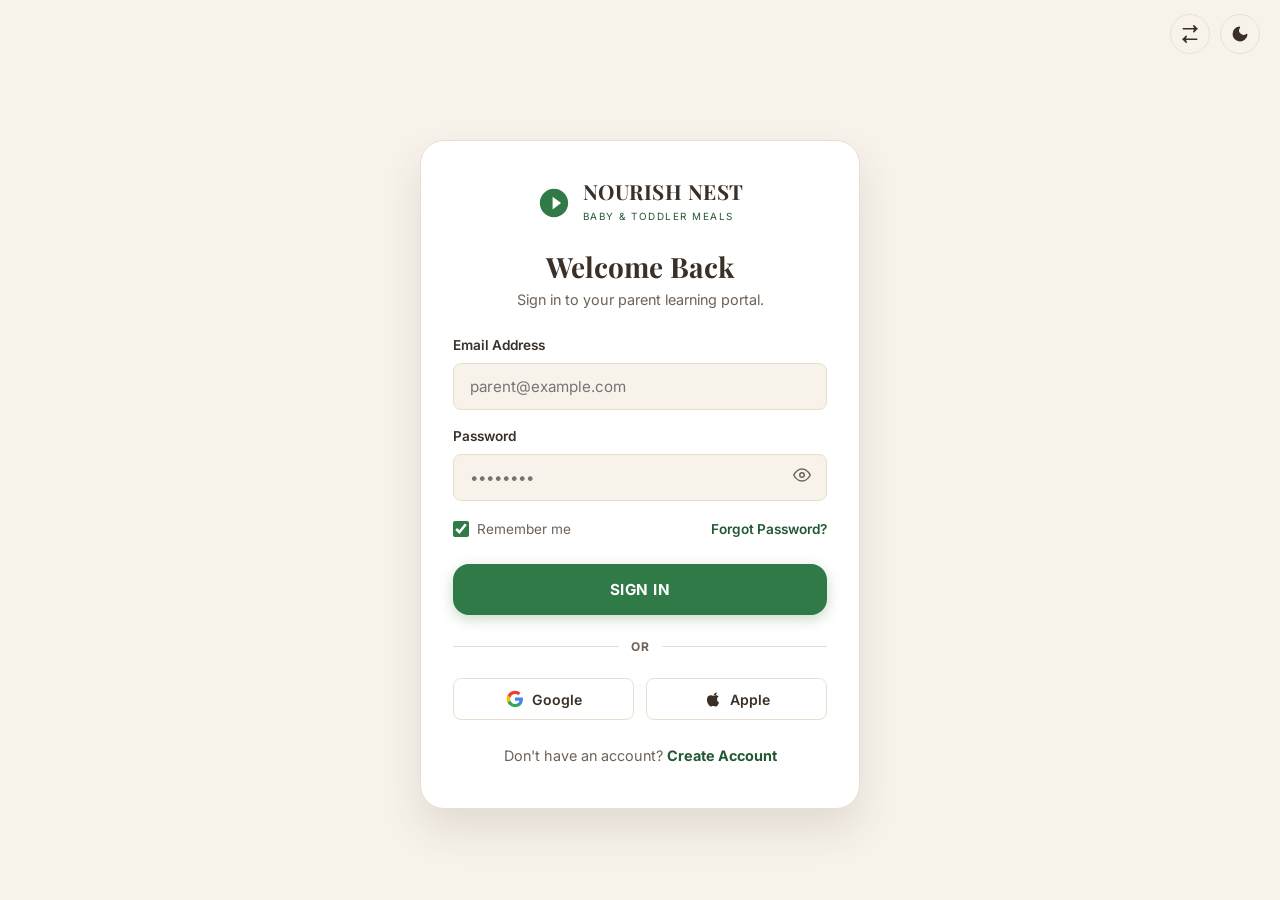
<file: login.html>
<!DOCTYPE html>
<html lang="en" data-theme="light" dir="ltr">
<head>
  <meta charset="UTF-8">
  <meta name="viewport" content="width=device-width, initial-scale=1.0">
  <title>Parent Login | Nourish Nest Parent Portal</title>
  <meta name="description" content="Sign in to your Nourish Nest Parent Portal to manage weekly baby and toddler meals, delivery schedules, and allergy preferences.">
  <link rel="icon" type="image/svg+xml" href="assets/images/favicon.svg">
  <link rel="stylesheet" href="assets/css/style.css">
</head>
<body class="auth-page-body" style="min-height: 100vh; display: flex; flex-direction: column; align-items: center; justify-content: center; background: var(--bg-alt); padding: 80px 16px 32px; position: relative;">

  <!-- Top Navigation Controls (Top Right Theme & RTL Toggle) -->
  <header class="auth-top-nav">
    <div class="auth-top-controls">
      <button class="icon-circle-btn rtl-toggle-btn" aria-label="Toggle Direction" title="Toggle RTL/LTR"></button>
      <button class="icon-circle-btn theme-toggle-btn" aria-label="Toggle Theme" title="Toggle Dark/Light Mode"></button>
    </div>
  </header>

  <!-- CENTERED LOGIN CARD -->
  <div class="auth-center-card" style="background: var(--bg-surface); width: 100%; max-width: 440px; border-radius: var(--radius-lg); padding: 40px 32px; box-shadow: var(--shadow-lg); border: 1px solid var(--border-color); margin: auto;">
    
    <!-- BRAND LOGO BADGE -->
    <a href="index.html" class="brand-logo" style="justify-content: center; margin-bottom: 24px; text-decoration: none;">
      <svg viewBox="0 0 24 24">
        <path d="M12 2C6.48 2 2 6.48 2 12s4.48 10 10 10 10-4.48 10-10S17.52 2 12 2zm-1 14.5v-9l6 4.5-6 4.5z"/>
      </svg>
      <div>
        <span class="brand-title">NOURISH NEST</span>
        <span class="brand-sub">BABY & TODDLER MEALS</span>
      </div>
    </a>

    <!-- CARD HEADER -->
    <h2 style="font-family: var(--font-heading); text-align: center; color: var(--text-main); font-size: 1.75rem; font-weight: 700; margin-bottom: 4px;">Welcome Back</h2>
    <p class="text-muted" style="text-align: center; margin-bottom: 24px; font-size: 0.9rem;">
      Sign in to your parent learning portal.
    </p>

    <!-- LOGIN FORM -->
    <form id="login-form" style="display: flex; flex-direction: column; gap: 16px;">
      <div>
        <label for="email" style="display: block; font-size: 0.85rem; font-weight: 600; margin-bottom: 6px; color: var(--text-main);">Email Address</label>
        <input type="email" id="email" placeholder="parent@example.com" required style="width: 100%; padding: 13px 16px; border-radius: var(--radius-sm); border: 1px solid var(--border-color); background: var(--bg-alt); color: var(--text-main); font-size: 0.95rem; outline: none; transition: var(--transition);">
      </div>

      <div>
        <label for="password" style="display: block; font-size: 0.85rem; font-weight: 600; margin-bottom: 6px; color: var(--text-main);">Password</label>
        <div style="position: relative;">
          <input type="password" id="password" placeholder="••••••••" required style="width: 100%; padding: 13px 40px 13px 16px; border-radius: var(--radius-sm); border: 1px solid var(--border-color); background: var(--bg-alt); color: var(--text-main); font-size: 0.95rem; outline: none; transition: var(--transition);">
          <button type="button" onclick="togglePasswordVisibility('password', this)" style="position: absolute; right: 12px; top: 50%; transform: translateY(-50%); background: none; border: none; cursor: pointer; color: var(--text-muted); padding: 4px;" title="Toggle password visibility">
            <svg width="18" height="18" viewBox="0 0 24 24" fill="none" stroke="currentColor" stroke-width="2" stroke-linecap="round" stroke-linejoin="round"><path d="M1 12s4-8 11-8 11 8 11 8-4 8-11 8-11-8-11-8z"/><circle cx="12" cy="12" r="3"/></svg>
          </button>
        </div>
      </div>

      <div style="display: flex; justify-content: space-between; align-items: center; font-size: 0.85rem; margin-top: 2px;">
        <label style="display: flex; align-items: center; gap: 8px; cursor: pointer; color: var(--text-muted);">
          <input type="checkbox" checked style="accent-color: var(--color-primary); width: 16px; height: 16px; border-radius: 4px;"> Remember me
        </label>
        <a href="#" class="auth-link" onclick="showToast('Password reset link sent in demo mode!')">Forgot Password?</a>
      </div>

      <button type="submit" class="btn btn-primary" style="width: 100%; margin-top: 8px; padding: 14px; border-radius: var(--radius-md); font-weight: 700; font-size: 0.95rem; letter-spacing: 0.5px; text-transform: uppercase;">
        SIGN IN
      </button>
    </form>

    <!-- DIVIDER -->
    <div style="display: flex; align-items: center; gap: 12px; margin: 22px 0;">
      <div style="flex: 1; height: 1px; background: var(--border-color);"></div>
      <span style="font-size: 0.75rem; font-weight: 700; color: var(--text-muted); text-transform: uppercase; letter-spacing: 1px;">OR</span>
      <div style="flex: 1; height: 1px; background: var(--border-color);"></div>
    </div>

    <!-- SOCIAL LOGINS -->
    <div style="display: grid; grid-template-columns: 1fr 1fr; gap: 12px;">
      <button type="button" class="btn-social" onclick="showToast('Google authentication demo mode')">
        <svg width="18" height="18" viewBox="0 0 24 24"><path fill="#4285F4" d="M22.56 12.25c0-.78-.07-1.53-.2-2.25H12v4.26h5.92c-.26 1.37-1.04 2.53-2.21 3.31v2.77h3.57c2.08-1.92 3.28-4.74 3.28-8.09z"/><path fill="#34A853" d="M12 23c2.97 0 5.46-.98 7.28-2.66l-3.57-2.77c-.98.66-2.23 1.06-3.71 1.06-2.86 0-5.29-1.93-6.16-4.53H2.18v2.84C3.99 20.53 7.7 23 12 23z"/><path fill="#FBBC05" d="M5.84 14.09c-.22-.66-.35-1.36-.35-2.09s.13-1.43.35-2.09V7.06H2.18C1.43 8.55 1 10.22 1 12s.43 3.45 1.18 4.94l2.85-2.22.81-.63z"/><path fill="#EA4335" d="M12 5.38c1.62 0 3.06.56 4.21 1.64l3.15-3.15C17.45 2.09 14.97 1 12 1 7.7 1 3.99 3.47 2.18 7.06l3.66 2.84c.87-2.6 3.3-4.52 6.16-4.52z"/></svg>
        Google
      </button>
      <button type="button" class="btn-social" onclick="showToast('Apple authentication demo mode')">
        <svg width="18" height="18" viewBox="0 0 24 24" fill="currentColor"><path d="M18.71 19.5c-.83 1.24-1.71 2.45-3.05 2.47-1.34.03-1.77-.79-3.29-.79-1.53 0-2 .77-3.27.82-1.31.05-2.3-1.32-3.14-2.53C4.25 17 2.94 12.45 4.7 9.39c.87-1.52 2.43-2.48 4.12-2.51 1.28-.02 2.5.87 3.29.87.78 0 2.26-1.07 3.81-.91.65.03 2.47.26 3.64 1.98-.09.06-2.17 1.28-2.15 3.81.03 3.02 2.65 4.03 2.68 4.04-.03.07-.42 1.44-1.38 2.83M15.97 6.32c.67-.82 1.13-1.96.99-3.1-.97.04-2.16.65-2.85 1.46-.61.71-1.15 1.87-.99 2.98 1.09.08 2.21-.52 2.85-1.34z"/></svg>
        Apple
      </button>
    </div>

    <!-- FOOTER SWITCH LINK -->
    <div style="text-align: center; margin-top: 24px; font-size: 0.9rem;" class="text-muted">
      Don't have an account? <a href="register.html" class="auth-link-bold">Create Account</a>
    </div>

  </div>

  <script src="assets/js/main.js"></script>
  <script>
    function togglePasswordVisibility(inputId, btn) {
      const input = document.getElementById(inputId);
      if (input.type === 'password') {
        input.type = 'text';
        btn.innerHTML = `<svg width="18" height="18" viewBox="0 0 24 24" fill="none" stroke="currentColor" stroke-width="2" stroke-linecap="round" stroke-linejoin="round"><path d="M17.94 17.94A10.07 10.07 0 0 1 12 20c-7 0-11-8-11-8a18.45 18.45 0 0 1 5.06-5.94M9.9 4.24A9.12 9.12 0 0 1 12 4c7 0 11 8 11 8a18.5 18.5 0 0 1-2.16 3.19m-6.72-1.07a3 3 0 1 1-4.24-4.24"/><line x1="1" y1="1" x2="23" y2="23"/></svg>`;
      } else {
        input.type = 'password';
        btn.innerHTML = `<svg width="18" height="18" viewBox="0 0 24 24" fill="none" stroke="currentColor" stroke-width="2" stroke-linecap="round" stroke-linejoin="round"><path d="M1 12s4-8 11-8 11 8 11 8-4 8-11 8-11-8-11-8z"/><circle cx="12" cy="12" r="3"/></svg>`;
      }
    }
  </script>
</body>
</html>
</file>
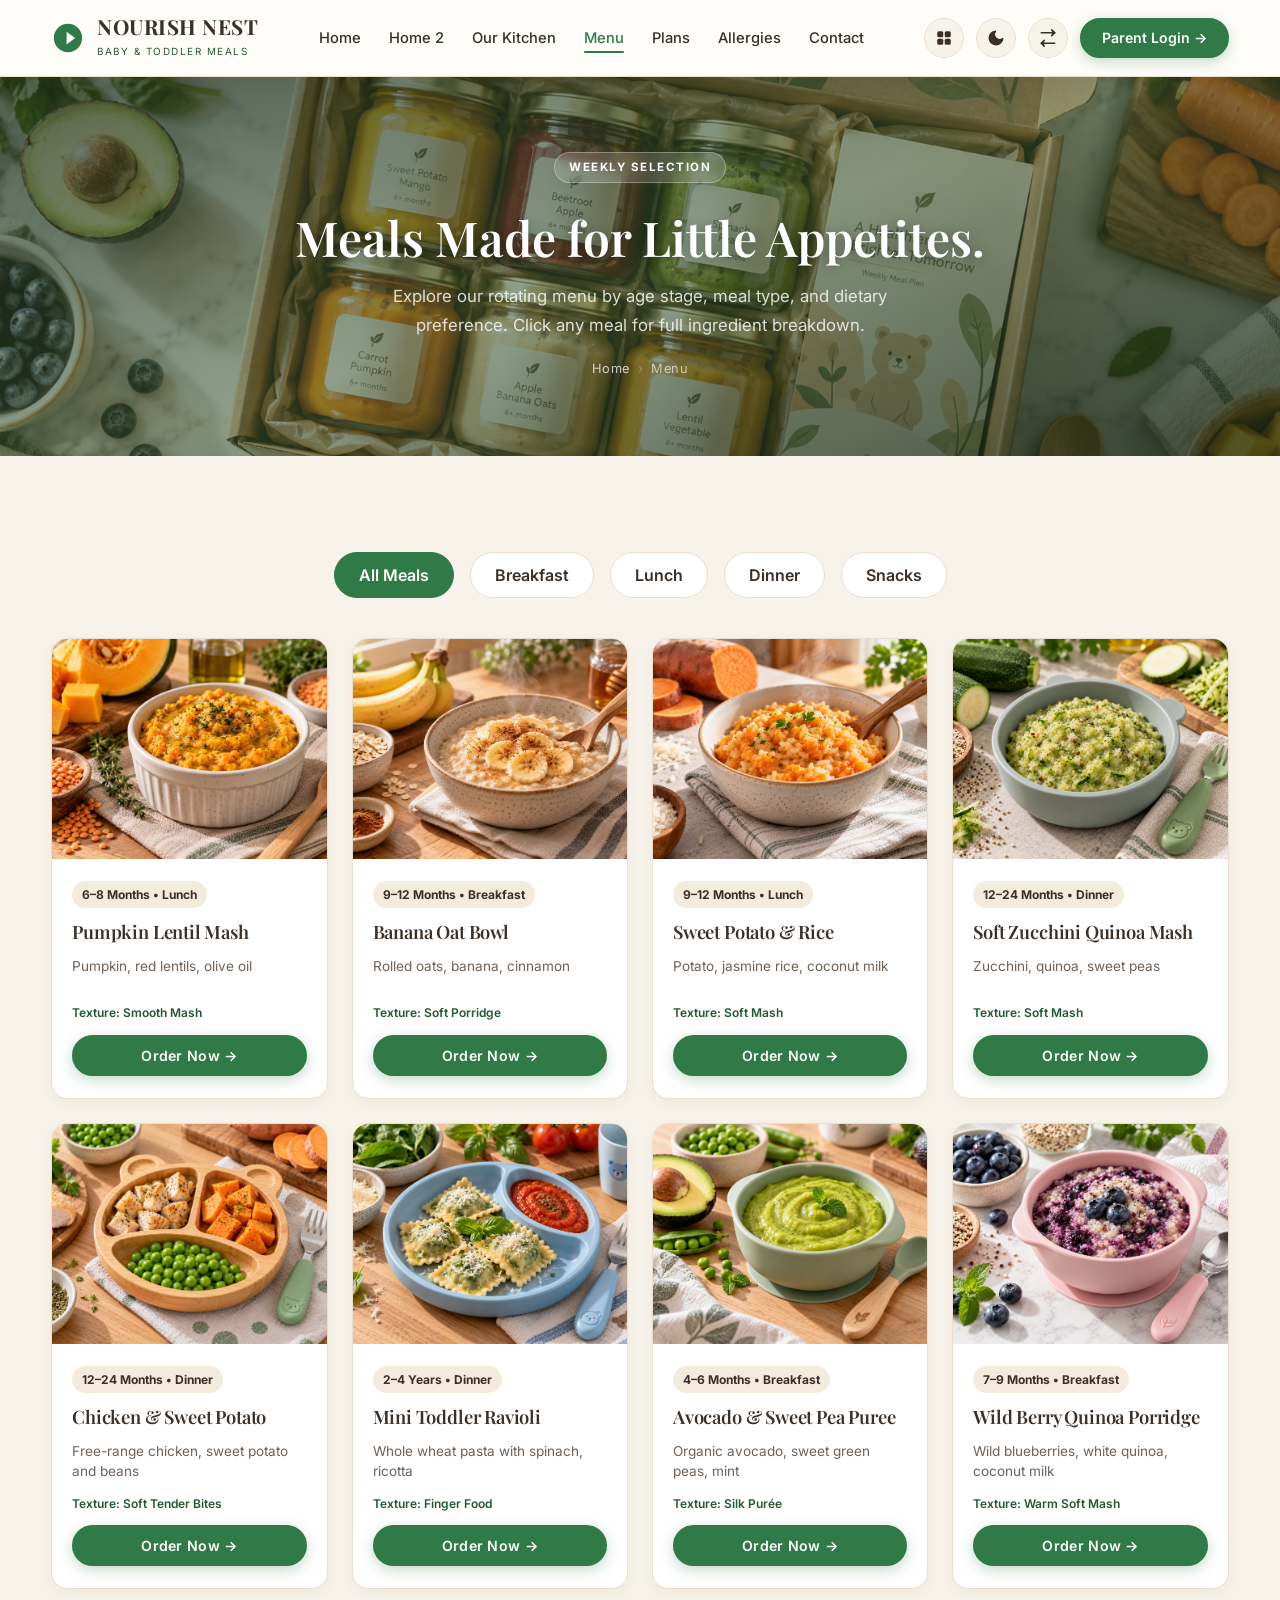
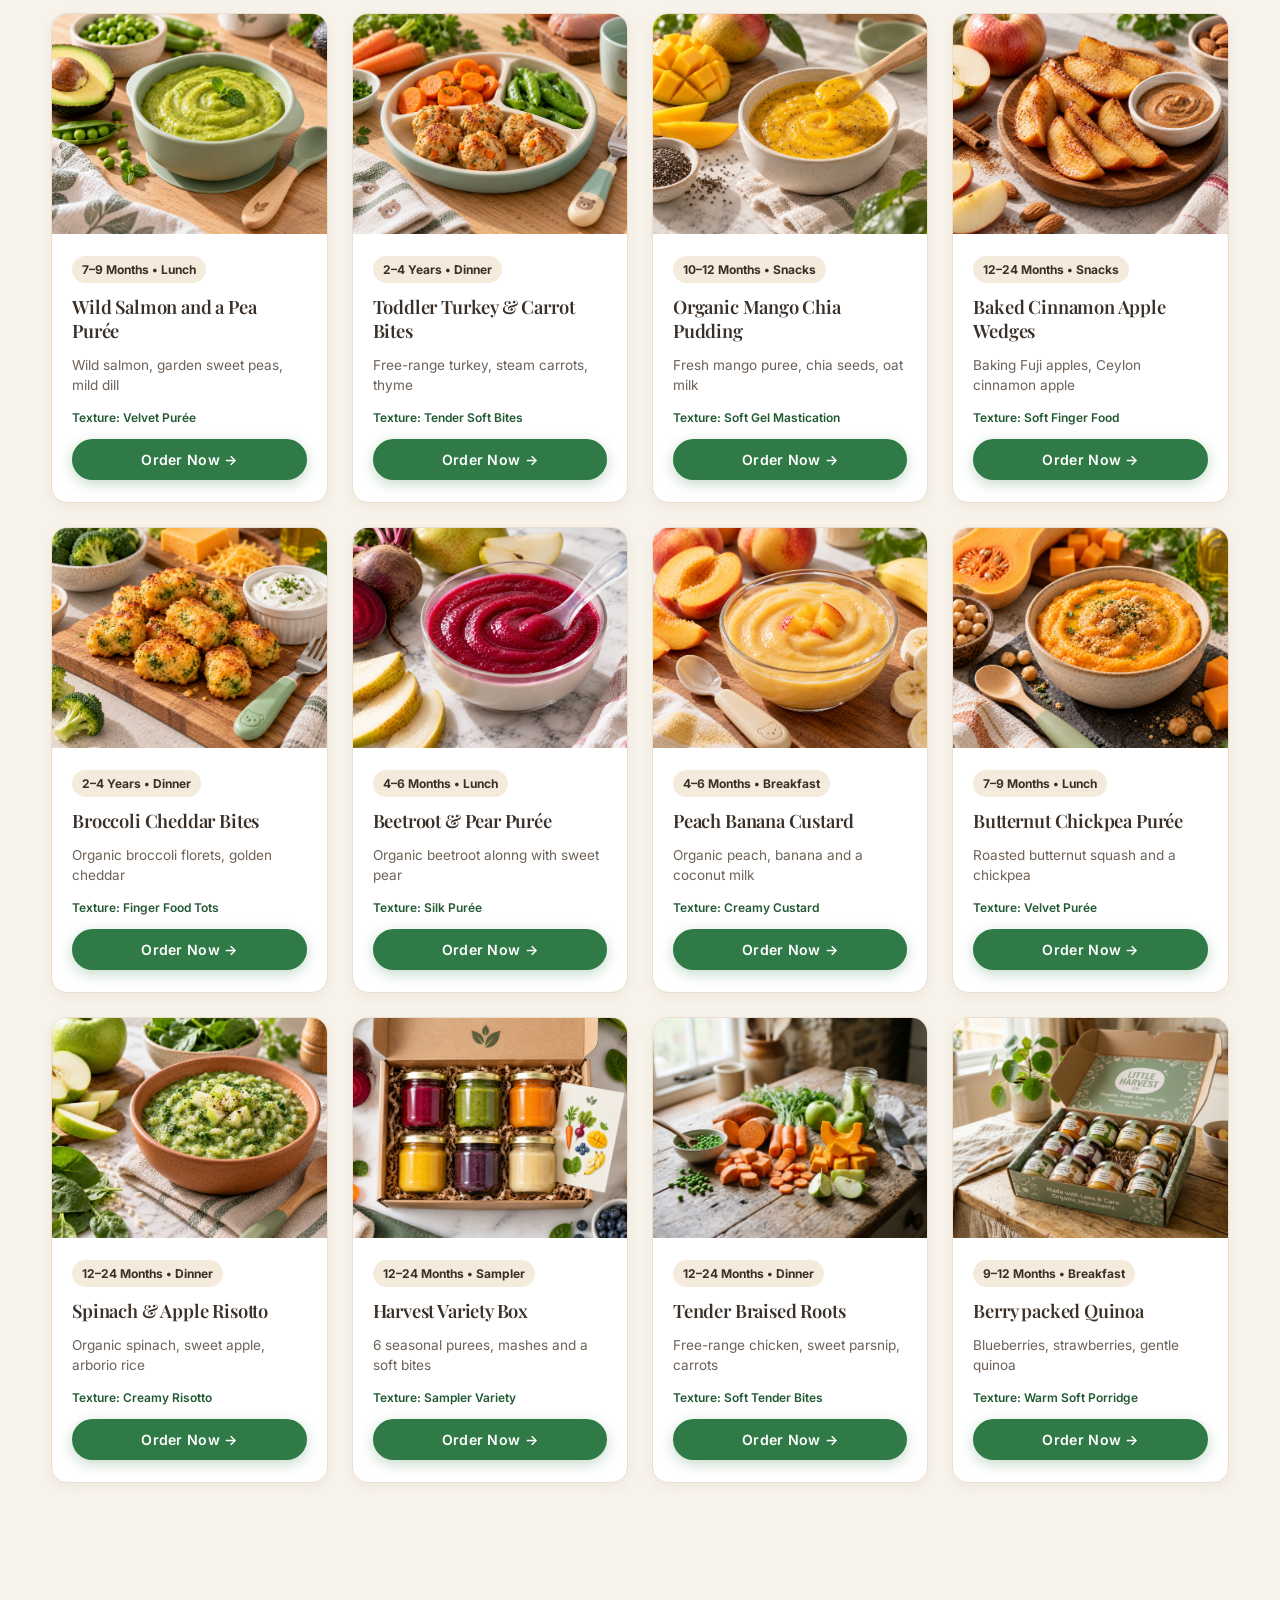
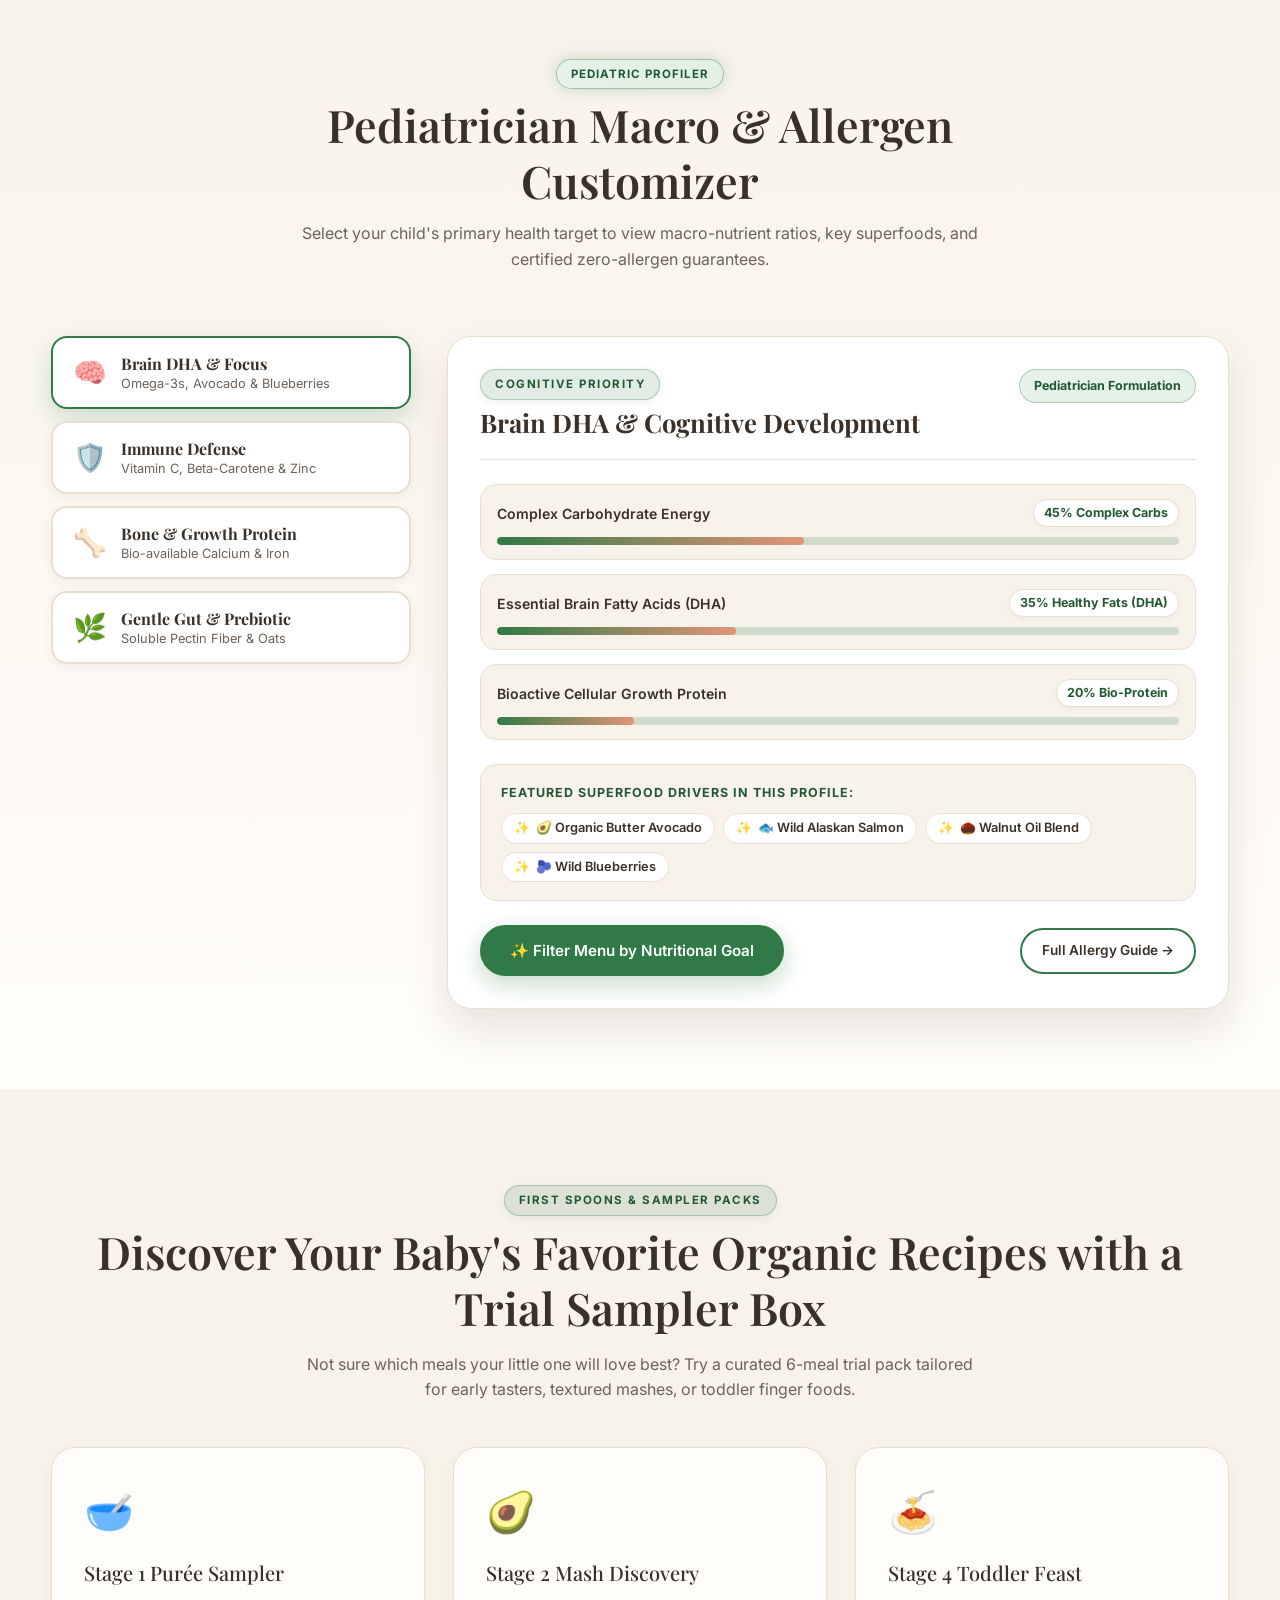
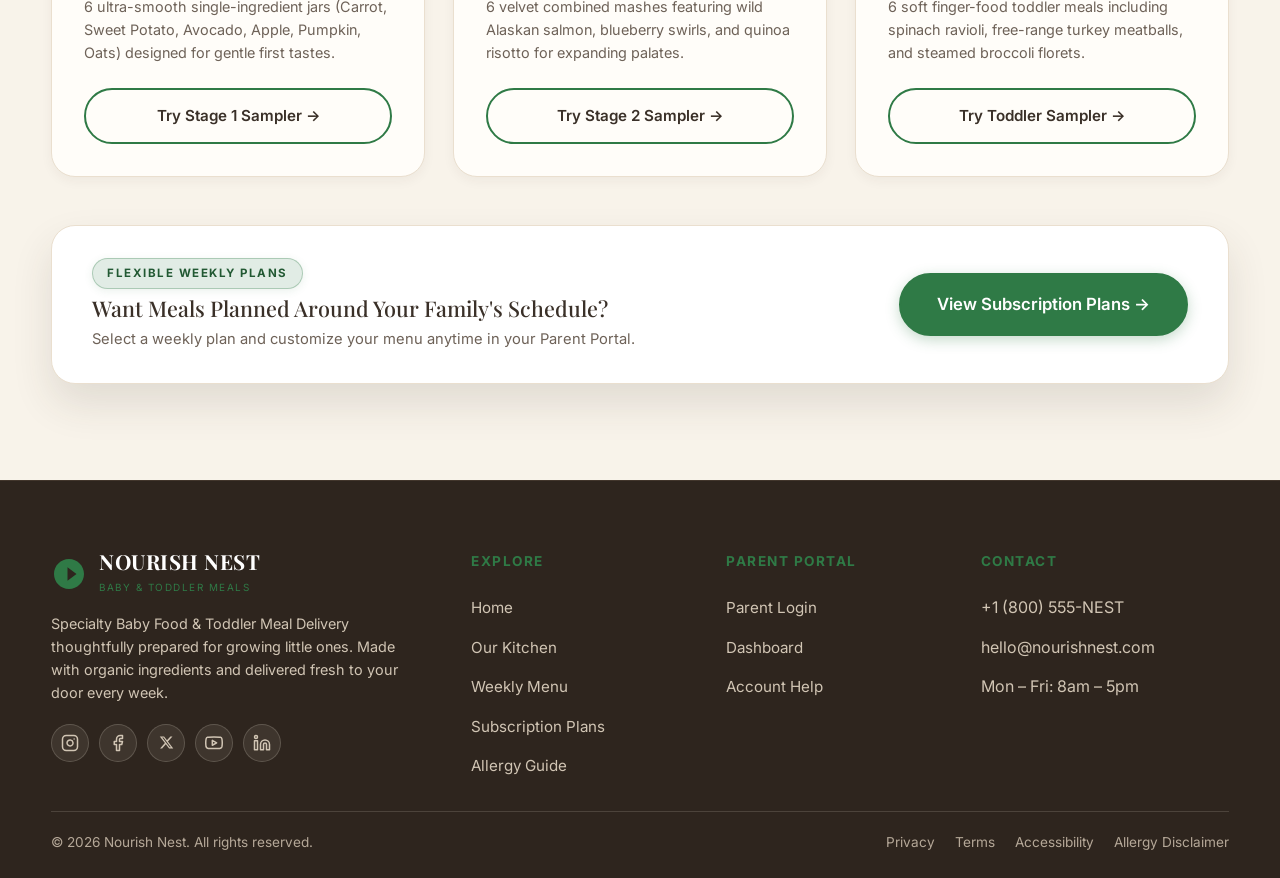
<file: menu.html>
<!DOCTYPE html>
<html lang="en" data-theme="light" dir="ltr">
<head>
  <meta charset="UTF-8">
  <meta name="viewport" content="width=device-width, initial-scale=1.0">
  <title>Menu | Nourish Nest Specialty Baby & Toddler Food</title>
  <meta name="description" content="Explore rotating weekly organic meals designed for babies and toddlers. Filter by age stage, dietary preferences, and meal types.">
  <link rel="icon" type="image/svg+xml" href="assets/images/favicon.svg">
  <link rel="stylesheet" href="assets/css/style.css">
</head>
<body>

  <!-- Sticky Navbar -->
  <header class="navbar">
    <div class="container nav-container">
      <a href="index.html" class="brand-logo">
        <svg viewBox="0 0 24 24">
          <path d="M12 2C6.48 2 2 6.48 2 12s4.48 10 10 10 10-4.48 10-10S17.52 2 12 2zm-1 14.5v-9l6 4.5-6 4.5z"/>
        </svg>
        <div>
          <span class="brand-title">NOURISH NEST</span>
          <span class="brand-sub">BABY & TODDLER MEALS</span>
        </div>
      </a>

      <ul class="nav-links">
        <li><a href="index.html">Home</a></li>
        <li><a href="index2.html">Home 2</a></li>
        <li><a href="about.html">Our Kitchen</a></li>
        <li><a href="menu.html" class="active">Menu</a></li>
        <li><a href="plans.html">Plans</a></li>
        <li><a href="allergies.html">Allergies</a></li>
        <li><a href="contact.html">Contact</a></li>
      </ul>

      <div class="nav-actions">
        <a href="dashboard.html" class="icon-circle-btn" title="Parent Portal Dashboard" aria-label="Parent Portal Dashboard">
          <svg width="18" height="18" viewBox="0 0 24 24" fill="currentColor">
            <rect x="3" y="3" width="8" height="8" rx="2"/>
            <rect x="13" y="3" width="8" height="8" rx="2"/>
            <rect x="13" y="13" width="8" height="8" rx="2"/>
            <rect x="3" y="13" width="8" height="8" rx="2"/>
          </svg>
        </a>
        <button class="icon-circle-btn theme-toggle-btn" aria-label="Toggle Theme"></button>
        <button class="icon-circle-btn rtl-toggle-btn" aria-label="Toggle Direction"></button>
        <a href="login.html" class="btn btn-primary">Parent Login →</a>
      </div>

      <button class="hamburger" aria-label="Open Menu">
        <span></span>
        <span></span>
        <span></span>
      </button>
    </div>
  </header>

  <!-- Mobile Drawer -->
  <div class="mobile-drawer">
    <ul class="mobile-nav-links">
      <li><a href="index.html">Home</a></li>
      <li><a href="index2.html">Home 2</a></li>
      <li><a href="about.html">Our Kitchen</a></li>
      <li><a href="menu.html" class="active">Menu</a></li>
      <li><a href="plans.html">Plans</a></li>
      <li><a href="allergies.html">Allergies</a></li>
      <li><a href="contact.html">Contact</a></li>
    </ul>
    <div class="mobile-controls">
      <a href="login.html" class="btn btn-primary" style="width: 100%;">Parent Login →</a>
      <div style="display: flex; gap: 12px; justify-content: center; margin-top: 12px;">
        <a href="dashboard.html" class="icon-circle-btn" title="Parent Portal Dashboard" aria-label="Parent Portal Dashboard">
          <svg width="18" height="18" viewBox="0 0 24 24" fill="currentColor">
            <rect x="3" y="3" width="8" height="8" rx="2"/>
            <rect x="13" y="3" width="8" height="8" rx="2"/>
            <rect x="13" y="13" width="8" height="8" rx="2"/>
            <rect x="3" y="13" width="8" height="8" rx="2"/>
          </svg>
        </a>
        <button class="icon-circle-btn theme-toggle-btn" aria-label="Toggle Theme"></button>
        <button class="icon-circle-btn rtl-toggle-btn" aria-label="Toggle Direction"></button>
      </div>
    </div>
  </div>

  <!-- MENU SECTION 01 — HERO -->
  <section class="page-hero" style="background-image: url('assets/images/hero-toddler-meal-box.jpg');">
    <div class="page-hero-inner">
      <span class="section-tag">WEEKLY SELECTION</span>
      <h1>Meals Made for Little Appetites.</h1>
      <p class="text-muted">
        Explore our rotating menu by age stage, meal type, and dietary preference. Click any meal for full ingredient breakdown.
      </p>
      <nav class="page-hero-breadcrumb" aria-label="Breadcrumb">
        <a href="index.html">Home</a>
        <span class="sep">›</span>
        <span>Menu</span>
      </nav>
    </div>
  </section>

  <!-- MENU SECTION 02 — AGE STAGE & CATEGORY FILTER -->
  <section class="section section-bg-alt">
    <div class="container">
      <div class="age-tabs meal-cat-filter">
        <button class="tab-btn active" data-cat="all">All Meals</button>
        <button class="tab-btn" data-cat="breakfast">Breakfast</button>
        <button class="tab-btn" data-cat="lunch">Lunch</button>
        <button class="tab-btn" data-cat="dinner">Dinner</button>
        <button class="tab-btn" data-cat="snacks">Snacks</button>
      </div>

      <!-- MENU SECTION 03 — MEAL COLLECTION CATALOG -->
      <div class="meal-grid">

        <div class="meal-card" data-category="lunch" data-name="Pumpkin Lentil Mash" data-stage="6–8 Months" data-ingredients="Pumpkin, Red Lentils, Extra Virgin Olive Oil" data-texture="Smooth Mash">
          <div class="meal-card-img"><img src="assets/images/meal-pumpkin-lentil-mash.jpg" alt="Pumpkin Lentil Mash"></div>
          <div class="meal-card-body">
            <span class="meal-badge">6–8 Months • Lunch</span>
            <h4>Pumpkin Lentil Mash</h4>
            <p class="text-muted" style="font-size: 0.85rem;">Pumpkin, red lentils, olive oil</p>
            <span style="font-size: 0.75rem; color: var(--color-primary-dark); font-weight: 600;">Texture: Smooth Mash</span>
            <button class="btn btn-primary meal-card-order-btn" onclick="openOrderModal(event, 'Pumpkin Lentil Mash', '6–8 Months • Lunch')" type="button">
              Order Now →
            </button>
          </div>
        </div>

        <div class="meal-card" data-category="breakfast" data-name="Banana Oat Bowl" data-stage="9–12 Months" data-ingredients="Rolled Oats, Banana, Ceylon Cinnamon" data-texture="Soft Porridge">
          <div class="meal-card-img"><img src="assets/images/meal-banana-oat-porridge.jpg" alt="Banana Oat Bowl"></div>
          <div class="meal-card-body">
            <span class="meal-badge">9–12 Months • Breakfast</span>
            <h4>Banana Oat Bowl</h4>
            <p class="text-muted" style="font-size: 0.85rem;">Rolled oats, banana, cinnamon</p>
            <span style="font-size: 0.75rem; color: var(--color-primary-dark); font-weight: 600;">Texture: Soft Porridge</span>
            <button class="btn btn-primary meal-card-order-btn" onclick="openOrderModal(event, 'Banana Oat Bowl', '9–12 Months • Breakfast')" type="button">
              Order Now →
            </button>
          </div>
        </div>

        <div class="meal-card" data-category="lunch" data-name="Sweet Potato & Rice" data-stage="9–12 Months" data-ingredients="Sweet Potato, Jasmine Rice, Coconut Milk" data-texture="Mashed & Soft">
          <div class="meal-card-img"><img src="assets/images/meal-sweet-potato-rice.jpg" alt="Sweet Potato & Rice"></div>
          <div class="meal-card-body">
            <span class="meal-badge">9–12 Months • Lunch</span>
            <h4>Sweet Potato & Rice</h4>
            <p class="text-muted" style="font-size: 0.85rem;">Potato, jasmine rice, coconut milk</p>
            <span style="font-size: 0.75rem; color: var(--color-primary-dark); font-weight: 600;">Texture: Soft Mash</span>
            <button class="btn btn-primary meal-card-order-btn" onclick="openOrderModal(event, 'Sweet Potato & Rice', '9–12 Months • Lunch')" type="button">
              Order Now →
            </button>
          </div>
        </div>

        <div class="meal-card" data-category="dinner" data-name="Soft Vegetable Rice" data-stage="12–24 Months" data-ingredients="Zucchini, Quinoa, Sweet Peas" data-texture="Toddler Soft">
          <div class="meal-card-img"><img src="assets/images/meal-zucchini-quinoa-mash.jpg" alt="Soft Vegetable Rice"></div>
          <div class="meal-card-body">
            <span class="meal-badge">12–24 Months • Dinner</span>
            <h4>Soft Zucchini Quinoa Mash</h4>
            <p class="text-muted" style="font-size: 0.85rem;">Zucchini, quinoa, sweet peas</p>
            <span style="font-size: 0.75rem; color: var(--color-primary-dark); font-weight: 600;">Texture: Soft Mash</span>
            <button class="btn btn-primary meal-card-order-btn" onclick="openOrderModal(event, 'Soft Zucchini Quinoa Mash', '12–24 Months • Dinner')" type="button">
              Order Now →
            </button>
          </div>
        </div>

        <div class="meal-card" data-category="dinner" data-name="Chicken & Sweet Potato" data-stage="12–24 Months" data-ingredients="Free-range Chicken, Sweet Potato, Rosemary" data-texture="Soft Tender Bites">
          <div class="meal-card-img"><img src="assets/images/meal-chicken-sweet-potato.jpg" alt="Chicken & Sweet Potato"></div>
          <div class="meal-card-body">
            <span class="meal-badge">12–24 Months • Dinner</span>
            <h4>Chicken & Sweet Potato</h4>
            <p class="text-muted" style="font-size: 0.85rem;">Free-range chicken, sweet potato and beans</p>
            <span style="font-size: 0.75rem; color: var(--color-primary-dark); font-weight: 600;">Texture: Soft Tender Bites</span>
            <button class="btn btn-primary meal-card-order-btn" onclick="openOrderModal(event, 'Chicken & Sweet Potato', '12–24 Months • Dinner')" type="button">
              Order Now →
            </button>
          </div>
        </div>

        <div class="meal-card" data-category="dinner" data-name="Mini Toddler Ravioli" data-stage="2–4 Years" data-ingredients="Whole Wheat Pasta, Spinach, Organic Ricotta" data-texture="Finger Food Soft">
          <div class="meal-card-img"><img src="assets/images/meal-toddler-ravioli.jpg" alt="Mini Toddler Ravioli"></div>
          <div class="meal-card-body">
            <span class="meal-badge">2–4 Years • Dinner</span>
            <h4>Mini Toddler Ravioli</h4>
            <p class="text-muted" style="font-size: 0.85rem;">Whole wheat pasta with spinach, ricotta</p>
            <span style="font-size: 0.75rem; color: var(--color-primary-dark); font-weight: 600;">Texture: Finger Food</span>
            <button class="btn btn-primary meal-card-order-btn" onclick="openOrderModal(event, 'Mini Toddler Ravioli', '2–4 Years • Dinner')" type="button">
              Order Now →
            </button>
          </div>
        </div>

        <div class="meal-card" data-category="breakfast" data-name="Avocado & Sweet Pea Puree" data-stage="4–6 Months" data-ingredients="Organic Avocado, Sweet Green Peas, Mint" data-texture="Silk Purée">
          <div class="meal-card-img"><img src="assets/images/meal-avocado-sweet-pea.jpg" alt="Avocado & Sweet Pea Puree"></div>
          <div class="meal-card-body">
            <span class="meal-badge">4–6 Months • Breakfast</span>
            <h4>Avocado & Sweet Pea Puree</h4>
            <p class="text-muted" style="font-size: 0.85rem;">Organic avocado, sweet green peas, mint</p>
            <span style="font-size: 0.75rem; color: var(--color-primary-dark); font-weight: 600;">Texture: Silk Purée</span>
            <button class="btn btn-primary meal-card-order-btn" onclick="openOrderModal(event, 'Avocado & Sweet Pea Puree', '4–6 Months • Breakfast')" type="button">
              Order Now →
            </button>
          </div>
        </div>

        <div class="meal-card" data-category="breakfast" data-name="Wild Berry Quinoa Porridge" data-stage="7–9 Months" data-ingredients="Organic Blueberries, White Quinoa, Coconut Milk" data-texture="Warm Soft Mash">
          <div class="meal-card-img"><img src="assets/images/meal-wild-berry-quinoa.jpg" alt="Wild Berry Quinoa Porridge"></div>
          <div class="meal-card-body">
            <span class="meal-badge">7–9 Months • Breakfast</span>
            <h4>Wild Berry Quinoa Porridge</h4>
            <p class="text-muted" style="font-size: 0.85rem;">Wild blueberries, white quinoa, coconut milk</p>
            <span style="font-size: 0.75rem; color: var(--color-primary-dark); font-weight: 600;">Texture: Warm Soft Mash</span>
            <button class="btn btn-primary meal-card-order-btn" onclick="openOrderModal(event, 'Wild Berry Quinoa Porridge', '7–9 Months • Breakfast')" type="button">
              Order Now →
            </button>
          </div>
        </div>

        <div class="meal-card" data-category="lunch" data-name="Wild Salmon & Pea Purée" data-stage="7–9 Months" data-ingredients="Wild Alaskan Salmon, Sweet Garden Peas, Dill Steam" data-texture="Velvet Purée">
          <div class="meal-card-img"><img src="assets/images/meal-salmon-pea-puree.jpg" alt="Wild Salmon & Pea Purée"></div>
          <div class="meal-card-body">
            <span class="meal-badge">7–9 Months • Lunch</span>
            <h4>Wild Salmon and a Pea Purée</h4>
            <p class="text-muted" style="font-size: 0.85rem;">Wild salmon, garden sweet peas, mild dill</p>
            <span style="font-size: 0.75rem; color: var(--color-primary-dark); font-weight: 600;">Texture: Velvet Purée</span>
            <button class="btn btn-primary meal-card-order-btn" onclick="openOrderModal(event, 'Wild Salmon & Pea Purée', '7–9 Months • Lunch')" type="button">
              Order Now →
            </button>
          </div>
        </div>

        <div class="meal-card" data-category="dinner" data-name="Toddler Turkey & Carrot Bites" data-stage="2–4 Years" data-ingredients="Free-Range Turkey, Steamed Carrots, Thyme Leaves" data-texture="Tender Soft Bites">
          <div class="meal-card-img"><img src="assets/images/meal-turkey-carrot-bites.jpg" alt="Toddler Turkey & Carrot Bites"></div>
          <div class="meal-card-body">
            <span class="meal-badge">2–4 Years • Dinner</span>
            <h4>Toddler Turkey & Carrot Bites</h4>
            <p class="text-muted" style="font-size: 0.85rem;">Free-range turkey, steam carrots, thyme</p>
            <span style="font-size: 0.75rem; color: var(--color-primary-dark); font-weight: 600;">Texture: Tender Soft Bites</span>
            <button class="btn btn-primary meal-card-order-btn" onclick="openOrderModal(event, 'Toddler Turkey & Carrot Bites', '2–4 Years • Dinner')" type="button">
              Order Now →
            </button>
          </div>
        </div>

        <div class="meal-card" data-category="snacks" data-name="Organic Mango Chia Pudding" data-stage="10–12 Months" data-ingredients="Fresh Alphonso Mango, Hydrated Chia Seeds, Oat Milk" data-texture="Soft Gel Mastication">
          <div class="meal-card-img"><img src="assets/images/meal-mango-chia-puree.jpg" alt="Organic Mango Chia Pudding"></div>
          <div class="meal-card-body">
            <span class="meal-badge">10–12 Months • Snacks</span>
            <h4>Organic Mango Chia Pudding</h4>
            <p class="text-muted" style="font-size: 0.85rem;">Fresh mango puree, chia seeds, oat milk</p>
            <span style="font-size: 0.75rem; color: var(--color-primary-dark); font-weight: 600;">Texture: Soft Gel Mastication</span>
            <button class="btn btn-primary meal-card-order-btn" onclick="openOrderModal(event, 'Organic Mango Chia Pudding', '10–12 Months • Snacks')" type="button">
              Order Now →
            </button>
          </div>
        </div>

        <div class="meal-card" data-category="snacks" data-name="Baked Cinnamon Apple Wedges" data-stage="12–24 Months" data-ingredients="Fuji Apples, Ceylon Cinnamon, Organic Butter" data-texture="Soft Finger Food">
          <div class="meal-card-img"><img src="assets/images/meal-apple-cinnamon-wedges.jpg" alt="Baked Cinnamon Apple Wedges"></div>
          <div class="meal-card-body">
            <span class="meal-badge">12–24 Months • Snacks</span>
            <h4>Baked Cinnamon Apple Wedges</h4>
            <p class="text-muted" style="font-size: 0.85rem;">Baking Fuji apples, Ceylon cinnamon apple </p>
            <span style="font-size: 0.75rem; color: var(--color-primary-dark); font-weight: 600;">Texture: Soft Finger Food</span>
            <button class="btn btn-primary meal-card-order-btn" onclick="openOrderModal(event, 'Baked Cinnamon Apple Wedges', '12–24 Months • Snacks')" type="button">
              Order Now →
            </button>
          </div>
        </div>

        <div class="meal-card" data-category="dinner" data-name="Broccoli Cheddar Bites" data-stage="2–4 Years" data-ingredients="Organic Broccoli, Melted Cheddar, Whole Grain Tots" data-texture="Golden Tots">
          <div class="meal-card-img"><img src="assets/images/meal-broccoli-cheddar-bites.jpg" alt="Broccoli Cheddar Bites"></div>
          <div class="meal-card-body">
            <span class="meal-badge">2–4 Years • Dinner</span>
            <h4>Broccoli Cheddar Bites</h4>
            <p class="text-muted" style="font-size: 0.85rem;">Organic broccoli florets, golden cheddar</p>
            <span style="font-size: 0.75rem; color: var(--color-primary-dark); font-weight: 600;">Texture: Finger Food Tots</span>
            <button class="btn btn-primary meal-card-order-btn" onclick="openOrderModal(event, 'Broccoli Cheddar Bites', '2–4 Years • Dinner')" type="button">
              Order Now →
            </button>
          </div>
        </div>

        <div class="meal-card" data-category="lunch" data-name="Beetroot & Pear Purée" data-stage="4–6 Months" data-ingredients="Organic Red Beetroot, Ripe Pear Reduction" data-texture="Smooth Puree">
          <div class="meal-card-img"><img src="assets/images/meal-beetroot-pear-puree.jpg" alt="Beetroot & Pear Purée"></div>
          <div class="meal-card-body">
            <span class="meal-badge">4–6 Months • Lunch</span>
            <h4>Beetroot & Pear Purée</h4>
            <p class="text-muted" style="font-size: 0.85rem;">Organic beetroot alonng with sweet pear</p>
            <span style="font-size: 0.75rem; color: var(--color-primary-dark); font-weight: 600;">Texture: Silk Purée</span>
            <button class="btn btn-primary meal-card-order-btn" onclick="openOrderModal(event, 'Beetroot & Pear Purée', '4–6 Months • Lunch')" type="button">
              Order Now →
            </button>
          </div>
        </div>

        <div class="meal-card" data-category="breakfast" data-name="Peach Banana Custard" data-stage="4–6 Months" data-ingredients="Ripe Peach, Organic Banana, Coconut Milk" data-texture="Creamy Custard">
          <div class="meal-card-img"><img src="assets/images/meal-peach-banana-custard.jpg" alt="Peach Banana Custard"></div>
          <div class="meal-card-body">
            <span class="meal-badge">4–6 Months • Breakfast</span>
            <h4>Peach Banana Custard</h4>
            <p class="text-muted" style="font-size: 0.85rem;">Organic peach, banana and a coconut milk</p>
            <span style="font-size: 0.75rem; color: var(--color-primary-dark); font-weight: 600;">Texture: Creamy Custard</span>
            <button class="btn btn-primary meal-card-order-btn" onclick="openOrderModal(event, 'Peach Banana Custard', '4–6 Months • Breakfast')" type="button">
              Order Now →
            </button>
          </div>
        </div>

        <div class="meal-card" data-category="lunch" data-name="Butternut Chickpea Purée" data-stage="7–9 Months" data-ingredients="Butternut Squash, Golden Chickpeas, Olive Oil" data-texture="Velvet Purée">
          <div class="meal-card-img"><img src="assets/images/meal-butternut-chickpea-puree.jpg" alt="Butternut Chickpea Purée"></div>
          <div class="meal-card-body">
            <span class="meal-badge">7–9 Months • Lunch</span>
            <h4>Butternut Chickpea Purée</h4>
            <p class="text-muted" style="font-size: 0.85rem;">Roasted butternut squash and a chickpea</p>
            <span style="font-size: 0.75rem; color: var(--color-primary-dark); font-weight: 600;">Texture: Velvet Purée</span>
            <button class="btn btn-primary meal-card-order-btn" onclick="openOrderModal(event, 'Butternut Chickpea Purée', '7–9 Months • Lunch')" type="button">
              Order Now →
            </button>
          </div>
        </div>

        <div class="meal-card" data-category="dinner" data-name="Spinach & Apple Risotto" data-stage="12–24 Months" data-ingredients="Organic Spinach, Apple, Arborio Rice" data-texture="Creamy Risotto">
          <div class="meal-card-img"><img src="assets/images/meal-spinach-apple-risotto.jpg" alt="Spinach & Apple Risotto"></div>
          <div class="meal-card-body">
            <span class="meal-badge">12–24 Months • Dinner</span>
            <h4>Spinach & Apple Risotto</h4>
            <p class="text-muted" style="font-size: 0.85rem;">Organic spinach, sweet apple, arborio rice</p>
            <span style="font-size: 0.75rem; color: var(--color-primary-dark); font-weight: 600;">Texture: Creamy Risotto</span>
            <button class="btn btn-primary meal-card-order-btn" onclick="openOrderModal(event, 'Spinach & Apple Risotto', '12–24 Months • Dinner')" type="button">
              Order Now →
            </button>
          </div>
        </div>

        <div class="meal-card" data-category="lunch" data-name="Harvest Variety Box" data-stage="12–24 Months" data-ingredients="Curated Seasonal Purees & Mashes" data-texture="Weekly Sampler">
          <div class="meal-card-img"><img src="assets/images/meal-harvest-variety-box.jpg" alt="Harvest Variety Box"></div>
          <div class="meal-card-body">
            <span class="meal-badge">12–24 Months • Sampler</span>
            <h4>Harvest Variety Box</h4>
            <p class="text-muted" style="font-size: 0.85rem;">6 seasonal purees, mashes and a soft bites</p>
            <span style="font-size: 0.75rem; color: var(--color-primary-dark); font-weight: 600;">Texture: Sampler Variety</span>
            <button class="btn btn-primary meal-card-order-btn" onclick="openOrderModal(event, 'Harvest Variety Sampler Box', '12–24 Months • Sampler')" type="button">
              Order Now →
            </button>
          </div>
        </div>

        <div class="meal-card meal-card-last-pair" data-category="dinner" data-name="Tender Braised Chicken & Roots" data-stage="12–24 Months" data-ingredients="Free-range chicken, sweet parsnip, carrots, thyme" data-texture="Soft Tender Bites">
          <div class="meal-card-img"><img src="assets/images/meal-chicken.jpg" alt="Tender Braised Chicken & Roots"></div>
          <div class="meal-card-body">
            <span class="meal-badge">12–24 Months • Dinner</span>
            <h4>Tender Braised Roots</h4>
            <p class="text-muted" style="font-size: 0.85rem;">Free-range chicken, sweet parsnip, carrots</p>
            <span style="font-size: 0.75rem; color: var(--color-primary-dark); font-weight: 600;">Texture: Soft Tender Bites</span>
            <button class="btn btn-primary meal-card-order-btn" onclick="openOrderModal(event, 'Tender Braised Chicken &amp; Roots', '12–24 Months • Dinner')" type="button">
              Order Now →
            </button>
          </div>
        </div>

        <div class="meal-card meal-card-last-pair" data-category="breakfast" data-name="Berry Medley & Ancient Quinoa" data-stage="9–12 Months" data-ingredients="Organic blueberries, strawberries, white quinoa" data-texture="Warm Soft Porridge">
          <div class="meal-card-img"><img src="assets/images/meal-berry-quinoa.jpg" alt="Berry Medley & Ancient Quinoa"></div>
          <div class="meal-card-body">
            <span class="meal-badge">9–12 Months • Breakfast</span>
            <h4>Berry packed Quinoa</h4>
            <p class="text-muted" style="font-size: 0.85rem;">Blueberries, strawberries, gentle quinoa</p>
            <span style="font-size: 0.75rem; color: var(--color-primary-dark); font-weight: 600;">Texture: Warm Soft Porridge</span>
            <button class="btn btn-primary meal-card-order-btn" onclick="openOrderModal(event, 'Berry Medley &amp; Ancient Quinoa', '9–12 Months • Breakfast')" type="button">
              Order Now →
            </button>
          </div>
        </div>

      </div>
    </div>
  </section>

  <!-- MENU SECTION — NUTRITIONAL MACRO & ALLERGEN PROFILER (UNIQUE SECTION) -->
  <section class="section menu-nutrient-profiler-section">
    <div class="container">
      <div class="section-header text-center">
        <span class="section-tag glow-tag">PEDIATRIC PROFILER</span>
        <h2>Pediatrician Macro & Allergen Customizer</h2>
        <p class="text-muted" style="max-width: 680px; margin: 12px auto 0;">
          Select your child's primary health target to view macro-nutrient ratios, key superfoods, and certified zero-allergen guarantees.
        </p>
      </div>

      <div class="menu-profiler-grid">
        
        <!-- Left Column: Priority Filter Buttons -->
        <div class="priority-pill-deck" role="tablist">
          <button class="priority-pill-btn active" data-priority="brain" role="tab" aria-selected="true">
            <span class="priority-pill-icon">🧠</span>
            <div class="priority-pill-info">
              <h4>Brain DHA & Focus</h4>
              <span>Omega-3s, Avocado & Blueberries</span>
            </div>
          </button>

          <button class="priority-pill-btn" data-priority="immune" role="tab" aria-selected="false">
            <span class="priority-pill-icon">🛡️</span>
            <div class="priority-pill-info">
              <h4>Immune Defense</h4>
              <span>Vitamin C, Beta-Carotene & Zinc</span>
            </div>
          </button>

          <button class="priority-pill-btn" data-priority="bone" role="tab" aria-selected="false">
            <span class="priority-pill-icon">🦴</span>
            <div class="priority-pill-info">
              <h4>Bone & Growth Protein</h4>
              <span>Bio-available Calcium & Iron</span>
            </div>
          </button>

          <button class="priority-pill-btn" data-priority="gut" role="tab" aria-selected="false">
            <span class="priority-pill-icon">🌿</span>
            <div class="priority-pill-info">
              <h4>Gentle Gut & Prebiotic</h4>
              <span>Soluble Pectin Fiber & Oats</span>
            </div>
          </button>
        </div>

        <!-- Right Column: Macro Radar & Allergen Display Card -->
        <div class="macro-radar-card">
          <div class="macro-radar-header">
            <div>
              <span class="section-tag profiler-tag" id="profilerBadge">Cognitive Priority</span>
              <h3 id="profilerTitle" class="profiler-title">Brain DHA & Cognitive Development</h3>
            </div>
            <span class="macro-badge">Pediatrician Formulation</span>
          </div>

          <!-- Animated Macro Bars -->
          <div class="macro-bars-stack">
            <div class="macro-bar-item">
              <div class="macro-bar-label">
                <span class="macro-bar-name">Complex Carbohydrate Energy</span>
                <strong id="carbsVal" class="macro-bar-value">45% Complex Carbs</strong>
              </div>
              <div class="macro-bar-track">
                <div class="macro-bar-fill" id="carbsBar" style="width: 45%;"></div>
              </div>
            </div>

            <div class="macro-bar-item">
              <div class="macro-bar-label">
                <span class="macro-bar-name">Essential Brain Fatty Acids (DHA)</span>
                <strong id="fatVal" class="macro-bar-value">35% Healthy Fats (DHA)</strong>
              </div>
              <div class="macro-bar-track">
                <div class="macro-bar-fill" id="fatBar" style="width: 35%;"></div>
              </div>
            </div>

            <div class="macro-bar-item">
              <div class="macro-bar-label">
                <span class="macro-bar-name">Bioactive Cellular Growth Protein</span>
                <strong id="proteinVal" class="macro-bar-value">20% Bio-Protein</strong>
              </div>
              <div class="macro-bar-track">
                <div class="macro-bar-fill" id="proteinBar" style="width: 20%;"></div>
              </div>
            </div>
          </div>

          <!-- Allergen Shield Wrap -->
          <div class="allergen-shield-wrap">
            <span class="allergen-shield-title">Featured Superfood Drivers in This Profile:</span>
            <div class="allergen-tags-grid" id="allergenTagsGrid">
              <span class="allergen-tag"><span>✨</span> 🥑 Organic Butter Avocado</span>
              <span class="allergen-tag"><span>✨</span> 🐟 Wild Alaskan Salmon</span>
              <span class="allergen-tag"><span>✨</span> 🌰 Walnut Oil Blend</span>
              <span class="allergen-tag"><span>✨</span> 🫐 Wild Blueberries</span>
            </div>
          </div>

          <!-- Action Buttons Deck -->
          <div class="macro-radar-actions">
            <button class="btn btn-primary btn-shine" id="filterNutrientBtn" type="button">
              ✨ Filter Menu by Nutritional Goal
            </button>
            <a href="allergies.html" class="btn btn-outline profiler-guide-btn">
              Full Allergy Guide →
            </a>
          </div>
        </div>

      </div>
    </div>
  </section>

  <!-- MENU SECTION 05 — SAMPLER PACK & PRE-FOOTER HUB -->
  <section class="section section-bg-alt text-center">
    <div class="container">
      <span class="section-tag">FIRST SPOONS & SAMPLER PACKS</span>
      <h2>Discover Your Baby's Favorite Organic Recipes with a Trial Sampler Box</h2>
      <p class="text-muted" style="max-width: 680px; margin: 16px auto 0;">
        Not sure which meals your little one will love best? Try a curated 6-meal trial pack tailored for early tasters, textured mashes, or toddler finger foods.
      </p>

      <div class="assurance-grid" style="margin: 44px 0 48px;">
        
        <div class="assurance-card">
          <div>
            <div style="font-size: 2.5rem; margin-bottom: 16px;">🥣</div>
            <h3 style="margin-bottom: 10px; font-size: 1.25rem;">Stage 1 Purée Sampler</h3>
            <p class="text-muted" style="font-size: 0.9rem; line-height: 1.6;">
              6 ultra-smooth single-ingredient jars (Carrot, Sweet Potato, Avocado, Apple, Pumpkin, Oats) designed for gentle first tastes.
            </p>
          </div>
          <div style="margin-top: 24px;">
            <a href="plans.html" class="btn btn-outline" style="width: 100%;">Try Stage 1 Sampler →</a>
          </div>
        </div>

        <div class="assurance-card">
          <div>
            <div style="font-size: 2.5rem; margin-bottom: 16px;">🥑</div>
            <h3 style="margin-bottom: 10px; font-size: 1.25rem;">Stage 2 Mash Discovery</h3>
            <p class="text-muted" style="font-size: 0.9rem; line-height: 1.6;">
              6 velvet combined mashes featuring wild Alaskan salmon, blueberry swirls, and quinoa risotto for expanding palates.
            </p>
          </div>
          <div style="margin-top: 24px;">
            <a href="plans.html" class="btn btn-outline" style="width: 100%;">Try Stage 2 Sampler →</a>
          </div>
        </div>

        <div class="assurance-card">
          <div>
            <div style="font-size: 2.5rem; margin-bottom: 16px;">🍝</div>
            <h3 style="margin-bottom: 10px; font-size: 1.25rem;">Stage 4 Toddler Feast</h3>
            <p class="text-muted" style="font-size: 0.9rem; line-height: 1.6;">
              6 soft finger-food toddler meals including spinach ravioli, free-range turkey meatballs, and steamed broccoli florets.
            </p>
          </div>
          <div style="margin-top: 24px;">
            <a href="plans.html" class="btn btn-outline" style="width: 100%;">Try Toddler Sampler →</a>
          </div>
        </div>

      </div>

      <!-- Integrated Action Banner Bar (Floating overlapping footer) -->
      <div class="cta-floating-banner">
        <div>
          <span class="section-tag" style="margin-bottom: 6px;">FLEXIBLE WEEKLY PLANS</span>
          <h3 style="font-size: 1.35rem; margin-bottom: 6px;">Want Meals Planned Around Your Family's Schedule?</h3>
          <p class="text-muted" style="font-size: 0.92rem;">Select a weekly plan and customize your menu anytime in your Parent Portal.</p>
        </div>
        <a href="plans.html" class="btn btn-primary" style="padding: 16px 36px; font-size: 1.05rem;">View Subscription Plans →</a>
      </div>

    </div>
  </section>

  <!-- Shared Footer -->
  <footer class="footer">
    <div class="container">
      <div class="footer-grid">
        <div>
          <a href="index.html" class="footer-brand-logo">
            <svg viewBox="0 0 24 24">
              <path d="M12 2C6.48 2 2 6.48 2 12s4.48 10 10 10 10-4.48 10-10S17.52 2 12 2zm-1 14.5v-9l6 4.5-6 4.5z"/>
            </svg>
            <div>
              <span class="brand-title" style="color: #FFFFFF;">NOURISH NEST</span>
              <span class="brand-sub" style="color: var(--color-primary);">BABY & TODDLER MEALS</span>
            </div>
          </a>
          <p style="color: #D1C5B4; font-size: 0.9rem; line-height: 1.6;">
            Specialty Baby Food & Toddler Meal Delivery thoughtfully prepared for growing little ones. Made with organic ingredients and delivered fresh to your door every week.
          </p>

          <!-- Social Icons Bar -->
          <div class="footer-social-bar">
            <a href="#" class="footer-social-icon" aria-label="Instagram" title="Instagram">
              <svg width="18" height="18" viewBox="0 0 24 24" fill="none" stroke="currentColor" stroke-width="2" stroke-linecap="round" stroke-linejoin="round"><rect x="2" y="2" width="20" height="20" rx="5" ry="5"/><path d="M16 11.37A4 4 0 1 1 12.63 8 4 4 0 0 1 16 11.37z"/><line x1="17.5" y1="6.5" x2="17.51" y2="6.5"/></svg>
            </a>
            <a href="#" class="footer-social-icon" aria-label="Facebook" title="Facebook">
              <svg width="18" height="18" viewBox="0 0 24 24" fill="none" stroke="currentColor" stroke-width="2" stroke-linecap="round" stroke-linejoin="round"><path d="M18 2h-3a5 5 0 0 0-5 5v3H7v4h3v8h4v-8h3l1-4h-4V7a1 1 0 0 1 1-1h3z"/></svg>
            </a>
            <a href="#" class="footer-social-icon" aria-label="X" title="X">
              <svg width="15" height="15" viewBox="0 0 24 24" fill="currentColor"><path d="M18.244 2.25h3.308l-7.227 8.26 8.502 11.24H16.17l-5.214-6.817L4.99 21.75H1.68l7.73-8.835L1.254 2.25H8.08l4.713 6.231zm-1.161 17.52h1.833L7.084 4.126H5.117z"/></svg>
            </a>
            <a href="#" class="footer-social-icon" aria-label="YouTube" title="YouTube">
              <svg width="18" height="18" viewBox="0 0 24 24" fill="none" stroke="currentColor" stroke-width="2" stroke-linecap="round" stroke-linejoin="round"><path d="M22.54 6.42a2.78 2.78 0 0 0-1.94-2C18.88 4 12 4 12 4s-6.88 0-8.6.46a2.78 2.78 0 0 0-1.94 2A29 29 0 0 0 1 11.75a29 29 0 0 0 .46 5.33A2.78 2.78 0 0 0 3.4 19c1.72.46 8.6.46 8.6.46s6.88 0 8.6-.46a2.78 2.78 0 0 0 1.94-2 29 29 0 0 0 .46-5.25 29 29 0 0 0-.46-5.33z"/><polygon points="9.75 15.02 15.5 11.75 9.75 8.48 9.75 15.02"/></svg>
            </a>
            <a href="#" class="footer-social-icon" aria-label="LinkedIn" title="LinkedIn">
              <svg width="18" height="18" viewBox="0 0 24 24" fill="none" stroke="currentColor" stroke-width="2" stroke-linecap="round" stroke-linejoin="round"><path d="M16 8a6 6 0 0 1 6 6v7h-4v-7a2 2 0 0 0-2-2 2 2 0 0 0-2 2v7h-4v-7a6 6 0 0 1 6-6z"/><rect x="2" y="9" width="4" height="12"/><circle cx="4" cy="4" r="2"/></svg>
            </a>
          </div>
        </div>

        <div class="footer-col">
          <h5>EXPLORE</h5>
          <ul>
            <li><a href="index.html">Home</a></li>
            <li><a href="about.html">Our Kitchen</a></li>
            <li><a href="menu.html">Weekly Menu</a></li>
            <li><a href="plans.html">Subscription Plans</a></li>
            <li><a href="allergies.html">Allergy Guide</a></li>
          </ul>
        </div>

        <div class="footer-col">
          <h5>PARENT PORTAL</h5>
          <ul>
            <li><a href="login.html">Parent Login</a></li>
            <li><a href="dashboard.html">Dashboard</a></li>
            <li><a href="dashboard.html">Account Help</a></li>
          </ul>
        </div>

        <div class="footer-col">
          <h5>CONTACT</h5>
          <ul>
            <li><span style="color: #D1C5B4;">+1 (800) 555-NEST</span></li>
            <li><span style="color: #D1C5B4;">hello@nourishnest.com</span></li>
            <li><span style="color: #D1C5B4;">Mon – Fri: 8am – 5pm</span></li>
          </ul>
        </div>
      </div>

      <div class="footer-bottom">
        <div>© 2026 Nourish Nest. All rights reserved.</div>
        <div style="display: flex; gap: 20px;">
          <a href="#">Privacy</a>
          <a href="#">Terms</a>
          <a href="#">Accessibility</a>
          <a href="#">Allergy Disclaimer</a>
        </div>
      </div>
    </div>
  </footer>

  <div class="modal-overlay" id="public-modal">
    <div class="modal-box">
      <button class="modal-close" aria-label="Close Modal">×</button>
      <div class="modal-body"></div>
    </div>
  </div>

  <!-- Floating Back to Top Button -->
  <button class="back-to-top" id="backToTopBtn" aria-label="Back to top" title="Back to top">
    <svg width="20" height="20" viewBox="0 0 24 24" fill="none" stroke="currentColor" stroke-width="2.5" stroke-linecap="round" stroke-linejoin="round">
      <polyline points="18 15 12 9 6 15"/>
    </svg>
  </button>

  <script src="assets/js/main.js"></script>
</body>
</html>
</file>
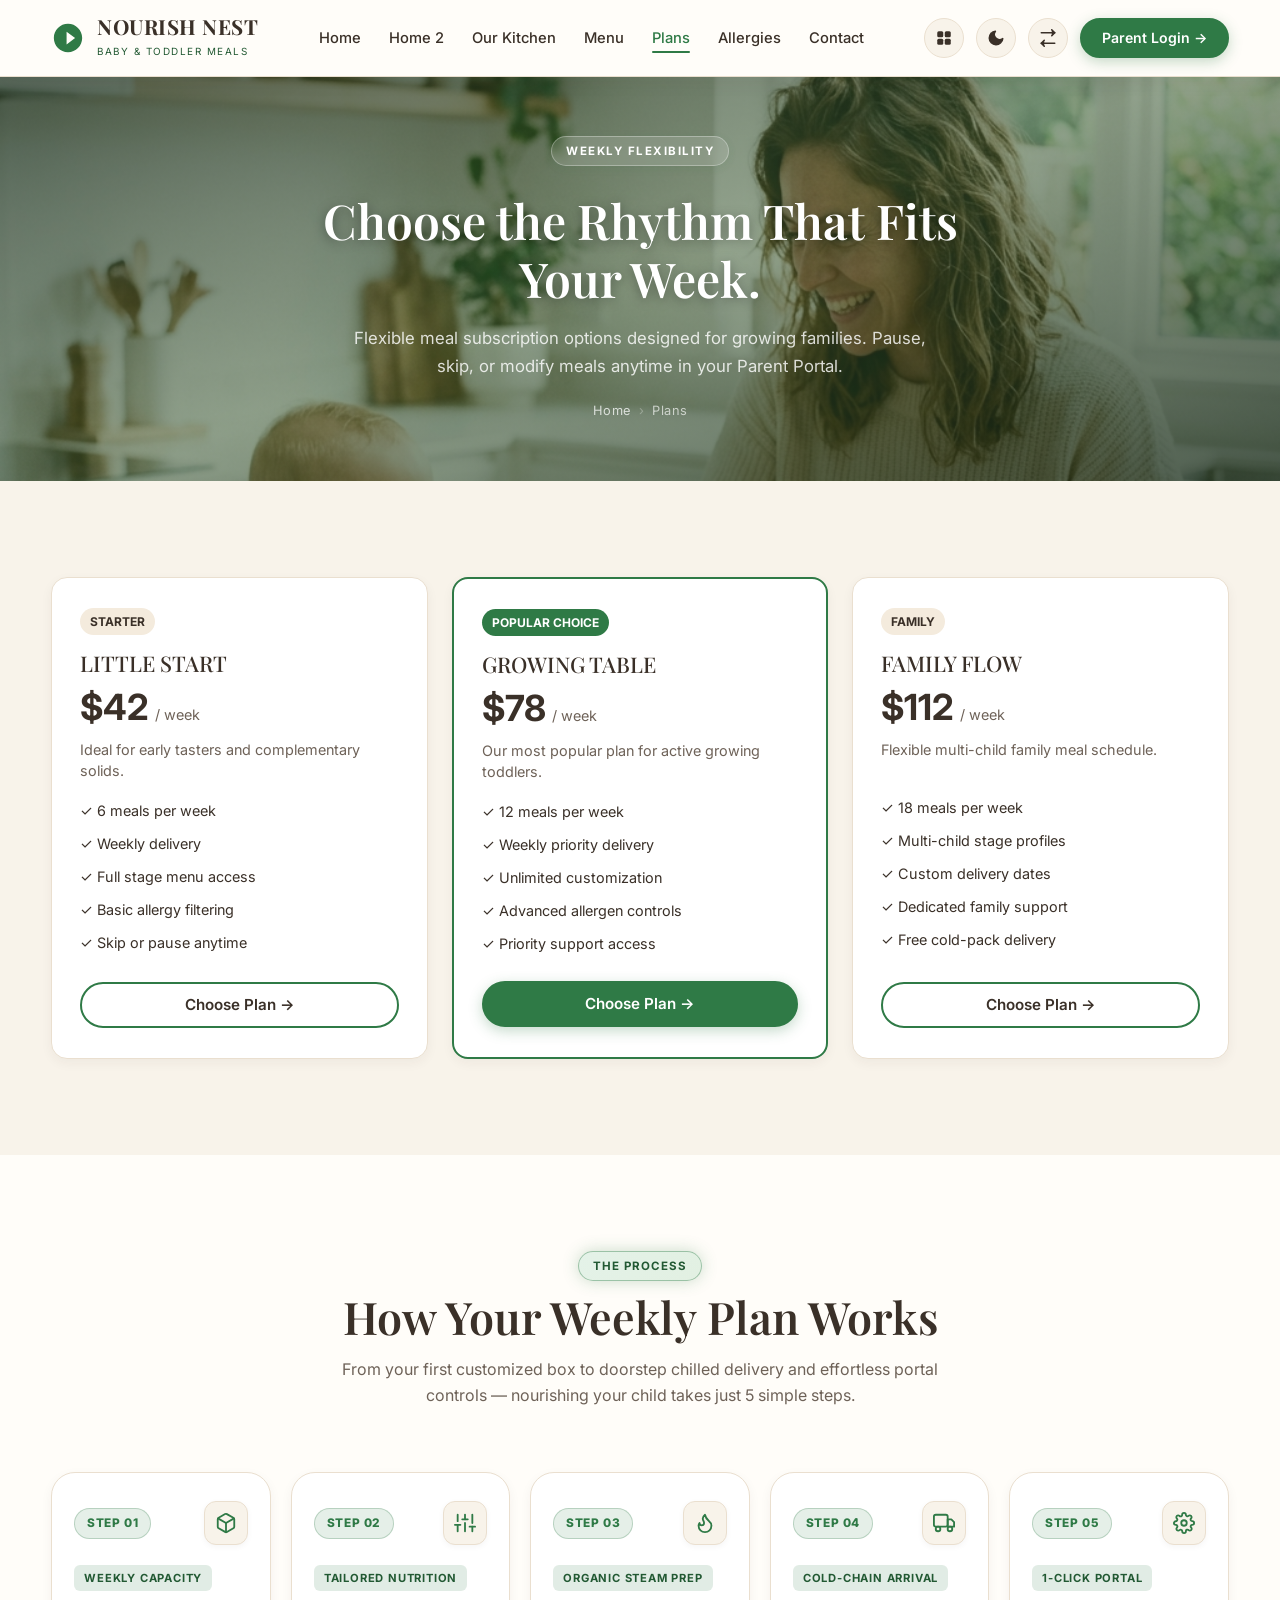
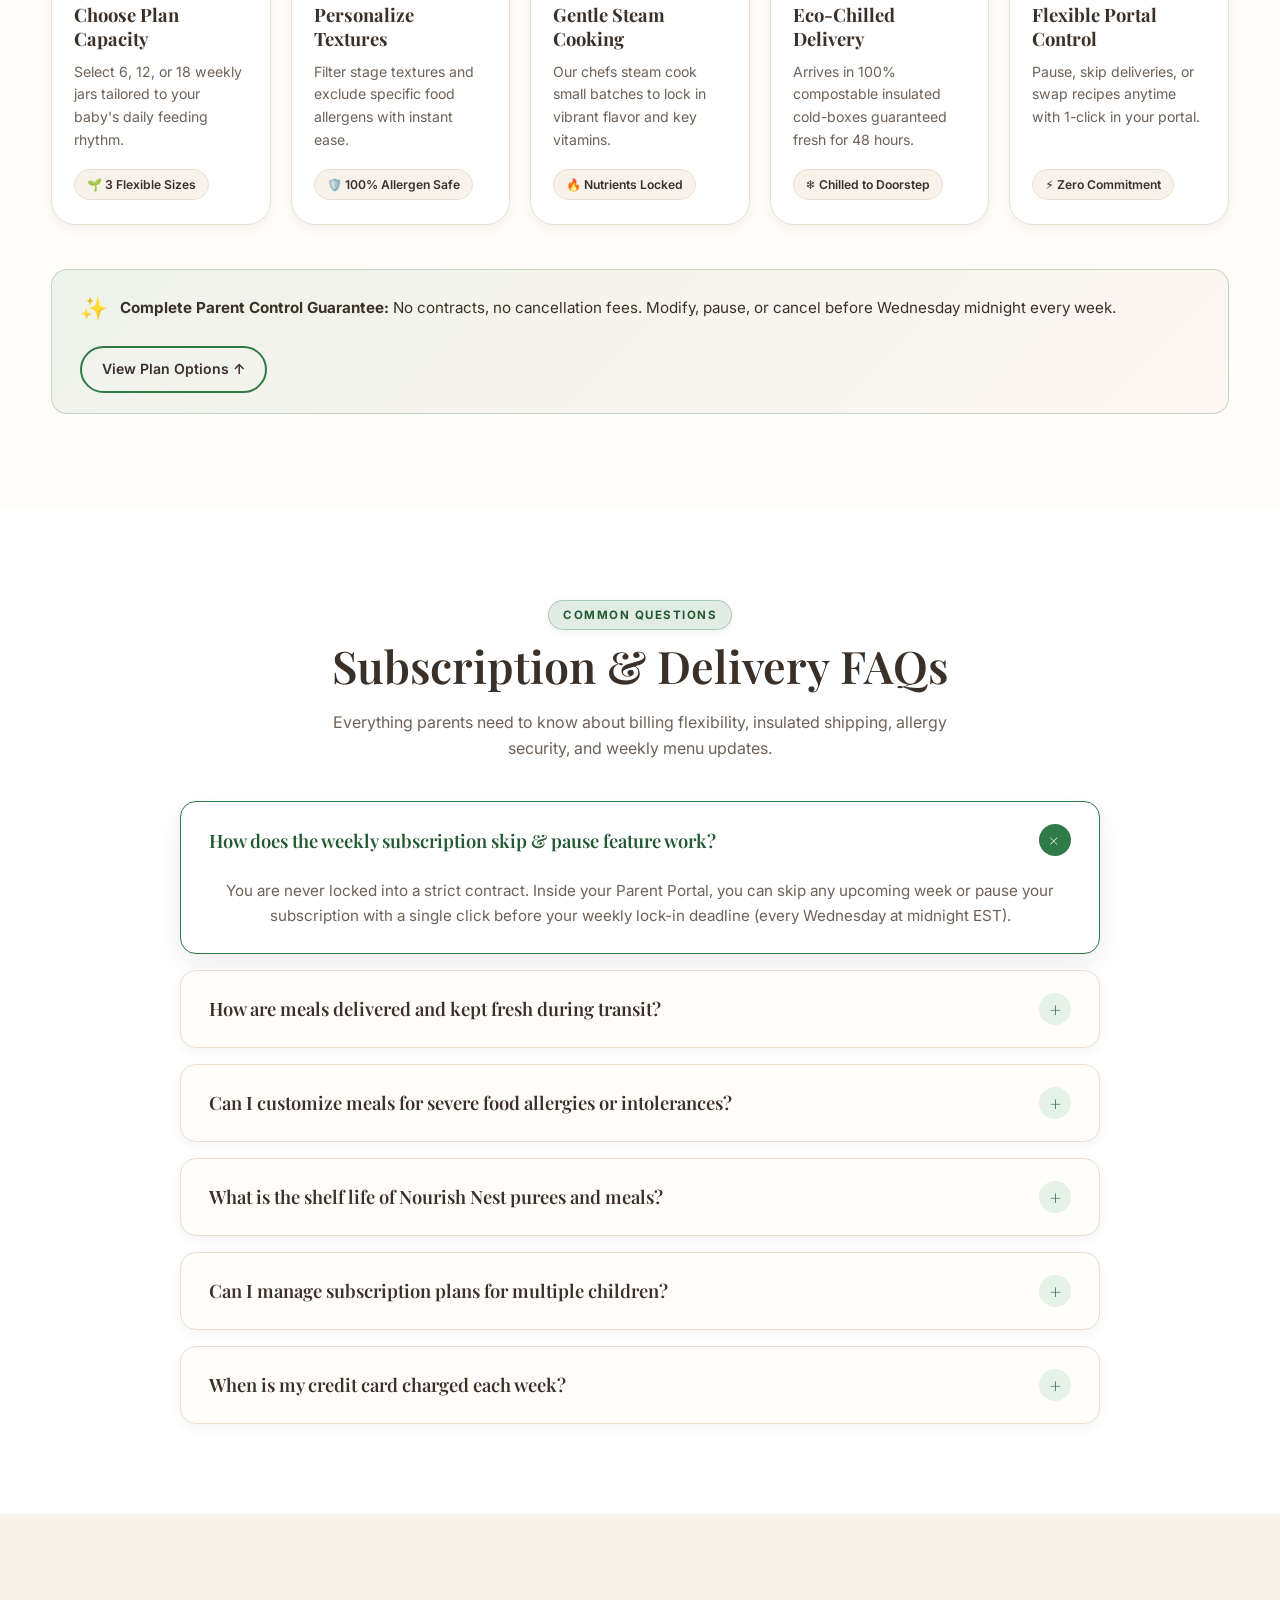
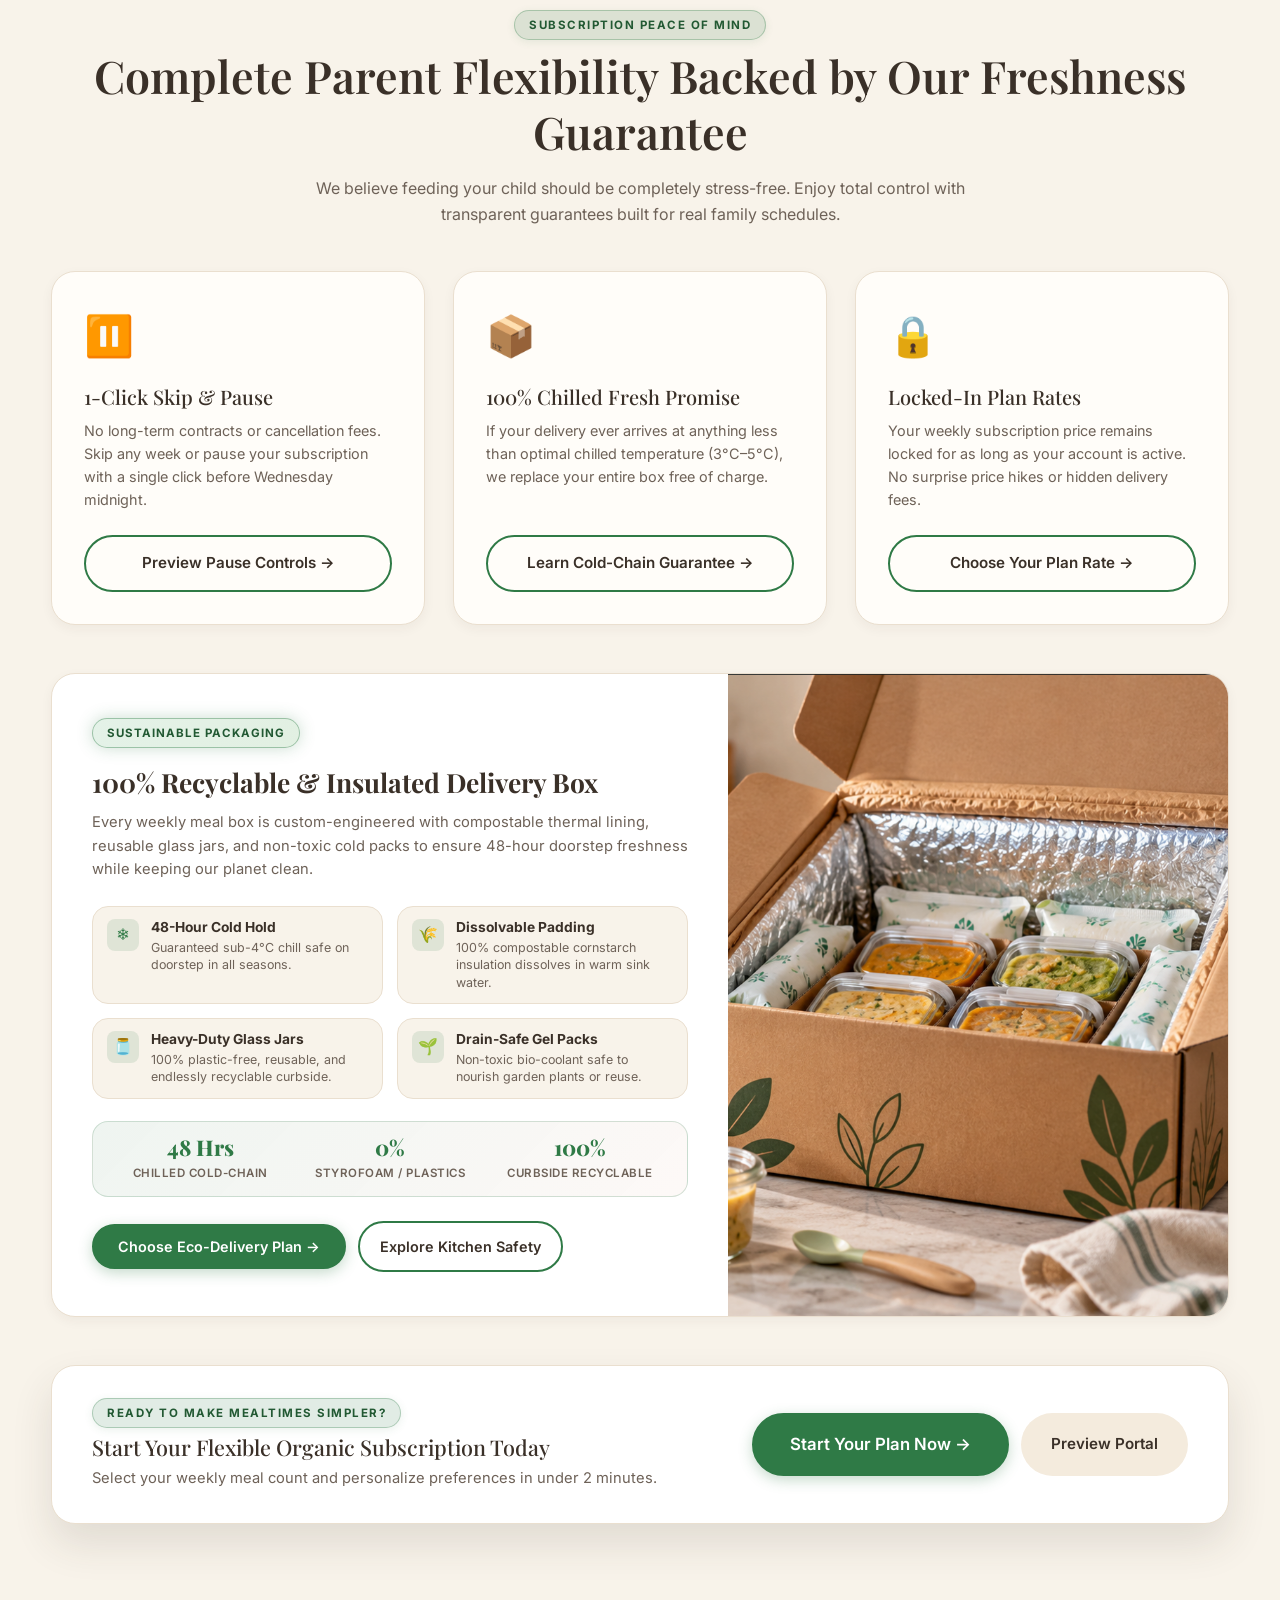
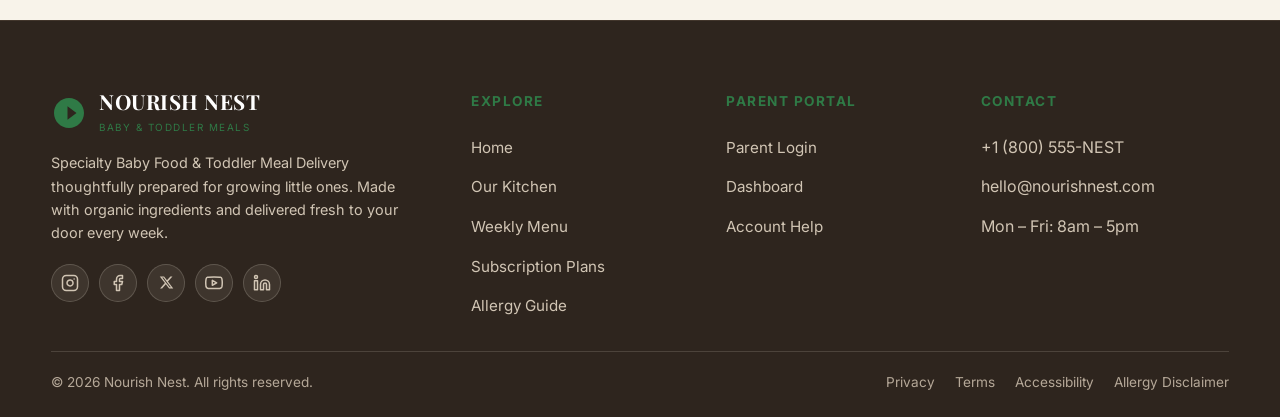
<file: plans.html>
<!DOCTYPE html>
<html lang="en" data-theme="light" dir="ltr">
<head>
  <meta charset="UTF-8">
  <meta name="viewport" content="width=device-width, initial-scale=1.0">
  <title>Subscription Plans | Nourish Nest Specialty Baby Food</title>
  <meta name="description" content="Flexible weekly organic baby food subscription plans. Choose Little Start, Growing Table, or Family Flow for your family's routine.">
  <link rel="icon" type="image/svg+xml" href="assets/images/favicon.svg">
  <link rel="stylesheet" href="assets/css/style.css">
</head>
<body>

  <!-- Sticky Navbar -->
  <header class="navbar">
    <div class="container nav-container">
      <a href="index.html" class="brand-logo">
        <svg viewBox="0 0 24 24">
          <path d="M12 2C6.48 2 2 6.48 2 12s4.48 10 10 10 10-4.48 10-10S17.52 2 12 2zm-1 14.5v-9l6 4.5-6 4.5z"/>
        </svg>
        <div>
          <span class="brand-title">NOURISH NEST</span>
          <span class="brand-sub">BABY & TODDLER MEALS</span>
        </div>
      </a>

      <ul class="nav-links">
        <li><a href="index.html">Home</a></li>
        <li><a href="index2.html">Home 2</a></li>
        <li><a href="about.html">Our Kitchen</a></li>
        <li><a href="menu.html">Menu</a></li>
        <li><a href="plans.html" class="active">Plans</a></li>
        <li><a href="allergies.html">Allergies</a></li>
        <li><a href="contact.html">Contact</a></li>
      </ul>

      <div class="nav-actions">
        <a href="dashboard.html" class="icon-circle-btn" title="Parent Portal Dashboard" aria-label="Parent Portal Dashboard">
          <svg width="18" height="18" viewBox="0 0 24 24" fill="currentColor">
            <rect x="3" y="3" width="8" height="8" rx="2"/>
            <rect x="13" y="3" width="8" height="8" rx="2"/>
            <rect x="13" y="13" width="8" height="8" rx="2"/>
            <rect x="3" y="13" width="8" height="8" rx="2"/>
          </svg>
        </a>
        <button class="icon-circle-btn theme-toggle-btn" aria-label="Toggle Theme"></button>
        <button class="icon-circle-btn rtl-toggle-btn" aria-label="Toggle Direction"></button>
        <a href="login.html" class="btn btn-primary">Parent Login →</a>
      </div>

      <button class="hamburger" aria-label="Open Menu">
        <span></span>
        <span></span>
        <span></span>
      </button>
    </div>
  </header>

  <!-- Mobile Drawer -->
  <div class="mobile-drawer">
    <ul class="mobile-nav-links">
      <li><a href="index.html">Home</a></li>
      <li><a href="index2.html">Home 2</a></li>
      <li><a href="about.html">Our Kitchen</a></li>
      <li><a href="menu.html">Menu</a></li>
      <li><a href="plans.html" class="active">Plans</a></li>
      <li><a href="allergies.html">Allergies</a></li>
      <li><a href="contact.html">Contact</a></li>
    </ul>
    <div class="mobile-controls">
      <a href="login.html" class="btn btn-primary" style="width: 100%;">Parent Login →</a>
      <div style="display: flex; gap: 12px; justify-content: center; margin-top: 12px;">
        <a href="dashboard.html" class="icon-circle-btn" title="Parent Portal Dashboard" aria-label="Parent Portal Dashboard">
          <svg width="18" height="18" viewBox="0 0 24 24" fill="currentColor">
            <rect x="3" y="3" width="8" height="8" rx="2"/>
            <rect x="13" y="3" width="8" height="8" rx="2"/>
            <rect x="13" y="13" width="8" height="8" rx="2"/>
            <rect x="3" y="13" width="8" height="8" rx="2"/>
          </svg>
        </a>
        <button class="icon-circle-btn theme-toggle-btn" aria-label="Toggle Theme"></button>
        <button class="icon-circle-btn rtl-toggle-btn" aria-label="Toggle Direction"></button>
      </div>
    </div>
  </div>

  <!-- PLANS SECTION 01 — HERO -->
  <section class="page-hero" style="background-image: url('assets/images/hero-baby-meal.jpg'); background-position: center 35%;">
    <div class="page-hero-inner">
      <span class="section-tag">WEEKLY FLEXIBILITY</span>
      <h1>Choose the Rhythm That Fits Your Week.</h1>
      <p class="text-muted">
        Flexible meal subscription options designed for growing families. Pause, skip, or modify meals anytime in your Parent Portal.
      </p>
      <nav class="page-hero-breadcrumb" aria-label="Breadcrumb">
        <a href="index.html">Home</a>
        <span class="sep">›</span>
        <span>Plans</span>
      </nav>
    </div>
  </section>

  <!-- PLANS SECTION 02 — PLAN COMPARISON -->
  <section class="section section-bg-alt" id="plans">
    <div class="container">
      

      <div class="meal-grid" style="grid-template-columns: repeat(auto-fit, minmax(280px, 1fr));">
        <!-- Plan 1 -->
        <div class="meal-card pricing-plan-card">
          <div class="pricing-plan-badge-wrap">
            <span class="meal-badge">STARTER</span>
          </div>
          <h3 class="pricing-plan-title">LITTLE START</h3>
          <div class="pricing-plan-price">$42 <span>/ week</span></div>
          <p class="pricing-plan-desc">Ideal for early tasters and complementary solids.</p>
          <ul class="pricing-plan-list">
            <li>✓ 6 meals per week</li>
            <li>✓ Weekly delivery</li>
            <li>✓ Full stage menu access</li>
            <li>✓ Basic allergy filtering</li>
            <li>✓ Skip or pause anytime</li>
          </ul>
          <button type="button" class="btn btn-outline pricing-plan-btn" onclick="openPlanModal('Little Start', 42, '6 meals / week', 'STARTER', 'Ideal for early tasters and complementary solids.')">Choose Plan →</button>
        </div>

        <!-- Plan 2 (Featured) -->
        <div class="meal-card pricing-plan-card" style="border: 2px solid var(--color-primary); background: var(--bg-surface); position: relative;">
          <div class="pricing-plan-badge-wrap">
            <span class="meal-badge" style="background: var(--color-primary); color: #FFFFFF;">POPULAR CHOICE</span>
          </div>
          <h3 class="pricing-plan-title">GROWING TABLE</h3>
          <div class="pricing-plan-price">$78 <span>/ week</span></div>
          <p class="pricing-plan-desc">Our most popular plan for active growing toddlers.</p>
          <ul class="pricing-plan-list">
            <li>✓ 12 meals per week</li>
            <li>✓ Weekly priority delivery</li>
            <li>✓ Unlimited customization</li>
            <li>✓ Advanced allergen controls</li>
            <li>✓ Priority support access</li>
          </ul>
          <button type="button" class="btn btn-primary pricing-plan-btn" onclick="openPlanModal('Growing Table', 78, '12 meals / week', 'POPULAR CHOICE', 'Our most popular plan for active growing toddlers.')">Choose Plan →</button>
        </div>

        <!-- Plan 3 -->
        <div class="meal-card pricing-plan-card pricing-plan-card-third">
          <div class="pricing-plan-badge-wrap">
            <span class="meal-badge">FAMILY</span>
          </div>
          <h3 class="pricing-plan-title">FAMILY FLOW</h3>
          <div class="pricing-plan-price">$112 <span>/ week</span></div>
          <p class="pricing-plan-desc">Flexible multi-child family meal schedule.</p>
          <ul class="pricing-plan-list">
            <li>✓ 18 meals per week</li>
            <li>✓ Multi-child stage profiles</li>
            <li>✓ Custom delivery dates</li>
            <li>✓ Dedicated family support</li>
            <li>✓ Free cold-pack delivery</li>
          </ul>
          <button type="button" class="btn btn-outline pricing-plan-btn" onclick="openPlanModal('Family Flow', 112, '18 meals / week', 'FAMILY', 'Flexible multi-child family meal schedule.')">Choose Plan →</button>
        </div>

      </div>
    </div>
  </section>

  <!-- PLANS SECTION 03 — HOW SUBSCRIPTION WORKS (REDESIGNED PROCESS) -->
  <section class="section process-workflow-section" id="how-it-works">
    <div class="container text-center">
      <div class="section-header">
        <span class="section-tag glow-tag">THE PROCESS</span>
        <h2>How Your Weekly Plan Works</h2>
        <p class="text-muted" style="max-width: 660px; margin: 12px auto 0;">
          From your first customized box to doorstep chilled delivery and effortless portal controls — nourishing your child takes just 5 simple steps.
        </p>
      </div>

      <div class="process-steps-grid">
        
        <!-- Step 1 -->
        <div class="process-card">
          <div class="process-card-header">
            <span class="process-step-badge">Step 01</span>
            <div class="process-icon-box">
              <svg width="22" height="22" viewBox="0 0 24 24" fill="none" stroke="currentColor" stroke-width="2" stroke-linecap="round" stroke-linejoin="round">
                <path d="M21 16V8a2 2 0 0 0-1-1.73l-7-4a2 2 0 0 0-2 0l-7 4A2 2 0 0 0 3 8v8a2 2 0 0 0 1 1.73l7 4a2 2 0 0 0 2 0l7-4A2 2 0 0 0 21 16z"/>
                <polyline points="3.27 6.96 12 12.01 20.73 6.96"/>
                <line x1="12" y1="22.08" x2="12" y2="12"/>
              </svg>
            </div>
          </div>
          <span class="process-tag-pill">WEEKLY CAPACITY</span>
          <h4 class="process-card-title">Choose Plan Capacity</h4>
          <p class="process-card-desc">Select 6, 12, or 18 weekly jars tailored to your baby's daily feeding rhythm.</p>
          <span class="process-card-chip">🌱 3 Flexible Sizes</span>
        </div>

        <!-- Step 2 -->
        <div class="process-card">
          <div class="process-card-header">
            <span class="process-step-badge">Step 02</span>
            <div class="process-icon-box">
              <svg width="22" height="22" viewBox="0 0 24 24" fill="none" stroke="currentColor" stroke-width="2" stroke-linecap="round" stroke-linejoin="round">
                <line x1="4" y1="21" x2="4" y2="14"/>
                <line x1="4" y1="10" x2="4" y2="3"/>
                <line x1="12" y1="21" x2="12" y2="12"/>
                <line x1="12" y1="8" x2="12" y2="3"/>
                <line x1="20" y1="21" x2="20" y2="16"/>
                <line x1="20" y1="12" x2="20" y2="3"/>
                <line x1="1" y1="14" x2="7" y2="14"/>
                <line x1="9" y1="8" x2="15" y2="8"/>
                <line x1="17" y1="16" x2="23" y2="16"/>
              </svg>
            </div>
          </div>
          <span class="process-tag-pill">TAILORED NUTRITION</span>
          <h4 class="process-card-title">Personalize Textures</h4>
          <p class="process-card-desc">Filter stage textures and exclude specific food allergens with instant ease.</p>
          <span class="process-card-chip">🛡️ 100% Allergen Safe</span>
        </div>

        <!-- Step 3 -->
        <div class="process-card">
          <div class="process-card-header">
            <span class="process-step-badge">Step 03</span>
            <div class="process-icon-box">
              <svg width="22" height="22" viewBox="0 0 24 24" fill="none" stroke="currentColor" stroke-width="2" stroke-linecap="round" stroke-linejoin="round">
                <path d="M8.5 14.5A2.5 2.5 0 0 0 11 12c0-1.38-.5-2-1-3-1.072-2.143-.224-4.054 2-6 .5 2.5 2 4.9 4 6.5 2 1.6 3 3.5 3 5.5a7 7 0 1 1-14 0c0-1.153.433-2.294 1-3a2.5 2.5 0 0 0 2.5 2.5z"/>
              </svg>
            </div>
          </div>
          <span class="process-tag-pill">ORGANIC STEAM PREP</span>
          <h4 class="process-card-title">Gentle Steam Cooking</h4>
          <p class="process-card-desc">Our chefs steam cook small batches to lock in vibrant flavor and key vitamins.</p>
          <span class="process-card-chip">🔥 Nutrients Locked</span>
        </div>

        <!-- Step 4 -->
        <div class="process-card">
          <div class="process-card-header">
            <span class="process-step-badge">Step 04</span>
            <div class="process-icon-box">
              <svg width="22" height="22" viewBox="0 0 24 24" fill="none" stroke="currentColor" stroke-width="2" stroke-linecap="round" stroke-linejoin="round">
                <rect x="1" y="3" width="15" height="13" rx="2" ry="2"/>
                <polygon points="16 8 20 8 23 11 23 16 16 16 8"/>
                <circle cx="5.5" cy="18.5" r="2.5"/>
                <circle cx="18.5" cy="18.5" r="2.5"/>
              </svg>
            </div>
          </div>
          <span class="process-tag-pill">COLD-CHAIN ARRIVAL</span>
          <h4 class="process-card-title">Eco-Chilled Delivery</h4>
          <p class="process-card-desc">Arrives in 100% compostable insulated cold-boxes guaranteed fresh for 48 hours.</p>
          <span class="process-card-chip">❄️ Chilled to Doorstep</span>
        </div>

        <!-- Step 5 -->
        <div class="process-card">
          <div class="process-card-header">
            <span class="process-step-badge">Step 05</span>
            <div class="process-icon-box">
              <svg width="22" height="22" viewBox="0 0 24 24" fill="none" stroke="currentColor" stroke-width="2" stroke-linecap="round" stroke-linejoin="round">
                <circle cx="12" cy="12" r="3"/>
                <path d="M19.4 15a1.65 1.65 0 0 0 .33 1.82l.06.06a2 2 0 0 1 0 2.83 2 2 0 0 1-2.83 0l-.06-.06a1.65 1.65 0 0 0-1.82-.33 1.65 1.65 0 0 0-1 1.51V21a2 2 0 0 1-2 2 2 2 0 0 1-2-2v-.09A1.65 1.65 0 0 0 9 19.4a1.65 1.65 0 0 0-1.82.33l-.06.06a2 2 0 0 1-2.83 0 2 2 0 0 1 0-2.83l.06-.06a1.65 1.65 0 0 0 .33-1.82 1.65 1.65 0 0 0-1.51-1H3a2 2 0 0 1-2-2 2 2 0 0 1 2-2h.09A1.65 1.65 0 0 0 4.6 9a1.65 1.65 0 0 0-.33-1.82l-.06-.06a2 2 0 0 1 0-2.83 2 2 0 0 1 2.83 0l.06.06a1.65 1.65 0 0 0 1.82.33H9a1.65 1.65 0 0 0 1-1.51V3a2 2 0 0 1 2-2 2 2 0 0 1 2 2v.09a1.65 1.65 0 0 0 1 1.51 1.65 1.65 0 0 0 1.82-.33l.06-.06a2 2 0 0 1 2.83 0 2 2 0 0 1 0 2.83l-.06.06a1.65 1.65 0 0 0-.33 1.82V9a1.65 1.65 0 0 0 1.51 1H21a2 2 0 0 1 2 2 2 2 0 0 1-2 2h-.09a1.65 1.65 0 0 0-1.51 1z"/>
              </svg>
            </div>
          </div>
          <span class="process-tag-pill">1-CLICK PORTAL</span>
          <h4 class="process-card-title">Flexible Portal Control</h4>
          <p class="process-card-desc">Pause, skip deliveries, or swap recipes anytime with 1-click in your portal.</p>
          <span class="process-card-chip">⚡ Zero Commitment</span>
        </div>

      </div>

      <!-- Process Reassurance Strip -->
      <div class="process-reassurance-strip">
        <div class="process-reassurance-text">
          <span class="process-reassurance-icon">✨</span>
          <div>
            <strong>Complete Parent Control Guarantee:</strong> No contracts, no cancellation fees. Modify, pause, or cancel before Wednesday midnight every week.
          </div>
        </div>
        <a href="#plans" class="btn btn-outline" style="padding: 10px 20px; font-size: 0.88rem; white-space: nowrap;">
          View Plan Options ↑
        </a>
      </div>

    </div>
  </section>

  

  <!-- PLANS SECTION 05 — FREQUENTLY ASKED QUESTIONS (ACCORDION DROPDOWN) -->
  <section class="section faq-accordion-section">
    <div class="container text-center">
      <span class="section-tag">COMMON QUESTIONS</span>
      <h2>Subscription & Delivery FAQs</h2>
      <p class="text-muted" style="max-width: 620px; margin: 16px auto 0;">
        Everything parents need to know about billing flexibility, insulated shipping, allergy security, and weekly menu updates.
      </p>

      <div class="faq-container">
        
        <!-- FAQ Item 1 -->
        <div class="faq-item active">
          <button class="faq-question-btn" aria-expanded="true">
            <span>How does the weekly subscription skip & pause feature work?</span>
            <span class="faq-icon-toggle">+</span>
          </button>
          <div class="faq-answer-content">
            <p>
              You are never locked into a strict contract. Inside your Parent Portal, you can skip any upcoming week or pause your subscription with a single click before your weekly lock-in deadline (every Wednesday at midnight EST).
            </p>
          </div>
        </div>

        <!-- FAQ Item 2 -->
        <div class="faq-item">
          <button class="faq-question-btn" aria-expanded="false">
            <span>How are meals delivered and kept fresh during transit?</span>
            <span class="faq-icon-toggle">+</span>
          </button>
          <div class="faq-answer-content">
            <p>
              All meals are freshly steamed, flash-chilled to 3°C, and shipped in 100% eco-friendly, compostable insulated boxes packed with non-toxic gel packs. Your food stays safely chilled for up to 48 hours on your doorstep.
            </p>
          </div>
        </div>

        <!-- FAQ Item 3 -->
        <div class="faq-item">
          <button class="faq-question-btn" aria-expanded="false">
            <span>Can I customize meals for severe food allergies or intolerances?</span>
            <span class="faq-icon-toggle">+</span>
          </button>
          <div class="faq-answer-content">
            <p>
              Yes! Our allergen management system allows you to select specific allergen exclusions (such as dairy, eggs, peanuts, gluten, or soy). Our kitchen filters out any unsafe recipes automatically from your suggested weekly menu.
            </p>
          </div>
        </div>

        <!-- FAQ Item 4 -->
        <div class="faq-item">
          <button class="faq-question-btn" aria-expanded="false">
            <span>What is the shelf life of Nourish Nest purees and meals?</span>
            <span class="faq-icon-toggle">+</span>
          </button>
          <div class="faq-answer-content">
            <p>
              Our fresh organic meals last up to 7 days in your refrigerator from the day of delivery. If you wish to store them longer, you can freeze your unopened meal jars for up to 3 months without compromising nutrient density.
            </p>
          </div>
        </div>

        <!-- FAQ Item 5 -->
        <div class="faq-item">
          <button class="faq-question-btn" aria-expanded="false">
            <span>Can I manage subscription plans for multiple children?</span>
            <span class="faq-icon-toggle">+</span>
          </button>
          <div class="faq-answer-content">
            <p>
              Absolutely! The "Family Flow" plan allows you to set up individual child profiles with distinct age stages (e.g., Stage 1 purées for a baby and Stage 4 toddler meals for an older sibling) under a single consolidated account.
            </p>
          </div>
        </div>

        <!-- FAQ Item 6 -->
        <div class="faq-item">
          <button class="faq-question-btn" aria-expanded="false">
            <span>When is my credit card charged each week?</span>
            <span class="faq-icon-toggle">+</span>
          </button>
          <div class="faq-answer-content">
            <p>
              Subscriptions are billed weekly on Thursday morning, immediately after the Wednesday midnight menu modification cutoff. You will receive an email receipt and order confirmation with tracking details once shipped.
            </p>
          </div>
        </div>

      </div>
    </div>
  </section>

  <!-- PLANS SECTION 06 — SUBSCRIPTION GUARANTEE & PRE-FOOTER HUB -->
  <section class="section section-bg-alt text-center">
    <div class="container">
      <span class="section-tag">SUBSCRIPTION PEACE OF MIND</span>
      <h2>Complete Parent Flexibility Backed by Our Freshness Guarantee</h2>
      <p class="text-muted" style="max-width: 680px; margin: 16px auto 0;">
        We believe feeding your child should be completely stress-free. Enjoy total control with transparent guarantees built for real family schedules.
      </p>

      <div class="assurance-grid" style="margin: 44px 0 48px;">
        
        <div class="assurance-card">
          <div>
            <div style="font-size: 2.5rem; margin-bottom: 16px;">⏸️</div>
            <h3 style="margin-bottom: 10px; font-size: 1.25rem;">1-Click Skip & Pause</h3>
            <p class="text-muted" style="font-size: 0.9rem; line-height: 1.6;">
              No long-term contracts or cancellation fees. Skip any week or pause your subscription with a single click before Wednesday midnight.
            </p>
          </div>
          <div style="margin-top: 24px;">
            <a href="dashboard.html" class="btn btn-outline" style="width: 100%;">Preview Pause Controls →</a>
          </div>
        </div>

        <div class="assurance-card">
          <div>
            <div style="font-size: 2.5rem; margin-bottom: 16px;">📦</div>
            <h3 style="margin-bottom: 10px; font-size: 1.25rem;">100% Chilled Fresh Promise</h3>
            <p class="text-muted" style="font-size: 0.9rem; line-height: 1.6;">
              If your delivery ever arrives at anything less than optimal chilled temperature (3°C–5°C), we replace your entire box free of charge.
            </p>
          </div>
          <div style="margin-top: 24px;">
            <a href="about.html" class="btn btn-outline" style="width: 100%;">Learn Cold-Chain Guarantee →</a>
          </div>
        </div>

        <div class="assurance-card">
          <div>
            <div style="font-size: 2.5rem; margin-bottom: 16px;">🔒</div>
            <h3 style="margin-bottom: 10px; font-size: 1.25rem;">Locked-In Plan Rates</h3>
            <p class="text-muted" style="font-size: 0.9rem; line-height: 1.6;">
              Your weekly subscription price remains locked for as long as your account is active. No surprise price hikes or hidden delivery fees.
            </p>
          </div>
          <div style="margin-top: 24px;">
            <a href="login.html" class="btn btn-outline" style="width: 100%;">Choose Your Plan Rate →</a>
          </div>
        </div>

      </div>

      <!-- Eco-Friendly Packaging Feature -->
      <div class="eco-packaging-card">
        <div class="eco-packaging-content">
          <span class="section-tag glow-tag" style="align-self: flex-start;">SUSTAINABLE PACKAGING</span>
          <h3 class="eco-packaging-heading">100% Recyclable &amp; Insulated Delivery Box</h3>
          <p class="eco-packaging-desc">
            Every weekly meal box is custom-engineered with compostable thermal lining, reusable glass jars, and non-toxic cold packs to ensure 48-hour doorstep freshness while keeping our planet clean.
          </p>

          <!-- 4 Feature Highlights Grid -->
          <div class="eco-packaging-grid">
            <div class="eco-packaging-pill">
              <div class="eco-packaging-pill-icon">❄️</div>
              <div>
                <div class="eco-packaging-pill-title">48-Hour Cold Hold</div>
                <div class="eco-packaging-pill-desc">Guaranteed sub-4°C chill safe on doorstep in all seasons.</div>
              </div>
            </div>

            <div class="eco-packaging-pill">
              <div class="eco-packaging-pill-icon">🌾</div>
              <div>
                <div class="eco-packaging-pill-title">Dissolvable Padding</div>
                <div class="eco-packaging-pill-desc">100% compostable cornstarch insulation dissolves in warm sink water.</div>
              </div>
            </div>

            <div class="eco-packaging-pill">
              <div class="eco-packaging-pill-icon">🫙</div>
              <div>
                <div class="eco-packaging-pill-title">Heavy-Duty Glass Jars</div>
                <div class="eco-packaging-pill-desc">100% plastic-free, reusable, and endlessly recyclable curbside.</div>
              </div>
            </div>

            <div class="eco-packaging-pill">
              <div class="eco-packaging-pill-icon">🌱</div>
              <div>
                <div class="eco-packaging-pill-title">Drain-Safe Gel Packs</div>
                <div class="eco-packaging-pill-desc">Non-toxic bio-coolant safe to nourish garden plants or reuse.</div>
              </div>
            </div>
          </div>

          <!-- Trust Metric Strip -->
          <div class="eco-packaging-stats">
            <div>
              <div class="eco-packaging-stat-num">48 Hrs</div>
              <div class="eco-packaging-stat-label">Chilled Cold-Chain</div>
            </div>
            <div>
              <div class="eco-packaging-stat-num">0%</div>
              <div class="eco-packaging-stat-label">Styrofoam / Plastics</div>
            </div>
            <div>
              <div class="eco-packaging-stat-num">100%</div>
              <div class="eco-packaging-stat-label">Curbside Recyclable</div>
            </div>
          </div>

          <!-- Action CTA Row -->
          <div class="eco-packaging-actions">
            <button type="button" class="btn btn-primary" onclick="openPlanModal('Growing Table', 78, '12 meals / week', 'ECO PACKAGING', 'Delivered fresh in 100% recyclable insulated delivery boxes.')" style="padding: 12px 24px; font-size: 0.9rem;">
              Choose Eco-Delivery Plan →
            </button>
            <a href="about.html" class="btn btn-outline" style="padding: 12px 20px; font-size: 0.9rem;">
              Explore Kitchen Safety
            </a>
          </div>
        </div>

        <div class="eco-packaging-img-col">
          <img src="assets/images/a1.png" alt="Eco-friendly packaging process for baby meal box" loading="lazy">
        </div>
      </div>

      <!-- Integrated Action Banner Bar (Floating overlapping footer) -->
      <div class="cta-floating-banner">
        <div>
          <span class="section-tag" style="margin-bottom: 6px;">READY TO MAKE MEALTIMES SIMPLER?</span>
          <h3 style="font-size: 1.35rem; margin-bottom: 6px;">Start Your Flexible Organic Subscription Today</h3>
          <p class="text-muted" style="font-size: 0.92rem;">Select your weekly meal count and personalize preferences in under 2 minutes.</p>
        </div>
        <div style="display: flex; gap: 12px; flex-wrap: wrap;">
          <a href="login.html" class="btn btn-primary" style="padding: 16px 36px; font-size: 1.05rem;">Start Your Plan Now →</a>
          <a href="dashboard.html" class="btn btn-secondary">Preview Portal</a>
        </div>
      </div>

    </div>
  </section>

  <!-- Shared Footer -->
  <footer class="footer">
    <div class="container">
      <div class="footer-grid">
        <div>
          <a href="index.html" class="footer-brand-logo">
            <svg viewBox="0 0 24 24">
              <path d="M12 2C6.48 2 2 6.48 2 12s4.48 10 10 10 10-4.48 10-10S17.52 2 12 2zm-1 14.5v-9l6 4.5-6 4.5z"/>
            </svg>
            <div>
              <span class="brand-title" style="color: #FFFFFF;">NOURISH NEST</span>
              <span class="brand-sub" style="color: var(--color-primary);">BABY & TODDLER MEALS</span>
            </div>
          </a>
          <p style="color: #D1C5B4; font-size: 0.9rem; line-height: 1.6;">
            Specialty Baby Food & Toddler Meal Delivery thoughtfully prepared for growing little ones. Made with organic ingredients and delivered fresh to your door every week.
          </p>

          <!-- Social Icons Bar -->
          <div class="footer-social-bar">
            <a href="#" class="footer-social-icon" aria-label="Instagram" title="Instagram">
              <svg width="18" height="18" viewBox="0 0 24 24" fill="none" stroke="currentColor" stroke-width="2" stroke-linecap="round" stroke-linejoin="round"><rect x="2" y="2" width="20" height="20" rx="5" ry="5"/><path d="M16 11.37A4 4 0 1 1 12.63 8 4 4 0 0 1 16 11.37z"/><line x1="17.5" y1="6.5" x2="17.51" y2="6.5"/></svg>
            </a>
            <a href="#" class="footer-social-icon" aria-label="Facebook" title="Facebook">
              <svg width="18" height="18" viewBox="0 0 24 24" fill="none" stroke="currentColor" stroke-width="2" stroke-linecap="round" stroke-linejoin="round"><path d="M18 2h-3a5 5 0 0 0-5 5v3H7v4h3v8h4v-8h3l1-4h-4V7a1 1 0 0 1 1-1h3z"/></svg>
            </a>
            <a href="#" class="footer-social-icon" aria-label="X" title="X">
              <svg width="15" height="15" viewBox="0 0 24 24" fill="currentColor"><path d="M18.244 2.25h3.308l-7.227 8.26 8.502 11.24H16.17l-5.214-6.817L4.99 21.75H1.68l7.73-8.835L1.254 2.25H8.08l4.713 6.231zm-1.161 17.52h1.833L7.084 4.126H5.117z"/></svg>
            </a>
            <a href="#" class="footer-social-icon" aria-label="YouTube" title="YouTube">
              <svg width="18" height="18" viewBox="0 0 24 24" fill="none" stroke="currentColor" stroke-width="2" stroke-linecap="round" stroke-linejoin="round"><path d="M22.54 6.42a2.78 2.78 0 0 0-1.94-2C18.88 4 12 4 12 4s-6.88 0-8.6.46a2.78 2.78 0 0 0-1.94 2A29 29 0 0 0 1 11.75a29 29 0 0 0 .46 5.33A2.78 2.78 0 0 0 3.4 19c1.72.46 8.6.46 8.6.46s6.88 0 8.6-.46a2.78 2.78 0 0 0 1.94-2 29 29 0 0 0 .46-5.25 29 29 0 0 0-.46-5.33z"/><polygon points="9.75 15.02 15.5 11.75 9.75 8.48 9.75 15.02"/></svg>
            </a>
            <a href="#" class="footer-social-icon" aria-label="LinkedIn" title="LinkedIn">
              <svg width="18" height="18" viewBox="0 0 24 24" fill="none" stroke="currentColor" stroke-width="2" stroke-linecap="round" stroke-linejoin="round"><path d="M16 8a6 6 0 0 1 6 6v7h-4v-7a2 2 0 0 0-2-2 2 2 0 0 0-2 2v7h-4v-7a6 6 0 0 1 6-6z"/><rect x="2" y="9" width="4" height="12"/><circle cx="4" cy="4" r="2"/></svg>
            </a>
          </div>
        </div>

        <div class="footer-col">
          <h5>EXPLORE</h5>
          <ul>
            <li><a href="index.html">Home</a></li>
            <li><a href="about.html">Our Kitchen</a></li>
            <li><a href="menu.html">Weekly Menu</a></li>
            <li><a href="plans.html">Subscription Plans</a></li>
            <li><a href="allergies.html">Allergy Guide</a></li>
          </ul>
        </div>

        <div class="footer-col">
          <h5>PARENT PORTAL</h5>
          <ul>
            <li><a href="login.html">Parent Login</a></li>
            <li><a href="dashboard.html">Dashboard</a></li>
            <li><a href="dashboard.html">Account Help</a></li>
          </ul>
        </div>

        <div class="footer-col">
          <h5>CONTACT</h5>
          <ul>
            <li><span style="color: #D1C5B4;">+1 (800) 555-NEST</span></li>
            <li><span style="color: #D1C5B4;">hello@nourishnest.com</span></li>
            <li><span style="color: #D1C5B4;">Mon – Fri: 8am – 5pm</span></li>
          </ul>
        </div>
      </div>

      <div class="footer-bottom">
        <div>© 2026 Nourish Nest. All rights reserved.</div>
        <div style="display: flex; gap: 20px;">
          <a href="#">Privacy</a>
          <a href="#">Terms</a>
          <a href="#">Accessibility</a>
          <a href="#">Allergy Disclaimer</a>
        </div>
      </div>
    </div>
  </footer>

  <!-- Shared Modal Overlay Container -->
  <div class="modal-overlay" id="public-modal">
    <div class="modal-box">
      <button class="modal-close" aria-label="Close Modal">×</button>
      <div class="modal-body"></div>
    </div>
  </div>

  <!-- Floating Back to Top Button -->
  <button class="back-to-top" id="backToTopBtn" aria-label="Back to top" title="Back to top">
    <svg width="20" height="20" viewBox="0 0 24 24" fill="none" stroke="currentColor" stroke-width="2.5" stroke-linecap="round" stroke-linejoin="round">
      <polyline points="18 15 12 9 6 15"/>
    </svg>
  </button>

  <script src="assets/js/main.js"></script>
</body>
</html>
</file>
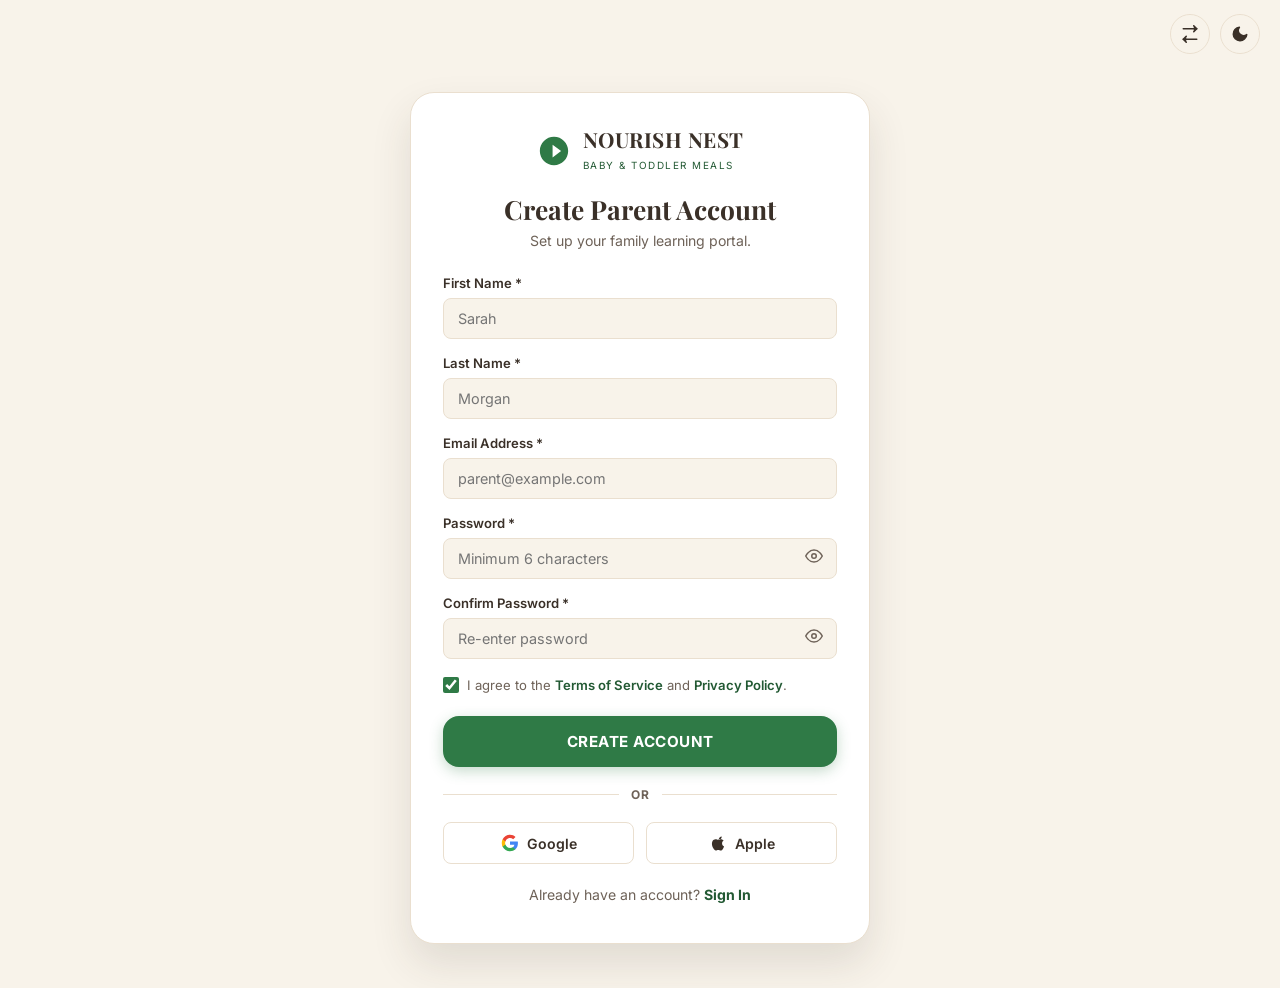
<file: register.html>
<!DOCTYPE html>
<html lang="en" data-theme="light" dir="ltr">
<head>
  <meta charset="UTF-8">
  <meta name="viewport" content="width=device-width, initial-scale=1.0">
  <title>Create Parent Account | Nourish Nest Parent Portal</title>
  <meta name="description" content="Register for Nourish Nest Parent Portal to order organic baby food and toddler meals, manage allergy preferences, and customize delivery schedules.">
  <link rel="icon" type="image/svg+xml" href="assets/images/favicon.svg">
  <link rel="stylesheet" href="assets/css/style.css">
</head>
<body class="auth-page-body" style="min-height: 100vh; display: flex; flex-direction: column; align-items: center; justify-content: center; background: var(--bg-alt); padding: 80px 16px 32px; position: relative;">

  <!-- Top Navigation Controls (Top Right Theme & RTL Toggle) -->
  <header class="auth-top-nav">
    <div class="auth-top-controls">
      <button class="icon-circle-btn rtl-toggle-btn" aria-label="Toggle Direction" title="Toggle RTL/LTR"></button>
      <button class="icon-circle-btn theme-toggle-btn" aria-label="Toggle Theme" title="Toggle Dark/Light Mode"></button>
    </div>
  </header>

  <!-- CENTERED REGISTER CARD -->
  <div class="auth-center-card" style="background: var(--bg-surface); width: 100%; max-width: 460px; border-radius: var(--radius-lg); padding: 36px 32px; box-shadow: var(--shadow-lg); border: 1px solid var(--border-color); margin: auto;">
    
    <!-- BRAND LOGO BADGE -->
    <a href="index.html" class="brand-logo" style="justify-content: center; margin-bottom: 20px; text-decoration: none;">
      <svg viewBox="0 0 24 24">
        <path d="M12 2C6.48 2 2 6.48 2 12s4.48 10 10 10 10-4.48 10-10S17.52 2 12 2zm-1 14.5v-9l6 4.5-6 4.5z"/>
      </svg>
      <div>
        <span class="brand-title">NOURISH NEST</span>
        <span class="brand-sub">BABY & TODDLER MEALS</span>
      </div>
    </a>

    <!-- CARD HEADER -->
    <h2 style="font-family: var(--font-heading); text-align: center; color: var(--text-main); font-size: 1.65rem; font-weight: 700; margin-bottom: 4px;">Create Parent Account</h2>
    <p class="text-muted" style="text-align: center; margin-bottom: 20px; font-size: 0.88rem;">
      Set up your family learning portal.
    </p>

    <!-- REGISTER FORM -->
    <form id="register-form" style="display: flex; flex-direction: column; gap: 14px;">
      
      <div>
        <label for="reg-fname" style="display: block; font-size: 0.82rem; font-weight: 600; margin-bottom: 4px; color: var(--text-main);">First Name *</label>
        <input type="text" id="reg-fname" placeholder="Sarah" required style="width: 100%; padding: 11px 14px; border-radius: var(--radius-sm); border: 1px solid var(--border-color); background: var(--bg-alt); color: var(--text-main); font-size: 0.9rem; outline: none; transition: var(--transition);">
      </div>

      <div>
        <label for="reg-lname" style="display: block; font-size: 0.82rem; font-weight: 600; margin-bottom: 4px; color: var(--text-main);">Last Name *</label>
        <input type="text" id="reg-lname" placeholder="Morgan" required style="width: 100%; padding: 11px 14px; border-radius: var(--radius-sm); border: 1px solid var(--border-color); background: var(--bg-alt); color: var(--text-main); font-size: 0.9rem; outline: none; transition: var(--transition);">
      </div>

      <div>
        <label for="reg-email" style="display: block; font-size: 0.82rem; font-weight: 600; margin-bottom: 4px; color: var(--text-main);">Email Address *</label>
        <input type="email" id="reg-email" placeholder="parent@example.com" required style="width: 100%; padding: 11px 14px; border-radius: var(--radius-sm); border: 1px solid var(--border-color); background: var(--bg-alt); color: var(--text-main); font-size: 0.9rem; outline: none; transition: var(--transition);">
      </div>

      <div>
        <label for="reg-password" style="display: block; font-size: 0.82rem; font-weight: 600; margin-bottom: 4px; color: var(--text-main);">Password *</label>
        <div style="position: relative;">
          <input type="password" id="reg-password" placeholder="Minimum 6 characters" required minlength="6" style="width: 100%; padding: 11px 38px 11px 14px; border-radius: var(--radius-sm); border: 1px solid var(--border-color); background: var(--bg-alt); color: var(--text-main); font-size: 0.9rem; outline: none; transition: var(--transition);">
          <button type="button" onclick="togglePasswordVisibility('reg-password', this)" style="position: absolute; right: 10px; top: 50%; transform: translateY(-50%); background: none; border: none; cursor: pointer; color: var(--text-muted); padding: 4px;" title="Toggle password visibility">
            <svg width="18" height="18" viewBox="0 0 24 24" fill="none" stroke="currentColor" stroke-width="2" stroke-linecap="round" stroke-linejoin="round"><path d="M1 12s4-8 11-8 11 8 11 8-4 8-11 8-11-8-11-8z"/><circle cx="12" cy="12" r="3"/></svg>
          </button>
        </div>
      </div>

      <div>
        <label for="reg-confirm-password" style="display: block; font-size: 0.82rem; font-weight: 600; margin-bottom: 4px; color: var(--text-main);">Confirm Password *</label>
        <div style="position: relative;">
          <input type="password" id="reg-confirm-password" placeholder="Re-enter password" required minlength="6" style="width: 100%; padding: 11px 38px 11px 14px; border-radius: var(--radius-sm); border: 1px solid var(--border-color); background: var(--bg-alt); color: var(--text-main); font-size: 0.9rem; outline: none; transition: var(--transition);">
          <button type="button" onclick="togglePasswordVisibility('reg-confirm-password', this)" style="position: absolute; right: 10px; top: 50%; transform: translateY(-50%); background: none; border: none; cursor: pointer; color: var(--text-muted); padding: 4px;" title="Toggle password visibility">
            <svg width="18" height="18" viewBox="0 0 24 24" fill="none" stroke="currentColor" stroke-width="2" stroke-linecap="round" stroke-linejoin="round"><path d="M1 12s4-8 11-8 11 8 11 8-4 8-11 8-11-8-11-8z"/><circle cx="12" cy="12" r="3"/></svg>
          </button>
        </div>
      </div>

      <div style="font-size: 0.82rem; margin-top: 2px;">
        <label style="display: flex; align-items: flex-start; gap: 8px; cursor: pointer; color: var(--text-muted);">
          <input type="checkbox" required checked style="accent-color: var(--color-primary); width: 16px; height: 16px; margin-top: 2px; border-radius: 4px;">
          <span>I agree to the <a href="#" class="auth-link">Terms of Service</a> and <a href="#" class="auth-link">Privacy Policy</a>.</span>
        </label>
      </div>

      <button type="submit" class="btn btn-primary" style="width: 100%; margin-top: 6px; padding: 14px; border-radius: var(--radius-md); font-weight: 700; font-size: 0.95rem; letter-spacing: 0.5px; text-transform: uppercase;">
        CREATE ACCOUNT
      </button>
    </form>

    <!-- DIVIDER -->
    <div style="display: flex; align-items: center; gap: 12px; margin: 18px 0;">
      <div style="flex: 1; height: 1px; background: var(--border-color);"></div>
      <span style="font-size: 0.75rem; font-weight: 700; color: var(--text-muted); text-transform: uppercase; letter-spacing: 1px;">OR</span>
      <div style="flex: 1; height: 1px; background: var(--border-color);"></div>
    </div>

    <!-- SOCIAL LOGINS -->
    <div style="display: grid; grid-template-columns: 1fr 1fr; gap: 12px;">
      <button type="button" class="btn-social" onclick="showToast('Google authentication demo mode')">
        <svg width="18" height="18" viewBox="0 0 24 24"><path fill="#4285F4" d="M22.56 12.25c0-.78-.07-1.53-.2-2.25H12v4.26h5.92c-.26 1.37-1.04 2.53-2.21 3.31v2.77h3.57c2.08-1.92 3.28-4.74 3.28-8.09z"/><path fill="#34A853" d="M12 23c2.97 0 5.46-.98 7.28-2.66l-3.57-2.77c-.98.66-2.23 1.06-3.71 1.06-2.86 0-5.29-1.93-6.16-4.53H2.18v2.84C3.99 20.53 7.7 23 12 23z"/><path fill="#FBBC05" d="M5.84 14.09c-.22-.66-.35-1.36-.35-2.09s.13-1.43.35-2.09V7.06H2.18C1.43 8.55 1 10.22 1 12s.43 3.45 1.18 4.94l2.85-2.22.81-.63z"/><path fill="#EA4335" d="M12 5.38c1.62 0 3.06.56 4.21 1.64l3.15-3.15C17.45 2.09 14.97 1 12 1 7.7 1 3.99 3.47 2.18 7.06l3.66 2.84c.87-2.6 3.3-4.52 6.16-4.52z"/></svg>
        Google
      </button>
      <button type="button" class="btn-social" onclick="showToast('Apple authentication demo mode')">
        <svg width="18" height="18" viewBox="0 0 24 24" fill="currentColor"><path d="M18.71 19.5c-.83 1.24-1.71 2.45-3.05 2.47-1.34.03-1.77-.79-3.29-.79-1.53 0-2 .77-3.27.82-1.31.05-2.3-1.32-3.14-2.53C4.25 17 2.94 12.45 4.7 9.39c.87-1.52 2.43-2.48 4.12-2.51 1.28-.02 2.5.87 3.29.87.78 0 2.26-1.07 3.81-.91.65.03 2.47.26 3.64 1.98-.09.06-2.17 1.28-2.15 3.81.03 3.02 2.65 4.03 2.68 4.04-.03.07-.42 1.44-1.38 2.83M15.97 6.32c.67-.82 1.13-1.96.99-3.1-.97.04-2.16.65-2.85 1.46-.61.71-1.15 1.87-.99 2.98 1.09.08 2.21-.52 2.85-1.34z"/></svg>
        Apple
      </button>
    </div>

    <!-- FOOTER SWITCH LINK -->
    <div style="text-align: center; margin-top: 20px; font-size: 0.88rem;" class="text-muted">
      Already have an account? <a href="login.html" class="auth-link-bold">Sign In</a>
    </div>

  </div>

  <script src="assets/js/main.js"></script>
  <script>
    function togglePasswordVisibility(inputId, btn) {
      const input = document.getElementById(inputId);
      if (input.type === 'password') {
        input.type = 'text';
        btn.innerHTML = `<svg width="18" height="18" viewBox="0 0 24 24" fill="none" stroke="currentColor" stroke-width="2" stroke-linecap="round" stroke-linejoin="round"><path d="M17.94 17.94A10.07 10.07 0 0 1 12 20c-7 0-11-8-11-8a18.45 18.45 0 0 1 5.06-5.94M9.9 4.24A9.12 9.12 0 0 1 12 4c7 0 11 8 11 8a18.5 18.5 0 0 1-2.16 3.19m-6.72-1.07a3 3 0 1 1-4.24-4.24"/><line x1="1" y1="1" x2="23" y2="23"/></svg>`;
      } else {
        input.type = 'password';
        btn.innerHTML = `<svg width="18" height="18" viewBox="0 0 24 24" fill="none" stroke="currentColor" stroke-width="2" stroke-linecap="round" stroke-linejoin="round"><path d="M1 12s4-8 11-8 11 8 11 8-4 8-11 8-11-8-11-8z"/><circle cx="12" cy="12" r="3"/></svg>`;
      }
    }
  </script>
</body>
</html>
</file>
<file: assets/css/style.css>
/* ==========================================================================
   NOURISH NEST - PUBLIC BRAND CSS (GENTLE, PREMIUM, WHOLESOME)
   ========================================================================== */

@import url('https://fonts.googleapis.com/css2?family=Inter:wght@300;400;500;600;700&family=Playfair+Display:ital,wght@0,500;0,600;0,700;1,400&display=swap');

:root {
  /* Brand Color Tokens - Enhanced Visibility & Intensity */
  --color-primary: #2F7A46;
  --color-primary-dark: #225933;
  --color-primary-light: #E4F2E8;
  --color-primary-rgb: 47, 122, 70;
  --btn-primary-text: #FFFFFF;
  --color-secondary: #F4EBDD;
  --color-secondary-light: #FAF6EF;
  --color-dark: #3A3028;
  --color-dark-muted: #5C4F44;
  --color-accent: #E29578;
  --color-accent-soft: #F9EBE6;
  
  /* Surface Defaults (Light Theme) */
  --bg-main: #FFFDF9;
  --bg-surface: #FFFFFF;
  --bg-alt: #F8F3EA;
  --text-main: #3A3028;
  --text-muted: #6E6258;
  --border-color: #EADFCF;
  --shadow-sm: 0 4px 12px rgba(58, 48, 40, 0.05);
  --shadow-md: 0 12px 28px rgba(58, 48, 40, 0.08);
  --shadow-lg: 0 20px 40px rgba(58, 48, 40, 0.12);

  /* Spacing Scale */
  --space-xs: 8px;
  --space-sm: 16px;
  --space-md: 24px;
  --space-lg: 40px;
  --space-xl: 64px;
  --space-2xl: 96px;

  /* Typography */
  --font-heading: 'Playfair Display', Georgia, serif;
  --font-body: 'Inter', system-ui, -apple-system, sans-serif;
  
  /* Layout Grid */
  --container-width: 1440px;
  --page-padding: clamp(20px, 4vw, 64px);
  --radius-sm: 8px;
  --radius-md: 16px;
  --radius-lg: 24px;
  --radius-full: 9999px;

  --transition: all 0.3s cubic-bezier(0.25, 0.8, 0.25, 1);
}

/* Dark Theme Overrides */
[data-theme="dark"] {
  /* Luminous High-Visibility Primary for Dark Mode */
  --color-primary: #52C87A;
  --color-primary-dark: #3EB365;
  --color-primary-light: rgba(82, 200, 122, 0.16);
  --color-primary-rgb: 82, 200, 122;
  --btn-primary-text: #0D2214;

  --bg-main: #231D18;
  --bg-surface: #2D251F;
  --bg-alt: #362E27;
  --text-main: #F4EBDD;
  --text-muted: #D1C5B4;
  --border-color: #4A3E35;
  --shadow-sm: 0 4px 12px rgba(0, 0, 0, 0.2);
  --shadow-md: 0 12px 28px rgba(0, 0, 0, 0.3);
  --shadow-lg: 0 20px 40px rgba(0, 0, 0, 0.4);
}

/* Base Resets */
*, *::before, *::after {
  box-sizing: border-box;
  margin: 0;
  padding: 0;
}

html {
  scroll-behavior: smooth;
  font-size: 16px;
  background-color: #2E251E;
}

[data-theme="dark"] html {
  background-color: #18120E;
}

body {
  font-family: var(--font-body);
  background-color: var(--bg-main);
  color: var(--text-main);
  line-height: 1.6;
  overflow-x: hidden;
  transition: background-color 0.3s ease, color 0.3s ease;
  min-height: 100vh;
  display: flex;
  flex-direction: column;
  padding-top: 76px;
}

img {
  max-width: 100%;
  height: auto;
  display: block;
  object-fit: cover;
}

a {
  color: inherit;
  text-decoration: none;
}

button, input, select, textarea {
  font-family: inherit;
  font-size: inherit;
}

/* Container System */
.container {
  width: 100%;
  max-width: var(--container-width);
  margin: 0 auto;
  padding-left: var(--page-padding);
  padding-right: var(--page-padding);
}

/* Typography Helpers */
h1, h2, h3, h4, .font-serif {
  font-family: var(--font-heading);
  color: var(--text-main);
  line-height: 1.25;
}

h1 { font-size: clamp(2.5rem, 5vw, 4rem); font-weight: 600; }
h2 { font-size: clamp(2rem, 3.5vw, 3rem); font-weight: 600; }
h3 { font-size: clamp(1.5rem, 2.5vw, 2rem); font-weight: 500; }
h4 { font-size: 1.25rem; font-weight: 600; }

.text-muted { color: var(--text-muted); }
.text-sage { color: var(--color-primary); }
.text-center { text-align: center; }

/* Buttons & CTAs */
.btn {
  display: inline-flex;
  align-items: center;
  justify-content: center;
  gap: 10px;
  padding: 14px 28px;
  border-radius: var(--radius-full);
  font-weight: 600;
  font-size: 0.95rem;
  cursor: pointer;
  transition: var(--transition);
  border: 2px solid transparent;
  white-space: nowrap;
}

.btn-primary {
  background-color: var(--color-primary);
  color: var(--btn-primary-text, #FFFFFF);
  border-color: var(--color-primary);
  box-shadow: 0 4px 14px rgba(var(--color-primary-rgb), 0.28);
}

.btn-primary:hover {
  background-color: var(--color-primary-dark);
  border-color: var(--color-primary-dark);
  transform: translateY(-2px);
  box-shadow: 0 8px 22px rgba(var(--color-primary-rgb), 0.38);
}

.btn-secondary {
  background-color: var(--color-secondary);
  color: var(--color-dark);
}

.btn-secondary:hover {
  background-color: #E8DCCB;
  transform: translateY(-2px);
}

.btn-outline {
  border-color: var(--color-primary);
  color: var(--text-main);
  background: transparent;
}

[data-theme="dark"] .btn-outline {
  color: var(--color-primary);
  border-color: var(--color-primary);
}

.btn-outline:hover {
  background-color: var(--color-primary);
  color: var(--btn-primary-text, #FFFFFF);
  border-color: var(--color-primary);
}

.btn-icon-grid {
  width: 42px;
  height: 42px;
  border-radius: var(--radius-md);
  background: var(--bg-alt);
  border: 1px solid var(--border-color);
  display: inline-flex;
  align-items: center;
  justify-content: center;
  cursor: pointer;
  transition: var(--transition);
  color: var(--text-main);
}

.btn-icon-grid:hover {
  background-color: var(--color-primary);
  color: var(--btn-primary-text, #FFFFFF);
  border-color: var(--color-primary);
  transform: scale(1.05);
}

/* Header & Navbar - Always Fixed Top Across All Devices */
.navbar {
  position: fixed;
  top: 0;
  left: 0;
  right: 0;
  width: 100%;
  z-index: 1000;
  background-color: rgba(255, 253, 249, 0.95);
  backdrop-filter: blur(14px);
  -webkit-backdrop-filter: blur(14px);
  border-bottom: 1px solid var(--border-color);
  box-shadow: 0 4px 20px rgba(58, 48, 40, 0.05);
  transition: background-color 0.3s ease, border-color 0.3s ease, box-shadow 0.3s ease;
}

[data-theme="dark"] .navbar {
  background-color: rgba(35, 29, 24, 0.95);
  box-shadow: 0 4px 20px rgba(0, 0, 0, 0.25);
}

.nav-container {
  display: flex;
  align-items: center;
  justify-content: space-between;
  height: 76px;
}

.brand-logo {
  display: flex;
  align-items: center;
  gap: 12px;
}

.brand-logo svg {
  width: 34px;
  height: 34px;
  fill: var(--color-primary);
}

.brand-title {
  font-family: var(--font-heading);
  font-size: 1.3rem;
  font-weight: 700;
  letter-spacing: 0.5px;
  color: var(--text-main);
  line-height: 1;
}

.brand-sub {
  font-family: var(--font-body);
  font-size: 0.62rem;
  letter-spacing: 1.5px;
  text-transform: uppercase;
  color: var(--color-primary-dark);
  display: block;
  margin-top: 2px;
}

.nav-links {
  display: flex;
  align-items: center;
  gap: 28px;
  list-style: none;
}

.nav-links a {
  font-weight: 500;
  font-size: 0.92rem;
  color: var(--text-main);
  transition: var(--transition);
  position: relative;
  padding: 4px 0;
}

.nav-links a:hover,
.nav-links a.active {
  color: var(--color-primary);
}

.nav-links a.active::after {
  content: '';
  position: absolute;
  bottom: -2px;
  left: 0;
  width: 100%;
  height: 2px;
  background-color: var(--color-primary);
  border-radius: 2px;
}

.nav-actions {
  display: flex;
  align-items: center;
  gap: 12px;
}

.nav-actions .btn {
  height: 40px;
  padding: 0 20px;
  font-size: 0.88rem;
  font-weight: 600;
  display: inline-flex;
  align-items: center;
  justify-content: center;
  box-sizing: border-box;
}

/* Circular Control Buttons (Theme, RTL, Dashboard Shortcut) */
.icon-circle-btn {
  width: 40px;
  height: 40px;
  border-radius: 50%;
  background: var(--bg-alt);
  border: 1px solid var(--border-color);
  color: var(--text-main);
  display: inline-flex;
  align-items: center;
  justify-content: center;
  cursor: pointer;
  transition: var(--transition);
  padding: 0;
  flex-shrink: 0;
}

.icon-circle-btn:hover {
  background-color: var(--color-primary);
  color: #FFFFFF;
  border-color: var(--color-primary);
  transform: translateY(-2px);
}

.icon-circle-btn svg {
  width: 18px;
  height: 18px;
  fill: currentColor;
}

/* Mobile Hamburger Toggle */
.hamburger {
  display: none;
  background: none;
  border: none;
  cursor: pointer;
  flex-direction: column;
  gap: 6px;
  padding: 8px;
}

.hamburger span {
  width: 26px;
  height: 2.5px;
  background-color: var(--text-main);
  border-radius: 2px;
  transition: var(--transition);
}

/* Mobile Nav Drawer */
.mobile-drawer {
  position: fixed;
  top: 76px;
  left: 0;
  width: 100%;
  height: calc(100vh - 76px);
  background-color: var(--bg-surface);
  z-index: 999;
  display: flex;
  flex-direction: column;
  padding: 32px var(--page-padding);
  gap: 24px;
  transform: translateY(-100%);
  opacity: 0;
  visibility: hidden;
  transition: var(--transition);
  overflow-y: auto;
}

.mobile-drawer.active {
  transform: translateY(0);
  opacity: 1;
  visibility: visible;
}

.mobile-nav-links {
  list-style: none;
  display: flex;
  flex-direction: column;
  gap: 20px;
}

.mobile-nav-links a {
  font-size: 1.25rem;
  font-weight: 600;
  color: var(--text-main);
  transition: var(--transition);
}

.mobile-nav-links a:hover,
.mobile-nav-links a.active {
  color: var(--color-primary);
}

.mobile-controls {
  margin-top: auto;
  display: flex;
  flex-direction: column;
  gap: 16px;
  padding-top: 24px;
  border-top: 1px solid var(--border-color);
}

/* Public Sections Shared Padding */
.section {
  padding-top: var(--space-2xl);
  padding-bottom: var(--space-2xl);
}

.section-bg-alt {
  background-color: var(--bg-alt);
}

/* Section Header */
.section-header {
  text-align: center;
  max-width: 680px;
  margin: 0 auto var(--space-xl);
}

.section-tag,
.hero-badge {
  display: inline-flex;
  align-items: center;
  gap: 8px;
  font-size: 0.72rem;
  font-weight: 700;
  letter-spacing: 1.5px;
  text-transform: uppercase;
  color: var(--color-primary-dark);
  background: rgba(var(--color-primary-rgb), 0.14);
  border: 1px solid rgba(var(--color-primary-rgb), 0.3);
  padding: 5px 14px;
  border-radius: 50px;
  width: fit-content;
  max-width: max-content;
  align-self: flex-start;
  box-shadow: 0 2px 8px rgba(var(--color-primary-rgb), 0.1);
  transition: var(--transition);
  margin-bottom: 8px;
}

.hero-badge:hover {
  background: rgba(var(--color-primary-rgb), 0.22);
  transform: translateY(-1px);
}

.badge-dot {
  width: 7px;
  height: 7px;
  border-radius: 50%;
  background-color: var(--color-primary);
  box-shadow: 0 0 10px var(--color-primary);
  display: inline-block;
  animation: badgePulse 2s infinite ease-in-out;
}

@keyframes badgePulse {
  0%, 100% { transform: scale(1); opacity: 1; }
  50% { transform: scale(1.4); opacity: 0.7; }
}

[data-theme="dark"] .section-tag,
[data-theme="dark"] .hero-badge {
  background: rgba(var(--color-primary-rgb), 0.2);
  color: var(--color-primary);
  border-color: rgba(var(--color-primary-rgb), 0.35);
}

/* Hero Section Base */
.hero {
  position: relative;
  padding-top: var(--space-lg);
  padding-bottom: var(--space-lg);
  overflow: hidden;
}

/* ==========================================================================
   INNER PAGE HERO — consistent background-image hero for all non-home pages
   ========================================================================== */
.page-hero {
  position: relative;
  min-height: 380px;
  display: flex;
  align-items: center;
  justify-content: center;
  text-align: center;
  overflow: hidden;
  background-size: cover;
  background-position: center;
  background-repeat: no-repeat;
}

.page-hero::before {
  content: "";
  position: absolute;
  inset: 0;
  background: linear-gradient(
    160deg,
    rgba(30, 50, 30, 0.72) 0%,
    rgba(60, 90, 50, 0.55) 50%,
    rgba(20, 40, 20, 0.75) 100%
  );
  z-index: 1;
}

.page-hero .page-hero-inner {
  position: relative;
  z-index: 2;
  max-width: 760px;
  padding: 60px 24px;
  margin: 0 auto;
}

.page-hero .section-tag {
  background: rgba(255,255,255,0.15);
  color: #fff;
  border: 1px solid rgba(255,255,255,0.3);
  backdrop-filter: blur(6px);
}

.page-hero h1 {
  color: #fff;
  font-size: clamp(1.9rem, 4.5vw, 3rem);
  line-height: 1.2;
  margin-top: 18px;
  text-shadow: 0 2px 12px rgba(0,0,0,0.35);
}

.page-hero .text-muted {
  color: rgba(255,255,255,0.82);
  font-size: 1.05rem;
  margin-top: 16px;
  max-width: 580px;
  margin-left: auto;
  margin-right: auto;
  line-height: 1.7;
}

/* Breadcrumb inside page hero */
.page-hero-breadcrumb {
  display: flex;
  align-items: center;
  justify-content: center;
  gap: 8px;
  font-size: 0.8rem;
  color: rgba(255,255,255,0.65);
  margin-top: 20px;
  letter-spacing: 0.5px;
}

.page-hero-breadcrumb a {
  color: rgba(255,255,255,0.75);
  text-decoration: none;
  transition: color 0.2s;
}

.page-hero-breadcrumb a:hover {
  color: #fff;
}

.page-hero-breadcrumb span.sep {
  opacity: 0.45;
}

@media (max-width: 640px) {
  .page-hero {
    min-height: 280px;
  }
  .page-hero .page-hero-inner {
    padding: 48px 20px;
  }
  .page-hero h1 {
    font-size: 1.65rem;
  }
}

@media (min-width: 992px) {
  .hero {
    min-height: calc(100vh - 80px);
    display: flex;
    align-items: center;
    padding-top: clamp(16px, 3vh, 40px);
    padding-bottom: clamp(16px, 3vh, 40px);
    box-sizing: border-box;
  }

  .hero-grid {
    width: 100%;
  }

  .hero-content {
    gap: clamp(12px, 2vh, 22px);
  }

  .hero-image-circle {
    width: min(420px, 45vh);
    height: min(420px, 45vh);
  }
}

.hero-bg-shapes {
  position: absolute;
  inset: 0;
  pointer-events: none;
  z-index: 0;
  overflow: hidden;
}

.hero-shape {
  position: absolute;
  border-radius: 50%;
  filter: blur(80px);
  opacity: 0.45;
}

.hero-shape.shape-1 {
  width: 380px;
  height: 380px;
  background: rgba(var(--color-primary-rgb), 0.25);
  top: -80px;
  left: -80px;
  animation: floatBg 12s ease-in-out infinite alternate;
}

.hero-shape.shape-2 {
  width: 420px;
  height: 420px;
  background: rgba(244, 235, 221, 0.6);
  bottom: -100px;
  right: -50px;
  animation: floatBg 15s ease-in-out 2s infinite alternate-reverse;
}

[data-theme="dark"] .hero-shape.shape-2 {
  background: rgba(226, 149, 120, 0.15);
}

@keyframes floatBg {
  0% { transform: translate(0, 0) scale(1); }
  100% { transform: translate(30px, 40px) scale(1.1); }
}

.hero-grid {
  position: relative;
  z-index: 1;
  display: grid;
  grid-template-columns: 1fr 1fr;
  gap: 48px;
  align-items: center;
}

.hero-content {
  display: flex;
  flex-direction: column;
  gap: 22px;
  align-items: flex-start;
}

.hero-content > * {
  animation: heroFadeUp 0.8s cubic-bezier(0.16, 1, 0.3, 1) both;
}

.hero-content .section-tag { animation-delay: 0.1s; }
.hero-content .hero-title { animation-delay: 0.25s; }
.hero-content .hero-desc { animation-delay: 0.4s; }
.hero-content .hero-ctas { animation-delay: 0.55s; display: flex; gap: 16px; flex-wrap: wrap; }
.hero-content .hero-trust-badges { animation-delay: 0.7s; }

@keyframes heroFadeUp {
  0% { opacity: 0; transform: translateY(30px); }
  100% { opacity: 1; transform: translateY(0); }
}

.hero-trust-badges {
  display: flex;
  align-items: center;
  gap: 16px;
  font-size: 0.85rem;
  color: var(--text-muted);
  margin-top: 4px;
}

.hero-trust-badges span {
  display: flex;
  align-items: center;
  gap: 6px;
}

/* Circular Hero Image Container & Connected Elements */
.hero-image-container {
  position: relative;
  width: 100%;
  max-width: 460px;
  margin: 0 auto;
  display: flex;
  justify-content: center;
  align-items: center;
  animation: heroFadeUp 0.9s cubic-bezier(0.16, 1, 0.3, 1) 0.3s both;
}

.hero-circle-glow {
  position: absolute;
  width: 104%;
  height: 104%;
  border-radius: 50%;
  background: conic-gradient(from 0deg, var(--color-primary-light), var(--color-secondary), var(--color-accent-soft), var(--color-primary-light));
  opacity: 0.7;
  filter: blur(20px);
  z-index: 0;
  animation: spinGlow 20s linear infinite;
}

@keyframes spinGlow {
  0% { transform: rotate(0deg); }
  100% { transform: rotate(360deg); }
}

/* Main Circle Image Frame */
.hero-image-circle {
  position: relative;
  width: 420px;
  height: 420px;
  border-radius: 50%;
  overflow: hidden;
  box-shadow: 0 24px 48px rgba(58, 48, 40, 0.14), inset 0 0 0 4px rgba(255, 255, 255, 0.6);
  border: 8px solid var(--bg-surface);
  z-index: 1;
  transition: transform 0.6s cubic-bezier(0.25, 1, 0.5, 1), box-shadow 0.6s ease;
  animation: heroFloatCircle 7s ease-in-out infinite;
}

.hero-image-circle img {
  width: 100%;
  height: 100%;
  object-fit: cover;
  border-radius: 50%;
  transition: transform 0.7s ease;
}

.hero-image-container:hover .hero-image-circle {
  transform: translateY(-8px) scale(1.02);
  box-shadow: 0 32px 64px rgba(58, 48, 40, 0.2), inset 0 0 0 4px rgba(var(--color-primary-rgb), 0.5);
}

.hero-image-container:hover .hero-image-circle img {
  transform: scale(1.08);
}

@keyframes heroFloatCircle {
  0%, 100% { transform: translateY(0px) rotate(0deg); }
  50% { transform: translateY(-10px) rotate(1deg); }
}

/* Connected Rotating Circular Text Badge */
.hero-rotating-text-badge {
  position: absolute;
  top: -12px;
  left: -20px;
  width: 154px;
  height: 154px;
  border-radius: 50%;
  background: rgba(255, 255, 255, 0.92);
  backdrop-filter: blur(12px);
  -webkit-backdrop-filter: blur(12px);
  border: 2px solid rgba(var(--color-primary-rgb), 0.35);
  box-shadow: 0 16px 32px rgba(58, 48, 40, 0.12);
  z-index: 3;
  display: flex;
  align-items: center;
  justify-content: center;
  cursor: pointer;
  transition: transform 0.4s ease, box-shadow 0.4s ease;
}

[data-theme="dark"] .hero-rotating-text-badge {
  background: rgba(45, 37, 31, 0.92);
  border-color: rgba(var(--color-primary-rgb), 0.4);
  box-shadow: 0 16px 32px rgba(0, 0, 0, 0.35);
}

.hero-rotating-text-badge:hover {
  transform: scale(1.1) rotate(5deg);
  box-shadow: 0 20px 40px rgba(58, 48, 40, 0.2);
}

/* SVG Rotating Text Ring */
.spin-text-svg {
  width: 100%;
  height: 100%;
  animation: spinText 14s linear infinite;
  transform-origin: center center;
}

.hero-rotating-text-badge:hover .spin-text-svg {
  animation-duration: 6s;
}

.spinning-text {
  font-family: var(--font-body);
  font-size: 11px;
  font-weight: 700;
  letter-spacing: 2px;
  text-transform: uppercase;
  fill: var(--color-primary-dark);
}

[data-theme="dark"] .spinning-text {
  fill: var(--color-primary);
}

.rotating-badge-center {
  position: absolute;
  width: 52px;
  height: 52px;
  border-radius: 50%;
  background: var(--color-primary-light);
  border: 1px solid var(--color-primary);
  display: flex;
  align-items: center;
  justify-content: center;
  box-shadow: 0 4px 12px rgba(var(--color-primary-rgb), 0.25);
}

[data-theme="dark"] .rotating-badge-center {
  background: var(--bg-alt);
}

.center-emoji {
  font-size: 1.4rem;
  animation: emojiPulse 2.5s ease-in-out infinite alternate;
}

@keyframes emojiPulse {
  0% { transform: scale(0.9); }
  100% { transform: scale(1.15) rotate(6deg); }
}

@keyframes spinText {
  from { transform: rotate(0deg); }
  to { transform: rotate(360deg); }
}

/* Connected Floating Micro-Badges */
.hero-float-badge {
  position: absolute;
  background: var(--bg-surface);
  border: 1px solid var(--border-color);
  padding: 10px 16px;
  border-radius: var(--radius-full);
  box-shadow: var(--shadow-md);
  display: flex;
  align-items: center;
  gap: 10px;
  z-index: 2;
  backdrop-filter: blur(8px);
  white-space: nowrap;
  transition: transform 0.3s ease;
}

.hero-float-badge:hover {
  transform: translateY(-4px) scale(1.05) !important;
}

.float-badge-top {
  bottom: 40px;
  right: -24px;
  animation: floatBadgeTop 5s ease-in-out infinite alternate;
}

.float-badge-bottom {
  bottom: -15px;
  left: 30px;
  animation: floatBadgeBottom 6s ease-in-out 1s infinite alternate;
}

.float-icon {
  font-size: 1.2rem;
  display: flex;
  align-items: center;
  justify-content: center;
  width: 32px;
  height: 32px;
  background: var(--bg-alt);
  border-radius: 50%;
}

.float-text {
  display: flex;
  flex-direction: column;
  line-height: 1.2;
}

.float-text strong {
  font-size: 0.82rem;
  color: var(--text-main);
}

.float-text span {
  font-size: 0.7rem;
  color: var(--text-muted);
}

@keyframes floatBadgeTop {
  0% { transform: translateY(0px); }
  100% { transform: translateY(-10px); }
}

@keyframes floatBadgeBottom {
  0% { transform: translateY(0px); }
  100% { transform: translateY(8px); }
}

/* RTL Adjustments for Hero Section */
[dir="rtl"] .hero-badge {
  direction: rtl;
}

[dir="rtl"] .hero-rotating-text-badge {
  left: auto;
  right: -20px;
}

[dir="rtl"] .float-badge-top {
  right: auto;
  left: -24px;
}

[dir="rtl"] .float-badge-bottom {
  left: auto;
  right: 30px;
}

/* Mobile Responsiveness for Hero */
@media (max-width: 991px) {
  .hero-grid {
    grid-template-columns: 1fr;
    text-align: center;
    gap: 40px;
  }

  .hero-content {
    align-items: center;
    text-align: center;
  }

  .hero-ctas {
    width: 100%;
    display: flex;
    flex-direction: column;
    align-items: center;
    justify-content: center;
    gap: 12px;
  }

  .hero-ctas .btn {
    width: 100%;
    max-width: 320px;
    height: 52px;
    min-height: 52px;
    padding: 0 24px;
    box-sizing: border-box;
    display: flex;
    align-items: center;
    justify-content: center;
    text-align: center;
    font-size: 0.95rem;
  }

  .hero-trust-badges {
    justify-content: center;
  }

  .section-tag,
  .hero-badge {
    align-self: center;
  }

  .hero-image-circle {
    width: clamp(280px, 75vw, 360px);
    height: clamp(280px, 75vw, 360px);
  }

  .hero-rotating-text-badge {
    width: 120px;
    height: 120px;
    top: -10px;
    left: 0;
  }

  .spinning-text {
    font-size: 10px;
  }

  .rotating-badge-center {
    width: 42px;
    height: 42px;
  }

  .hero-float-badge {
    padding: 8px 14px;
    gap: 8px;
  }

  .float-icon {
    width: 28px;
    height: 28px;
    font-size: 1rem;
  }

  .float-text strong {
    font-size: 0.78rem;
  }

  .float-text span {
    font-size: 0.68rem;
  }

  .float-badge-top {
    right: -8px;
    bottom: 80px;
  }

  .float-badge-bottom {
    left: -8px;
    bottom: -15px;
  }

  [dir="rtl"] .float-badge-top {
    right: auto;
    left: -8px;
  }

  [dir="rtl"] .float-badge-bottom {
    left: auto;
    right: -8px;
  }
}

/* Split Feature Layout */
.split-grid {
  display: grid;
  grid-template-columns: 1fr 1fr;
  gap: 64px;
  align-items: center;
}

.split-image img {
  border-radius: var(--radius-lg);
  box-shadow: var(--shadow-md);
  width: 100%;
  height: 420px;
}

/* Journey Timeline */
.journey-timeline {
  display: grid;
  grid-template-columns: repeat(4, 1fr);
  gap: 16px;
  margin-top: 32px;
}

.standards-timeline {
  display: grid;
  grid-template-columns: repeat(3, 1fr);
  gap: 20px;
  margin-top: 32px;
}

.journey-step {
  background: var(--bg-surface);
  border: 1px solid var(--border-color);
  padding: 24px 20px;
  border-radius: var(--radius-md);
  text-align: center;
  position: relative;
  overflow: hidden;
  cursor: pointer;
  transition: transform 0.35s cubic-bezier(0.25, 0.8, 0.25, 1),
              box-shadow 0.35s cubic-bezier(0.25, 0.8, 0.25, 1),
              border-color 0.3s ease,
              background-color 0.3s ease;
}

.journey-step::before {
  content: '';
  position: absolute;
  top: 0;
  left: 0;
  right: 0;
  height: 3px;
  background: linear-gradient(90deg, transparent, var(--color-primary), transparent);
  opacity: 0;
  transform: scaleX(0.3);
  transition: opacity 0.35s ease, transform 0.35s ease;
}

.journey-step:hover {
  transform: translateY(-6px);
  border-color: var(--color-primary);
  box-shadow: 0 16px 32px rgba(var(--color-primary-rgb), 0.14), var(--shadow-sm);
}

.journey-step:hover::before {
  opacity: 1;
  transform: scaleX(1);
}

.journey-step .step-num {
  font-family: var(--font-heading);
  font-size: 1.5rem;
  color: var(--color-primary);
  font-weight: 700;
  display: inline-block;
  transition: transform 0.3s cubic-bezier(0.34, 1.56, 0.64, 1);
}

.journey-step:hover .step-num {
  transform: scale(1.15);
}

.journey-step strong {
  transition: color 0.3s ease;
}

.journey-step:hover strong {
  color: var(--color-primary);
}

.journey-step > span:first-child {
  display: inline-block;
  transition: transform 0.3s ease;
}

.journey-step:hover > span:first-child {
  transform: scale(1.12);
}

/* Rich Kitchen Journey Stepper Cards (About & Plans Page) */
.journey-timeline-rich {
  display: grid;
  grid-template-columns: repeat(3, 1fr);
  gap: 24px;
  margin-top: 40px;
}

@media (max-width: 1024px) and (min-width: 769px) {
  .journey-timeline-rich {
    grid-template-columns: repeat(2, 1fr);
    gap: 20px;
  }
}

@media (max-width: 768px) {
  .journey-timeline-rich {
    grid-template-columns: 1fr;
    gap: 18px;
  }
}

.journey-timeline-5col,
.process-steps-grid {
  display: grid;
  grid-template-columns: repeat(5, 1fr);
  gap: 20px;
  margin-top: 44px;
}

.process-workflow-section {
  position: relative;
  background: var(--bg-main);
  padding: 96px 0;
}

.process-card,
.journey-step-card {
  background: var(--bg-surface);
  border: 1.5px solid var(--border-color);
  border-radius: var(--radius-lg);
  padding: 28px 22px 24px;
  text-align: left;
  position: relative;
  transition: var(--transition);
  display: flex;
  flex-direction: column;
  justify-content: flex-start;
  height: 100%;
  box-shadow: var(--shadow-sm);
  overflow: hidden;
}

[dir="rtl"] .process-card,
[dir="rtl"] .journey-step-card {
  text-align: right;
}

.process-card::before,
.journey-step-card::before {
  content: '';
  position: absolute;
  top: 0;
  left: 0;
  right: 0;
  height: 3px;
  background: linear-gradient(90deg, transparent, rgba(var(--color-primary-rgb), 0.5), transparent);
  opacity: 0;
  transition: opacity 0.3s ease;
}

.process-card:hover,
.journey-step-card:hover {
  transform: translateY(-6px);
  border-color: var(--color-primary);
  box-shadow: 0 16px 36px rgba(var(--color-primary-rgb), 0.16);
}

.process-card:hover::before,
.journey-step-card:hover::before {
  opacity: 1;
}

.process-card-header,
.journey-step-header {
  display: flex;
  align-items: center;
  justify-content: space-between;
  margin-bottom: 20px;
}

.process-step-badge,
.journey-step-num {
  font-size: 0.74rem;
  font-weight: 800;
  color: var(--color-primary);
  background: rgba(var(--color-primary-rgb), 0.12);
  padding: 5px 12px;
  border-radius: var(--radius-full);
  border: 1px solid rgba(var(--color-primary-rgb), 0.25);
  letter-spacing: 0.6px;
  text-transform: uppercase;
}

[data-theme="dark"] .process-step-badge,
[data-theme="dark"] .journey-step-num {
  background: rgba(var(--color-primary-rgb), 0.22);
}

.process-icon-box,
.journey-step-svg-icon {
  width: 44px;
  height: 44px;
  border-radius: 12px;
  background: var(--bg-alt);
  color: var(--color-primary);
  display: flex;
  align-items: center;
  justify-content: center;
  border: 1px solid var(--border-color);
  transition: var(--transition);
  box-shadow: 0 2px 6px rgba(0, 0, 0, 0.04);
}

.process-card:hover .process-icon-box,
.journey-step-card:hover .journey-step-svg-icon {
  background-color: var(--color-primary);
  color: #FFFFFF;
  border-color: var(--color-primary);
  transform: scale(1.08);
  box-shadow: 0 6px 16px rgba(var(--color-primary-rgb), 0.35);
}

.process-tag-pill,
.journey-step-tag {
  display: inline-flex;
  align-items: center;
  justify-content: center;
  font-size: 0.7rem;
  font-weight: 700;
  letter-spacing: 0.8px;
  text-transform: uppercase;
  color: var(--color-primary-dark);
  background: rgba(var(--color-primary-rgb), 0.14);
  padding: 4px 10px;
  border-radius: 6px;
  margin-bottom: 12px;
  width: fit-content;
  min-height: 26px;
  line-height: 1;
}

[data-theme="dark"] .process-tag-pill,
[data-theme="dark"] .journey-step-tag {
  color: var(--color-primary);
  background: rgba(var(--color-primary-rgb), 0.25);
}

.process-card-title,
.journey-step-card h4 {
  font-size: 1.15rem;
  font-weight: 700;
  color: var(--text-main);
  margin-bottom: 10px;
  min-height: 32px;
  display: flex;
  align-items: flex-start;
  line-height: 1.3;
}

.process-card-desc,
.journey-step-card p {
  font-size: 0.88rem;
  color: var(--text-muted);
  line-height: 1.6;
  margin-bottom: 18px;
  min-height: 72px;
  display: block;
}

.process-card-chip {
  margin-top: auto;
  font-size: 0.76rem;
  font-weight: 600;
  color: var(--text-main);
  background: var(--bg-alt);
  border: 1px solid var(--border-color);
  padding: 5px 12px;
  border-radius: var(--radius-full);
  display: inline-flex;
  align-items: center;
  gap: 6px;
  width: fit-content;
}

.process-card-cta {
  width: 100%;
  padding: 10px 14px;
  font-size: 0.85rem;
  font-weight: 700;
  display: inline-flex;
  align-items: center;
  justify-content: center;
  gap: 6px;
  border-radius: var(--radius-full);
  transition: var(--transition);
  box-shadow: 0 4px 12px rgba(var(--color-primary-rgb), 0.25);
}

.process-card:hover .process-card-cta {
  transform: translateY(-2px);
  box-shadow: 0 6px 18px rgba(var(--color-primary-rgb), 0.4);
}

/* Process Reassurance Strip */
.process-reassurance-strip {
  margin-top: 44px;
  background: linear-gradient(135deg, rgba(var(--color-primary-rgb), 0.08) 0%, rgba(226, 149, 120, 0.06) 100%);
  border: 1.5px solid rgba(var(--color-primary-rgb), 0.25);
  border-radius: var(--radius-md);
  padding: 20px 28px;
  display: flex;
  align-items: center;
  justify-content: space-between;
  gap: 20px;
  flex-wrap: wrap;
  text-align: left;
}

.process-reassurance-text {
  font-size: 0.95rem;
  color: var(--text-main);
  display: flex;
  align-items: center;
  gap: 12px;
}

.process-reassurance-icon {
  font-size: 1.4rem;
  flex-shrink: 0;
}

/* Eco-Friendly Packaging Banner Card in Plans Page */
.eco-packaging-card {
  margin-bottom: 48px;
  border-radius: var(--radius-lg);
  overflow: hidden;
  background: var(--bg-surface);
  border: 1.5px solid var(--border-color);
  display: grid;
  grid-template-columns: 1.15fr 0.85fr;
  align-items: stretch;
  text-align: left;
  box-shadow: var(--shadow-sm);
  transition: var(--transition);
}

[dir="rtl"] .eco-packaging-card {
  text-align: right;
}

.eco-packaging-card:hover {
  border-color: rgba(var(--color-primary-rgb), 0.4);
  box-shadow: var(--shadow-md);
}

.eco-packaging-content {
  padding: 44px 40px;
  display: flex;
  flex-direction: column;
  justify-content: center;
}

.eco-packaging-heading {
  font-family: var(--font-heading);
  font-size: 1.65rem;
  font-weight: 700;
  margin-top: 10px;
  margin-bottom: 12px;
  color: var(--text-main);
  line-height: 1.25;
}

.eco-packaging-desc {
  font-size: 0.92rem;
  line-height: 1.6;
  color: var(--text-muted);
  margin-bottom: 24px;
}

.eco-packaging-grid {
  display: grid;
  grid-template-columns: 1fr 1fr;
  gap: 14px;
  margin-bottom: 22px;
}

.eco-packaging-pill {
  display: flex;
  align-items: flex-start;
  gap: 12px;
  background: var(--bg-alt);
  padding: 12px 14px;
  border-radius: var(--radius-md);
  border: 1px solid var(--border-color);
  transition: var(--transition);
}

.eco-packaging-pill:hover {
  border-color: var(--color-primary);
  background: rgba(var(--color-primary-rgb), 0.05);
}

.eco-packaging-pill-icon {
  width: 32px;
  height: 32px;
  border-radius: 8px;
  background: rgba(var(--color-primary-rgb), 0.12);
  color: var(--color-primary);
  display: flex;
  align-items: center;
  justify-content: center;
  flex-shrink: 0;
  font-size: 1rem;
}

.eco-packaging-pill-title {
  font-size: 0.86rem;
  font-weight: 700;
  color: var(--text-main);
  margin-bottom: 2px;
  line-height: 1.3;
}

.eco-packaging-pill-desc {
  font-size: 0.78rem;
  color: var(--text-muted);
  line-height: 1.4;
}

.eco-packaging-stats {
  display: grid;
  grid-template-columns: repeat(3, 1fr);
  gap: 12px;
  padding: 14px 18px;
  background: linear-gradient(135deg, rgba(var(--color-primary-rgb), 0.08) 0%, rgba(226, 149, 120, 0.06) 100%);
  border: 1px solid rgba(var(--color-primary-rgb), 0.2);
  border-radius: var(--radius-md);
  margin-bottom: 24px;
  text-align: center;
}

.eco-packaging-stat-num {
  font-family: var(--font-heading);
  font-size: 1.35rem;
  font-weight: 800;
  color: var(--color-primary);
  line-height: 1.1;
}

.eco-packaging-stat-label {
  font-size: 0.72rem;
  font-weight: 600;
  color: var(--text-muted);
  text-transform: uppercase;
  letter-spacing: 0.5px;
  margin-top: 4px;
}

.eco-packaging-actions {
  display: flex;
  align-items: center;
  gap: 12px;
  flex-wrap: wrap;
}

.eco-packaging-img-col {
  position: relative;
  height: 100%;
  min-height: 380px;
}

.eco-packaging-img-col img {
  width: 100%;
  height: 100%;
  object-fit: cover;
  display: block;
}

@media (max-width: 992px) {
  .eco-packaging-card {
    grid-template-columns: 1fr;
  }
  .eco-packaging-img-col {
    min-height: 280px;
    max-height: 360px;
  }
}

@media (max-width: 580px) {
  .eco-packaging-content {
    padding: 28px 20px;
  }
  .eco-packaging-grid {
    grid-template-columns: 1fr;
  }
  .eco-packaging-stats {
    grid-template-columns: 1fr;
    gap: 10px;
  }
}

/* Pricing Plan Cards & Row Alignment */
.pricing-plan-card {
  display: flex;
  flex-direction: column;
  height: 100%;
  padding: 30px 28px;
  transition: var(--transition);
  box-sizing: border-box;
}

.pricing-plan-badge-wrap {
  min-height: 28px;
  display: flex;
  align-items: center;
}

.pricing-plan-title {
  margin-top: 12px;
  margin-bottom: 0;
  font-size: 1.35rem;
  line-height: 1.3;
  min-height: 30px;
  display: flex;
  align-items: center;
}

.pricing-plan-price {
  font-size: 2.25rem;
  font-weight: 700;
  margin: 10px 0 12px;
  color: var(--text-main);
  line-height: 1.1;
  min-height: 38px;
  display: flex;
  align-items: baseline;
  gap: 6px;
}

.pricing-plan-price span {
  font-size: 0.9rem;
  font-weight: normal;
  color: var(--text-muted);
}

.pricing-plan-desc {
  font-size: 0.9rem;
  color: var(--text-muted);
  margin-bottom: 18px;
  min-height: 38px;
  line-height: 1.45;
  display: flex;
  align-items: flex-start;
}

.pricing-plan-list {
  list-style: none;
  display: flex;
  flex-direction: column;
  gap: 9px;
  margin-bottom: 24px;
  padding: 0;
  font-size: 0.9rem;
  flex: 1;
}

.pricing-plan-list li {
  min-height: 24px;
  display: flex;
  align-items: center;
  line-height: 1.4;
  color: var(--text-main);
}

.pricing-plan-btn {
  width: 100%;
  margin-top: auto;
  min-height: 46px;
  padding: 11px 20px;
  text-align: center;
  font-weight: 600;
  border-radius: var(--radius-full);
  cursor: pointer;
  font-family: inherit;
  font-size: 0.95rem;
  box-sizing: border-box;
  display: inline-flex;
  align-items: center;
  justify-content: center;
  transition: var(--transition);
}

.pricing-plan-btn.btn-outline {
  border: 2px solid var(--color-primary);
  background: transparent;
  color: var(--text-main);
}

[data-theme="dark"] .pricing-plan-btn.btn-outline {
  border-color: var(--color-primary);
  color: var(--color-primary);
}

.pricing-plan-btn.btn-outline:hover {
  background-color: var(--color-primary);
  color: var(--btn-primary-text, #FFFFFF);
  border-color: var(--color-primary);
}

@media (min-width: 992px) {
  #plans .meal-grid,
  #subscription-plans .meal-grid {
    grid-template-columns: repeat(3, 1fr) !important;
  }
}

/* Tablet view (iPad / 768px): 2 columns, center the 3rd pricing card with identical width */
@media (min-width: 640px) and (max-width: 991px) {
  #plans .meal-grid,
  #subscription-plans .meal-grid {
    grid-template-columns: repeat(2, 1fr) !important;
    gap: 32px;
  }

  #plans .meal-grid .pricing-plan-card:nth-child(3),
  #plans .meal-grid .pricing-plan-card-third,
  #subscription-plans .meal-grid .pricing-plan-card:nth-child(3),
  #subscription-plans .meal-grid .pricing-plan-card-third {
    grid-column: 1 / -1;
    justify-self: center;
    width: 100%;
    max-width: calc(50% - 16px);
  }
}

/* Responsive adjustments for process section */
@media (min-width: 900px) and (max-width: 1200px) {
  .process-steps-grid {
    grid-template-columns: repeat(6, 1fr) !important;
    gap: 20px;
  }
  .process-steps-grid .process-card:nth-child(1) {
    grid-column: 1 / span 2;
  }
  .process-steps-grid .process-card:nth-child(2) {
    grid-column: 3 / span 2;
  }
  .process-steps-grid .process-card:nth-child(3) {
    grid-column: 5 / span 2;
  }
  .process-steps-grid .process-card:nth-child(4) {
    grid-column: 2 / span 2;
  }
  .process-steps-grid .process-card:nth-child(5) {
    grid-column: 4 / span 2;
  }

  .journey-timeline-5col {
    grid-template-columns: repeat(3, 1fr);
  }
}

@media (max-width: 899px) {
  .process-steps-grid,
  .journey-timeline-5col {
    grid-template-columns: repeat(2, 1fr);
  }
  .process-reassurance-strip {
    flex-direction: column;
    align-items: flex-start;
  }
}

@media (max-width: 580px) {
  .process-steps-grid,
  .journey-timeline-5col {
    grid-template-columns: 1fr;
  }
}

/* Age Stage Selector Tabs */
.age-tabs {
  display: flex;
  justify-content: center;
  gap: 16px;
  flex-wrap: wrap;
  margin-bottom: 40px;
}

.tab-btn {
  background: var(--bg-surface);
  border: 1px solid var(--border-color);
  padding: 12px 24px;
  border-radius: var(--radius-full);
  font-weight: 600;
  cursor: pointer;
  transition: var(--transition);
  color: var(--text-main);
}

.tab-btn.active, .tab-btn:hover {
  background-color: var(--color-primary);
  color: #FFFFFF;
  border-color: var(--color-primary);
}

.stage-display-card {
  background: var(--bg-surface);
  border-radius: var(--radius-lg);
  padding: 40px;
  box-shadow: var(--shadow-md);
  display: grid;
  grid-template-columns: 1fr 1fr;
  gap: 32px;
  align-items: center;
}

/* Meal Catalog Grid */
.meal-grid {
  display: grid;
  grid-template-columns: repeat(auto-fill, minmax(270px, 1fr));
  gap: 24px;
}

@media (min-width: 1440px) {
  .meal-grid {
    gap: 28px;
  }
}

/* Home 2 Section 03: Featured Seasonal Meals Grid (2x2 at 1024px) */
.home2-featured-meals {
  display: grid;
  grid-template-columns: repeat(4, 1fr);
  gap: 28px;
}

.home2-featured-meals .meal-card {
  height: 100%;
  display: flex;
  flex-direction: column;
}

.home2-featured-meals .meal-card-body {
  padding: 24px;
  display: flex;
  flex-direction: column;
  flex: 1;
  gap: 10px;
}

.home2-featured-meals .meal-card-body h4 {
  font-size: 1.18rem;
  line-height: 1.3;
  margin: 0;
}

.home2-featured-meals .meal-card-body p {
  font-size: 0.85rem;
  line-height: 1.5;
  margin: 0;
  min-height: 2.6em;
}

@media (max-width: 1024px) and (min-width: 601px) {
  .home2-featured-meals {
    grid-template-columns: repeat(2, 1fr) !important;
    gap: 28px !important;
  }
}

@media (max-width: 600px) {
  .home2-featured-meals {
    grid-template-columns: 1fr !important;
    gap: 20px !important;
  }

  .home2-featured-meals .meal-card-body h4 {
    min-height: auto;
  }

  .home2-featured-meals .meal-card-body p {
    min-height: auto;
  }
}

/* Center the last 2 cards in 3-column layout at 1024px without altering card size */
@media (min-width: 900px) and (max-width: 1199px) {
  .meal-grid:not(.is-filtered) .meal-card:nth-child(19),
  .meal-grid:not(.is-filtered) .meal-card:nth-child(20),
  .meal-grid:not(.is-filtered) .meal-card.meal-card-last-pair {
    position: relative;
    left: calc(50% + 12px);
  }

  [dir="rtl"] .meal-grid:not(.is-filtered) .meal-card:nth-child(19),
  [dir="rtl"] .meal-grid:not(.is-filtered) .meal-card:nth-child(20),
  [dir="rtl"] .meal-grid:not(.is-filtered) .meal-card.meal-card-last-pair {
    left: auto;
    right: calc(50% + 12px);
  }
}

.meal-card {
  background: var(--bg-surface);
  border-radius: var(--radius-md);
  border: 1px solid var(--border-color);
  overflow: hidden;
  box-shadow: var(--shadow-sm);
  transition: var(--transition);
  cursor: pointer;
  display: flex;
  flex-direction: column;
}

.meal-card:hover {
  transform: translateY(-6px);
  box-shadow: var(--shadow-md);
}

.meal-card-img {
  height: 220px;
  position: relative;
  overflow: hidden;
  background: var(--bg-alt);
}

.meal-card-img img {
  width: 100%;
  height: 100%;
  object-fit: cover;
  transition: transform 0.5s ease;
}

.meal-card:hover .meal-card-img img {
  transform: scale(1.06);
}

.meal-card-body {
  padding: 22px 20px;
  display: flex;
  flex-direction: column;
  flex: 1;
  gap: 12px;
}

.meal-card-body h4 {
  font-size: 1.15rem;
  line-height: 1.3;
  margin: 0;
  letter-spacing: -0.01em;
}

.meal-card-body p {
  font-size: 0.85rem;
  line-height: 1.5;
  margin: 0;
  min-height: 2.6em;
}

.meal-badge {
  align-self: flex-start;
  font-size: 0.75rem;
  font-weight: 700;
  padding: 4px 10px;
  border-radius: var(--radius-full);
  background-color: var(--color-secondary);
  color: var(--color-dark);
}

.meal-card-order-btn {
  margin-top: auto;
  width: 100%;
  padding: 10px 16px;
  font-size: 0.88rem;
  font-weight: 600;
  display: inline-flex;
  align-items: center;
  justify-content: center;
  gap: 8px;
  border-radius: var(--radius-full);
  transition: var(--transition);
  cursor: pointer;
  letter-spacing: 0.3px;
}

.meal-card-order-btn:hover {
  transform: translateY(-2px);
  box-shadow: 0 6px 18px rgba(var(--color-primary-rgb), 0.35);
}

/* Modal System */
.modal-overlay {
  position: fixed;
  top: 0;
  left: 0;
  width: 100vw;
  height: 100vh;
  background: rgba(43, 35, 29, 0.65);
  backdrop-filter: blur(6px);
  z-index: 2000;
  display: none;
  align-items: center;
  justify-content: center;
  padding: 20px;
  opacity: 0;
  transition: opacity 0.3s ease;
}

.modal-overlay:not(.active) {
  display: none !important;
}

.modal-overlay.active {
  display: flex !important;
  opacity: 1;
}

.modal-box {
  background: var(--bg-surface);
  border-radius: var(--radius-lg);
  max-width: 640px;
  width: 100%;
  max-height: 90vh;
  overflow-y: auto;
  position: relative;
  box-shadow: var(--shadow-lg);
  padding: 36px;
  transform: scale(0.9);
  transition: var(--transition);
}

.modal-overlay.active .modal-box {
  transform: scale(1);
}

.modal-close {
  position: absolute;
  top: 20px;
  right: 20px;
  background: var(--bg-alt);
  border: none;
  width: 36px;
  height: 36px;
  border-radius: 50%;
  cursor: pointer;
  font-size: 1.2rem;
  color: var(--text-main);
}

/* Shared Public Footer (Dark Earth aesthetic in both light and dark theme) */
.footer {
  background-color: #2E251E;
  color: #F4EBDD;
  padding-top: 70px;
  padding-bottom: 24px;
  border-top: 1px solid #42362C;
  transition: var(--transition);
  margin-top: auto;
  position: relative;
  z-index: 1;
  box-shadow: 0 500px 0 500px #2E251E;
}

[data-theme="dark"] .footer {
  background-color: #18120E;
  border-top-color: #2C221A;
  box-shadow: 0 500px 0 500px #18120E;
}

/* CTA Floating Banner Wrapper — dark transition strip between last section and footer */
.cta-floating-banner-wrap {
  background-color: #2E251E;
  padding: 40px 0 0 0;
  position: relative;
  z-index: 10;
}

[data-theme="dark"] .cta-floating-banner-wrap {
  background-color: #18120E;
}

/* Floating CTA Banner — pops cleanly inside padded pre-footer section */
.cta-floating-banner {
  background: var(--bg-surface);
  border: 1.5px solid var(--border-color);
  border-radius: var(--radius-lg);
  padding: 32px 40px;
  box-shadow: var(--shadow-lg);
  display: flex;
  align-items: center;
  justify-content: space-between;
  flex-wrap: wrap;
  gap: 24px;
  text-align: left;
  position: relative;
  z-index: 20;
  margin-bottom: 0;
  transition: var(--transition);
}

[dir="rtl"] .cta-floating-banner {
  text-align: right;
}

[data-theme="dark"] .cta-floating-banner {
  background: var(--bg-surface);
  border-color: var(--border-color);
  box-shadow: 0 16px 36px rgba(0, 0, 0, 0.4);
}

.footer-grid {
  display: grid;
  grid-template-columns: 1.8fr 1fr 1fr 1.2fr;
  gap: 48px;
  margin-bottom: 32px;
}

.footer-brand-logo {
  display: flex;
  align-items: center;
  gap: 12px;
  margin-bottom: 16px;
  text-decoration: none;
}

.footer-brand-logo svg {
  width: 36px;
  height: 36px;
  fill: var(--color-primary);
}

.footer-brand-logo .brand-title {
  color: #FFFFFF;
  font-family: var(--font-heading);
}

.footer p {
  color: #D1C5B4;
  line-height: 1.6;
}

.footer-social-bar {
  display: flex;
  align-items: center;
  gap: 10px;
  margin-top: 20px;
}

.footer-social-icon {
  width: 38px;
  height: 38px;
  border-radius: 50%;
  background: rgba(244, 235, 221, 0.08);
  border: 1px solid rgba(244, 235, 221, 0.18);
  color: #D1C5B4;
  display: inline-flex;
  align-items: center;
  justify-content: center;
  transition: var(--transition);
  text-decoration: none;
}

.footer-social-icon:hover {
  background-color: var(--color-primary);
  color: #FFFFFF;
  border-color: var(--color-primary);
  transform: translateY(-2px);
}

.footer-col h5 {
  font-family: var(--font-body);
  font-weight: 700;
  font-size: 0.85rem;
  letter-spacing: 1.5px;
  text-transform: uppercase;
  margin-bottom: 22px;
  color: var(--color-primary);
}

.footer-col ul {
  list-style: none;
  display: flex;
  flex-direction: column;
  gap: 14px;
}

.footer-col a {
  color: #D1C5B4;
  font-size: 0.95rem;
  transition: var(--transition);
}

.footer-col a:hover {
  color: #FFFFFF;
}

.footer-bottom {
  padding-top: 20px;
  border-top: 1px solid rgba(244, 235, 221, 0.15);
  display: flex;
  justify-content: space-between;
  align-items: center;
  font-size: 0.85rem;
  color: #B5A898;
}

.footer-bottom a {
  color: #B5A898;
  transition: var(--transition);
}

.footer-bottom a:hover {
  color: #FFFFFF;
}

/* Toast Notifications */
.toast-container {
  position: fixed;
  bottom: 24px;
  right: 24px;
  z-index: 3000;
  display: flex;
  flex-direction: column;
  gap: 12px;
}

.toast {
  background: var(--color-dark);
  color: #FFFFFF;
  padding: 14px 24px;
  border-radius: var(--radius-md);
  font-size: 0.9rem;
  font-weight: 500;
  box-shadow: var(--shadow-lg);
  display: flex;
  align-items: center;
  gap: 10px;
  animation: slideIn 0.3s cubic-bezier(0.25, 0.8, 0.25, 1);
}

@keyframes slideIn {
  from { transform: translateX(100%); opacity: 0; }
  to { transform: translateX(0); opacity: 1; }
}

/* RTL Global Mirroring */
[dir="rtl"] {
  text-align: right;
}

[dir="rtl"] .nav-actions, [dir="rtl"] .hero-trust-badges {
  flex-direction: row-reverse;
}

[dir="rtl"] .modal-close {
  right: auto;
  left: 20px;
}

/* Responsive Media Queries */
html, body {
  max-width: 100%;
  overflow-x: hidden !important;
}

@media (max-width: 1024px) {
  .hero-grid, .split-grid, .stage-display-card {
    grid-template-columns: 1fr;
  }

  /* Hide desktop links and nav-actions (including Dashboard icon) on mobile header */
  .nav-links, .nav-actions {
    display: none !important;
  }

  .hamburger {
    display: flex;
  }

  .footer-grid {
    grid-template-columns: 1fr 1fr;
  }
}

@media (max-width: 640px) {
  .container {
    padding-left: 16px !important;
    padding-right: 16px !important;
    max-width: 100% !important;
    box-sizing: border-box;
  }

  .section-tag, .hero-badge {
    white-space: normal;
    text-align: center;
  }

  .footer-grid {
    grid-template-columns: 1fr;
  }

  .journey-timeline,
  .standards-timeline {
    grid-template-columns: 1fr;
  }

  .footer-bottom {
    flex-direction: column;
    gap: 12px;
    text-align: center;
  }
}

/* ==========================================================================
   PARENT TESTIMONIALS SECTION & INFINITE MARQUEE ANIMATION
   ========================================================================== */

.testimonials-section {
  position: relative;
  overflow: hidden;
  padding-top: var(--space-2xl);
  padding-bottom: var(--space-2xl);
}

.testimonial-metrics {
  display: grid;
  grid-template-columns: repeat(4, 1fr);
  gap: 20px;
  margin-top: 36px;
}

.metric-card {
  background: var(--bg-surface);
  border: 1px solid var(--border-color);
  padding: 24px 20px;
  border-radius: var(--radius-md);
  text-align: center;
  box-shadow: var(--shadow-sm);
  transition: transform 0.3s ease, box-shadow 0.3s ease, border-color 0.3s ease;
}

.metric-card:hover {
  transform: translateY(-4px);
  box-shadow: var(--shadow-md);
  border-color: var(--color-primary);
}

.metric-number {
  font-family: var(--font-heading);
  font-size: 2rem;
  font-weight: 700;
  color: var(--color-primary-dark);
  line-height: 1.1;
}

[data-theme="dark"] .metric-number {
  color: var(--color-primary);
}

.metric-label {
  font-size: 0.82rem;
  color: var(--text-muted);
  margin-top: 6px;
}

/* Infinite Marquee Track Wrappers */
.testimonial-marquee-wrapper {
  position: relative;
  width: 100%;
  overflow: hidden;
  mask-image: linear-gradient(to right, transparent, black 6%, black 94%, transparent);
  -webkit-mask-image: linear-gradient(to right, transparent, black 6%, black 94%, transparent);
}

.testimonial-marquee-track {
  display: flex;
  gap: 24px;
  width: max-content;
}

.track-left {
  animation: marqueeLeft 45s linear infinite;
}

.track-right {
  animation: marqueeRight 42s linear infinite;
}

.testimonial-marquee-wrapper:hover .testimonial-marquee-track {
  animation-play-state: paused;
}

@keyframes marqueeLeft {
  0% { transform: translateX(0); }
  100% { transform: translateX(-50%); }
}

@keyframes marqueeRight {
  0% { transform: translateX(-50%); }
  100% { transform: translateX(0); }
}

.testimonial-grid-home2 {
  display: grid;
  grid-template-columns: repeat(3, 1fr);
  gap: 24px;
  margin-top: 48px;
  text-align: left;
  width: 100%;
  box-sizing: border-box;
}

.testimonial-grid-home2 .testimonial-card {
  width: 100% !important;
  max-width: 100% !important;
  box-sizing: border-box;
  flex-shrink: 1;
  display: flex;
  flex-direction: column;
  height: 100%;
}

.testimonial-grid-home2 .testimonial-card .testimonial-quote {
  flex: 1;
  margin: 16px 0;
  min-height: 84px;
  display: flex;
  align-items: flex-start;
  line-height: 1.6;
}

.testimonial-grid-home2 .testimonial-card .testimonial-author {
  margin-top: auto;
}

@media (max-width: 900px) {
  .testimonial-grid-home2 {
    grid-template-columns: 1fr;
    gap: 24px;
  }
}

/* Testimonial Card Design */
.testimonial-card {
  width: 360px;
  flex-shrink: 0;
  background: var(--bg-surface);
  border: 1px solid var(--border-color);
  padding: 28px;
  border-radius: var(--radius-lg);
  box-shadow: var(--shadow-sm);
  display: flex;
  flex-direction: column;
  justify-content: space-between;
  gap: 16px;
  transition: transform 0.35s ease, border-color 0.35s ease, box-shadow 0.35s ease;
  position: relative;
}

.testimonial-card:hover {
  transform: translateY(-6px) scale(1.02);
  border-color: var(--color-primary);
  box-shadow: var(--shadow-md);
}

.testimonial-header {
  display: flex;
  align-items: center;
  justify-content: space-between;
}

.stars {
  color: #F5A623;
  font-size: 1.1rem;
  letter-spacing: 2px;
}

.verified-badge {
  font-size: 0.72rem;
  font-weight: 700;
  color: var(--color-primary-dark);
  background: rgba(var(--color-primary-rgb), 0.15);
  padding: 4px 10px;
  border-radius: 50px;
}

[data-theme="dark"] .verified-badge {
  color: var(--color-primary);
  background: rgba(var(--color-primary-rgb), 0.25);
}

.testimonial-quote {
  font-size: 0.95rem;
  color: var(--text-main);
  line-height: 1.6;
  font-style: italic;
}

.testimonial-author {
  display: flex;
  align-items: center;
  gap: 14px;
  padding-top: 14px;
  border-top: 1px solid var(--border-color);
}

.author-avatar {
  width: 48px;
  height: 48px;
  border-radius: 50%;
  object-fit: cover;
  border: 2px solid var(--color-primary-light);
  box-shadow: 0 4px 10px rgba(0,0,0,0.08);
}

.author-sub {
  font-size: 0.78rem;
  color: var(--text-muted);
  margin-top: 2px;
}

.author-sub span {
  color: var(--color-primary-dark);
  font-weight: 600;
}

[data-theme="dark"] .author-sub span {
  color: var(--color-primary);
}

/* Mobile Responsiveness for Testimonials */
@media (max-width: 768px) {
  .testimonial-metrics {
    grid-template-columns: 1fr 1fr;
    gap: 12px;
  }

  .testimonial-marquee-track .testimonial-card {
    width: 300px;
    max-width: 85vw;
    flex-shrink: 0;
    padding: 20px;
  }

  .testimonial-grid-home2 .testimonial-card {
    width: 100%;
    max-width: 100%;
    box-sizing: border-box;
    padding: 20px;
  }
}

@media (max-width: 480px) {
  .testimonial-metrics {
    grid-template-columns: 1fr 1fr;
    gap: 10px;
  }
  .metric-card {
    padding: 16px 10px;
  }
  .metric-number {
    font-size: 1.5rem;
  }
  .metric-label {
    font-size: 0.75rem;
  }
  .testimonial-marquee-track .testimonial-card {
    width: 280px;
    max-width: 82vw;
    padding: 16px;
  }
}

/* ==========================================================================
   HOME 2 — FULL-BLEED ANIMATED HERO (100% VIEWPORT FILL & INCREASED H1)
   ========================================================================== */
.hero-home2 {
  position: relative;
  min-height: calc(100vh - 76px);
  height: auto;
  display: flex;
  align-items: center;
  justify-content: center;
  padding: 60px 0;
  overflow: hidden;
  border-radius: 0 !important;
}

.hero-home2-bg-animated {
  position: absolute;
  top: 0;
  left: 0;
  right: 0;
  bottom: 0;
  background: url('../images/home2-hero-bg.jpg') center/cover no-repeat;
  animation: heroKenBurns 24s infinite alternate ease-in-out;
  transform-origin: center center;
  z-index: 0;
  border-radius: 0 !important;
}

@keyframes heroKenBurns {
  0% { transform: scale(1); }
  100% { transform: scale(1.06); }
}

.hero-home2-overlay {
  position: absolute;
  top: 0;
  left: 0;
  right: 0;
  bottom: 0;
  background: linear-gradient(135deg, rgba(14, 24, 17, 0.88) 0%, rgba(18, 28, 21, 0.78) 50%, rgba(10, 16, 12, 0.88) 100%);
  z-index: 1;
  border-radius: 0 !important;
}

/* Ambient Floating Glowing Orbs */
.hero-ambient-orbs {
  position: absolute;
  top: 0;
  left: 0;
  width: 100%;
  height: 100%;
  z-index: 1;
  pointer-events: none;
  overflow: hidden;
}

.hero-ambient-orbs .orb {
  position: absolute;
  border-radius: 50%;
  filter: blur(50px);
  opacity: 0.3;
  animation: orbFloat 14s infinite ease-in-out alternate;
}

.hero-ambient-orbs .orb-1 {
  width: 300px;
  height: 300px;
  background: rgba(163, 217, 165, 0.5);
  top: -40px;
  left: 10%;
}

.hero-ambient-orbs .orb-2 {
  width: 350px;
  height: 350px;
  background: rgba(255, 229, 212, 0.4);
  bottom: -60px;
  right: 10%;
  animation-delay: -5s;
}

@keyframes orbFloat {
  0% { transform: translate(0, 0) scale(1); }
  50% { transform: translate(30px, -30px) scale(1.1); }
  100% { transform: translate(-20px, 15px) scale(0.95); }
}

.hero-home2-container {
  position: relative;
  z-index: 2;
  max-width: var(--container-width);
  width: 100%;
  margin: 0 auto;
  padding-left: var(--page-padding);
  padding-right: var(--page-padding);
  color: #FFFFFF;
}

.hero-home2-grid {
  display: grid;
  grid-template-columns: 1.1fr 0.9fr;
  gap: 56px;
  align-items: center;
}

.hero-badge-pill {
  display: inline-flex;
  align-items: center;
  gap: 8px;
  padding: 6px 16px;
  border-radius: 20px;
  background: rgba(255, 255, 255, 0.15);
  backdrop-filter: blur(10px);
  border: 1px solid rgba(255, 255, 255, 0.25);
  font-size: 0.8rem;
  font-weight: 700;
  letter-spacing: 0.5px;
  color: #FFFFFF;
  margin-bottom: 20px;
}

.badge-dot {
  width: 8px;
  height: 8px;
  border-radius: 50%;
  background: var(--color-primary);
  box-shadow: 0 0 10px var(--color-primary);
}

.hero-trust-row {
  display: flex;
  align-items: center;
  gap: 20px;
  margin-top: 36px;
  padding-top: 24px;
  border-top: 1px solid rgba(255, 255, 255, 0.15);
}

.trust-divider {
  width: 1px;
  height: 32px;
  background: rgba(255, 255, 255, 0.2);
}

.hero-card-showcase {
  position: relative;
  border-radius: var(--radius-lg, 16px);
  overflow: hidden;
  box-shadow: 0 25px 50px -12px rgba(0, 0, 0, 0.45);
  border: 1px solid rgba(255, 255, 255, 0.25);
  background: rgba(255, 255, 255, 0.1);
  backdrop-filter: blur(8px);
  transition: transform 0.4s ease;
}

.hero-card-showcase:hover {
  transform: translateY(-4px);
}

.hero-showcase-img {
  width: 100%;
  height: 420px;
  object-fit: cover;
  display: block;
}

.hero-float-tag {
  position: absolute;
  display: flex;
  align-items: center;
  gap: 12px;
  padding: 12px 18px;
  background: rgba(20, 28, 22, 0.85);
  backdrop-filter: blur(12px);
  border: 1px solid rgba(255, 255, 255, 0.2);
  border-radius: 12px;
  box-shadow: 0 12px 28px rgba(0, 0, 0, 0.3);
  color: #FFFFFF;
}

.float-tag-top {
  top: 20px;
  right: 20px;
}

.float-tag-bottom {
  bottom: 20px;
  left: 20px;
}

.float-tag-icon {
  font-size: 1.4rem;
}

.hero-float-tag strong {
  display: block;
  font-size: 0.85rem;
  line-height: 1.2;
}

.hero-float-tag span {
  font-size: 0.75rem;
  color: rgba(255, 255, 255, 0.8);
}

@media (max-width: 992px) {
  .hero-home2-grid {
    grid-template-columns: 1fr;
    text-align: center;
    gap: 36px;
  }
  .hero-title-light, .hero-desc-light {
    text-align: center !important;
    margin-left: auto;
    margin-right: auto;
  }
  .hero-ctas {
    justify-content: center !important;
  }
  .hero-trust-row {
    justify-content: center;
  }
  .hero-showcase-img {
    height: 320px;
  }
}

/* Text Entrance & Motion Animations */
.hero-anim-title {
  animation: heroTextReveal 0.9s cubic-bezier(0.16, 1, 0.3, 1) 0.1s both;
}

.hero-anim-desc {
  animation: heroTextReveal 0.9s cubic-bezier(0.16, 1, 0.3, 1) 0.3s both;
}

.hero-anim-ctas {
  animation: heroTextReveal 0.9s cubic-bezier(0.16, 1, 0.3, 1) 0.5s both;
}

@keyframes heroTextReveal {
  0% {
    opacity: 0;
    transform: translateY(24px) scale(0.98);
  }
  100% {
    opacity: 1;
    transform: translateY(0) scale(1);
  }
}

.hero-title-light {
  color: #FFFFFF !important;
  font-size: 3.4rem;
  font-weight: 800;
  line-height: 1.15;
  margin: 0 0 20px;
  letter-spacing: -0.02em;
  text-shadow: none !important;
}

.hero-desc-light {
  color: rgba(255, 255, 255, 0.96) !important;
  font-size: 1.15rem;
  max-width: 620px;
  margin: 0 0 28px;
  line-height: 1.6;
  text-shadow: none !important;
}

.hero-ctas-center {
  justify-content: flex-start;
  gap: 18px;
  margin-bottom: 0;
}

/* Animated Shimmer CTA Button */
.btn-shine {
  position: relative;
  overflow: hidden;
  box-shadow: 0 8px 24px rgba(107, 163, 114, 0.4);
  transition: all 0.35s cubic-bezier(0.16, 1, 0.3, 1);
}

.btn-shine::after {
  content: '';
  position: absolute;
  top: -50%;
  left: -60%;
  width: 50%;
  height: 200%;
  background: linear-gradient(90deg, transparent, rgba(255, 255, 255, 0.45), transparent);
  transform: rotate(25deg);
  animation: btnSheenPass 3.8s infinite ease-in-out;
}

@keyframes btnSheenPass {
  0%, 70% { left: -60%; }
  100% { left: 140%; }
}

.btn-shine:hover {
  transform: translateY(-3px) scale(1.03);
  box-shadow: 0 14px 32px rgba(107, 163, 114, 0.55);
}

.btn-glass {
  background: rgba(255, 255, 255, 0.18) !important;
  color: #FFFFFF !important;
  border: 1.5px solid rgba(255, 255, 255, 0.5) !important;
  backdrop-filter: blur(14px);
  -webkit-backdrop-filter: blur(14px);
  transition: all 0.35s cubic-bezier(0.16, 1, 0.3, 1);
}

.btn-glass:hover {
  background: rgba(255, 255, 255, 0.35) !important;
  border-color: #FFFFFF !important;
  transform: translateY(-3px) scale(1.02);
  box-shadow: 0 10px 26px rgba(0, 0, 0, 0.22);
}

@media (max-width: 768px) {
  .hero-home2 {
    height: auto;
    min-height: calc(100vh - 70px);
    max-height: none;
    padding: 50px 16px 36px;
    border-radius: 0 !important;
  }
  
  .hero-title-light {
    font-size: 2.4rem;
  }
  
  .hero-desc-light {
    font-size: 1rem;
    margin-bottom: 24px;
  }
  
  .hero-ctas-center {
    flex-direction: column;
    align-items: center;
  }
  
  .hero-ctas-center .btn {
    width: 100%;
    max-width: 320px;
  }

  .journey-timeline,
  .standards-timeline {
    grid-template-columns: 1fr !important;
  }

  .testimonial-grid-home2 {
    grid-template-columns: 1fr !important;
    gap: 20px !important;
  }

  .testimonial-grid-home2 .testimonial-card {
    width: 100% !important;
    max-width: 100% !important;
    box-sizing: border-box !important;
    margin: 0 auto !important;
  }

  .cta-floating-banner {
    flex-direction: column !important;
    text-align: center !important;
    padding: 24px 18px !important;
    gap: 20px !important;
    align-items: center !important;
  }

  .cta-floating-banner > div {
    text-align: center !important;
    width: 100% !important;
  }

  .cta-floating-banner .btn,
  .cta-floating-banner a.btn,
  .cta-banner-btn {
    width: 100% !important;
    max-width: 100% !important;
    box-sizing: border-box !important;
    padding: 14px 20px !important;
    font-size: 0.95rem !important;
    white-space: normal !important;
    text-align: center !important;
    justify-content: center !important;
  }
}

/* ==========================================================================
   INTERACTIVE SENSORY & FLAVOR GROWTH MATRIX (HOME 2 UNIQUE SECTION)
   ========================================================================== */
.sensory-growth-section {
  position: relative;
  background: linear-gradient(180deg, var(--bg-main) 0%, var(--bg-alt) 50%, var(--bg-main) 100%);
  padding: 100px 0;
  overflow: hidden;
}

[data-theme="dark"] .sensory-growth-section {
  background: linear-gradient(180deg, #1E1814 0%, #29211B 50%, #1E1814 100%);
}

.glow-tag {
  background: linear-gradient(135deg, var(--color-primary-light), #E2F0E2);
  color: var(--color-primary-dark);
  border: 1px solid rgba(var(--color-primary-rgb), 0.4);
  box-shadow: 0 0 16px rgba(var(--color-primary-rgb), 0.25);
  font-weight: 700;
  letter-spacing: 1px;
}

[data-theme="dark"] .glow-tag {
  background: rgba(var(--color-primary-rgb), 0.2);
  color: var(--color-primary);
  border-color: rgba(var(--color-primary-rgb), 0.3);
}

.sensory-title {
  font-size: clamp(2.2rem, 3.8vw, 3.2rem);
  margin-top: 12px;
  margin-bottom: 16px;
}

.sensory-subtitle {
  max-width: 680px;
  margin: 0 auto 50px;
  font-size: 1.05rem;
  line-height: 1.7;
}

/* Stage Deck Grid */
.sensory-stage-deck {
  display: grid;
  grid-template-columns: 380px 1fr;
  gap: 40px;
  align-items: center;
  position: relative;
  z-index: 2;
}

/* Left Panel: Orbital Ring Stage Wrapper */
.sensory-orbit-wrapper {
  position: relative;
  display: flex;
  flex-direction: column;
  gap: 16px;
}

.sensory-orbit-background {
  position: absolute;
  top: 50%;
  left: 50%;
  transform: translate(-50%, -50%);
  width: 320px;
  height: 320px;
  pointer-events: none;
  z-index: 0;
  opacity: 0.6;
}

.orbit-ring {
  position: absolute;
  border-radius: 50%;
  border: 1.5px dashed var(--color-primary);
  top: 50%;
  left: 50%;
  transform: translate(-50%, -50%);
  animation: orbitSpin 35s linear infinite;
}

.ring-outer {
  width: 320px;
  height: 320px;
  opacity: 0.35;
}

.ring-inner {
  width: 220px;
  height: 220px;
  animation-direction: reverse;
  animation-duration: 25s;
  opacity: 0.5;
  border-style: solid;
  border-color: var(--color-accent);
}

@keyframes orbitSpin {
  0% { transform: translate(-50%, -50%) rotate(0deg); }
  100% { transform: translate(-50%, -50%) rotate(360deg); }
}

.orbit-center-core {
  position: absolute;
  top: 50%;
  left: 50%;
  transform: translate(-50%, -50%);
  width: 90px;
  height: 90px;
  background: var(--bg-surface);
  border-radius: 50%;
  display: flex;
  flex-direction: column;
  align-items: center;
  justify-content: center;
  box-shadow: 0 0 24px rgba(var(--color-primary-rgb), 0.3);
  border: 2px solid var(--color-primary);
  animation: corePulse 3s ease-in-out infinite;
}

@keyframes corePulse {
  0%, 100% { transform: translate(-50%, -50%) scale(1); box-shadow: 0 0 20px rgba(var(--color-primary-rgb), 0.3); }
  50% { transform: translate(-50%, -50%) scale(1.06); box-shadow: 0 0 32px rgba(var(--color-primary-rgb), 0.5); }
}

.core-icon {
  font-size: 1.6rem;
}

.core-text {
  font-size: 0.65rem;
  font-weight: 700;
  letter-spacing: 0.8px;
  color: var(--color-primary-dark);
}

[data-theme="dark"] .core-text {
  color: var(--color-primary);
}

/* Stage Node Buttons */
.sensory-stage-nodes {
  position: relative;
  z-index: 1;
  display: flex;
  flex-direction: column;
  gap: 14px;
}

.stage-node-btn {
  background: var(--bg-surface);
  border: 2px solid var(--border-color);
  padding: 16px 20px;
  border-radius: var(--radius-md);
  text-align: left;
  cursor: pointer;
  transition: all 0.35s cubic-bezier(0.16, 1, 0.3, 1);
  display: flex;
  flex-direction: column;
  gap: 4px;
  box-shadow: var(--shadow-sm);
  position: relative;
  overflow: hidden;
}

.stage-node-btn::before {
  content: '';
  position: absolute;
  left: 0;
  top: 0;
  bottom: 0;
  width: 5px;
  background: var(--color-primary);
  opacity: 0;
  transition: opacity 0.3s ease;
}

.stage-node-btn:hover {
  transform: translateX(8px);
  border-color: var(--color-primary);
  box-shadow: var(--shadow-md);
}

[dir="rtl"] .stage-node-btn:hover {
  transform: translateX(-8px);
}

.stage-node-btn.active {
  background: var(--bg-surface);
  border-color: var(--color-primary);
  box-shadow: 0 12px 30px rgba(var(--color-primary-rgb), 0.25);
  transform: translateX(12px);
}

[dir="rtl"] .stage-node-btn.active {
  transform: translateX(-12px);
}

.stage-node-btn.active::before {
  opacity: 1;
}

.node-badge {
  font-size: 0.7rem;
  font-weight: 700;
  letter-spacing: 1px;
  color: var(--color-accent);
  text-transform: uppercase;
}

.node-title {
  font-size: 1.1rem;
  font-weight: 700;
  color: var(--text-main);
}

.node-desc {
  font-size: 0.85rem;
  color: var(--text-muted);
}

/* Right Panel: Glassmorphism Card Display */
.sensory-display-card.glass-panel {
  background: rgba(255, 255, 255, 0.85);
  backdrop-filter: blur(20px);
  -webkit-backdrop-filter: blur(20px);
  border: 1px solid rgba(255, 255, 255, 0.8);
  border-radius: var(--radius-lg);
  padding: 40px;
  box-shadow: var(--shadow-lg);
  transition: all 0.4s cubic-bezier(0.16, 1, 0.3, 1);
  position: relative;
}

[data-theme="dark"] .sensory-display-card.glass-panel {
  background: rgba(45, 37, 31, 0.85);
  border-color: rgba(74, 62, 53, 0.6);
}

.sensory-card-header {
  display: flex;
  align-items: flex-start;
  justify-content: space-between;
  gap: 20px;
  padding-bottom: 24px;
  border-bottom: 1.5px solid var(--border-color);
  margin-bottom: 28px;
}

.sensory-stage-label {
  font-size: 0.75rem;
  font-weight: 700;
  letter-spacing: 1.5px;
  color: var(--color-primary-dark);
  text-transform: uppercase;
  display: block;
  margin-bottom: 6px;
}

[data-theme="dark"] .sensory-stage-label {
  color: var(--color-primary);
}

.sensory-card-title {
  font-size: 1.8rem;
  line-height: 1.3;
}

.sensory-hero-badge {
  display: inline-flex;
  align-items: center;
  gap: 8px;
  background: var(--color-primary-light);
  color: var(--color-primary-dark);
  padding: 8px 16px;
  border-radius: var(--radius-full);
  font-weight: 600;
  font-size: 0.85rem;
  white-space: nowrap;
}

[data-theme="dark"] .sensory-hero-badge {
  background: rgba(var(--color-primary-rgb), 0.25);
  color: var(--color-primary);
}

/* Meter Progress Bars */
.sensory-meters-block {
  display: flex;
  flex-direction: column;
  gap: 20px;
  margin-bottom: 32px;
}

.meter-item {
  display: flex;
  flex-direction: column;
  gap: 8px;
}

.meter-label {
  display: flex;
  justify-content: space-between;
  font-size: 0.9rem;
}

.meter-label span {
  color: var(--text-muted);
}

.meter-label strong {
  color: var(--text-main);
}

.meter-bar-track {
  width: 100%;
  height: 10px;
  background: var(--border-color);
  border-radius: var(--radius-full);
  overflow: hidden;
  position: relative;
}

.meter-bar-fill {
  height: 100%;
  background: linear-gradient(90deg, var(--color-primary), var(--color-accent));
  border-radius: var(--radius-full);
  transition: width 0.8s cubic-bezier(0.16, 1, 0.3, 1);
}

/* Ingredient Chips */
.sensory-ingredients-wrap {
  margin-bottom: 28px;
}

.ingredients-title {
  font-size: 0.95rem;
  font-weight: 600;
  margin-bottom: 12px;
}

.ingredient-cloud {
  display: flex;
  flex-wrap: wrap;
  gap: 10px;
}

.ingredient-chip {
  background: var(--bg-surface);
  border: 1px solid var(--border-color);
  padding: 8px 14px;
  border-radius: var(--radius-full);
  font-size: 0.85rem;
  font-weight: 500;
  cursor: pointer;
  transition: all 0.3s ease;
  position: relative;
}

.ingredient-chip:hover {
  background: var(--color-primary-light);
  border-color: var(--color-primary);
  transform: translateY(-2px);
  box-shadow: var(--shadow-sm);
}

[data-theme="dark"] .ingredient-chip:hover {
  background: rgba(var(--color-primary-rgb), 0.2);
}

/* Pediatrician Insight Card */
.pediatrician-insight-card {
  display: flex;
  gap: 16px;
  background: var(--bg-surface);
  border: 1.5px solid var(--color-primary-light);
  border-left: 4px solid var(--color-primary);
  padding: 20px;
  border-radius: var(--radius-md);
  margin-bottom: 32px;
  box-shadow: var(--shadow-sm);
}

[dir="rtl"] .pediatrician-insight-card {
  border-left: 1.5px solid var(--color-primary-light);
  border-right: 4px solid var(--color-primary);
}

[data-theme="dark"] .pediatrician-insight-card {
  background: var(--bg-alt);
  border-color: rgba(var(--color-primary-rgb), 0.3);
}

.insight-avatar {
  font-size: 2rem;
  flex-shrink: 0;
}

.insight-title {
  font-size: 0.9rem;
  color: var(--color-primary-dark);
  display: block;
  margin-bottom: 4px;
}

[data-theme="dark"] .insight-title {
  color: var(--color-primary);
}

.insight-text {
  font-size: 0.9rem;
  color: var(--text-muted);
  line-height: 1.55;
  font-style: italic;
}

/* Footer CTAs */
.sensory-card-footer {
  display: flex;
  gap: 16px;
  flex-wrap: wrap;
}

/* Responsive Styles */
@media (max-width: 992px) {
  .sensory-stage-deck {
    grid-template-columns: 1fr;
    gap: 32px;
  }

  .sensory-orbit-wrapper {
    align-items: center;
  }

  .sensory-orbit-background {
    display: none;
  }

  .sensory-stage-nodes {
    display: grid;
    grid-template-columns: repeat(2, 1fr);
    width: 100%;
  }

  .stage-node-btn {
    transform: none !important;
  }
}

@media (max-width: 576px) {
  .sensory-stage-nodes {
    grid-template-columns: 1fr;
  }

  .sensory-display-card.glass-panel {
    padding: 24px 18px;
  }

  .sensory-card-header {
    flex-direction: column;
    align-items: flex-start;
  }

  .sensory-card-footer {
    flex-direction: column;
  }

  .sensory-card-footer .btn {
    width: 100%;
  }
}

/* ==========================================================================
   OUR KITCHEN UNIQUE SECTION — FARM-TO-JAR QUALITY & STEAM INNOVATION
   ========================================================================== */
.kitchen-quality-section {
  position: relative;
  background: var(--bg-main);
  padding: 90px 0;
  overflow: hidden;
}

.kitchen-quality-grid {
  display: grid;
  grid-template-columns: 1fr 1fr;
  gap: 48px;
  align-items: center;
  margin-top: 48px;
}

/* Steam Chamber Animated Visual Card */
.steam-chamber-card {
  position: relative;
  background: linear-gradient(135deg, #2E251E 0%, #3D3229 100%);
  border-radius: var(--radius-lg);
  padding: 40px;
  color: #F4EBDD;
  box-shadow: var(--shadow-lg);
  overflow: hidden;
}

.steam-chamber-bg-glow {
  position: absolute;
  top: -50px;
  right: -50px;
  width: 250px;
  height: 250px;
  background: radial-gradient(circle, rgba(var(--color-primary-rgb), 0.35) 0%, transparent 70%);
  border-radius: 50%;
  animation: glowPulse 4s ease-in-out infinite alternate;
}

@keyframes glowPulse {
  0% { transform: scale(0.9); opacity: 0.5; }
  100% { transform: scale(1.2); opacity: 0.9; }
}

.steam-dial-display {
  display: flex;
  align-items: center;
  justify-content: space-between;
  margin-bottom: 32px;
  position: relative;
  z-index: 1;
}

.steam-temp-badge {
  display: flex;
  align-items: center;
  gap: 12px;
  background: rgba(255, 255, 255, 0.1);
  border: 1px solid rgba(255, 255, 255, 0.2);
  padding: 10px 20px;
  border-radius: var(--radius-full);
}

.steam-icon-pulse {
  font-size: 1.8rem;
  animation: steamRise 2s ease-in-out infinite alternate;
}

@keyframes steamRise {
  0% { transform: translateY(0) scale(1); opacity: 0.8; }
  100% { transform: translateY(-4px) scale(1.15); opacity: 1; }
}

.temp-number {
  font-family: var(--font-heading);
  font-size: 1.6rem;
  font-weight: 700;
  color: #FFFFFF;
}

.temp-label {
  font-size: 0.75rem;
  color: #D1C5B4;
  letter-spacing: 1px;
}

.steam-metrics-list {
  display: flex;
  flex-direction: column;
  gap: 18px;
  position: relative;
  z-index: 1;
}

.steam-metric-row {
  display: flex;
  align-items: center;
  justify-content: space-between;
  background: rgba(255, 255, 255, 0.06);
  padding: 14px 18px;
  border-radius: var(--radius-md);
  border: 1px solid rgba(255, 255, 255, 0.08);
}

.metric-title-wrap {
  display: flex;
  align-items: center;
  gap: 10px;
  font-size: 0.95rem;
  font-weight: 600;
}

.metric-status-tag {
  font-size: 0.8rem;
  font-weight: 700;
  color: var(--color-primary);
  background: rgba(var(--color-primary-rgb), 0.2);
  padding: 4px 10px;
  border-radius: 20px;
}

.steam-card-footer {
  margin-top: 32px;
  padding-top: 24px;
  border-top: 1px solid rgba(255, 255, 255, 0.15);
  display: flex;
  gap: 16px;
  align-items: center;
  justify-content: space-between;
}

.steam-note-text {
  font-size: 0.85rem;
  color: #D1C5B4;
  line-height: 1.5;
}

.steam-inspect-btn {
  padding: 10px 20px;
  font-size: 0.85rem;
  white-space: nowrap;
  flex-shrink: 0;
}

/* Right Side Pillar Switcher Cards */
.kitchen-pillars-deck {
  display: flex;
  flex-direction: column;
  gap: 16px;
}

.pillar-interactive-card {
  background: var(--bg-surface);
  border: 2px solid var(--border-color);
  padding: 24px;
  border-radius: var(--radius-md);
  cursor: pointer;
  transition: all 0.35s cubic-bezier(0.16, 1, 0.3, 1);
  display: flex;
  gap: 18px;
  align-items: flex-start;
  box-shadow: var(--shadow-sm);
  position: relative;
  overflow: hidden;
}

.pillar-interactive-card:hover,
.pillar-interactive-card.active {
  border-color: var(--color-primary);
  background: var(--bg-surface);
  box-shadow: var(--shadow-md);
  transform: translateX(8px);
}

[dir="rtl"] .pillar-interactive-card:hover,
[dir="rtl"] .pillar-interactive-card.active {
  transform: translateX(-8px);
}

.pillar-icon-box {
  width: 50px;
  height: 50px;
  background: var(--color-primary-light);
  color: var(--color-primary-dark);
  border-radius: 12px;
  display: flex;
  align-items: center;
  justify-content: center;
  font-size: 1.5rem;
  flex-shrink: 0;
  transition: transform 0.3s ease;
}

[data-theme="dark"] .pillar-icon-box {
  background: rgba(var(--color-primary-rgb), 0.2);
  color: var(--color-primary);
}

.pillar-interactive-card:hover .pillar-icon-box {
  transform: scale(1.1) rotate(5deg);
}

.pillar-card-body h4 {
  font-size: 1.1rem;
  margin-bottom: 6px;
  color: var(--text-main);
}

.pillar-card-body p {
  font-size: 0.88rem;
  color: var(--text-muted);
  line-height: 1.55;
}

@media (max-width: 992px) {
  .kitchen-quality-grid {
    grid-template-columns: 1fr;
    gap: 32px;
  }
}

@media (max-width: 768px) {
  .kitchen-quality-section {
    padding: 60px 0;
  }

  .steam-chamber-card {
    padding: 24px 20px;
  }

  .steam-dial-display {
    flex-direction: column;
    align-items: flex-start;
    gap: 14px;
    margin-bottom: 24px;
  }

  .temp-number {
    font-size: 1.35rem;
    line-height: 1.3;
    word-break: break-word;
  }

  .steam-temp-badge {
    padding: 8px 16px;
    align-self: flex-start;
  }

  .steam-metrics-list {
    gap: 12px;
  }

  .steam-metric-row {
    padding: 12px 14px;
    flex-wrap: wrap;
    gap: 8px;
    justify-content: space-between;
    align-items: center;
  }

  .metric-title-wrap {
    font-size: 0.88rem;
    min-width: 0;
  }

  .metric-status-tag {
    font-size: 0.75rem;
    padding: 3px 10px;
    flex-shrink: 0;
  }

  .steam-card-footer {
    flex-direction: column;
    align-items: stretch;
    gap: 16px;
    text-align: center;
    margin-top: 24px;
    padding-top: 20px;
  }

  .steam-note-text {
    text-align: center;
  }

  .steam-inspect-btn {
    width: 100%;
    justify-content: center;
    text-align: center;
  }

  .pillar-interactive-card {
    padding: 18px 16px;
    gap: 14px;
  }

  .pillar-interactive-card:hover,
  .pillar-interactive-card.active {
    transform: translateY(-2px);
  }

  [dir="rtl"] .pillar-interactive-card:hover,
  [dir="rtl"] .pillar-interactive-card.active {
    transform: translateY(-2px);
  }
}

@media (max-width: 480px) {
  .steam-chamber-card {
    padding: 20px 14px;
  }

  .temp-number {
    font-size: 1.2rem;
  }

  .metric-title-wrap {
    font-size: 0.82rem;
  }

  .pillar-icon-box {
    width: 44px;
    height: 44px;
    font-size: 1.3rem;
  }

  .pillar-card-body h4 {
    font-size: 1rem;
  }

  .pillar-card-body p {
    font-size: 0.82rem;
  }
}

/* ==========================================================================
   CORE PRINCIPLES SECTION (ABOUT PAGE REFINEMENT)
   ========================================================================== */
.principles-section {
  position: relative;
  padding: 80px 0;
  background: var(--bg-main);
  overflow: hidden;
}

.principles-split-container {
  display: grid;
  grid-template-columns: 0.95fr 1.05fr;
  gap: 56px;
  align-items: center;
}

.principles-image-wrapper {
  position: relative;
  border-radius: var(--radius-lg);
  overflow: visible;
}

.principles-img {
  width: 100%;
  height: 480px;
  object-fit: cover;
  border-radius: var(--radius-lg);
  box-shadow: var(--shadow-lg);
  border: 1px solid var(--border-color);
  transition: transform 0.5s cubic-bezier(0.25, 1, 0.5, 1);
}

.principles-image-wrapper:hover .principles-img {
  transform: scale(1.02);
}

.principles-img-badge {
  position: absolute;
  display: flex;
  align-items: center;
  gap: 12px;
  background: var(--bg-surface);
  border: 1.5px solid var(--border-color);
  padding: 12px 18px;
  border-radius: var(--radius-md);
  box-shadow: var(--shadow-md);
  backdrop-filter: blur(10px);
  -webkit-backdrop-filter: blur(10px);
  z-index: 2;
  transition: transform 0.3s ease;
}

.principles-img-badge:hover {
  transform: translateY(-4px);
}

.principles-img-badge.badge-top {
  top: 24px;
  left: -20px;
}

.principles-img-badge.badge-bottom {
  bottom: 24px;
  right: -20px;
}

.principles-img-badge .badge-icon {
  font-size: 1.4rem;
  width: 38px;
  height: 38px;
  background: var(--color-primary-light);
  border-radius: 50%;
  display: flex;
  align-items: center;
  justify-content: center;
}

[data-theme="dark"] .principles-img-badge .badge-icon {
  background: rgba(var(--color-primary-rgb), 0.2);
}

.principles-img-badge .badge-text {
  display: flex;
  flex-direction: column;
}

.principles-img-badge .badge-text strong {
  font-size: 0.9rem;
  color: var(--text-main);
  line-height: 1.2;
}

.principles-img-badge .badge-text small {
  font-size: 0.75rem;
  color: var(--text-muted);
  margin-top: 2px;
}

.principles-content {
  display: flex;
  flex-direction: column;
  gap: 16px;
}

.principles-main-title {
  font-family: var(--font-heading);
  font-size: clamp(1.8rem, 3vw, 2.5rem);
  font-weight: 700;
  color: var(--text-main);
  line-height: 1.25;
  margin-bottom: 4px;
}

.principles-lead {
  font-size: 1rem;
  color: var(--text-muted);
  line-height: 1.65;
  margin-bottom: 8px;
}

.principles-cards-grid {
  display: grid;
  grid-template-columns: 1fr 1fr;
  gap: 18px;
  margin-top: 8px;
}

.principle-card {
  display: flex;
  flex-direction: column;
  gap: 12px;
  background: var(--bg-surface);
  border: 1.5px solid var(--border-color);
  padding: 20px 18px;
  border-radius: var(--radius-md);
  box-shadow: var(--shadow-sm);
  transition: all 0.35s cubic-bezier(0.25, 0.8, 0.25, 1);
}

.principle-card:hover {
  transform: translateY(-4px);
  box-shadow: var(--shadow-md);
  border-color: var(--color-primary);
}

.principle-card-icon {
  width: 44px;
  height: 44px;
  border-radius: 12px;
  display: flex;
  align-items: center;
  justify-content: center;
  transition: transform 0.3s ease;
  flex-shrink: 0;
}

.principle-card:hover .principle-card-icon {
  transform: scale(1.1) rotate(4deg);
}

.principle-card-icon.color-leaf {
  background: rgba(var(--color-primary-rgb), 0.18);
  color: var(--color-primary);
}

.principle-card-icon.color-texture {
  background: rgba(226, 149, 120, 0.18);
  color: #D47455;
}

.principle-card-icon.color-shield {
  background: rgba(var(--color-primary-rgb), 0.18);
  color: var(--color-primary-dark);
}

.principle-card-icon.color-box {
  background: rgba(212, 160, 89, 0.18);
  color: #C08030;
}

[data-theme="dark"] .principle-card-icon.color-leaf {
  background: rgba(var(--color-primary-rgb), 0.25);
  color: var(--color-primary);
}

[data-theme="dark"] .principle-card-icon.color-texture {
  background: rgba(226, 149, 120, 0.25);
  color: #F0A58C;
}

[data-theme="dark"] .principle-card-icon.color-shield {
  background: rgba(var(--color-primary-rgb), 0.25);
  color: var(--color-primary);
}

[data-theme="dark"] .principle-card-icon.color-box {
  background: rgba(212, 160, 89, 0.25);
  color: #F4C47C;
}

.principle-card-body h3 {
  font-family: var(--font-body);
  font-size: 1.02rem;
  font-weight: 700;
  color: var(--text-main);
  margin-bottom: 4px;
}

.principle-card-body p {
  font-size: 0.85rem;
  color: var(--text-muted);
  line-height: 1.55;
}

/* Fallback reset for principles-inline-list to prevent bullet dots */
.principles-inline-list {
  list-style: none !important;
  list-style-type: none !important;
  padding: 0 !important;
  margin: 24px 0 0 0 !important;
  display: flex;
  flex-direction: column;
  gap: 16px;
}

.principles-inline-list li {
  list-style: none !important;
  list-style-type: none !important;
  display: flex;
  align-items: flex-start;
  gap: 12px;
}

/* Responsive adjustments */
@media (max-width: 992px) {
  .principles-split-container {
    grid-template-columns: 1fr;
    gap: 40px;
  }

  .principles-img {
    height: 380px;
  }

  .principles-img-badge.badge-top {
    left: 12px;
  }

  .principles-img-badge.badge-bottom {
    right: 12px;
  }
}

@media (max-width: 600px) {
  .principles-cards-grid {
    grid-template-columns: 1fr;
    gap: 14px;
  }

  .principles-img {
    height: 280px;
  }

  .principles-img-badge {
    padding: 8px 12px;
  }

  .principles-img-badge .badge-icon {
    width: 32px;
    height: 32px;
    font-size: 1.1rem;
  }
}

/* ==========================================================================
   MENU PAGE UNIQUE SECTION — NUTRITIONAL MACRO & ALLERGEN PROFILER
   ========================================================================== */
/* ==========================================================================
   MENU PAGE UNIQUE SECTION — NUTRITIONAL MACRO & ALLERGEN PROFILER
   ========================================================================== */
.menu-nutrient-profiler-section {
  position: relative;
  background: linear-gradient(180deg, var(--bg-alt) 0%, var(--bg-main) 100%);
  padding: 80px 0;
  overflow: hidden;
}

[data-theme="dark"] .menu-nutrient-profiler-section {
  background: linear-gradient(180deg, #2D251F 0%, #231D18 100%);
}

.menu-profiler-grid {
  display: grid;
  grid-template-columns: 360px 1fr;
  gap: 36px;
  align-items: flex-start;
  margin-top: 36px;
}

/* Priority Filter Pill Stack */
.priority-pill-deck {
  display: flex;
  flex-direction: column;
  gap: 12px;
}

.priority-pill-btn {
  background: var(--bg-surface);
  border: 2px solid var(--border-color);
  padding: 16px 20px;
  border-radius: var(--radius-md);
  text-align: left;
  cursor: pointer;
  transition: all 0.35s cubic-bezier(0.16, 1, 0.3, 1);
  display: flex;
  align-items: center;
  gap: 14px;
  box-shadow: var(--shadow-sm);
  position: relative;
  width: 100%;
}

.priority-pill-btn:hover {
  transform: translateX(6px);
  border-color: var(--color-primary);
  box-shadow: var(--shadow-md);
}

[dir="rtl"] .priority-pill-btn:hover {
  transform: translateX(-6px);
}

.priority-pill-btn.active {
  border-color: var(--color-primary);
  background: var(--bg-surface);
  box-shadow: 0 10px 24px rgba(var(--color-primary-rgb), 0.22);
}

.priority-pill-icon {
  font-size: 1.7rem;
  flex-shrink: 0;
}

.priority-pill-info {
  min-width: 0;
  flex: 1;
}

.priority-pill-info h4 {
  font-size: 1rem;
  font-weight: 700;
  margin-bottom: 2px;
  color: var(--text-main);
  white-space: nowrap;
  overflow: hidden;
  text-overflow: ellipsis;
}

.priority-pill-info span {
  font-size: 0.8rem;
  color: var(--text-muted);
  display: block;
  white-space: nowrap;
  overflow: hidden;
  text-overflow: ellipsis;
}

/* Macro Radar & Allergen Display Box */
.macro-radar-card {
  background: var(--bg-surface);
  border: 1.5px solid var(--border-color);
  border-radius: var(--radius-lg);
  padding: 32px;
  box-shadow: var(--shadow-lg);
  position: relative;
  overflow: hidden;
}

.macro-radar-header {
  display: flex;
  justify-content: space-between;
  align-items: flex-start;
  gap: 16px;
  padding-bottom: 20px;
  border-bottom: 1.5px solid var(--border-color);
  margin-bottom: 24px;
}

.profiler-tag {
  margin-bottom: 6px;
}

.profiler-title {
  font-family: var(--font-heading);
  font-size: clamp(1.25rem, 3.5vw, 1.6rem);
  font-weight: 700;
  color: var(--text-main);
  line-height: 1.3;
}

.macro-badge {
  background: var(--color-primary-light);
  color: var(--color-primary-dark);
  font-size: 0.78rem;
  font-weight: 700;
  padding: 6px 14px;
  border-radius: var(--radius-full);
  white-space: nowrap;
  flex-shrink: 0;
  border: 1px solid rgba(var(--color-primary-rgb), 0.3);
}

[data-theme="dark"] .macro-badge {
  background: rgba(var(--color-primary-rgb), 0.2);
  color: var(--color-primary);
  border-color: rgba(var(--color-primary-rgb), 0.4);
}

/* Macro Bar Gauges */
.macro-bars-stack {
  display: flex;
  flex-direction: column;
  gap: 14px;
  margin-bottom: 24px;
}

.macro-bar-item {
  display: flex;
  flex-direction: column;
  gap: 10px;
  background: var(--bg-alt);
  border: 1.5px solid var(--border-color);
  padding: 14px 16px;
  border-radius: var(--radius-md);
  transition: transform 0.3s ease, border-color 0.3s ease;
}

.macro-bar-item:hover {
  border-color: var(--color-primary);
  transform: translateY(-2px);
}

.macro-bar-label {
  display: flex;
  justify-content: space-between;
  align-items: center;
  gap: 10px;
}

.macro-bar-name {
  font-weight: 600;
  color: var(--text-main);
  font-size: 0.88rem;
  line-height: 1.35;
  flex: 1;
  min-width: 0;
  overflow-wrap: break-word;
  word-break: normal;
}

.macro-bar-value {
  font-weight: 700;
  color: var(--color-primary-dark);
  font-size: 0.78rem;
  white-space: nowrap;
  background: var(--bg-surface);
  border: 1px solid var(--border-color);
  padding: 3px 10px;
  border-radius: 50px;
  flex-shrink: 0;
  box-shadow: 0 2px 6px rgba(0, 0, 0, 0.04);
}

[data-theme="dark"] .macro-bar-value {
  color: var(--color-primary);
  background: rgba(var(--color-primary-rgb), 0.2);
  border-color: rgba(var(--color-primary-rgb), 0.35);
}

.macro-bar-track {
  width: 100%;
  height: 8px;
  background: rgba(var(--color-primary-rgb), 0.2);
  border-radius: var(--radius-full);
  overflow: hidden;
}

.macro-bar-fill {
  height: 100%;
  background: linear-gradient(90deg, var(--color-primary), var(--color-accent));
  border-radius: var(--radius-full);
  transition: width 0.7s cubic-bezier(0.16, 1, 0.3, 1);
}

/* Allergen Shield Grid */
.allergen-shield-wrap {
  background: var(--bg-alt);
  padding: 18px 20px;
  border-radius: var(--radius-md);
  margin-bottom: 24px;
  border: 1.5px solid var(--border-color);
}

.allergen-shield-title {
  font-size: 0.78rem;
  font-weight: 700;
  letter-spacing: 1px;
  text-transform: uppercase;
  color: var(--color-primary-dark);
  margin-bottom: 10px;
  display: block;
}

[data-theme="dark"] .allergen-shield-title {
  color: var(--color-primary);
}

.allergen-tags-grid {
  display: flex;
  flex-wrap: wrap;
  gap: 8px;
}

.allergen-tag {
  background: var(--bg-surface);
  border: 1px solid var(--border-color);
  padding: 6px 12px;
  border-radius: var(--radius-full);
  font-size: 0.8rem;
  font-weight: 600;
  display: inline-flex;
  align-items: center;
  gap: 6px;
  color: var(--text-main);
  line-height: 1.3;
}

/* Actions Bar */
.macro-radar-actions {
  display: flex;
  align-items: center;
  justify-content: space-between;
  gap: 16px;
  flex-wrap: wrap;
  margin-top: 24px;
}

.profiler-guide-btn {
  padding: 10px 20px;
  font-size: 0.85rem;
}

/* Responsive Rules for Profiler */
@media (max-width: 992px) {
  .menu-profiler-grid {
    grid-template-columns: 1fr;
    gap: 28px;
  }
}

@media (max-width: 600px) {
  .macro-radar-card {
    padding: 20px 16px;
  }

  .macro-bar-item {
    padding: 12px 14px;
    gap: 8px;
  }

  .macro-radar-header {
    flex-direction: column;
    align-items: flex-start;
    gap: 10px;
  }

  .macro-bar-label {
    display: flex;
    flex-direction: row;
    justify-content: space-between;
    align-items: center;
    gap: 8px;
  }

  .macro-bar-name {
    font-size: 0.82rem;
    line-height: 1.3;
    flex: 1;
    min-width: 0;
    overflow-wrap: break-word;
    word-break: normal;
  }

  .macro-bar-value {
    font-size: 0.72rem;
    padding: 2px 8px;
    align-self: center;
    flex-shrink: 0;
    white-space: nowrap;
  }

  .macro-radar-actions {
    flex-direction: column;
    align-items: stretch;
    gap: 10px;
  }

  .macro-radar-actions .btn {
    width: 100%;
    justify-content: center;
    text-align: center;
  }

  .priority-pill-btn {
    padding: 14px 16px;
    gap: 12px;
  }

  .priority-pill-info h4 {
    white-space: normal;
    font-size: 0.95rem;
  }

  .priority-pill-info span {
    white-space: normal;
    font-size: 0.78rem;
  }
}

/* ==========================================================================
   PLANS PAGE FAQ DROPDOWN ACCORDION SECTION
   ========================================================================== */
.faq-accordion-section {
  position: relative;
  background: var(--bg-surface);
  padding: 90px 0;
}

.faq-container {
  max-width: 920px;
  margin: 40px auto 0;
  display: flex;
  flex-direction: column;
  gap: 16px;
}

.faq-item {
  background: var(--bg-main);
  border: 1.5px solid var(--border-color);
  border-radius: var(--radius-md);
  overflow: hidden;
  transition: all 0.35s ease;
  box-shadow: var(--shadow-sm);
}

.faq-item:hover {
  border-color: var(--color-primary);
}

.faq-item.active {
  border-color: var(--color-primary);
  box-shadow: var(--shadow-md);
  background: var(--bg-surface);
}

.faq-question-btn {
  width: 100%;
  background: none;
  border: none;
  padding: 22px 28px;
  text-align: left;
  font-family: var(--font-heading);
  font-size: 1.15rem;
  font-weight: 600;
  color: var(--text-main);
  cursor: pointer;
  display: flex;
  justify-content: space-between;
  align-items: center;
  gap: 16px;
  transition: color 0.3s ease;
}

[dir="rtl"] .faq-question-btn {
  text-align: right;
}

.faq-item:hover .faq-question-btn,
.faq-item.active .faq-question-btn {
  color: var(--color-primary-dark);
}

[data-theme="dark"] .faq-item:hover .faq-question-btn,
[data-theme="dark"] .faq-item.active .faq-question-btn {
  color: var(--color-primary);
}

.faq-icon-toggle {
  width: 32px;
  height: 32px;
  border-radius: 50%;
  background: var(--color-primary-light);
  color: var(--color-primary-dark);
  display: flex;
  align-items: center;
  justify-content: center;
  font-size: 1.2rem;
  font-weight: 700;
  flex-shrink: 0;
  transition: transform 0.35s cubic-bezier(0.16, 1, 0.3, 1), background-color 0.3s ease;
}

[data-theme="dark"] .faq-icon-toggle {
  background: rgba(var(--color-primary-rgb), 0.2);
  color: var(--color-primary);
}

.faq-item.active .faq-icon-toggle {
  transform: rotate(45deg);
  background: var(--color-primary);
  color: var(--btn-primary-text, #FFFFFF);
}

.faq-answer-content {
  max-height: 0;
  overflow: hidden;
  transition: max-height 0.4s cubic-bezier(0.16, 1, 0.3, 1), padding 0.3s ease;
  padding: 0 28px;
}

.faq-item.active .faq-answer-content {
  max-height: 250px;
  padding: 0 28px 24px;
}

.faq-answer-content p {
  font-size: 0.95rem;
  color: var(--text-muted);
  line-height: 1.65;
}

/* ==========================================================================
   ALLERGIES PAGE — 8 MAJOR ALLERGENS CARDS WITH PHOTO VISUALS
   ========================================================================== */
.allergen-catalog-grid {
  display: grid;
  grid-template-columns: repeat(4, 1fr);
  gap: 24px;
  margin-top: 36px;
}

.allergen-card {
  background: var(--bg-surface);
  border: 1.5px solid var(--border-color);
  border-radius: var(--radius-lg);
  overflow: hidden;
  display: flex;
  flex-direction: column;
  transition: all 0.35s cubic-bezier(0.25, 0.8, 0.25, 1);
  box-shadow: var(--shadow-sm);
  cursor: pointer;
  position: relative;
  text-align: left;
}

[dir="rtl"] .allergen-card {
  text-align: right;
}

.allergen-card:hover {
  transform: translateY(-6px);
  border-color: var(--color-primary);
  box-shadow: 0 16px 36px rgba(var(--color-primary-rgb), 0.16);
}

.allergen-card-media {
  position: relative;
  width: 100%;
  height: 180px;
  overflow: hidden;
  background: var(--bg-alt);
}

.allergen-card-img {
  width: 100%;
  height: 100%;
  object-fit: cover;
  transition: transform 0.6s cubic-bezier(0.165, 0.84, 0.44, 1);
  display: block;
}

.allergen-card:hover .allergen-card-img {
  transform: scale(1.08);
}

.allergen-badge-overlay {
  position: absolute;
  top: 12px;
  right: 12px;
  font-size: 0.72rem;
  font-weight: 700;
  text-transform: uppercase;
  letter-spacing: 0.5px;
  padding: 4px 10px;
  border-radius: var(--radius-full);
  background: rgba(30, 24, 20, 0.78);
  color: #FFFFFF;
  backdrop-filter: blur(8px);
  -webkit-backdrop-filter: blur(8px);
  border: 1px solid rgba(255, 255, 255, 0.2);
  z-index: 2;
}

[dir="rtl"] .allergen-badge-overlay {
  right: auto;
  left: 12px;
}

.allergen-badge-safe {
  background: rgba(16, 120, 70, 0.88);
  border-color: rgba(16, 185, 129, 0.4);
}

.allergen-card-body {
  padding: 22px 20px 20px;
  display: flex;
  flex-direction: column;
  flex: 1;
}

.allergen-card-header {
  display: flex;
  align-items: center;
  justify-content: space-between;
  gap: 8px;
  margin-bottom: 8px;
}

.allergen-card-title {
  font-family: var(--font-heading);
  font-size: 1.18rem;
  font-weight: 700;
  color: var(--text-main);
  line-height: 1.25;
}

.allergen-pill-status {
  font-size: 0.7rem;
  font-weight: 700;
  color: var(--color-primary);
  background: rgba(var(--color-primary-rgb), 0.12);
  padding: 3px 8px;
  border-radius: 6px;
  letter-spacing: 0.4px;
  white-space: nowrap;
}

.allergen-card-desc {
  font-size: 0.86rem;
  line-height: 1.55;
  color: var(--text-muted);
  margin-bottom: 16px;
  flex: 1;
}

.allergen-card-footer {
  margin-top: auto;
  padding-top: 14px;
  border-top: 1px solid var(--border-color);
  display: flex;
  align-items: center;
  justify-content: space-between;
  font-size: 0.78rem;
  color: var(--text-muted);
}

.allergen-action-link {
  font-weight: 600;
  color: var(--color-primary);
  display: inline-flex;
  align-items: center;
  gap: 4px;
  transition: gap 0.2s ease;
}

.allergen-card:hover .allergen-action-link {
  gap: 8px;
  color: var(--color-primary-dark);
}

@media (max-width: 1200px) {
  .allergen-catalog-grid {
    grid-template-columns: repeat(3, 1fr);
  }
}

@media (max-width: 860px) {
  .allergen-catalog-grid {
    grid-template-columns: repeat(2, 1fr);
  }
}

@media (max-width: 540px) {
  .allergen-catalog-grid {
    grid-template-columns: 1fr;
  }
}

/* ==========================================================================
   ALLERGIES PAGE — EARLY ALLERGEN INTRODUCTION & SAFETY MATRIX
   ========================================================================== */
.allergen-protocol-section {
  position: relative;
  background: var(--bg-alt);
  padding: 80px 0;
  overflow: hidden;
}

.allergen-protocol-grid {
  display: grid;
  grid-template-columns: 1fr 1.2fr;
  gap: 36px;
  align-items: flex-start;
  margin-top: 40px;
}

.protocol-selector-list {
  display: flex;
  flex-direction: column;
  gap: 14px;
}

.protocol-stage-card {
  background: var(--bg-surface);
  border: 1.5px solid var(--border-color);
  border-radius: var(--radius-md);
  padding: 18px 20px;
  cursor: pointer;
  transition: all 0.3s cubic-bezier(0.16, 1, 0.3, 1);
  display: flex;
  align-items: center;
  gap: 14px;
  text-align: left;
  box-shadow: var(--shadow-sm);
  width: 100%;
}

[dir="rtl"] .protocol-stage-card {
  text-align: right;
}

.protocol-stage-card:hover {
  border-color: var(--color-primary);
  transform: translateX(4px);
  box-shadow: var(--shadow-md);
}

[dir="rtl"] .protocol-stage-card:hover {
  transform: translateX(-4px);
}

.protocol-stage-card.active {
  border-color: var(--color-primary);
  background: var(--bg-surface);
  box-shadow: 0 8px 20px rgba(var(--color-primary-rgb), 0.2);
  position: relative;
}

.protocol-stage-card.active::before {
  content: '';
  position: absolute;
  left: 0;
  top: 0;
  bottom: 0;
  width: 4px;
  background: var(--color-primary);
  border-radius: 4px 0 0 4px;
}

[dir="rtl"] .protocol-stage-card.active::before {
  left: auto;
  right: 0;
  border-radius: 0 4px 4px 0;
}

.protocol-icon-badge {
  width: 44px;
  height: 44px;
  border-radius: 50%;
  background: var(--color-primary-light);
  display: flex;
  align-items: center;
  justify-content: center;
  font-size: 1.3rem;
  flex-shrink: 0;
}

[data-theme="dark"] .protocol-icon-badge {
  background: rgba(var(--color-primary-rgb), 0.2);
}

.protocol-stage-info {
  min-width: 0;
  flex: 1;
}

.protocol-stage-info h4 {
  font-family: var(--font-heading);
  font-size: 1rem;
  font-weight: 700;
  color: var(--text-main);
  margin-bottom: 2px;
  line-height: 1.3;
  overflow-wrap: break-word;
  word-break: normal;
}

.protocol-stage-info span {
  font-size: 0.8rem;
  color: var(--text-muted);
  display: block;
  line-height: 1.35;
  overflow-wrap: break-word;
  word-break: normal;
}

/* Protocol Safety Feature Card (Fills left column space on desktop) */
.protocol-safety-feature-card {
  background: var(--bg-surface);
  border: 1.5px solid var(--border-color);
  border-radius: var(--radius-md);
  padding: 20px 22px;
  box-shadow: var(--shadow-sm);
  display: flex;
  flex-direction: column;
  gap: 14px;
  margin-top: 8px;
  transition: transform 0.3s ease, border-color 0.3s ease;
  text-align: left;
}

[dir="rtl"] .protocol-safety-feature-card {
  text-align: right;
}

.protocol-safety-feature-card:hover {
  border-color: var(--color-primary);
  transform: translateY(-2px);
  box-shadow: var(--shadow-md);
}

.protocol-feature-img-wrap {
  position: relative;
  width: 100%;
  height: 175px;
  border-radius: var(--radius-sm);
  overflow: hidden;
}

.protocol-feature-img {
  width: 100%;
  height: 100%;
  object-fit: cover;
  transition: transform 0.5s ease;
}

.protocol-safety-feature-card:hover .protocol-feature-img {
  transform: scale(1.05);
}

.protocol-feature-badge {
  position: absolute;
  bottom: 10px;
  left: 10px;
  background: rgba(35, 29, 24, 0.88);
  color: #FFFFFF;
  backdrop-filter: blur(8px);
  -webkit-backdrop-filter: blur(8px);
  font-size: 0.74rem;
  font-weight: 700;
  padding: 5px 12px;
  border-radius: 50px;
  border: 1px solid rgba(255, 255, 255, 0.2);
}

[dir="rtl"] .protocol-feature-badge {
  left: auto;
  right: 10px;
}

.protocol-feature-body h4 {
  font-family: var(--font-heading);
  font-size: 1.05rem;
  font-weight: 700;
  color: var(--text-main);
  margin-bottom: 6px;
}

.protocol-feature-body p {
  font-size: 0.84rem;
  color: var(--text-muted);
  line-height: 1.5;
}

.protocol-feature-stats {
  display: flex;
  gap: 12px;
  margin-top: 10px;
  padding-top: 10px;
  border-top: 1px solid var(--border-color);
}

.stat-pill {
  display: flex;
  flex-direction: column;
  background: var(--bg-alt);
  padding: 8px 12px;
  border-radius: 8px;
  flex: 1;
}

.stat-pill strong {
  font-size: 0.92rem;
  font-weight: 700;
  color: var(--color-primary-dark);
  line-height: 1.1;
}

[data-theme="dark"] .stat-pill strong {
  color: var(--color-primary);
}

.stat-pill span {
  font-size: 0.72rem;
  color: var(--text-muted);
}

.protocol-display-panel {
  background: var(--bg-surface);
  border: 1.5px solid var(--border-color);
  border-radius: var(--radius-lg);
  padding: 32px;
  box-shadow: var(--shadow-md);
  transition: all 0.35s ease;
  text-align: left;
}

[dir="rtl"] .protocol-display-panel {
  text-align: right;
}

.protocol-header-badge {
  display: inline-flex;
  align-items: center;
  gap: 8px;
  background: var(--color-secondary);
  color: var(--color-dark);
  font-size: 0.78rem;
  font-weight: 700;
  padding: 6px 14px;
  border-radius: var(--radius-full);
  margin-bottom: 12px;
  line-height: 1.3;
  word-break: break-word;
}

[data-theme="dark"] .protocol-header-badge {
  background: rgba(244, 235, 221, 0.15);
  color: #F4EBDD;
}

.protocol-title {
  font-family: var(--font-heading);
  font-size: clamp(1.25rem, 3.5vw, 1.5rem);
  font-weight: 700;
  color: var(--text-main);
  line-height: 1.3;
  margin-bottom: 10px;
}

.safety-meter-box {
  background: var(--bg-alt);
  border: 1.5px solid var(--border-color);
  border-radius: var(--radius-md);
  padding: 18px 20px;
  margin: 20px 0;
  display: flex;
  flex-direction: column;
  gap: 16px;
}

.safety-meter-row {
  display: flex;
  flex-direction: column;
  gap: 6px;
}

.safety-meter-header {
  display: flex;
  justify-content: space-between;
  align-items: center;
  gap: 8px;
  font-size: 0.85rem;
  line-height: 1.4;
}

.safety-meter-name {
  font-weight: 600;
  color: var(--text-main);
  flex: 1;
  min-width: 0;
  overflow-wrap: break-word;
  word-break: normal;
}

.safety-meter-val {
  font-weight: 700;
  color: var(--color-primary-dark);
  font-size: 0.78rem;
  white-space: nowrap;
  background: var(--bg-surface);
  border: 1px solid var(--border-color);
  padding: 3px 8px;
  border-radius: 6px;
  flex-shrink: 0;
  box-shadow: 0 2px 4px rgba(0, 0, 0, 0.03);
}

[data-theme="dark"] .safety-meter-val {
  color: var(--color-primary);
  background: rgba(var(--color-primary-rgb), 0.2);
}

.safety-progress-bar {
  height: 8px;
  background: rgba(var(--color-primary-rgb), 0.2);
  border-radius: var(--radius-full);
  overflow: hidden;
}

.safety-progress-fill {
  height: 100%;
  background: linear-gradient(90deg, var(--color-primary), var(--color-accent));
  border-radius: var(--radius-full);
  transition: width 0.6s cubic-bezier(0.16, 1, 0.3, 1);
}

.protocol-ingredient-heading {
  font-size: 0.78rem;
  font-weight: 700;
  text-transform: uppercase;
  color: var(--color-primary-dark);
  letter-spacing: 0.5px;
  display: block;
  margin-bottom: 10px;
}

[data-theme="dark"] .protocol-ingredient-heading {
  color: var(--color-primary);
}

.protocol-ingredient-stack {
  display: flex;
  flex-direction: column;
  gap: 8px;
}

.protocol-ingredient-item {
  background: var(--bg-alt);
  padding: 12px 14px;
  border-radius: var(--radius-sm);
  border-left: 3.5px solid var(--color-primary);
  border-top: 1px solid var(--border-color);
  border-right: 1px solid var(--border-color);
  border-bottom: 1px solid var(--border-color);
}

.ingredient-title {
  display: block;
  font-size: 0.88rem;
  color: var(--text-main);
  font-weight: 700;
  margin-bottom: 2px;
}

.ingredient-note {
  font-size: 0.78rem;
  color: var(--text-muted);
  display: block;
  line-height: 1.35;
}

@media (max-width: 992px) {
  .allergen-protocol-grid {
    grid-template-columns: 1fr;
    gap: 24px;
  }

  .allergen-protocol-grid > * {
    min-width: 0;
    width: 100%;
    max-width: 100%;
  }
}

@media (max-width: 600px) {
  .protocol-stage-card {
    padding: 12px 14px;
    gap: 12px;
    box-sizing: border-box;
    max-width: 100%;
    min-width: 0;
  }

  .protocol-safety-feature-card {
    padding: 16px;
    gap: 10px;
  }

  .protocol-feature-img-wrap {
    height: 130px;
  }

  .protocol-icon-badge {
    width: 38px;
    height: 38px;
    font-size: 1.15rem;
  }

  .protocol-stage-info h4 {
    font-size: 0.92rem;
  }

  .protocol-stage-info span {
    font-size: 0.75rem;
  }

  .protocol-display-panel {
    padding: 18px 14px;
    border-radius: var(--radius-md);
    box-sizing: border-box;
    max-width: 100%;
    min-width: 0;
    overflow: hidden;
  }

  .safety-meter-box {
    padding: 14px 12px;
    gap: 14px;
    box-sizing: border-box;
    max-width: 100%;
  }

  .safety-meter-header {
    flex-direction: column;
    align-items: flex-start;
    gap: 4px;
  }

  .safety-meter-name {
    font-size: 0.8rem;
    font-weight: 600;
  }

  .safety-meter-val {
    font-size: 0.72rem;
    padding: 2px 8px;
    align-self: flex-start;
  }
}

/* ==========================================================================
   ALLERGIES PAGE — RELEVANT ADVISORY & ASSURANCE HUB SECTIONS
   ========================================================================== */
.allergy-advisory-grid {
  display: grid;
  grid-template-columns: repeat(auto-fit, minmax(260px, 1fr));
  gap: 24px;
  margin-top: 40px;
  text-align: left;
}

[dir="rtl"] .allergy-advisory-grid {
  text-align: right;
}

.advisory-card {
  background: var(--bg-surface);
  border: 1.5px solid var(--border-color);
  border-radius: var(--radius-md);
  padding: 28px;
  transition: var(--transition);
  box-shadow: var(--shadow-sm);
  display: flex;
  flex-direction: column;
  gap: 12px;
}

.advisory-card:hover {
  border-color: var(--color-primary);
  transform: translateY(-4px);
  box-shadow: var(--shadow-md);
}

.advisory-icon {
  width: 44px;
  height: 44px;
  border-radius: 50%;
  background: var(--color-primary-light);
  color: var(--color-primary-dark);
  display: flex;
  align-items: center;
  justify-content: center;
  font-size: 1.3rem;
  margin-bottom: 4px;
}

[data-theme="dark"] .advisory-icon {
  background: rgba(var(--color-primary-rgb), 0.2);
  color: var(--color-primary);
}

.allergy-assurance-section {
  position: relative;
  background: var(--bg-surface);
  padding: 90px 0;
  border-top: 1px solid var(--border-color);
}

.assurance-grid {
  display: grid;
  grid-template-columns: repeat(3, minmax(0, 1fr));
  gap: 28px;
  margin: 44px 0 48px;
  text-align: left;
}

[dir="rtl"] .assurance-grid {
  text-align: right;
}

.assurance-card {
  background: var(--bg-main);
  border: 1.5px solid var(--border-color);
  border-radius: var(--radius-lg);
  padding: 32px;
  transition: var(--transition);
  display: flex;
  flex-direction: column;
  justify-content: space-between;
  box-shadow: var(--shadow-sm);
  min-width: 0;
  box-sizing: border-box;
}

.assurance-card:hover {
  border-color: var(--color-primary);
  transform: translateY(-6px);
  box-shadow: var(--shadow-md);
}

.assurance-card .btn {
  white-space: normal;
  text-align: center;
  word-break: normal;
  box-sizing: border-box;
}

@media (max-width: 1024px) {
  .assurance-grid {
    grid-template-columns: repeat(3, minmax(0, 1fr));
    gap: 18px;
  }
  .assurance-card {
    padding: 24px 18px;
  }
  .assurance-card .btn {
    padding: 12px 10px;
    font-size: 0.86rem;
    white-space: nowrap;
  }
}

@media (max-width: 820px) {
  .assurance-grid {
    grid-template-columns: 1fr;
    gap: 20px;
  }
  .assurance-card {
    padding: 28px 24px;
  }
  .assurance-card .btn {
    font-size: 0.95rem;
    padding: 14px 24px;
  }
}

/* ==========================================================================
   CONTACT PAGE — SOCIAL HUB & FULL-COLOR GOOGLE MAP
   ========================================================================== */
.contact-social-wrapper {
  margin-top: 24px;
  padding-top: 20px;
  border-top: 1px solid var(--border-color);
}

.contact-social-title {
  font-size: 0.82rem;
  font-weight: 700;
  letter-spacing: 1px;
  text-transform: uppercase;
  color: var(--color-primary-dark);
  margin-bottom: 14px;
  display: block;
}

[data-theme="dark"] .contact-social-title {
  color: var(--color-primary);
}

.contact-social-list {
  display: flex;
  flex-wrap: wrap;
  gap: 12px;
}

.contact-social-pill {
  display: inline-flex;
  align-items: center;
  gap: 10px;
  padding: 8px 16px;
  border-radius: var(--radius-full);
  background: var(--bg-alt);
  border: 1px solid var(--border-color);
  font-size: 0.85rem;
  font-weight: 600;
  color: var(--text-main);
  transition: var(--transition);
  text-decoration: none;
}

.contact-social-pill:hover {
  background-color: var(--color-primary);
  color: #FFFFFF;
  border-color: var(--color-primary);
  transform: translateY(-2px);
  box-shadow: var(--shadow-sm);
}

/* 2x2 Grid Layout for Mobile Social Channels */
@media (max-width: 600px) {
  .contact-social-list {
    display: grid;
    grid-template-columns: 1fr 1fr;
    gap: 10px;
  }

  .contact-social-pill {
    width: 100%;
    justify-content: center;
    padding: 10px 12px;
    box-sizing: border-box;
    font-size: 0.82rem;
  }
}

.contact-map-section {
  position: relative;
  background: var(--bg-surface);
  padding: 80px 0;
  border-top: 1px solid var(--border-color);
}

.contact-map-card {
  position: relative;
  border-radius: var(--radius-lg);
  overflow: hidden;
  box-shadow: var(--shadow-md);
  border: 2px solid var(--border-color);
  background: var(--bg-surface);
  margin-top: 36px;
}

.contact-map-frame {
  width: 100%;
  height: 450px;
  border: none;
  display: block;
  /* NO grayscale filter — full vibrant color */
  filter: none !important;
}

.contact-map-info-overlay {
  position: absolute;
  top: 24px;
  left: 24px;
  background: var(--bg-surface);
  border: 1px solid var(--border-color);
  border-radius: var(--radius-md);
  padding: 20px 24px;
  box-shadow: var(--shadow-md);
  max-width: 320px;
  z-index: 10;
}

[dir="rtl"] .contact-map-info-overlay {
  left: auto;
  right: 24px;
}

@media (max-width: 768px) {
  .contact-map-info-overlay {
    position: relative;
    top: 0;
    left: 0;
    right: 0;
    max-width: 100%;
    margin: 16px;
    box-shadow: none;
  }
}

/* ==========================================================================
   AUTHENTICATION LAYOUT (LOGIN & REGISTER) RESPONSIVE & RTL STYLES
   ========================================================================== */
@media (max-width: 900px) {
  .auth-split-layout {
    grid-template-columns: 1fr !important;
    min-height: auto !important;
  }
  .auth-split-layout .hero-image-wrapper {
    display: none !important;
  }
}

[data-theme="dark"] .auth-center-card input {
  background-color: var(--bg-surface) !important;
  color: var(--text-main) !important;
  border-color: var(--border-color) !important;
}

[dir="rtl"] .auth-center-card {
  text-align: right;
}

[dir="rtl"] .auth-center-card form {
  text-align: right;
}

[dir="rtl"] .auth-center-card button[onclick^="togglePasswordVisibility"] {
  right: auto !important;
  left: 10px !important;
}

/* Auth Links & Social Button Hover Effects */
.auth-link {
  color: var(--color-primary-dark);
  font-weight: 600;
  text-decoration: none;
  transition: var(--transition);
}

.auth-link:hover {
  color: var(--color-primary);
  text-decoration: underline;
}

.auth-link-bold {
  color: var(--color-primary-dark);
  font-weight: 700;
  text-decoration: none;
  transition: var(--transition);
}

.auth-link-bold:hover {
  color: var(--color-primary);
  text-decoration: underline;
}

.btn-social {
  background: var(--bg-surface);
  border: 1px solid var(--border-color);
  color: var(--text-main);
  padding: 11px;
  border-radius: var(--radius-sm);
  font-size: 0.88rem;
  font-weight: 600;
  display: flex;
  align-items: center;
  justify-content: center;
  gap: 8px;
  cursor: pointer;
  transition: var(--transition);
}

/* ==========================================================================
   FLOATING BACK TO TOP BUTTON
   ========================================================================== */
.back-to-top {
  position: fixed;
  bottom: 30px;
  right: 30px;
  width: 46px;
  height: 46px;
  border-radius: 50%;
  background: var(--color-primary);
  color: var(--btn-primary-text, #FFFFFF);
  border: 1.5px solid rgba(255, 255, 255, 0.4);
  box-shadow: 0 8px 24px rgba(var(--color-primary-rgb), 0.35);
  display: flex;
  align-items: center;
  justify-content: center;
  cursor: pointer;
  z-index: 1000;
  opacity: 0;
  visibility: hidden;
  transform: translateY(16px) scale(0.9);
  transition: all 0.35s cubic-bezier(0.16, 1, 0.3, 1);
}

[data-theme="dark"] .back-to-top {
  background: var(--color-primary);
  color: var(--btn-primary-text, #0D2214);
  border: 1.5px solid rgba(82, 200, 122, 0.3);
  box-shadow: 0 8px 24px rgba(0, 0, 0, 0.4);
}

.back-to-top.visible {
  opacity: 1;
  visibility: visible;
  transform: translateY(0) scale(1);
}

.back-to-top:hover {
  background: var(--color-primary-dark);
  color: #FFFFFF;
  transform: translateY(-4px) scale(1.08);
  box-shadow: 0 12px 28px rgba(58, 48, 40, 0.3);
}

[dir="rtl"] .back-to-top {
  right: auto;
  left: 30px;
}

@media (max-width: 600px) {
  .back-to-top {
    bottom: 20px;
    right: 20px;
    width: 42px;
    height: 42px;
  }

  [dir="rtl"] .back-to-top {
    right: auto;
    left: 20px;
  }
}

.btn-social:hover {
  background-color: var(--bg-alt);
  border-color: var(--color-primary);
  transform: translateY(-2px);
  box-shadow: var(--shadow-sm);
}

/* ==========================================================================
   AUTH PAGES (LOGIN & SIGNUP / REGISTER) TOP CONTROLS & RESPONSIVE LAYOUT
   ========================================================================== */
.auth-page-body {
  padding-top: 80px !important;
  padding-bottom: 32px !important;
  min-height: 100vh;
  display: flex;
  flex-direction: column;
  align-items: center;
  justify-content: center;
  background-color: var(--bg-alt);
  position: relative;
}

.auth-top-nav {
  position: fixed;
  top: 0;
  left: 0;
  right: 0;
  width: 100%;
  height: 64px;
  padding: 0 24px;
  display: flex;
  align-items: center;
  justify-content: space-between;
  z-index: 1000;
  pointer-events: none;
}

.auth-top-controls {
  pointer-events: auto;
  position: fixed;
  top: 14px;
  right: 20px;
  display: flex;
  align-items: center;
  gap: 10px;
  z-index: 1001;
}

.auth-center-card {
  position: relative;
  z-index: 1;
  margin: 12px auto !important;
}

/* RTL Adjustments for Auth Top Bar & Password Input */
[dir="rtl"] .auth-top-controls {
  right: 20px !important;
  left: auto !important;
}

[dir="rtl"] .auth-center-card input[type="password"] {
  padding-left: 38px !important;
  padding-right: 14px !important;
}

@media (max-width: 576px) {
  .auth-page-body {
    padding-top: 72px !important;
    padding-left: 12px !important;
    padding-right: 12px !important;
  }
  .auth-top-controls {
    top: 12px;
    right: 12px;
    gap: 8px;
  }
}

/* Allergies Page — CTA Card Mobile Fix */
@media (max-width: 400px) {
  .btn {
    white-space: normal;
    word-break: break-word;
    text-align: center;
    box-sizing: border-box;
    padding-left: 12px;
    padding-right: 12px;
    font-size: 0.85rem;
  }
}

/* ==========================================================================
   OUR KITCHEN — FOOD SAFETY & QUALITY SECTION
   ========================================================================== */
.kitchen-safety-section {
  position: relative;
  background: var(--bg-main);
  padding: 96px 0;
  border-top: 1px solid var(--border-color);
  border-bottom: 1px solid var(--border-color);
}

.safety-standards-grid {
  display: grid;
  grid-template-columns: repeat(3, 1fr);
  gap: 28px;
  margin-top: 48px;
}

.safety-card {
  background: var(--bg-surface);
  border: 1.5px solid var(--border-color);
  border-radius: var(--radius-lg);
  padding: 32px 28px;
  display: flex;
  flex-direction: column;
  justify-content: space-between;
  transition: var(--transition);
  box-shadow: var(--shadow-sm);
  position: relative;
  overflow: hidden;
}

.safety-card:hover {
  transform: translateY(-6px);
  border-color: var(--color-primary);
  box-shadow: 0 16px 36px rgba(var(--color-primary-rgb), 0.16);
}

.safety-card-top {
  display: flex;
  align-items: center;
  justify-content: space-between;
  margin-bottom: 20px;
}

.safety-card-icon {
  width: 52px;
  height: 52px;
  border-radius: var(--radius-md);
  background: var(--color-primary-light);
  color: var(--color-primary);
  display: flex;
  align-items: center;
  justify-content: center;
  font-size: 1.4rem;
  transition: transform 0.3s ease;
}

[data-theme="dark"] .safety-card-icon {
  background: rgba(var(--color-primary-rgb), 0.18);
  color: var(--color-primary);
}

.safety-card:hover .safety-card-icon {
  transform: scale(1.1) rotate(4deg);
}

.safety-stat-pill {
  font-size: 0.75rem;
  font-weight: 700;
  letter-spacing: 0.5px;
  padding: 5px 12px;
  border-radius: var(--radius-full);
  background: rgba(var(--color-primary-rgb), 0.12);
  color: var(--color-primary-dark);
  border: 1px solid rgba(var(--color-primary-rgb), 0.25);
}

[data-theme="dark"] .safety-stat-pill {
  color: var(--color-primary);
  background: rgba(var(--color-primary-rgb), 0.2);
}

.safety-card h4 {
  font-size: 1.25rem;
  margin-bottom: 12px;
  color: var(--text-main);
  line-height: 1.35;
}

.safety-card p {
  color: var(--text-muted);
  font-size: 0.92rem;
  line-height: 1.65;
  margin-bottom: 20px;
}

.safety-card-feature-list {
  list-style: none;
  display: flex;
  flex-direction: column;
  gap: 8px;
  padding-top: 16px;
  border-top: 1px solid var(--border-color);
  font-size: 0.85rem;
  color: var(--text-muted);
}

.safety-card-feature-list li {
  display: flex;
  align-items: center;
  gap: 8px;
}

.safety-card-feature-list li::before {
  content: '✓';
  color: var(--color-primary);
  font-weight: 800;
}

/* Safety Certifications Ribbon — Ultra-Premium Redesign */
.safety-certifications-panel {
  margin-top: 56px;
  background: var(--bg-surface);
  background-image: 
    radial-gradient(circle at 100% 0%, rgba(var(--color-primary-rgb), 0.08) 0%, transparent 40%),
    radial-gradient(circle at 0% 100%, rgba(var(--color-primary-rgb), 0.04) 0%, transparent 45%);
  border: 1.5px solid var(--border-color);
  border-radius: var(--radius-lg);
  padding: 44px 48px;
  box-shadow: 0 16px 44px rgba(58, 48, 40, 0.06), 0 2px 12px rgba(0, 0, 0, 0.03);
  display: grid;
  grid-template-columns: 1fr 1.35fr;
  align-items: center;
  gap: 48px;
  position: relative;
  overflow: hidden;
  transition: var(--transition);
}

.safety-certifications-panel::before {
  content: '';
  position: absolute;
  top: 0;
  left: 0;
  right: 0;
  height: 3px;
  background: linear-gradient(90deg, transparent, var(--color-primary), var(--color-accent, #E29578), transparent);
  opacity: 0.9;
}

.cert-panel-info {
  display: flex;
  flex-direction: column;
  gap: 12px;
}

.cert-status-chip {
  display: inline-flex;
  align-items: center;
  gap: 8px;
  align-self: flex-start;
  padding: 5px 14px;
  background: var(--color-primary-light);
  border: 1px solid rgba(var(--color-primary-rgb), 0.25);
  border-radius: var(--radius-full);
  font-size: 0.72rem;
  font-weight: 700;
  letter-spacing: 0.6px;
  color: var(--color-primary-dark);
}

.cert-status-dot {
  width: 7px;
  height: 7px;
  border-radius: 50%;
  background: var(--color-primary);
  box-shadow: 0 0 0 3px rgba(var(--color-primary-rgb), 0.25);
  animation: pulse-dot 2s infinite ease-in-out;
}

@keyframes pulse-dot {
  0%, 100% {
    transform: scale(1);
    box-shadow: 0 0 0 3px rgba(var(--color-primary-rgb), 0.25);
  }
  50% {
    transform: scale(1.2);
    box-shadow: 0 0 0 6px rgba(var(--color-primary-rgb), 0.1);
  }
}

.cert-panel-title {
  font-size: clamp(1.25rem, 2vw, 1.55rem);
  font-weight: 700;
  color: var(--text-main);
  line-height: 1.3;
  margin: 0;
}

.cert-panel-desc {
  font-size: 0.92rem;
  line-height: 1.6;
  color: var(--text-muted);
  margin: 0;
}

.cert-meta-grid {
  display: flex;
  align-items: center;
  gap: 20px;
  margin-top: 8px;
  padding-top: 18px;
  border-top: 1px dashed var(--border-color);
}

.cert-meta-item {
  display: flex;
  flex-direction: column;
  gap: 2px;
}

.cert-meta-val {
  font-size: 1.15rem;
  font-weight: 700;
  font-family: var(--font-heading);
  color: var(--color-primary);
}

.cert-meta-lbl {
  font-size: 0.74rem;
  font-weight: 600;
  color: var(--text-muted);
  text-transform: uppercase;
  letter-spacing: 0.4px;
}

.cert-meta-divider {
  width: 1px;
  height: 28px;
  background: var(--border-color);
}

.cert-badges-grid {
  display: grid;
  grid-template-columns: repeat(2, 1fr);
  gap: 14px;
}

.cert-credential-card {
  display: flex;
  align-items: center;
  gap: 14px;
  background: var(--bg-surface);
  border: 1.5px solid var(--border-color);
  padding: 14px 18px;
  border-radius: var(--radius-md);
  transition: transform 0.3s cubic-bezier(0.25, 0.8, 0.25, 1),
              box-shadow 0.3s ease,
              border-color 0.3s ease,
              background-color 0.3s ease;
  position: relative;
  overflow: hidden;
  cursor: default;
}

.cert-credential-card:hover {
  transform: translateY(-4px);
  border-color: var(--color-primary);
  background: var(--bg-surface);
  box-shadow: 0 10px 24px rgba(var(--color-primary-rgb), 0.14);
}

.cert-icon-box {
  width: 42px;
  height: 42px;
  border-radius: var(--radius-sm);
  background: var(--color-primary-light);
  color: var(--color-primary);
  display: flex;
  align-items: center;
  justify-content: center;
  flex-shrink: 0;
  transition: transform 0.3s ease, background-color 0.3s ease, color 0.3s ease;
}

.cert-credential-card:hover .cert-icon-box {
  transform: scale(1.08) rotate(3deg);
  background: var(--color-primary);
  color: #FFFFFF;
}

.cert-credential-details {
  display: flex;
  flex-direction: column;
  gap: 2px;
  flex: 1;
  min-width: 0;
}

.cert-badge-name {
  font-size: 0.88rem;
  font-weight: 700;
  color: var(--text-main);
  line-height: 1.25;
  white-space: nowrap;
  overflow: hidden;
  text-overflow: ellipsis;
}

.cert-badge-desc {
  font-size: 0.74rem;
  color: var(--text-muted);
  line-height: 1.3;
  white-space: nowrap;
  overflow: hidden;
  text-overflow: ellipsis;
}

.cert-verified-icon {
  width: 22px;
  height: 22px;
  border-radius: 50%;
  background: rgba(var(--color-primary-rgb), 0.12);
  color: var(--color-primary);
  display: flex;
  align-items: center;
  justify-content: center;
  font-size: 0.72rem;
  font-weight: 800;
  flex-shrink: 0;
  transition: all 0.3s ease;
}

.cert-credential-card:hover .cert-verified-icon {
  background: var(--color-primary);
  color: #FFFFFF;
  transform: scale(1.1);
}

/* Dark Theme Overrides */
[data-theme="dark"] .safety-certifications-panel {
  background-image: 
    radial-gradient(circle at 100% 0%, rgba(var(--color-primary-rgb), 0.16) 0%, transparent 45%),
    radial-gradient(circle at 0% 100%, rgba(var(--color-primary-rgb), 0.08) 0%, transparent 50%);
}

[data-theme="dark"] .cert-status-chip {
  background: rgba(82, 200, 122, 0.15);
  color: #52C87A;
}

[data-theme="dark"] .cert-credential-card {
  background: rgba(255, 255, 255, 0.03);
}

[data-theme="dark"] .cert-credential-card:hover {
  background: rgba(255, 255, 255, 0.06);
}

@media (max-width: 1080px) {
  .safety-certifications-panel {
    grid-template-columns: 1fr;
    gap: 36px;
    padding: 36px 32px;
  }
}

@media (max-width: 640px) {
  .safety-certifications-panel {
    padding: 28px 20px;
  }
  
  .cert-badges-grid {
    grid-template-columns: 1fr;
    gap: 10px;
  }
  
  .cert-meta-grid {
    flex-wrap: wrap;
    gap: 14px;
  }
  
  .cert-meta-divider {
    display: none;
  }
}

/* ==========================================================================
   OUR KITCHEN — MEET THE TEAM & NUTRITION EXPERTS SECTION
   ========================================================================== */
.kitchen-team-section {
  position: relative;
  padding: 96px 0;
}

.kitchen-team-grid {
  display: grid;
  grid-template-columns: repeat(4, 1fr);
  gap: 24px;
  margin-top: 48px;
}

.team-member-card {
  background: var(--bg-surface);
  border: 1.5px solid var(--border-color);
  border-radius: var(--radius-lg);
  overflow: hidden;
  display: flex;
  flex-direction: column;
  height: 100%;
  transition: var(--transition);
  box-shadow: var(--shadow-sm);
}

.team-member-card:hover {
  transform: translateY(-8px);
  border-color: var(--color-primary);
  box-shadow: 0 20px 40px rgba(var(--color-primary-rgb), 0.18);
}

.team-member-img-wrap {
  position: relative;
  width: 100%;
  aspect-ratio: 1 / 1;
  overflow: hidden;
  background: var(--bg-alt);
}

.team-member-img-wrap img {
  width: 100%;
  height: 100%;
  object-fit: cover;
  transition: transform 0.6s cubic-bezier(0.16, 1, 0.3, 1);
}

.team-member-card:hover .team-member-img-wrap img {
  transform: scale(1.06);
}

.team-member-badge {
  position: absolute;
  top: 14px;
  right: 14px;
  background: rgba(255, 255, 255, 0.94);
  backdrop-filter: blur(8px);
  -webkit-backdrop-filter: blur(8px);
  color: var(--color-primary-dark);
  font-size: 0.72rem;
  font-weight: 700;
  letter-spacing: 0.5px;
  padding: 4px 12px;
  border-radius: var(--radius-full);
  box-shadow: 0 4px 12px rgba(0, 0, 0, 0.12);
  border: 1px solid rgba(var(--color-primary-rgb), 0.25);
}

[data-theme="dark"] .team-member-badge {
  background: rgba(35, 29, 24, 0.94);
  color: var(--color-primary);
}

.team-member-body {
  padding: 24px 20px;
  display: flex;
  flex-direction: column;
  flex: 1;
}

.team-member-name {
  font-size: 1.15rem;
  font-weight: 700;
  color: var(--text-main);
  margin-bottom: 6px;
  line-height: 1.3;
  min-height: 3.2rem;
  display: flex;
  align-items: flex-start;
}

.team-member-role {
  font-size: 0.78rem;
  font-weight: 700;
  color: var(--color-primary);
  text-transform: uppercase;
  letter-spacing: 0.8px;
  margin-bottom: 14px;
  line-height: 1.35;
  min-height: 2.6rem;
  display: flex;
  align-items: flex-start;
}

.team-member-bio {
  font-size: 0.88rem;
  color: var(--text-muted);
  line-height: 1.6;
  margin-bottom: 16px;
  min-height: 165px;
  display: block;
}

.team-member-tags {
  display: flex;
  flex-wrap: wrap;
  gap: 6px;
  margin-bottom: 18px;
  min-height: 58px;
  align-content: flex-start;
}

.team-tag-pill {
  font-size: 0.72rem;
  font-weight: 600;
  padding: 3px 10px;
  border-radius: var(--radius-full);
  background: var(--bg-alt);
  color: var(--text-muted);
  border: 1px solid var(--border-color);
  height: fit-content;
}

.team-quote-box {
  background: var(--bg-alt);
  border-left: 3px solid var(--color-primary);
  padding: 12px 14px;
  border-radius: var(--radius-sm);
  font-size: 0.82rem;
  font-style: italic;
  color: var(--text-muted);
  line-height: 1.5;
  margin-bottom: 20px;
  min-height: 104px;
  display: flex;
  align-items: center;
}

[dir="rtl"] .team-quote-box {
  border-left: none;
  border-right: 3px solid var(--color-primary);
}

.team-member-btn {
  width: 100%;
  padding: 11px 14px;
  font-size: 0.84rem;
  margin-top: auto;
}

/* Team Consultation Banner */
.team-consultation-banner {
  margin-top: 64px;
  background: linear-gradient(135deg, rgba(var(--color-primary-rgb), 0.08) 0%, rgba(226, 149, 120, 0.05) 50%, rgba(var(--color-primary-rgb), 0.04) 100%);
  border: 1.5px solid rgba(var(--color-primary-rgb), 0.25);
  border-top: 3px solid var(--color-primary);
  border-radius: var(--radius-lg);
  padding: 44px 40px;
  display: grid;
  grid-template-columns: 1.25fr 1fr;
  gap: 40px;
  align-items: center;
  box-shadow: 0 16px 40px rgba(var(--color-primary-rgb), 0.06);
  position: relative;
  overflow: hidden;
}

[data-theme="dark"] .team-consultation-banner {
  background: linear-gradient(135deg, rgba(32, 26, 22, 0.95) 0%, rgba(24, 19, 16, 0.98) 100%);
  border-color: rgba(var(--color-primary-rgb), 0.3);
  border-top: 3px solid var(--color-primary);
  box-shadow: 0 16px 40px rgba(0, 0, 0, 0.4);
}

.pulse-indicator-dot {
  width: 8px;
  height: 8px;
  border-radius: 50%;
  background: var(--color-primary);
  display: inline-block;
  animation: pulseDot 2s infinite;
}

@keyframes pulseDot {
  0% { transform: scale(0.95); box-shadow: 0 0 0 0 rgba(var(--color-primary-rgb), 0.7); }
  70% { transform: scale(1); box-shadow: 0 0 0 7px rgba(var(--color-primary-rgb), 0); }
  100% { transform: scale(0.95); box-shadow: 0 0 0 0 rgba(var(--color-primary-rgb), 0); }
}

.consultation-badge-tag {
  margin-bottom: 14px;
  display: inline-flex;
  align-items: center;
  gap: 8px;
  align-self: flex-start;
}

.consultation-banner-content {
  display: flex;
  flex-direction: column;
}

.consultation-banner-title {
  font-size: clamp(1.6rem, 2.3vw, 2.15rem);
  font-family: var(--font-heading);
  font-weight: 700;
  color: var(--text-main);
  line-height: 1.25;
  margin-bottom: 14px;
}

.consultation-banner-desc {
  font-size: 0.96rem;
  line-height: 1.65;
  color: var(--text-muted);
  margin-bottom: 24px;
}

.consultation-features-list {
  display: flex;
  flex-direction: column;
  gap: 14px;
  margin-bottom: 28px;
}

.consultation-feature-item {
  display: flex;
  align-items: flex-start;
  gap: 14px;
  background: var(--bg-surface);
  border: 1px solid var(--border-color);
  padding: 14px 18px;
  border-radius: var(--radius-md);
  box-shadow: 0 4px 12px rgba(0, 0, 0, 0.03);
  transition: var(--transition);
}

.consultation-feature-item:hover {
  border-color: var(--color-primary);
  transform: translateX(4px);
  box-shadow: 0 8px 20px rgba(var(--color-primary-rgb), 0.08);
}

[data-theme="dark"] .consultation-feature-item {
  background: rgba(255, 255, 255, 0.035);
  border-color: rgba(255, 255, 255, 0.08);
}

.feature-icon-circle {
  width: 42px;
  height: 42px;
  min-width: 42px;
  border-radius: 12px;
  background: rgba(var(--color-primary-rgb), 0.12);
  border: 1px solid rgba(var(--color-primary-rgb), 0.25);
  display: flex;
  align-items: center;
  justify-content: center;
  color: var(--color-primary);
  flex-shrink: 0;
  box-shadow: 0 2px 8px rgba(var(--color-primary-rgb), 0.1);
  transition: var(--transition);
}

.feature-icon-circle svg {
  width: 20px;
  height: 20px;
  stroke: var(--color-primary);
}

.consultation-feature-item:hover .feature-icon-circle {
  background: var(--color-primary);
  color: #ffffff;
}

.consultation-feature-item:hover .feature-icon-circle svg {
  stroke: #ffffff;
}

.consultation-feature-text {
  display: flex;
  flex-direction: column;
  gap: 3px;
  flex: 1;
  min-width: 0;
}

.consultation-feature-text strong {
  color: var(--text-main);
  font-weight: 700;
  font-size: 0.94rem;
  line-height: 1.35;
}

.consultation-feature-text span {
  color: var(--text-muted);
  font-size: 0.84rem;
  line-height: 1.45;
}

.consultation-btn-group {
  display: flex;
  gap: 14px;
  flex-wrap: wrap;
  align-items: center;
  margin-bottom: 20px;
}

.consultation-cta-btn {
  padding: 14px 28px;
}

.consultation-visit-btn {
  padding: 14px 24px;
}

.consultation-trust-bar {
  display: flex;
  align-items: center;
  gap: 10px;
  font-size: 0.84rem;
  color: var(--text-muted);
  flex-wrap: wrap;
}

.trust-stars {
  color: #F59E0B;
  letter-spacing: 2px;
  font-size: 0.92rem;
}

/* Right Side: Consultation Booking Card */
.consultation-booking-card {
  background: var(--bg-surface);
  border: 1.5px solid var(--border-color);
  border-radius: var(--radius-md);
  padding: 24px 22px;
  box-shadow: 0 16px 36px rgba(0, 0, 0, 0.08);
  display: flex;
  flex-direction: column;
  gap: 14px;
  position: relative;
}

[data-theme="dark"] .consultation-booking-card {
  background: var(--bg-surface);
  border-color: var(--border-color);
  box-shadow: 0 16px 36px rgba(0, 0, 0, 0.3);
}

.booking-card-header {
  display: flex;
  align-items: center;
  justify-content: space-between;
  border-bottom: 1px solid var(--border-color);
  padding-bottom: 12px;
}

.booking-header-status {
  display: flex;
  align-items: center;
  gap: 8px;
  font-size: 0.84rem;
  font-weight: 700;
  color: var(--color-primary);
}

.booking-badge-pill {
  font-size: 0.72rem;
  font-weight: 700;
  padding: 3px 10px;
  border-radius: var(--radius-full);
  background: rgba(var(--color-primary-rgb), 0.12);
  color: var(--color-primary);
  border: 1px solid rgba(var(--color-primary-rgb), 0.25);
}

.booking-card-sub {
  font-size: 0.82rem;
  color: var(--text-muted);
  margin-top: -4px;
}

.booking-advisors-list {
  display: flex;
  flex-direction: column;
  gap: 10px;
}

.booking-advisor-row {
  display: flex;
  align-items: center;
  gap: 12px;
  padding: 10px 12px;
  border-radius: 12px;
  background: var(--bg-alt);
  border: 1px solid var(--border-color);
  cursor: pointer;
  transition: var(--transition);
  user-select: none;
}

.booking-advisor-row:hover,
.booking-advisor-row:focus-visible {
  border-color: var(--color-primary);
  transform: translateX(4px);
  background: rgba(var(--color-primary-rgb), 0.08);
}

.booking-advisor-img {
  width: 44px;
  height: 44px;
  border-radius: 50%;
  object-fit: cover;
  border: 2px solid var(--color-primary);
  flex-shrink: 0;
}

.booking-advisor-info {
  flex: 1;
  min-width: 0;
}

.booking-advisor-name {
  font-size: 0.9rem;
  font-weight: 700;
  color: var(--text-main);
  white-space: nowrap;
  overflow: hidden;
  text-overflow: ellipsis;
}

.booking-advisor-role {
  font-size: 0.76rem;
  color: var(--text-muted);
  white-space: nowrap;
  overflow: hidden;
  text-overflow: ellipsis;
  margin-top: 1px;
}

.booking-advisor-btn {
  font-size: 0.78rem;
  font-weight: 700;
  color: var(--color-primary);
  white-space: nowrap;
  padding: 5px 10px;
  border-radius: 6px;
  background: var(--bg-surface);
  border: 1px solid var(--border-color);
  transition: var(--transition);
}

.booking-advisor-row:hover .booking-advisor-btn {
  background: var(--color-primary);
  color: #ffffff;
  border-color: var(--color-primary);
}

.booking-card-footer {
  display: flex;
  align-items: center;
  justify-content: space-between;
  padding-top: 10px;
  border-top: 1px solid var(--border-color);
  font-size: 0.76rem;
  color: var(--text-muted);
}

.footer-guarantee {
  display: flex;
  align-items: center;
  gap: 6px;
}

.booking-quick-btn {
  background: none;
  border: none;
  font-size: 0.8rem;
  font-weight: 700;
  color: var(--color-primary);
  cursor: pointer;
  padding: 0;
  transition: var(--transition);
}

/* Quality Tasting Feature Card (Clinical Quality Control) */
.quality-tasting-feature-card {
  margin-bottom: 48px;
  border-radius: var(--radius-lg);
  overflow: hidden;
  background: var(--bg-surface);
  border: 1px solid var(--border-color);
  display: grid;
  grid-template-columns: 1fr 1fr;
  align-items: center;
  text-align: left;
}

.quality-tasting-img-wrap {
  height: 100%;
  min-height: 280px;
}

.quality-tasting-img-wrap img {
  width: 100%;
  height: 100%;
  object-fit: cover;
  display: block;
}

.quality-tasting-body {
  padding: 36px;
}

.quality-tasting-body h3 {
  font-size: 1.5rem;
  margin-top: 8px;
  margin-bottom: 12px;
}

.quality-tasting-body p {
  font-size: 0.92rem;
  line-height: 1.6;
}

/* Responsive adjustments */
@media (max-width: 1200px) {
  .kitchen-team-grid {
    grid-template-columns: repeat(2, 1fr);
  }
}

@media (max-width: 1080px) {
  .team-consultation-banner {
    grid-template-columns: 1fr;
    gap: 36px;
    padding: 36px 28px;
  }
  .consultation-booking-card {
    max-width: 580px;
    width: 100%;
    margin: 0 auto;
  }
}

@media (max-width: 992px) {
  .safety-standards-grid {
    grid-template-columns: repeat(2, 1fr);
  }
}

@media (max-width: 768px) {
  .safety-standards-grid {
    grid-template-columns: 1fr;
  }
  .kitchen-team-grid {
    grid-template-columns: 1fr;
    max-width: 440px;
    margin-left: auto;
    margin-right: auto;
  }
  .kitchen-team-grid .team-member-name,
  .kitchen-team-grid .team-member-role,
  .kitchen-team-grid .team-member-bio,
  .kitchen-team-grid .team-member-tags,
  .kitchen-team-grid .team-quote-box {
    min-height: auto;
  }
  .safety-certifications-panel {
    grid-template-columns: 1fr;
    gap: 32px;
  }
}

@media (max-width: 640px) {
  /* Clinical Quality Control - Image Up, Content Down ONLY on Mobile (<=640px) */
  .quality-tasting-feature-card {
    display: flex !important;
    flex-direction: column !important;
    grid-template-columns: 1fr !important;
    width: 100% !important;
    max-width: 100% !important;
    box-sizing: border-box !important;
    margin-bottom: 28px !important;
    text-align: left !important;
  }

  .quality-tasting-img-wrap {
    width: 100% !important;
    height: 220px !important;
    min-height: 200px !important;
    max-height: 240px !important;
  }

  .quality-tasting-img-wrap img {
    width: 100% !important;
    height: 100% !important;
    object-fit: cover !important;
  }

  .quality-tasting-body {
    padding: 22px 16px !important;
    width: 100% !important;
    box-sizing: border-box !important;
  }

  .quality-tasting-body h3 {
    font-size: 1.25rem !important;
    line-height: 1.3 !important;
    margin-top: 8px !important;
    margin-bottom: 10px !important;
  }

  .quality-tasting-body p {
    font-size: 0.86rem !important;
    line-height: 1.55 !important;
  }

  /* Prevent any section from blowing out body width */
  .kitchen-team-section {
    width: 100% !important;
    max-width: 100% !important;
    overflow-x: hidden !important;
    box-sizing: border-box !important;
  }

  .kitchen-team-grid {
    grid-template-columns: 1fr !important;
    width: 100% !important;
    max-width: 100% !important;
    box-sizing: border-box !important;
  }

  /* Team Consultation Banner Container */
  .team-consultation-banner {
    display: flex !important;
    flex-direction: column !important;
    width: 100% !important;
    max-width: 100% !important;
    min-width: 0 !important;
    padding: 20px 14px !important;
    margin-top: 28px !important;
    border-radius: 18px !important;
    border-top: 3px solid var(--color-primary) !important;
    gap: 20px !important;
    box-sizing: border-box !important;
    overflow: hidden !important;
  }

  .consultation-banner-content {
    display: flex !important;
    flex-direction: column !important;
    width: 100% !important;
    max-width: 100% !important;
    min-width: 0 !important;
    box-sizing: border-box !important;
    overflow: hidden !important;
  }

  .consultation-banner-content .section-tag {
    align-self: flex-start !important;
    font-size: 0.7rem !important;
    padding: 5px 11px !important;
    letter-spacing: 0.04em !important;
    margin-bottom: 10px !important;
    max-width: 100% !important;
    box-sizing: border-box !important;
    white-space: normal !important;
  }

  .consultation-banner-title {
    font-size: 1.25rem !important;
    line-height: 1.3 !important;
    margin-bottom: 10px !important;
    letter-spacing: -0.01em !important;
    width: 100% !important;
    word-break: break-word !important;
    overflow-wrap: break-word !important;
  }

  .consultation-banner-desc {
    font-size: 0.84rem !important;
    line-height: 1.55 !important;
    margin-bottom: 18px !important;
    color: var(--text-muted) !important;
    width: 100% !important;
    word-break: break-word !important;
    overflow-wrap: break-word !important;
  }

  /* Consultation Features List */
  .consultation-features-list {
    display: flex !important;
    flex-direction: column !important;
    gap: 10px !important;
    margin-bottom: 18px !important;
    width: 100% !important;
    max-width: 100% !important;
    min-width: 0 !important;
    box-sizing: border-box !important;
  }

  .consultation-feature-item {
    display: flex !important;
    align-items: flex-start !important;
    gap: 10px !important;
    padding: 11px 12px !important;
    border-radius: 12px !important;
    width: 100% !important;
    max-width: 100% !important;
    min-width: 0 !important;
    box-sizing: border-box !important;
    overflow: hidden !important;
  }

  .feature-icon-circle {
    width: 36px !important;
    height: 36px !important;
    min-width: 36px !important;
    max-width: 36px !important;
    border-radius: 10px !important;
    flex-shrink: 0 !important;
    margin-top: 1px !important;
    display: flex !important;
    align-items: center !important;
    justify-content: center !important;
  }

  .feature-icon-circle svg {
    width: 18px !important;
    height: 18px !important;
  }

  .consultation-feature-text {
    flex: 1 1 0% !important;
    min-width: 0 !important;
    width: 0 !important;
    display: flex !important;
    flex-direction: column !important;
    gap: 2px !important;
    overflow: hidden !important;
  }

  .consultation-feature-text strong {
    font-size: 0.86rem !important;
    font-weight: 700 !important;
    color: var(--text-main) !important;
    line-height: 1.3 !important;
    display: block !important;
    word-break: break-word !important;
    overflow-wrap: break-word !important;
  }

  .consultation-feature-text span {
    font-size: 0.76rem !important;
    color: var(--text-muted) !important;
    line-height: 1.4 !important;
    display: block !important;
    word-break: break-word !important;
    overflow-wrap: break-word !important;
  }

  /* Consultation CTA Button Group */
  .consultation-btn-group {
    display: flex !important;
    flex-direction: column !important;
    width: 100% !important;
    max-width: 100% !important;
    min-width: 0 !important;
    gap: 9px !important;
    margin-bottom: 14px !important;
    box-sizing: border-box !important;
  }

  .consultation-btn-group .btn {
    width: 100% !important;
    max-width: 100% !important;
    padding: 12px 14px !important;
    font-size: 0.86rem !important;
    font-weight: 600 !important;
    white-space: normal !important;
    text-align: center !important;
    justify-content: center !important;
    box-sizing: border-box !important;
    border-radius: var(--radius-full) !important;
  }

  /* Consultation Trust Bar */
  .consultation-trust-bar {
    display: flex !important;
    flex-direction: column !important;
    align-items: center !important;
    text-align: center !important;
    gap: 4px !important;
    font-size: 0.74rem !important;
    line-height: 1.4 !important;
    width: 100% !important;
    max-width: 100% !important;
    min-width: 0 !important;
    color: var(--text-muted) !important;
    background: rgba(var(--color-primary-rgb), 0.06) !important;
    border: 1px solid rgba(var(--color-primary-rgb), 0.12) !important;
    padding: 8px 10px !important;
    border-radius: 10px !important;
    box-sizing: border-box !important;
  }

  .consultation-trust-bar span {
    word-break: break-word !important;
    overflow-wrap: break-word !important;
    text-align: center !important;
  }

  [data-theme="dark"] .consultation-trust-bar {
    background: rgba(255, 255, 255, 0.03) !important;
    border-color: rgba(255, 255, 255, 0.07) !important;
  }

  /* Interactive Booking Card */
  .consultation-booking-card {
    display: flex !important;
    flex-direction: column !important;
    width: 100% !important;
    max-width: 100% !important;
    min-width: 0 !important;
    padding: 14px 12px !important;
    border-radius: 14px !important;
    gap: 10px !important;
    box-sizing: border-box !important;
    overflow: hidden !important;
  }

  .booking-card-header {
    display: flex !important;
    align-items: center !important;
    justify-content: space-between !important;
    gap: 6px !important;
    padding-bottom: 8px !important;
    width: 100% !important;
    min-width: 0 !important;
    box-sizing: border-box !important;
  }

  .booking-header-status {
    font-size: 0.78rem !important;
    gap: 6px !important;
    min-width: 0 !important;
  }

  .booking-badge-pill {
    font-size: 0.66rem !important;
    padding: 2px 7px !important;
    white-space: nowrap !important;
    flex-shrink: 0 !important;
  }

  .booking-card-sub {
    font-size: 0.74rem !important;
    margin-top: -2px !important;
    width: 100% !important;
    word-break: break-word !important;
  }

  .booking-advisors-list {
    display: flex !important;
    flex-direction: column !important;
    gap: 8px !important;
    width: 100% !important;
    min-width: 0 !important;
    box-sizing: border-box !important;
  }

  .booking-advisor-row {
    display: flex !important;
    align-items: center !important;
    padding: 8px 10px !important;
    gap: 8px !important;
    border-radius: 10px !important;
    width: 100% !important;
    max-width: 100% !important;
    min-width: 0 !important;
    box-sizing: border-box !important;
  }

  .booking-advisor-img {
    width: 36px !important;
    height: 36px !important;
    min-width: 36px !important;
    max-width: 36px !important;
    border-radius: 50% !important;
    flex-shrink: 0 !important;
  }

  .booking-advisor-info {
    flex: 1 1 0% !important;
    min-width: 0 !important;
    width: 0 !important;
    overflow: hidden !important;
  }

  .booking-advisor-name {
    font-size: 0.8rem !important;
    font-weight: 700 !important;
    white-space: nowrap !important;
    overflow: hidden !important;
    text-overflow: ellipsis !important;
    width: 100% !important;
  }

  .booking-advisor-role {
    font-size: 0.68rem !important;
    color: var(--text-muted) !important;
    white-space: nowrap !important;
    overflow: hidden !important;
    text-overflow: ellipsis !important;
    width: 100% !important;
    margin-top: 1px !important;
  }

  .booking-advisor-btn {
    padding: 4px 8px !important;
    font-size: 0.7rem !important;
    flex-shrink: 0 !important;
    white-space: nowrap !important;
  }

  .booking-card-footer {
    display: flex !important;
    align-items: center !important;
    justify-content: space-between !important;
    gap: 6px !important;
    font-size: 0.7rem !important;
    padding-top: 8px !important;
    width: 100% !important;
    min-width: 0 !important;
    box-sizing: border-box !important;
  }

  .footer-guarantee {
    display: flex !important;
    align-items: center !important;
    gap: 4px !important;
    min-width: 0 !important;
    overflow: hidden !important;
    text-overflow: ellipsis !important;
    white-space: nowrap !important;
  }

  .booking-quick-btn {
    font-size: 0.72rem !important;
    flex-shrink: 0 !important;
    white-space: nowrap !important;
  }
}

/* ==========================================================================
   PARENT PORTAL FEATURES SHOWCASE (HOME 2)
   ========================================================================== */
.portal-showcase-section {
  position: relative;
  padding: 96px 0;
  background: var(--bg-alt);
}

.portal-features-grid {
  display: grid;
  grid-template-columns: repeat(4, 1fr);
  gap: 24px;
  margin-top: 48px;
}

.portal-feature-card {
  background: var(--bg-surface);
  border: 1.5px solid var(--border-color);
  border-radius: var(--radius-lg);
  padding: 32px 26px 28px;
  display: flex;
  flex-direction: column;
  text-align: left;
  transition: var(--transition);
  box-shadow: var(--shadow-sm);
  position: relative;
  overflow: hidden;
}

[dir="rtl"] .portal-feature-card {
  text-align: right;
}

.portal-feature-card:hover {
  transform: translateY(-6px);
  border-color: var(--color-primary);
  box-shadow: var(--shadow-md);
}

.portal-feature-icon-badge {
  width: 54px;
  height: 54px;
  border-radius: 16px;
  background: rgba(var(--color-primary-rgb), 0.12);
  color: var(--color-primary);
  display: inline-flex;
  align-items: center;
  justify-content: center;
  font-size: 1.6rem;
  margin-bottom: 20px;
  transition: var(--transition);
}

.portal-feature-card:hover .portal-feature-icon-badge {
  background: var(--color-primary);
  color: #FFFFFF;
  transform: scale(1.08) rotate(3deg);
}

.portal-feature-title {
  font-size: 1.18rem;
  font-weight: 700;
  margin-bottom: 10px;
  color: var(--text-main);
  line-height: 1.3;
}

.portal-feature-desc {
  font-size: 0.9rem;
  line-height: 1.6;
  color: var(--text-muted);
  margin-bottom: 20px;
  flex: 1;
}

.portal-feature-tag {
  display: inline-flex;
  align-items: center;
  gap: 6px;
  font-size: 0.78rem;
  font-weight: 700;
  color: var(--color-primary-dark);
  background: rgba(var(--color-primary-rgb), 0.08);
  padding: 4px 10px;
  border-radius: var(--radius-full);
  width: fit-content;
}

[data-theme="dark"] .portal-feature-tag {
  background: rgba(var(--color-primary-rgb), 0.2);
  color: var(--color-primary);
}

.portal-preview-banner {
  margin-top: 48px;
  background: var(--bg-surface);
  border: 1.5px solid var(--border-color);
  border-radius: var(--radius-lg);
  padding: 32px 36px;
  display: flex;
  align-items: center;
  justify-content: space-between;
  gap: 28px;
  box-shadow: var(--shadow-sm);
  flex-wrap: wrap;
}

.portal-preview-content {
  max-width: 620px;
}

.portal-preview-content h4 {
  font-size: 1.25rem;
  margin-bottom: 8px;
  color: var(--text-main);
}

.portal-preview-content p {
  font-size: 0.92rem;
  color: var(--text-muted);
  line-height: 1.6;
  margin: 0;
}

@media (max-width: 1080px) {
  .portal-features-grid {
    grid-template-columns: repeat(2, 1fr);
  }
}

@media (max-width: 640px) {
  .portal-features-grid {
    grid-template-columns: 1fr;
  }
  .portal-preview-banner {
    flex-direction: column;
    align-items: flex-start;
    padding: 24px 20px;
  }
  .portal-preview-banner .btn {
    width: 100%;
    text-align: center;
    justify-content: center;
  }
}

/* ==========================================================================
   CLINICAL ENDORSEMENT & QUALITY STANDARDS BANNER (HOME 2)
   ========================================================================== */
.clinical-endorsement-banner {
  background: var(--bg-surface);
  border: 1.5px solid var(--border-color);
  border-radius: var(--radius-lg);
  padding: 44px 48px;
  display: grid;
  grid-template-columns: 1.05fr 0.95fr;
  gap: 48px;
  align-items: center;
  box-shadow: var(--shadow-sm);
  transition: var(--transition);
}

.clinical-endorsement-banner:hover {
  border-color: rgba(var(--color-primary-rgb), 0.4);
  box-shadow: var(--shadow-md);
}

.endorsement-author-row {
  display: flex;
  align-items: center;
  gap: 18px;
  margin-bottom: 20px;
}

.endorsement-avatar {
  width: 82px;
  height: 82px;
  border-radius: 50%;
  object-fit: cover;
  object-position: top center;
  border: 3px solid var(--color-primary);
  box-shadow: 0 4px 14px rgba(var(--color-primary-rgb), 0.25);
  flex-shrink: 0;
}

.endorsement-quote-text {
  font-size: 1.02rem;
  line-height: 1.7;
  color: var(--text-main);
  font-style: italic;
  position: relative;
  margin-bottom: 20px;
  padding-left: 20px;
  border-left: 3px solid var(--color-primary);
}

[dir="rtl"] .endorsement-quote-text {
  padding-left: 0;
  padding-right: 20px;
  border-left: none;
  border-right: 3px solid var(--color-primary);
}

.endorsement-badges-col {
  display: flex;
  flex-direction: column;
  gap: 16px;
}

.endorsement-badges-col h4 {
  font-size: 1.25rem;
  color: var(--text-main);
  margin-bottom: 4px;
}

.endorsement-badges-list {
  display: grid;
  grid-template-columns: 1fr;
  gap: 14px;
}

.endorsement-badge-item {
  display: flex;
  align-items: flex-start;
  gap: 14px;
  padding: 12px 16px;
  background: var(--bg-alt);
  border: 1px solid var(--border-color);
  border-radius: var(--radius-md);
  transition: var(--transition);
}

.endorsement-badge-item:hover {
  border-color: var(--color-primary);
  background: rgba(var(--color-primary-rgb), 0.05);
}

.endorsement-badge-icon {
  font-size: 1.4rem;
  flex-shrink: 0;
  margin-top: 2px;
}

.endorsement-badge-item strong {
  display: block;
  font-size: 0.92rem;
  color: var(--text-main);
  margin-bottom: 2px;
}

.endorsement-badge-item p {
  font-size: 0.82rem;
  color: var(--text-muted);
  line-height: 1.45;
  margin: 0;
}

@media (max-width: 992px) {
  .clinical-endorsement-banner {
    grid-template-columns: 1fr;
    gap: 36px;
    padding: 32px 24px;
  }
}

/* ==========================================================================
   HOME 2: NUTRITION SCIENCE COMPARISON MATRIX (FRESH-CHILLED VS SHELF-STABLE)
   ========================================================================== */
.nutrition-compare-section {
  position: relative;
}

.compare-grid {
  display: grid;
  grid-template-columns: 1fr 1fr;
  gap: 32px;
  margin-top: 48px;
}

.compare-card {
  border-radius: var(--radius-lg, 16px);
  padding: 36px 32px;
  background: var(--bg-surface);
  border: 1px solid var(--border-color);
  box-shadow: 0 4px 24px rgba(0, 0, 0, 0.04);
  display: flex;
  flex-direction: column;
  transition: transform 0.25s ease, box-shadow 0.25s ease;
  position: relative;
}

.compare-card:hover {
  transform: translateY(-3px);
  box-shadow: 0 8px 32px rgba(0, 0, 0, 0.08);
}

.compare-card-fresh {
  border: 2px solid var(--color-primary);
  background: linear-gradient(180deg, rgba(var(--color-primary-rgb, 46, 125, 50), 0.08) 0%, var(--bg-surface) 100%);
}

.compare-badge-pill {
  position: absolute;
  top: -14px;
  left: 32px;
  background: var(--color-primary);
  color: #FFFFFF;
  font-size: 0.75rem;
  font-weight: 700;
  text-transform: uppercase;
  letter-spacing: 0.06em;
  padding: 4px 14px;
  border-radius: 20px;
  box-shadow: 0 4px 12px rgba(var(--color-primary-rgb, 46, 125, 50), 0.35);
}

[dir="rtl"] .compare-badge-pill {
  left: auto;
  right: 32px;
}

.compare-card-shelf {
  border: 1px dashed var(--border-color);
  background: var(--bg-alt);
  opacity: 0.95;
}

.compare-header {
  margin-bottom: 24px;
  padding-bottom: 20px;
  border-bottom: 1px solid var(--border-color);
}

.compare-header h3 {
  font-size: 1.45rem;
  margin: 0 0 8px;
  display: flex;
  align-items: center;
  gap: 10px;
}

.compare-subtitle {
  font-size: 0.88rem;
  color: var(--text-muted);
  line-height: 1.5;
  margin: 0;
}

.compare-points-list {
  list-style: none;
  padding: 0;
  margin: 0;
  display: flex;
  flex-direction: column;
  gap: 20px;
  flex: 1;
}

.compare-point-item {
  display: flex;
  align-items: flex-start;
  gap: 16px;
}

.compare-icon-wrap {
  width: 32px;
  height: 32px;
  border-radius: 50%;
  display: flex;
  align-items: center;
  justify-content: center;
  flex-shrink: 0;
  font-size: 0.95rem;
  font-weight: 700;
  margin-top: 2px;
}

.icon-fresh {
  background: rgba(var(--color-primary-rgb, 46, 125, 50), 0.15);
  color: var(--color-primary);
}

.icon-shelf {
  background: rgba(220, 53, 69, 0.12);
  color: #dc3545;
}

[data-theme="dark"] .icon-shelf {
  background: rgba(239, 68, 68, 0.2);
  color: #f87171;
}

.compare-point-content h4 {
  font-size: 0.98rem;
  margin: 0 0 4px;
  color: var(--text-main);
  font-weight: 600;
}

.compare-point-content p {
  font-size: 0.86rem;
  color: var(--text-muted);
  line-height: 1.5;
  margin: 0;
}

.compare-takeaway-bar {
  margin-top: 40px;
  background: var(--bg-surface);
  border: 1px solid var(--border-color);
  border-left: 4px solid var(--color-primary);
  border-radius: var(--radius-md, 12px);
  padding: 24px 28px;
  display: flex;
  align-items: center;
  justify-content: space-between;
  gap: 24px;
}

[dir="rtl"] .compare-takeaway-bar {
  border-left: 1px solid var(--border-color);
  border-right: 4px solid var(--color-primary);
}

.compare-takeaway-left {
  display: flex;
  align-items: center;
  gap: 18px;
}

.compare-takeaway-icon {
  font-size: 2rem;
  flex-shrink: 0;
}

.compare-takeaway-text h4 {
  margin: 0 0 4px;
  font-size: 1.05rem;
  color: var(--text-main);
}

.compare-takeaway-text p {
  margin: 0;
  font-size: 0.88rem;
  color: var(--text-muted);
  line-height: 1.5;
}

@media (max-width: 991px) {
  .compare-grid {
    grid-template-columns: 1fr;
    gap: 40px;
  }
  .compare-takeaway-bar {
    flex-direction: column;
    align-items: flex-start;
  }
}
</file>
<file: assets/css/dashboard.css>
/* ==========================================================================
   NOURISH NEST - PARENT DASHBOARD SAAS PORTAL CSS
   ========================================================================== */

@import url('https://fonts.googleapis.com/css2?family=Inter:wght@400;500;600;700&display=swap');

:root {
  /* Primary Color Tokens - Enhanced Visibility & Intensity */
  --dash-primary: #2F7A46;
  --dash-primary-dark: #225933;
  --dash-primary-light: #E4F2E8;
  --dash-primary-rgb: 47, 122, 70;
  --dash-btn-primary-text: #FFFFFF;
  --dash-sidebar-active-text: #FFFFFF;
  --dash-secondary: #F4EBDD;
  --dash-dark: #3A3028;
  
  --dash-bg: #F8F6F0;
  --dash-surface: #FFFFFF;
  --dash-sidebar-bg: #3A3028;
  --dash-sidebar-text: #E5DACB;
  --dash-text: #2D251E;
  --dash-muted: #73675C;
  --dash-border: #E8E0D2;
  
  --dash-accent-blue: #4A90E2;
  --dash-accent-green: #52B788;
  --dash-accent-orange: #E07A5F;

  --sidebar-width: 260px;
  --topbar-height: 70px;
  --radius-card: 14px;
  --radius-btn: 10px;

  --shadow-dash: 0 4px 16px rgba(58, 48, 40, 0.06);
}

[data-theme="dark"] {
  /* Luminous High-Visibility Primary for Dark Mode */
  --dash-primary: #52C87A;
  --dash-primary-dark: #3EB365;
  --dash-primary-light: rgba(82, 200, 122, 0.16);
  --dash-primary-rgb: 82, 200, 122;
  --dash-btn-primary-text: #0D2214;
  --dash-sidebar-active-text: #0D2214;

  --dash-bg: #1C1713;
  --dash-surface: #26201B;
  --dash-sidebar-bg: #15110E;
  --dash-sidebar-text: #D6C7B5;
  --dash-text: #F4EBDD;
  --dash-muted: #A39686;
  --dash-border: #3D332A;
  /* Notification unread card — override light secondary for dark mode */
  --dash-secondary: #2E2520;
}

*, *::before, *::after {
  box-sizing: border-box;
  margin: 0;
  padding: 0;
}

html {
  width: 100%;
  max-width: 100%;
  overflow-x: hidden;
}

body.dash-body {
  font-family: 'Inter', system-ui, sans-serif;
  background-color: var(--dash-bg);
  color: var(--dash-text);
  line-height: 1.5;
  min-height: 100vh;
  display: flex;
  width: 100%;
  max-width: 100%;
  overflow-x: hidden;
  position: relative;
}

/* App Layout Grid */
.dash-layout {
  display: flex;
  width: 100%;
  max-width: 100%;
  min-height: 100vh;
  overflow-x: hidden;
  position: relative;
}

/* Button Component System */
.btn {
  display: inline-flex;
  align-items: center;
  justify-content: center;
  gap: 8px;
  font-family: inherit;
  font-size: 0.88rem;
  font-weight: 600;
  padding: 10px 18px;
  border-radius: var(--radius-btn);
  cursor: pointer;
  transition: all 0.2s cubic-bezier(0.16, 1, 0.3, 1);
  border: 1px solid transparent;
  text-decoration: none;
  white-space: nowrap;
}

.btn-primary {
  background-color: var(--dash-primary);
  color: var(--dash-btn-primary-text, #FFFFFF);
  border-color: var(--dash-primary);
  box-shadow: 0 4px 14px rgba(var(--dash-primary-rgb), 0.28);
}

.btn-primary:hover {
  background-color: var(--dash-primary-dark);
  border-color: var(--dash-primary-dark);
  transform: translateY(-1px);
  box-shadow: 0 6px 18px rgba(var(--dash-primary-rgb), 0.38);
}

.btn-secondary {
  background-color: var(--dash-dark);
  color: #FFFFFF;
  border-color: var(--dash-dark);
}

.btn-secondary:hover {
  background-color: #26201B;
  border-color: #26201B;
  transform: translateY(-1px);
}

[data-theme="dark"] .btn-secondary {
  background-color: #3D332A;
  color: #F4EBDD;
  border-color: #55473B;
}

[data-theme="dark"] .btn-secondary:hover {
  background-color: var(--dash-primary);
  border-color: var(--dash-primary);
  color: #0D2214;
}

.btn-outline {
  background-color: transparent;
  color: var(--dash-text);
  border-color: var(--dash-border);
}

.btn-outline:hover {
  background-color: var(--dash-secondary);
  border-color: var(--dash-primary);
  color: var(--dash-text);
}

.btn-sm {
  padding: 6px 12px;
  font-size: 0.82rem;
  border-radius: 8px;
}

/* Toast Notifications */
.toast-container {
  position: fixed;
  bottom: 24px;
  right: 24px;
  z-index: 9999;
  display: flex;
  flex-direction: column;
  gap: 10px;
  pointer-events: none;
}

[dir="rtl"] .toast-container {
  right: auto;
  left: 24px;
}

.toast {
  background: var(--dash-dark);
  color: #FFFFFF;
  padding: 12px 20px;
  border-radius: 12px;
  box-shadow: 0 10px 30px rgba(0, 0, 0, 0.18);
  display: flex;
  align-items: center;
  gap: 10px;
  font-size: 0.9rem;
  font-weight: 500;
  border-left: 4px solid var(--dash-primary);
  animation: toastIn 0.3s cubic-bezier(0.16, 1, 0.3, 1) forwards;
  pointer-events: auto;
}

[dir="rtl"] .toast {
  border-left: none;
  border-right: 4px solid var(--dash-primary);
}

@keyframes toastIn {
  from {
    opacity: 0;
    transform: translateY(16px) scale(0.96);
  }
  to {
    opacity: 1;
    transform: translateY(0) scale(1);
  }
}

/* Sidebar */
.dash-sidebar {
  width: var(--sidebar-width);
  background-color: var(--dash-sidebar-bg);
  color: var(--dash-sidebar-text);
  display: flex;
  flex-direction: column;
  position: fixed;
  top: 0;
  bottom: 0;
  left: 0;
  z-index: 1100;
  transition: transform 0.3s ease;
  overflow-y: auto;
  scrollbar-width: none; /* Firefox */
  -ms-overflow-style: none; /* IE / Edge */
}

.dash-sidebar::-webkit-scrollbar {
  display: none; /* Chrome / Safari / Opera */
}

.sidebar-header {
  padding: 20px 24px;
  border-bottom: 1px solid rgba(244, 235, 221, 0.12);
  display: flex;
  align-items: center;
  gap: 12px;
  flex-shrink: 0;
}

.sidebar-brand {
  font-family: Georgia, serif;
  font-size: 1.2rem;
  font-weight: 700;
  color: #FFFFFF;
}

.sidebar-menu {
  list-style: none;
  padding: 10px 14px;
  display: flex;
  flex-direction: column;
  gap: 2px;
  flex: 1;
  justify-content: flex-start;
}

.sidebar-menu-item button {
  width: 100%;
  display: flex;
  align-items: center;
  gap: 12px;
  padding: 9px 14px;
  border-radius: var(--radius-btn);
  background: transparent;
  border: none;
  color: var(--dash-sidebar-text);
  font-weight: 500;
  font-size: 0.88rem;
  cursor: pointer;
  transition: all 0.2s ease;
  text-align: left;
}

.sidebar-menu-item button:hover,
.sidebar-menu-item button.active {
  background-color: var(--dash-primary);
  color: var(--dash-sidebar-active-text, #FFFFFF);
  font-weight: 600;
}

.sidebar-footer {
  padding: 14px 20px;
  border-top: 1px solid rgba(244, 235, 221, 0.12);
  flex-shrink: 0;
}

.btn-signout {
  width: 100%;
  padding: 12px;
  border-radius: var(--radius-btn);
  background: rgba(224, 122, 95, 0.15);
  color: #E07A5F;
  border: 1px solid rgba(224, 122, 95, 0.3);
  font-weight: 600;
  cursor: pointer;
  display: flex;
  align-items: center;
  justify-content: center;
  gap: 8px;
}

.btn-signout:hover {
  background: #E07A5F;
  color: #FFFFFF;
}

/* Main Wrapper */
.dash-main {
  margin-left: var(--sidebar-width);
  flex: 1;
  display: flex;
  flex-direction: column;
  min-width: 0;
  width: 100%;
  max-width: 100%;
  box-sizing: border-box;
  overflow-x: hidden;
  transition: margin-left 0.3s ease;
}

/* Sticky Topbar */
.dash-topbar {
  height: var(--topbar-height);
  background-color: var(--dash-surface);
  border-bottom: 1px solid var(--dash-border);
  display: flex;
  align-items: center;
  justify-content: space-between;
  padding: 0 32px;
  position: sticky;
  top: 0;
  z-index: 1000;
  box-shadow: 0 4px 12px rgba(0, 0, 0, 0.03);
  backdrop-filter: blur(8px);
  width: 100%;
  max-width: 100%;
  box-sizing: border-box;
}

.topbar-left {
  display: flex;
  align-items: center;
  gap: 16px;
}

.topbar-title {
  font-size: 1.25rem;
  font-weight: 700;
}

.dash-menu-toggle {
  display: none;
  background: none;
  border: none;
  font-size: 1.5rem;
  cursor: pointer;
  color: var(--dash-text);
}

.topbar-right {
  display: flex;
  align-items: center;
  gap: 16px;
}

.icon-btn {
  width: 40px;
  height: 40px;
  border-radius: 50%;
  background: var(--dash-bg);
  border: 1px solid var(--dash-border);
  display: inline-flex;
  align-items: center;
  justify-content: center;
  cursor: pointer;
  color: var(--dash-text);
  position: relative;
  transition: background 0.2s ease;
}

.icon-btn:hover {
  background: var(--dash-border);
}

.badge-dot {
  position: absolute;
  top: 8px;
  right: 8px;
  width: 8px;
  height: 8px;
  border-radius: 50%;
  background: var(--dash-accent-orange);
}

/* Content Container */
.dash-content {
  padding: 32px;
  max-width: 1400px;
  width: 100%;
  margin: 0 auto;
}

/* KPI Cards Grid */
.kpi-grid {
  display: grid;
  grid-template-columns: repeat(auto-fit, minmax(240px, 1fr));
  gap: 24px;
  margin-bottom: 32px;
}

.kpi-card {
  background: var(--dash-surface);
  border: 1px solid var(--dash-border);
  border-radius: var(--radius-card);
  padding: 24px;
  box-shadow: var(--shadow-dash);
  display: flex;
  flex-direction: column;
  gap: 8px;
}

.kpi-card .kpi-label {
  font-size: 0.8rem;
  font-weight: 700;
  text-transform: uppercase;
  letter-spacing: 1px;
  color: var(--dash-muted);
}

.kpi-card .kpi-val {
  font-size: 1.75rem;
  font-weight: 700;
  color: var(--dash-text);
}

.kpi-card .kpi-sub {
  font-size: 0.85rem;
  color: var(--dash-primary-dark);
}

/* Dash Panels & Cards */
.dash-card {
  background: var(--dash-surface);
  border: 1px solid var(--dash-border);
  border-radius: var(--radius-card);
  padding: 28px;
  margin-bottom: 32px;
  box-shadow: var(--shadow-dash);
}

/* Dashboard Welcome Banner */
.dash-welcome-banner {
  background: var(--dash-surface);
  border: 1.5px solid var(--dash-border);
  border-radius: var(--radius-card);
  padding: 24px 28px;
  margin-bottom: 28px;
  display: flex;
  align-items: center;
  justify-content: space-between;
  gap: 24px;
  box-shadow: var(--shadow-dash);
  position: relative;
  overflow: hidden;
}

.dash-welcome-banner::before {
  content: '';
  position: absolute;
  top: 0;
  left: 0;
  bottom: 0;
  width: 5px;
  background: var(--dash-primary);
}

[dir="rtl"] .dash-welcome-banner::before {
  left: auto;
  right: 0;
}

.welcome-banner-left {
  display: flex;
  align-items: center;
  gap: 20px;
  flex: 1;
}

.welcome-avatar-wrap {
  position: relative;
  flex-shrink: 0;
}

.welcome-avatar-img {
  width: 56px;
  height: 56px;
  border-radius: 50%;
  object-fit: cover;
  border: 2.5px solid var(--dash-primary);
  display: block;
}

.welcome-wave-badge {
  position: absolute;
  bottom: -2px;
  right: -4px;
  font-size: 1.1rem;
  background: var(--dash-surface);
  border-radius: 50%;
  padding: 1px;
}

[dir="rtl"] .welcome-wave-badge {
  right: auto;
  left: -4px;
}

.welcome-greeting-row {
  display: flex;
  align-items: center;
  gap: 12px;
  flex-wrap: wrap;
  margin-bottom: 4px;
}

.welcome-title {
  font-family: Georgia, serif;
  font-size: 1.45rem;
  font-weight: 700;
  color: var(--dash-text);
  line-height: 1.2;
}

.welcome-status-pill {
  font-size: 0.75rem;
  font-weight: 700;
  color: #10B981;
  background: rgba(16, 185, 129, 0.12);
  padding: 3px 10px;
  border-radius: 20px;
  letter-spacing: 0.3px;
  border: 1px solid rgba(16, 185, 129, 0.25);
}

.welcome-subtitle {
  font-size: 0.9rem;
  color: var(--dash-muted);
  line-height: 1.5;
}

.welcome-banner-right {
  display: flex;
  align-items: center;
  gap: 12px;
  flex-wrap: wrap;
  flex-shrink: 0;
}

@media (max-width: 900px) {
  .dash-welcome-banner {
    flex-direction: column;
    align-items: flex-start;
  }
  .welcome-banner-right {
    width: 100%;
    margin-top: 4px;
  }
}

@media (max-width: 600px) {
  .welcome-banner-left {
    flex-direction: column;
    align-items: flex-start;
    gap: 14px;
  }
}

/* This Week's Meal Plan Preview List Alignment */
.meal-preview-list {
  display: flex;
  flex-direction: column;
  gap: 12px;
}

.meal-preview-row {
  display: grid;
  grid-template-columns: 110px 1fr;
  align-items: center;
  gap: 16px;
  padding: 14px 18px;
  background: var(--dash-bg);
  border: 1px solid var(--dash-border);
  border-radius: 10px;
  transition: all 0.2s ease;
}

.meal-preview-row:hover {
  border-color: var(--dash-primary);
  background: var(--dash-surface);
  transform: translateX(4px);
}

[dir="rtl"] .meal-preview-row:hover {
  transform: translateX(-4px);
}

.meal-preview-day {
  font-weight: 700;
  font-size: 0.92rem;
  color: var(--dash-text);
  display: flex;
  align-items: center;
  gap: 8px;
  white-space: nowrap;
}

.meal-preview-content {
  display: grid;
  grid-template-columns: minmax(260px, 1.15fr) 14px minmax(240px, 1fr);
  align-items: center;
  gap: 16px;
  font-size: 0.88rem;
  color: var(--dash-text);
  width: 100%;
}

.meal-preview-tag {
  display: flex;
  align-items: center;
  gap: 8px;
  white-space: nowrap;
}

.meal-label-badge {
  font-size: 0.75rem;
  font-weight: 700;
  text-transform: uppercase;
  letter-spacing: 0.4px;
  padding: 2px 7px;
  border-radius: 4px;
  background: rgba(var(--dash-primary-rgb), 0.12);
  color: var(--dash-primary);
  flex-shrink: 0;
}

.meal-name-text {
  font-weight: 500;
  color: var(--dash-text);
  white-space: nowrap;
}

.meal-divider-dot {
  color: var(--dash-muted);
  font-weight: bold;
  opacity: 0.7;
  text-align: center;
  display: flex;
  align-items: center;
  justify-content: center;
}

@media (max-width: 1024px) {
  .overview-bottom-grid {
    grid-template-columns: 1fr;
    gap: 24px;
  }
}

@media (max-width: 768px) {
  .meal-preview-row {
    grid-template-columns: 1fr;
    gap: 8px;
    align-items: flex-start;
  }

  .meal-preview-content {
    grid-template-columns: 1fr;
    gap: 6px;
  }

  .meal-divider-dot {
    display: none;
  }
}

/* Overview bottom section: Weekly Preview + Quick Actions */
.overview-bottom-grid {
  display: grid;
  grid-template-columns: 2fr 1fr;
  gap: 32px;
}

.card-title {
  font-size: 1.15rem;
  font-weight: 700;
  margin-bottom: 20px;
  display: flex;
  align-items: center;
  justify-content: space-between;
}

/* Delivery Status Timeline */
.delivery-timeline {
  display: flex;
  justify-content: space-between;
  position: relative;
  margin: 32px 0 16px;
}

.delivery-timeline::before {
  content: '';
  position: absolute;
  top: 18px;
  left: 10%;
  right: 10%;
  height: 4px;
  background: var(--dash-border);
  z-index: 1;
}

.timeline-step {
  position: relative;
  z-index: 2;
  display: flex;
  flex-direction: column;
  align-items: center;
  gap: 8px;
  background: var(--dash-surface);
  padding: 0 8px;
}

.timeline-dot {
  width: 36px;
  height: 36px;
  border-radius: 50%;
  background: var(--dash-bg);
  border: 3px solid var(--dash-border);
  display: flex;
  align-items: center;
  justify-content: center;
  font-weight: 700;
  font-size: 0.85rem;
}

.timeline-step.completed .timeline-dot {
  background: var(--dash-primary);
  border-color: var(--dash-primary);
  color: var(--dash-btn-primary-text, #FFFFFF);
}

.timeline-step.current .timeline-dot {
  background: var(--dash-surface);
  border-color: var(--dash-primary);
  color: var(--dash-primary);
  animation: pulse 1.5s infinite;
}

@keyframes pulse {
  0% { box-shadow: 0 0 0 0 rgba(var(--dash-primary-rgb), 0.45); }
  70% { box-shadow: 0 0 0 10px rgba(var(--dash-primary-rgb), 0); }
  100% { box-shadow: 0 0 0 0 rgba(var(--dash-primary-rgb), 0); }
}

/* Delivery Schedule Row */
.delivery-row {
  display: flex;
  justify-content: space-between;
  align-items: center;
  flex-wrap: wrap;
  gap: 12px;
  padding: 20px;
  background: var(--dash-bg);
  border-radius: 12px;
}

.delivery-row > div:first-child {
  flex: 1;
  min-width: 0;
}

.delivery-row > div:last-child {
  display: flex;
  align-items: center;
  gap: 10px;
  flex-shrink: 0;
  flex-wrap: wrap;
}

@media (max-width: 480px) {
  .delivery-row {
    flex-direction: column;
    align-items: flex-start;
    gap: 12px;
    padding: 16px;
  }

  .delivery-row > div:last-child {
    width: 100%;
    justify-content: flex-start;
  }

  .delivery-row .btn {
    flex: 1;
    text-align: center;
    box-sizing: border-box;
  }
}

/* Payment & Subscription Cards */
.payment-method-card {
  display: flex;
  align-items: center;
  gap: 16px;
  padding: 18px 20px;
  background: var(--dash-bg);
  border-radius: var(--radius-card);
  border: 1px solid var(--dash-border);
}

.sub-plan-grid {
  display: grid;
  grid-template-columns: 1fr 1fr;
  gap: 32px;
  margin-bottom: 24px;
}

/* Tables */
.dash-table-wrapper {
  overflow-x: auto;
  -webkit-overflow-scrolling: touch;
  width: 100%;
  border-radius: var(--radius-card);
}

.dash-table {
  width: 100%;
  min-width: 560px;
  border-collapse: collapse;
  text-align: left;
}

.dash-table th, .dash-table td {
  padding: 16px;
  border-bottom: 1px solid var(--dash-border);
}

.dash-table th {
  font-size: 0.8rem;
  text-transform: uppercase;
  letter-spacing: 1px;
  color: var(--dash-muted);
}

.status-badge {
  display: inline-block;
  padding: 4px 12px;
  border-radius: 20px;
  font-size: 0.75rem;
  font-weight: 700;
}

.status-badge.active, .status-badge.delivered {
  background: #E8F5E9;
  color: #2E7D32;
}

.status-badge.packed, .status-badge.scheduled {
  background: #E3F2FD;
  color: #1565C0;
}

/* Custom CSS Nutrition Progress Bars */
.nutrient-bar-group {
  display: flex;
  flex-direction: column;
  gap: 16px;
  margin-top: 20px;
}

.nutrient-row {
  display: flex;
  flex-direction: column;
  gap: 6px;
}

.nutrient-header {
  display: flex;
  justify-content: space-between;
  font-size: 0.9rem;
  font-weight: 600;
}

.progress-track {
  height: 10px;
  background: var(--dash-border);
  border-radius: 5px;
  overflow: hidden;
}

.progress-fill {
  height: 100%;
  background: var(--dash-primary);
  border-radius: 5px;
  transition: width 0.6s ease;
}

/* Interactive Preferences Toggles & Chips */
.preference-grid {
  display: grid;
  grid-template-columns: repeat(auto-fill, minmax(220px, 1fr));
  gap: 16px;
  margin-top: 20px;
}

.toggle-card {
  display: flex;
  align-items: center;
  justify-content: space-between;
  padding: 16px;
  background: var(--dash-bg);
  border-radius: var(--radius-card);
  border: 1px solid var(--dash-border);
}

.switch {
  position: relative;
  display: inline-block;
  width: 44px;
  height: 24px;
}

.switch input { opacity: 0; width: 0; height: 0; }

.slider {
  position: absolute;
  cursor: pointer;
  top: 0; left: 0; right: 0; bottom: 0;
  background-color: #CCC;
  transition: .4s;
  border-radius: 24px;
}

.slider:before {
  position: absolute;
  content: "";
  height: 18px; width: 18px;
  left: 3px; bottom: 3px;
  background-color: white;
  transition: .4s;
  border-radius: 50%;
}

input:checked + .slider { background-color: var(--dash-primary); }
input:checked + .slider:before { transform: translateX(20px); }

.chip-container {
  display: flex;
  flex-wrap: wrap;
  gap: 10px;
  margin-top: 16px;
}

.chip {
  display: inline-flex;
  align-items: center;
  gap: 8px;
  padding: 8px 16px;
  background: var(--dash-secondary);
  color: var(--dash-text);
  border: 1px solid var(--dash-border);
  border-radius: 20px;
  font-size: 0.88rem;
  font-weight: 600;
  transition: all 0.2s ease;
}

[data-theme="dark"] .chip {
  background: rgba(82, 200, 122, 0.14);
  color: #F4EBDD;
  border-color: rgba(82, 200, 122, 0.32);
}

.chip:hover {
  border-color: var(--dash-primary);
}

.chip-remove {
  cursor: pointer;
  font-weight: bold;
  font-size: 1.15rem;
  line-height: 1;
  color: var(--dash-muted);
  transition: color 0.2s ease;
}

[data-theme="dark"] .chip-remove {
  color: #D6C7B5;
}

.chip-remove:hover {
  color: #E07A5F !important;
}

/* Dashboard Inputs Theme Sync */
input[type="text"],
input[type="email"],
.dash-input {
  background: var(--dash-surface);
  color: var(--dash-text);
  border: 1px solid var(--dash-border);
  font-family: inherit;
  font-size: 0.9rem;
  transition: border-color 0.2s ease, background-color 0.2s ease;
}

input[type="text"]:focus,
input[type="email"]:focus,
.dash-input:focus {
  outline: none;
  border-color: var(--dash-primary);
}

input::placeholder {
  color: var(--dash-muted);
}

/* Accordion */
.faq-item {
  border-bottom: 1px solid var(--dash-border);
  padding: 16px 0;
}

.faq-question {
  width: 100%;
  display: flex;
  justify-content: space-between;
  align-items: center;
  background: none;
  border: none;
  font-size: 1rem;
  font-weight: 600;
  color: var(--dash-text);
  cursor: pointer;
  text-align: left;
}

.faq-answer {
  padding-top: 12px;
  font-size: 0.95rem;
  color: var(--dash-muted);
  display: none;
}

.faq-item.active .faq-answer {
  display: block;
}

/* RTL & Responsive Dashboard Media Queries */
[dir="rtl"] .dash-sidebar {
  left: auto;
  right: 0;
  transform: none;
}

[dir="rtl"] .dash-main {
  margin-left: 0;
  margin-right: var(--sidebar-width);
}

[dir="rtl"] .sidebar-menu-item button {
  text-align: right;
}

[dir="rtl"] .faq-question {
  text-align: right;
}

@media (max-width: 1024px) {
  .dash-sidebar {
    transform: translateX(-100%);
  }

  .dash-sidebar.open {
    transform: translateX(0);
  }

  [dir="rtl"] .dash-sidebar {
    transform: translateX(100%);
  }

  [dir="rtl"] .dash-sidebar.open {
    transform: translateX(0);
  }

  .dash-main,
  [dir="rtl"] .dash-main {
    margin-left: 0;
    margin-right: 0;
  }

  .dash-menu-toggle {
    display: block;
  }
}

/* Mobile 480px — compact topbar */
@media (max-width: 480px) {
  .dash-topbar {
    padding: 0 10px;
    width: 100%;
    max-width: 100%;
    box-sizing: border-box;
    overflow: hidden;
  }

  .topbar-left {
    gap: 8px;
    min-width: 0;
    flex: 1;
    overflow: hidden;
  }

  .topbar-title {
    font-size: 0.88rem;
    font-weight: 600;
    white-space: nowrap;
    overflow: hidden;
    text-overflow: ellipsis;
    min-width: 0;
    max-width: 110px;
    flex-shrink: 1;
  }

  .topbar-right {
    gap: 5px;
    flex-shrink: 0;
  }

  .icon-btn {
    width: 30px;
    height: 30px;
    font-size: 0.82rem;
    padding: 0;
  }

  .topbar-right img {
    width: 28px !important;
    height: 28px !important;
  }

  .dash-menu-toggle {
    font-size: 1.25rem;
    padding: 2px 6px;
    flex-shrink: 0;
  }
}

/* ============================================================
   MOBILE 480px — Dashboard Layout & Horizontal Scroll Elimination
   ============================================================ */
@media (max-width: 480px) {

  /* Ensure root containers never expand past viewport */
  body.dash-body,
  .dash-layout,
  .dash-main {
    width: 100% !important;
    max-width: 100% !important;
    overflow-x: hidden !important;
  }

  /* Content area padding */
  .dash-content {
    padding: 12px 10px;
    width: 100%;
    max-width: 100%;
    box-sizing: border-box;
    overflow-x: hidden;
  }

  /* Cards */
  .dash-card {
    padding: 14px 12px;
    margin-bottom: 14px;
    width: 100%;
    max-width: 100%;
    box-sizing: border-box;
    min-width: 0;
  }

  /* Dashboard Welcome Banner */
  .dash-welcome-banner {
    padding: 16px 12px;
    margin-bottom: 14px;
    width: 100%;
    max-width: 100%;
    box-sizing: border-box;
    overflow: hidden;
    gap: 14px;
  }

  .welcome-banner-left {
    width: 100%;
    gap: 10px;
    min-width: 0;
  }

  .welcome-avatar-img {
    width: 48px;
    height: 48px;
  }

  .welcome-greeting-row {
    gap: 6px;
    flex-wrap: wrap;
  }

  .welcome-title {
    font-size: 1.22rem;
    word-break: break-word;
  }

  .welcome-status-pill {
    font-size: 0.72rem;
    padding: 2px 8px;
  }

  .welcome-subtitle {
    font-size: 0.82rem;
    word-break: break-word;
  }

  .welcome-banner-right {
    width: 100%;
    display: flex;
    flex-direction: column;
    gap: 8px;
    margin-top: 6px;
  }

  .welcome-banner-right .btn {
    width: 100%;
    justify-content: center;
    box-sizing: border-box;
    white-space: normal;
  }

  /* Card title: stack label and action button vertically */
  .card-title {
    flex-direction: column;
    align-items: flex-start;
    gap: 10px;
    font-size: 0.96rem;
    margin-bottom: 12px;
    word-break: break-word;
    overflow-wrap: break-word;
    width: 100%;
  }

  .card-title > span:first-child {
    max-width: 100%;
    word-break: break-word;
  }

  .card-title .btn {
    width: 100%;
    text-align: center;
    box-sizing: border-box;
    justify-content: center;
  }

  /* KPI grid: strictly 2 equal columns without overflow blowout */
  .kpi-grid {
    grid-template-columns: repeat(2, minmax(0, 1fr));
    gap: 8px;
    width: 100%;
    box-sizing: border-box;
    margin-bottom: 14px;
  }

  .kpi-card {
    padding: 12px 10px;
    min-width: 0;
    overflow: hidden;
    box-sizing: border-box;
    gap: 4px;
  }

  .kpi-card .kpi-label {
    font-size: 0.65rem;
    letter-spacing: 0.4px;
    white-space: nowrap;
    overflow: hidden;
    text-overflow: ellipsis;
    max-width: 100%;
    display: block;
  }

  .kpi-card .kpi-val {
    font-size: 1.18rem;
    line-height: 1.2;
    word-break: break-word;
    overflow-wrap: break-word;
  }

  .kpi-card .kpi-sub {
    font-size: 0.72rem;
    word-break: break-word;
    line-height: 1.2;
  }

  /* Delivery timeline: compact responsive steps */
  .delivery-timeline {
    margin: 16px 0 8px;
    width: 100%;
    box-sizing: border-box;
    gap: 2px;
  }

  .timeline-step {
    padding: 0 2px;
    min-width: 0;
    flex: 1;
  }

  .timeline-dot {
    width: 30px !important;
    height: 30px !important;
    font-size: 0.78rem;
  }

  .timeline-step span {
    font-size: 0.65rem !important;
    text-align: center;
    word-break: break-word;
    line-height: 1.15;
    max-width: 100%;
    display: block;
  }

  /* Weekly preview row mobile adjustment */
  .overview-bottom-grid {
    grid-template-columns: 1fr;
    gap: 0;
    width: 100%;
  }

  .meal-preview-row {
    grid-template-columns: 1fr;
    gap: 6px;
    padding: 12px 10px;
    min-width: 0;
    box-sizing: border-box;
    width: 100%;
  }

  .meal-preview-day {
    font-size: 0.88rem;
  }

  .meal-preview-content {
    display: grid;
    grid-template-columns: 1fr;
    gap: 6px;
    font-size: 0.8rem;
    min-width: 0;
  }

  /* Alert banner: stack vertically */
  .dash-card .btn-primary {
    width: 100%;
    text-align: center;
    box-sizing: border-box;
    justify-content: center;
  }

  /* Tighter table cell padding for scrollable table */
  .dash-table th,
  .dash-table td {
    padding: 10px 10px;
    font-size: 0.8rem;
    white-space: nowrap;
  }

  /* Payment method card mobile layout */
  .payment-method-card {
    padding: 12px 10px;
    gap: 10px;
    min-width: 0;
    width: 100%;
    box-sizing: border-box;
  }

  /* Subscription plan grid collapse to single column */
  .sub-plan-grid {
    grid-template-columns: 1fr;
    gap: 14px;
    width: 100%;
    box-sizing: border-box;
  }

  /* Preference grid */
  .preference-grid {
    grid-template-columns: 1fr;
    gap: 10px;
    width: 100%;
    box-sizing: border-box;
  }

  .toggle-card {
    min-width: 0;
    width: 100%;
    box-sizing: border-box;
  }
}

/* Profile grid layout collapse on mobile */
@media (max-width: 640px) {
  .profile-info-grid {
    grid-template-columns: 1fr !important;
    gap: 16px !important;
  }
}
</file>
